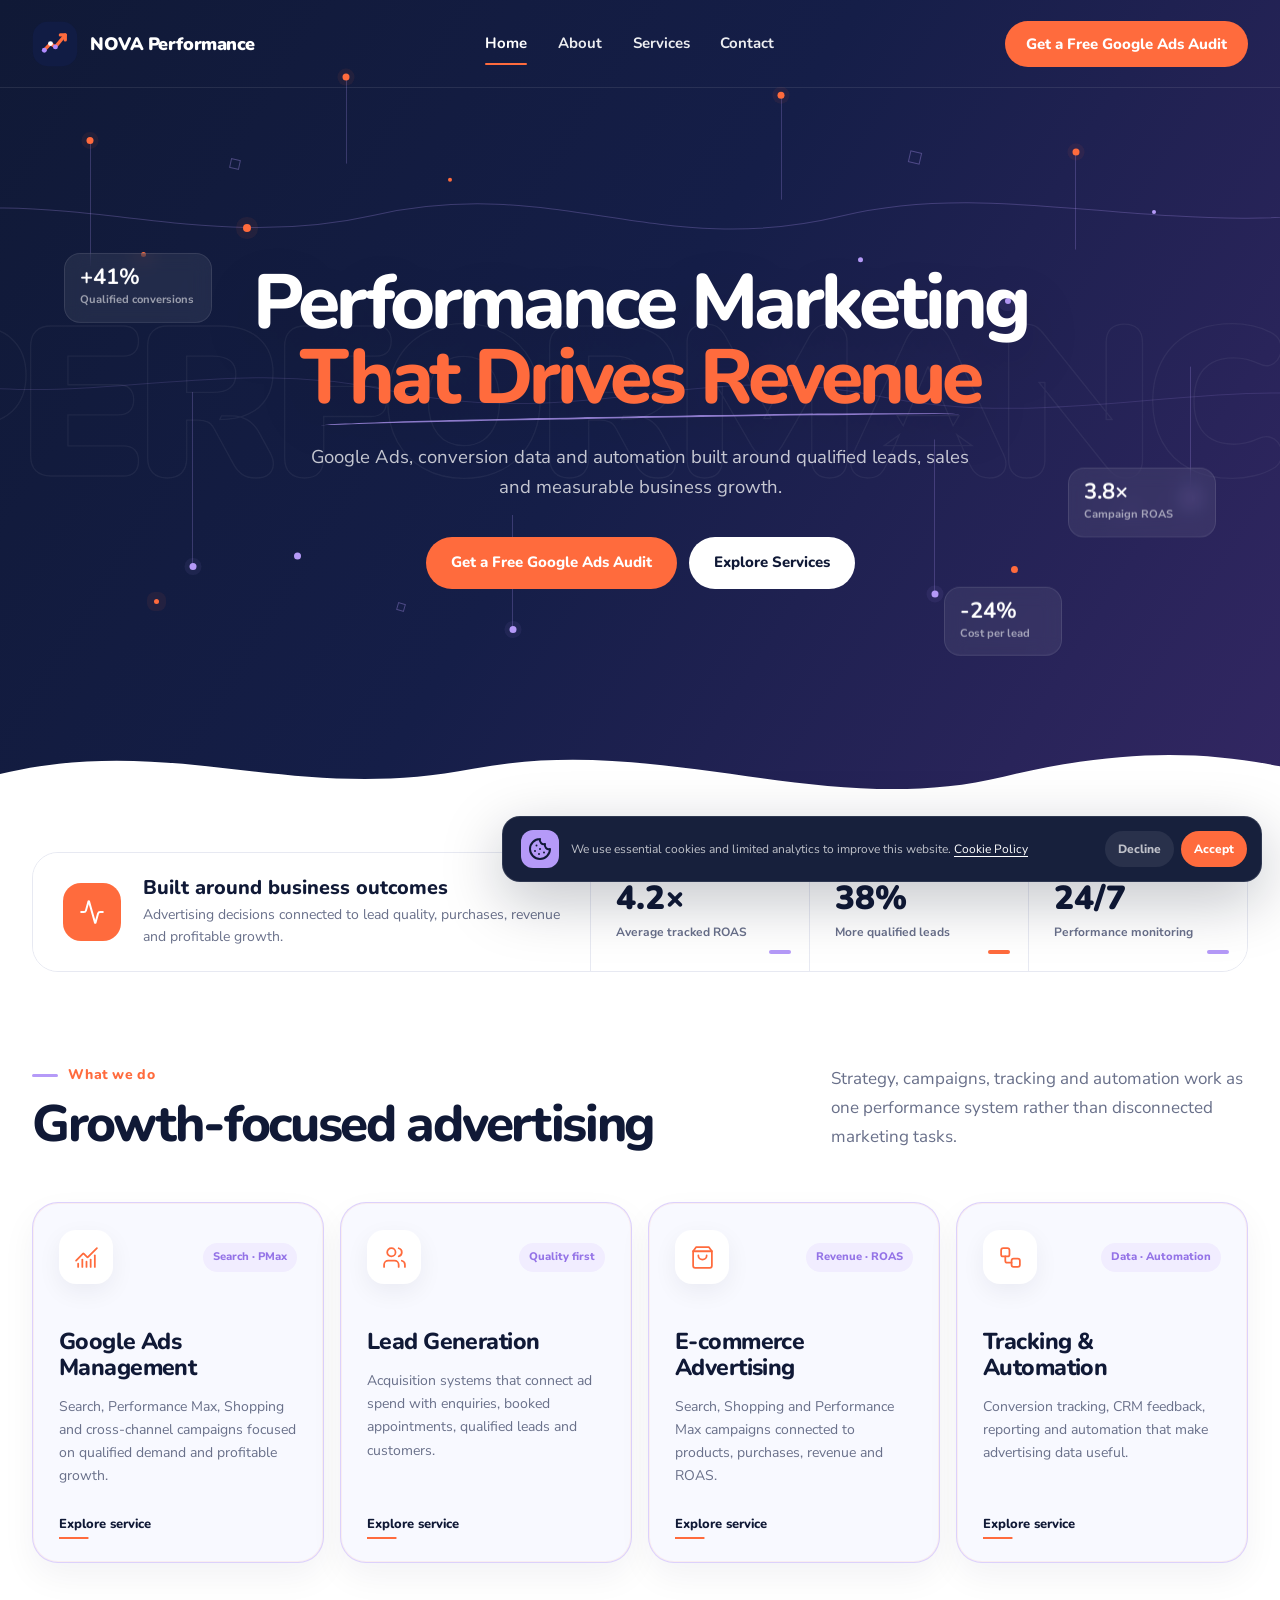
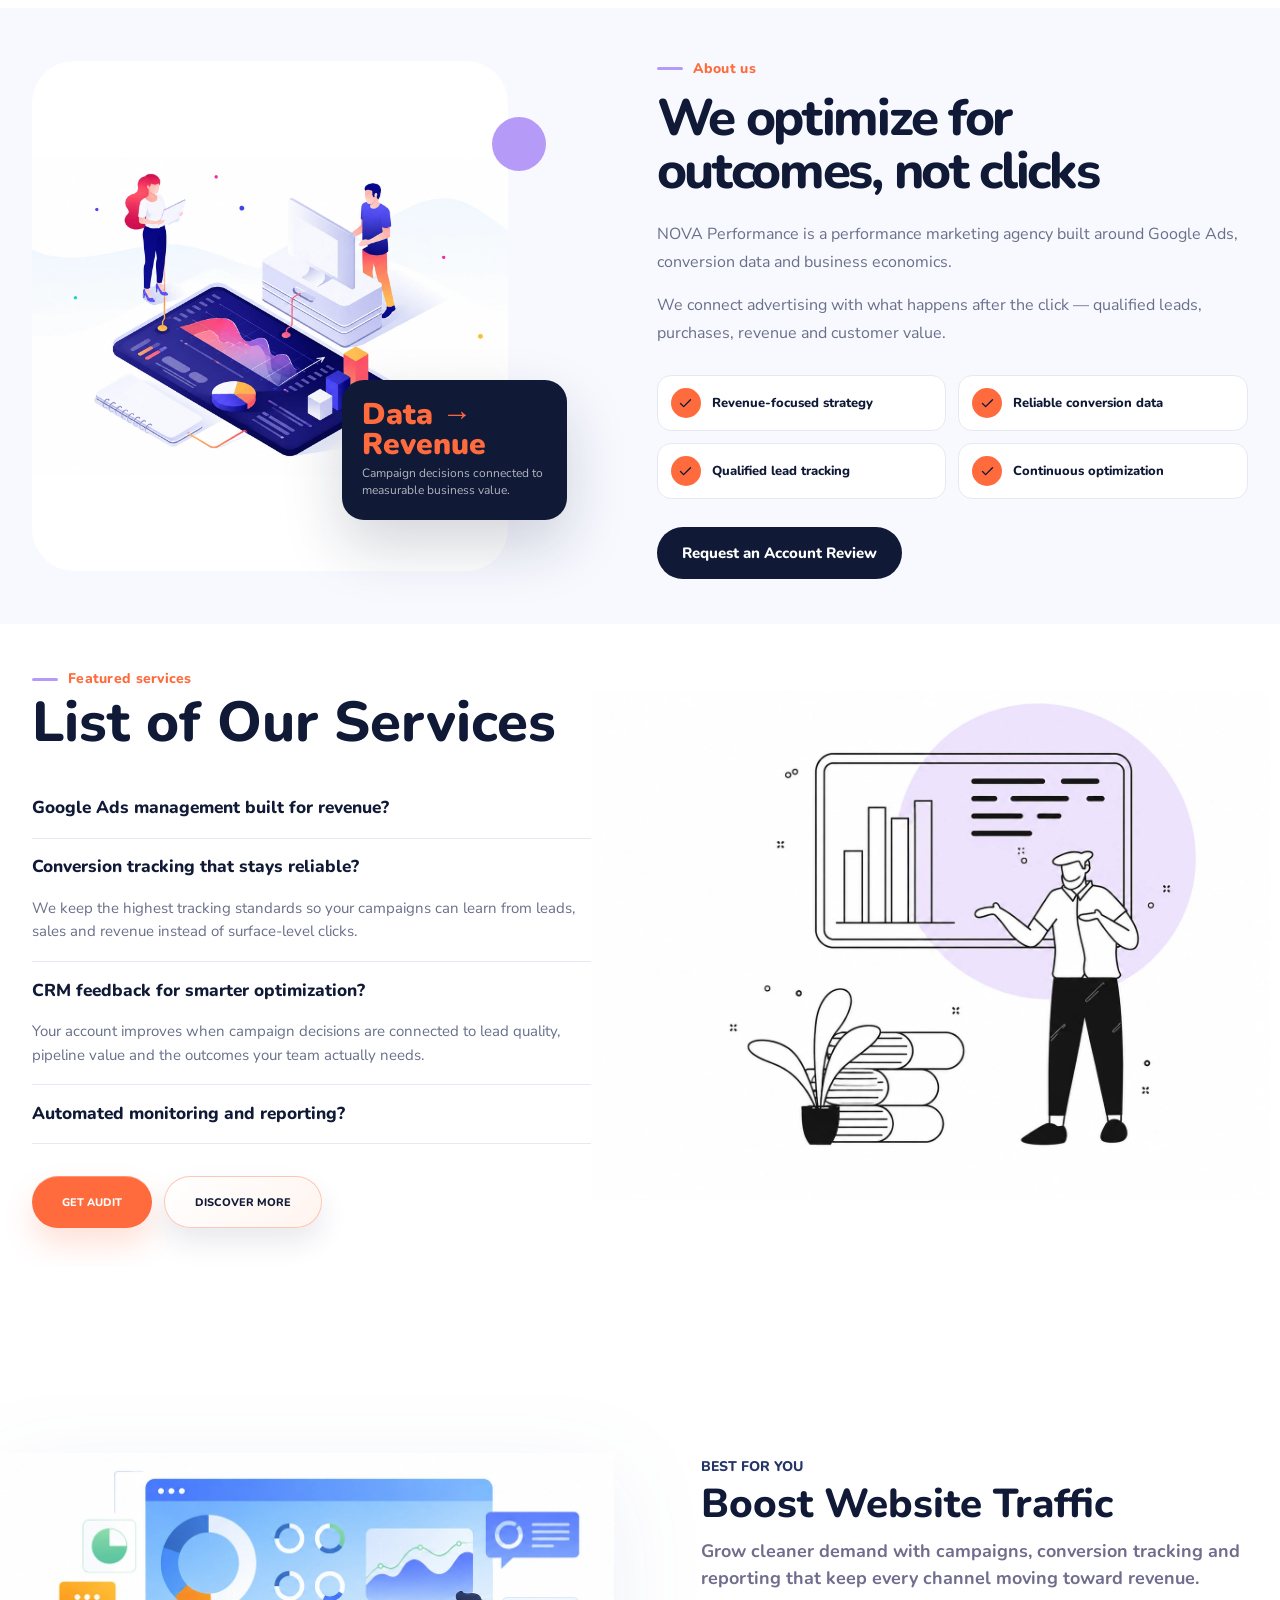
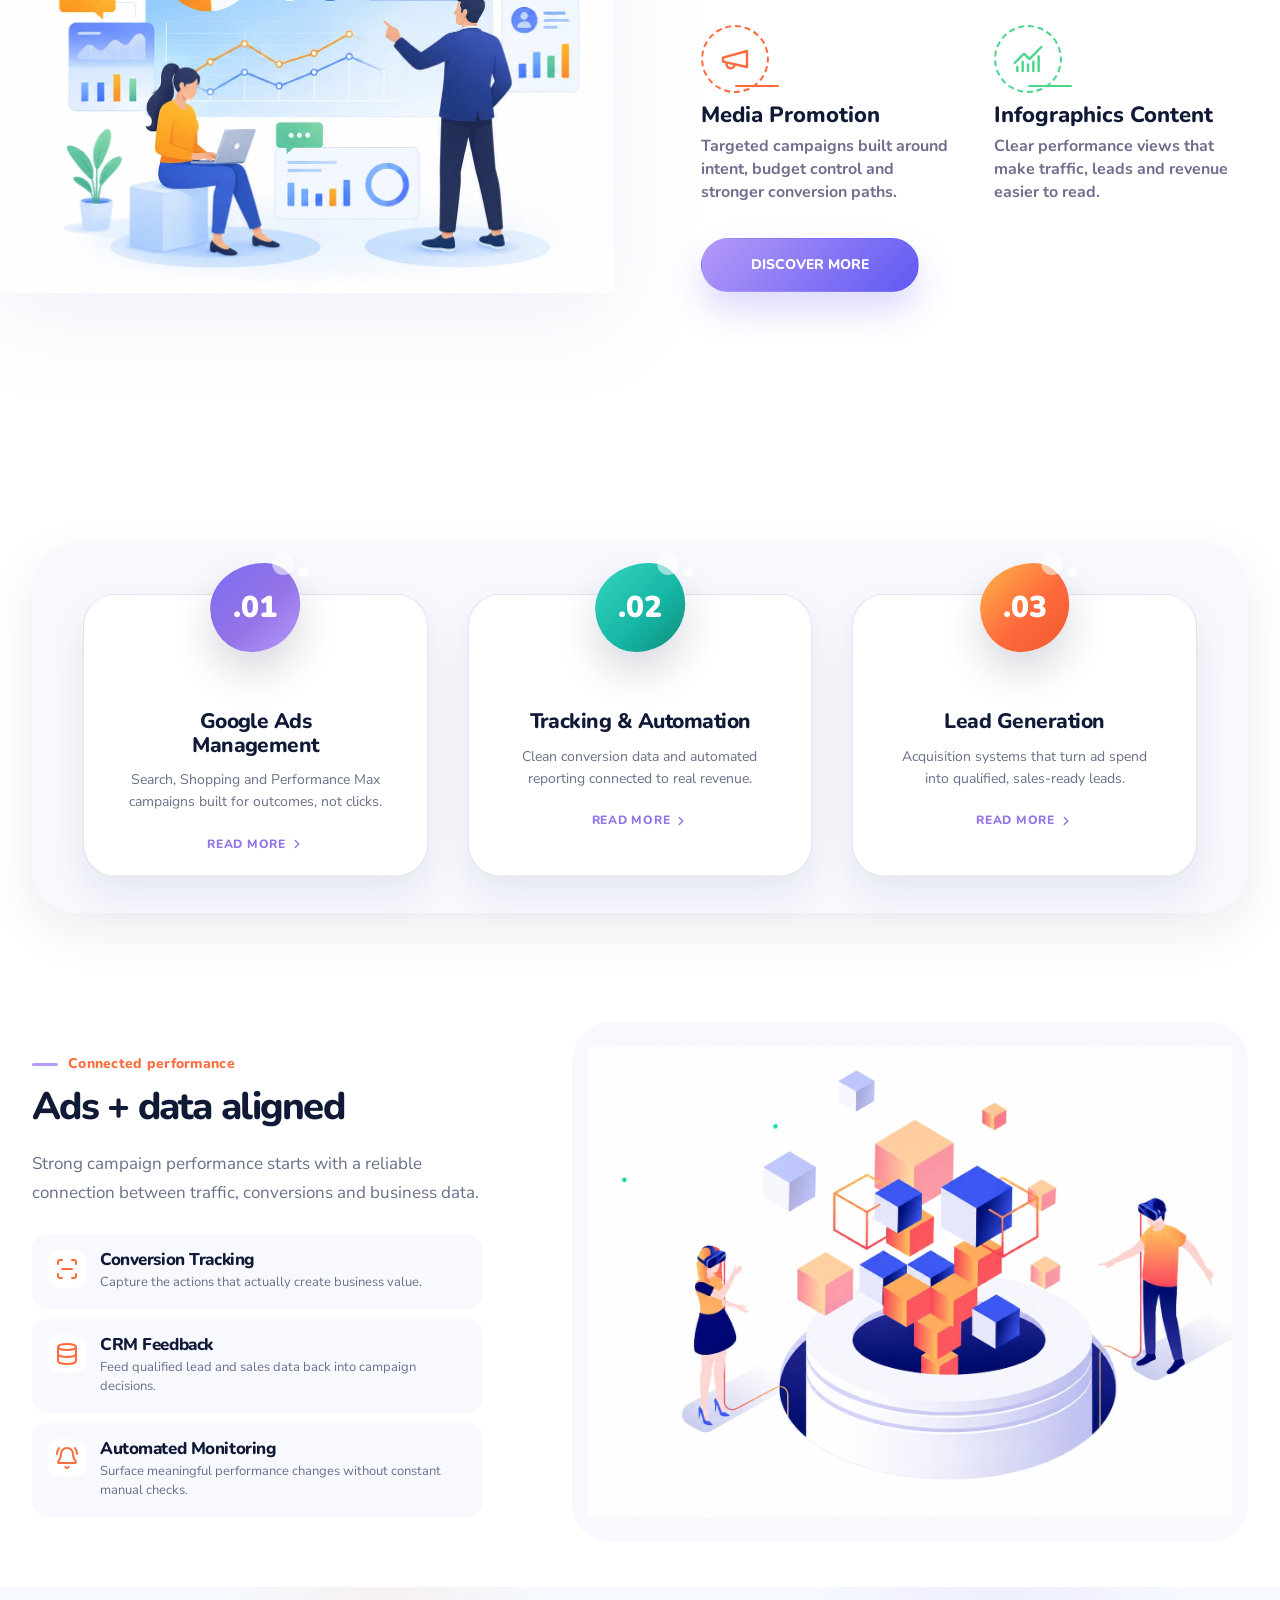
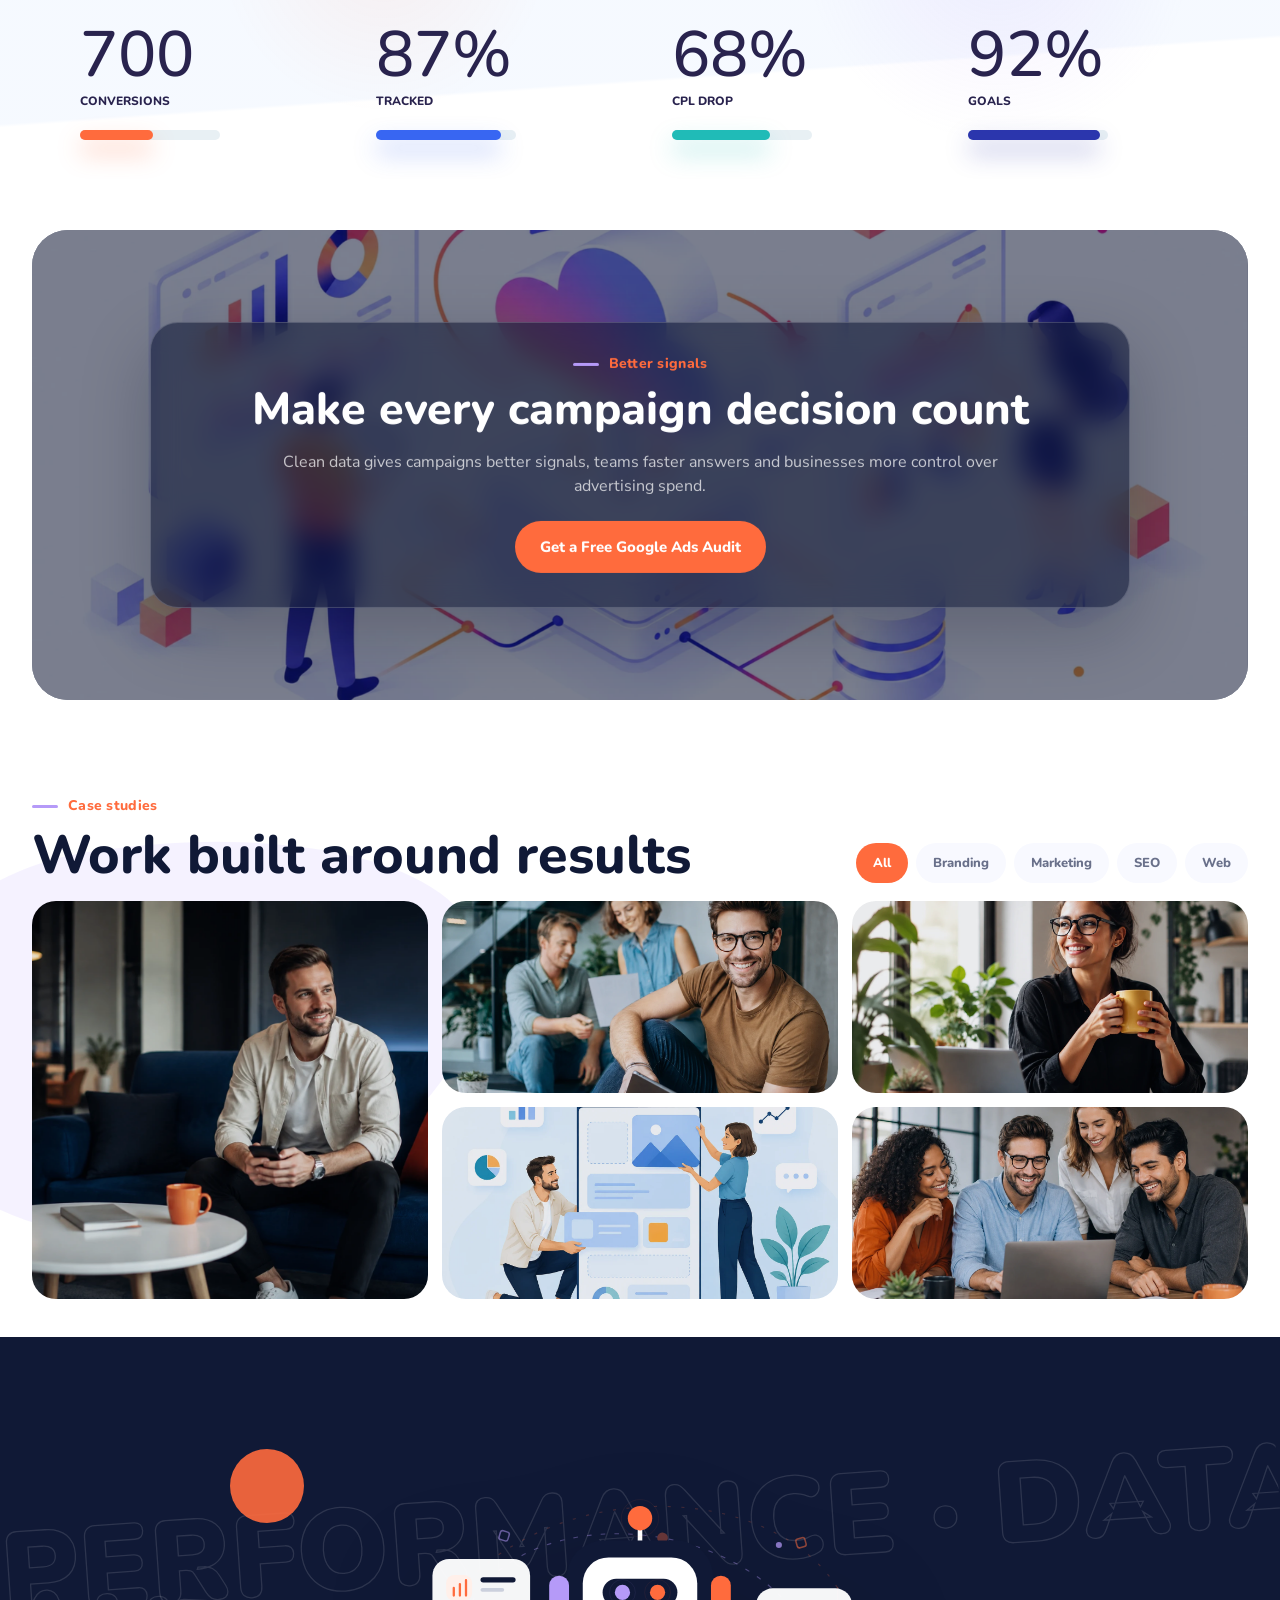
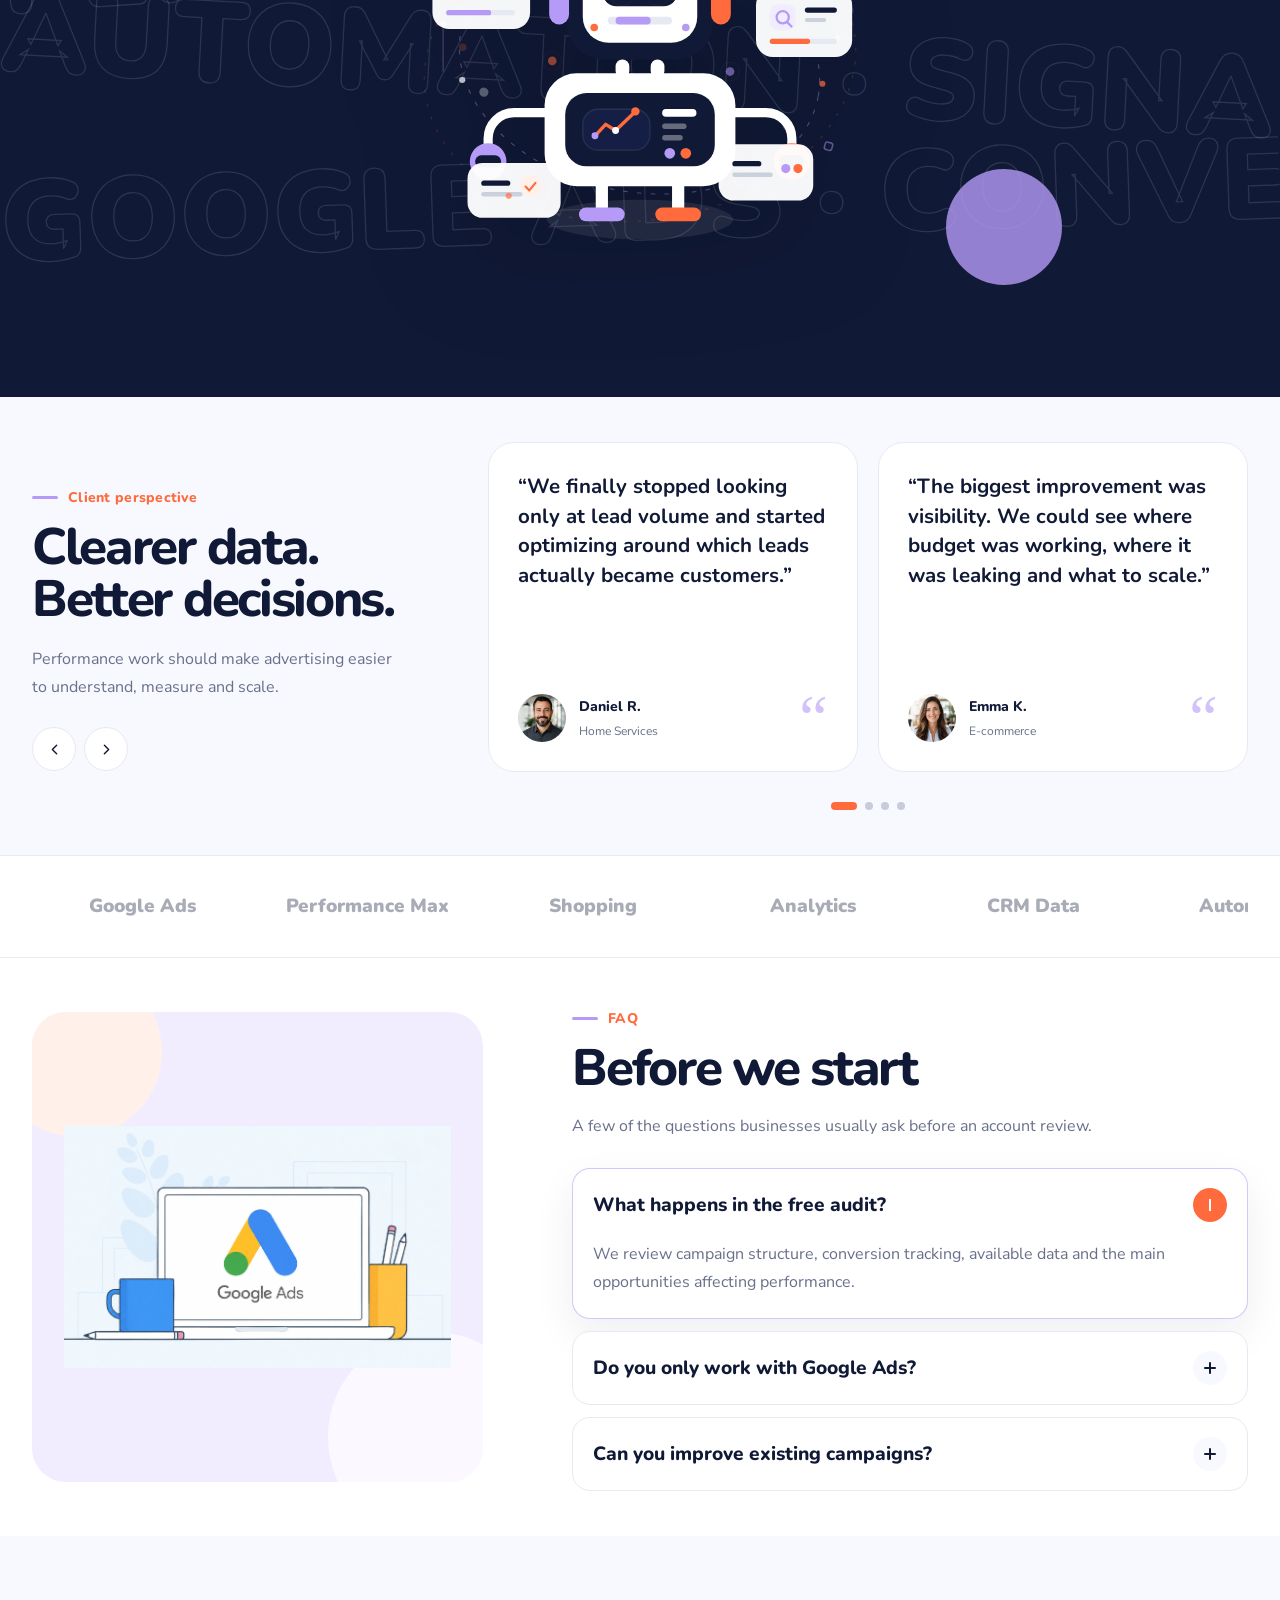
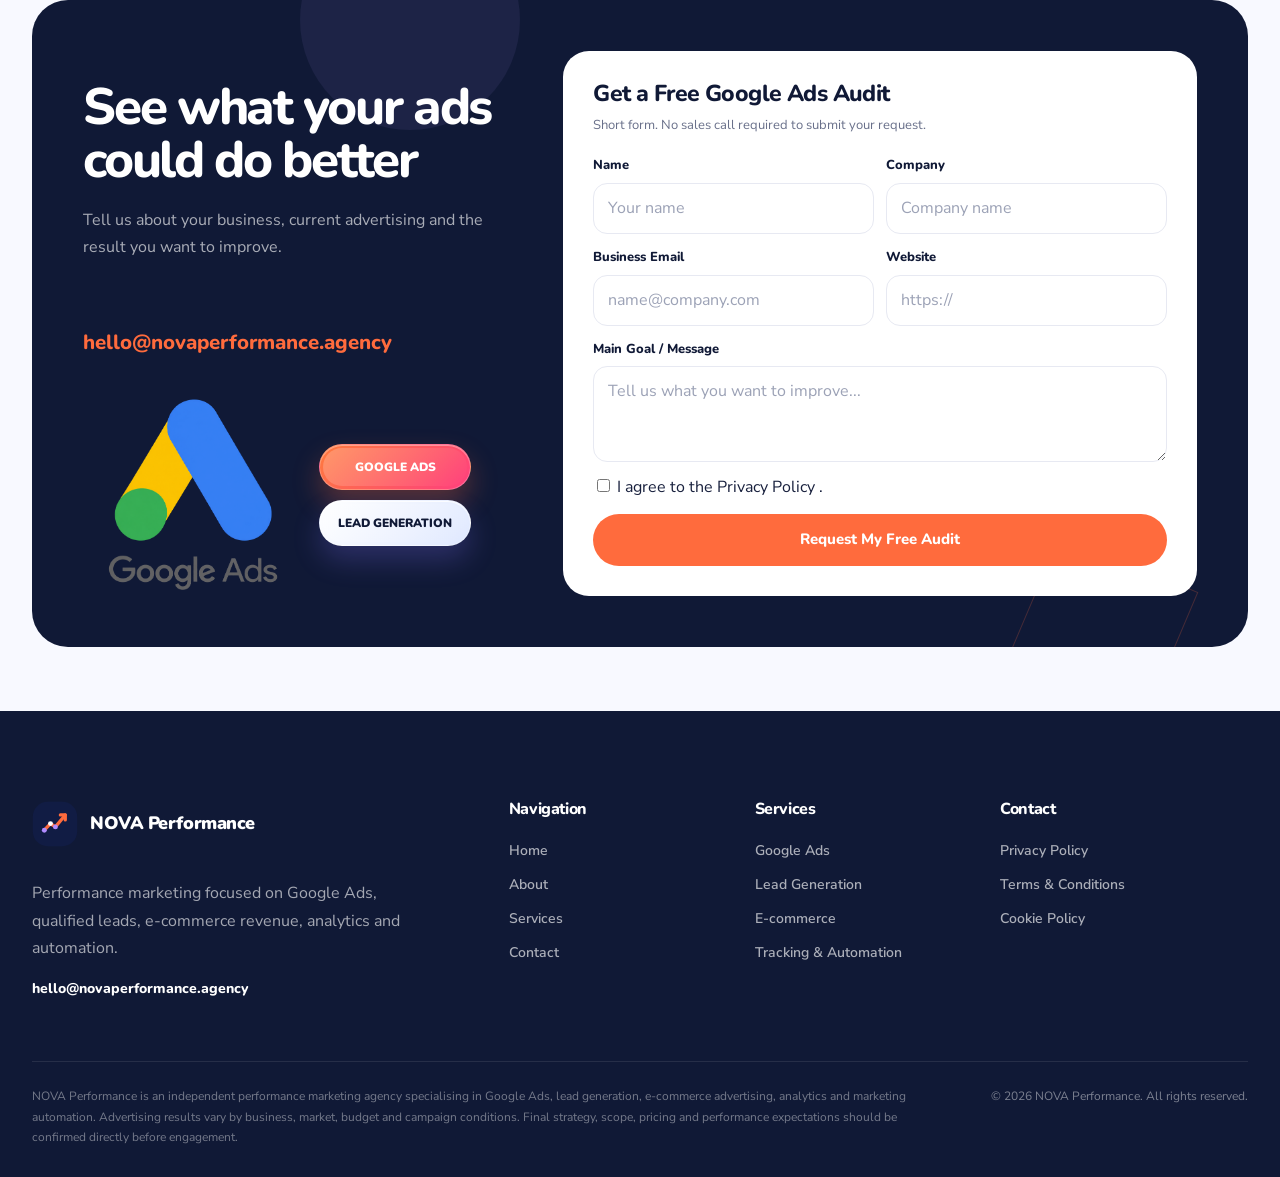
<file: index.html>
<!DOCTYPE html>
<html lang="en">
<head>
    <meta charset="UTF-8">

    <meta
        name="viewport"
        content="width=device-width, initial-scale=1.0"
    >

    <meta
        name="description"
        content="Performance marketing agency specializing in Google Ads, lead generation, e-commerce advertising, analytics and marketing automation."
    >

    <meta
        name="theme-color"
        content="#101936"
    >

    <title>{companyName} — Performance Marketing Agency</title>

    

    <link
        rel="icon"
        type="image/png"
        href="assets/icons/favicon.png"
        data-config-favicon
    >

    <link
        rel="stylesheet"
        href="assets/vendor/swiper-bundle.min.css"
    >


    

    <link
        rel="stylesheet"
        href="assets/css/global.css"
    >

    <link
        rel="stylesheet"
        href="assets/css/index.css"
    >
</head>


<body data-page="home">

    <a
        class="skip-link"
        href="#main"
    >
        Skip to content
    </a>


    

    <header
        class="site-header"
        id="site-header"
    >
        <div class="container">

            <div class="site-header__inner">

                

                <a
                    class="site-logo"
                    href="index.html"
                    aria-label="{companyName} home" data-config-aria-label="companyName" data-config-suffix=" home"
                >
                    <img
                        class="site-logo__mark"
                        src="assets/icons/logo.svg"
                        alt=""
                        width="46"
                        height="46"
                        data-config-logo
                    >

                    <span
                        class="site-logo__name"
                        data-config-text="companyName"
                    >
                        {companyName}
                    </span>
                </a>


                

                <nav
                    class="site-nav"
                    aria-label="Primary navigation"
                >
                    <ul class="site-nav__list">

                        <li class="site-nav__item">
                            <a
                                class="site-nav__link is-active"
                                href="index.html">
                                Home
                            </a>
                        </li>

                        <li class="site-nav__item">
                            <a
                                class="site-nav__link"
                                href="#about">
                                About
                            </a>
                        </li>

                        <li class="site-nav__item">

                            <a
                                class="site-nav__link"
                                href="#services"
                                aria-haspopup="true">
                                Services
                            </a>

                            <div class="site-nav__dropdown">

                                <a href="google-ads-management.html" data-config-href="services.googleAds.url" data-config-text="services.googleAds.title">
                                    Google Ads Management
                                </a>

                                <a href="lead-generation.html" data-config-href="services.leadGeneration.url" data-config-text="services.leadGeneration.title">
                                    Lead Generation
                                </a>

                                <a href="ecommerce-advertising.html" data-config-href="services.ecommerce.url" data-config-text="services.ecommerce.title">
                                    E-commerce Advertising
                                </a>

                                <a href="tracking-automation.html" data-config-href="services.trackingAutomation.url" data-config-text="services.trackingAutomation.title">
                                    Tracking &amp; Automation
                                </a>

                            </div>

                        </li>

                        <li class="site-nav__item">
                            <a
                                class="site-nav__link"
                                href="#contact">
                                Contact
                            </a>
                        </li>

                    </ul>
                </nav>


                

                <div class="site-header__actions">

                    <a
                        class="btn btn--primary site-header__cta"
                        href="#contact"
                    >
                        <span data-config-text="primaryCTA">Get a Free Audit</span>
                    </a>

                    <button
                        class="menu-toggle"
                        type="button"
                        aria-label="Open menu"
                        aria-expanded="false"
                        aria-controls="mobile-menu"
                        data-menu-toggle
                    >
                        <span
                            class="menu-toggle__lines"
                            aria-hidden="true"
                        >
                            <span></span>
                        </span>
                    </button>

                </div>

            </div>

        </div>
    </header>


    

    <div
        class="mobile-menu"
        id="mobile-menu"
        aria-hidden="true"
        data-mobile-menu
    >

        <div class="mobile-menu__inner">

            <div>

                <nav
                    class="mobile-menu__nav"
                    aria-label="Mobile navigation"
                >

                    <a
                        class="mobile-menu__link"
                        href="index.html">
                        Home
                    </a>

                    <a
                        class="mobile-menu__link"
                        href="#about">
                        About
                    </a>

                    <button
                        class="mobile-menu__link mobile-menu__link--services"
                        type="button"
                        aria-expanded="false"
                        aria-controls="mobile-services"
                        data-mobile-services-toggle
                    >
                        <span>Services</span>
                        <i data-lucide="chevron-down"></i>
                    </button>

                    <div
                        class="mobile-menu__services"
                        id="mobile-services"
                        data-mobile-services
                    >

                    <a
                        class="mobile-menu__service"
                        href="google-ads-management.html" data-config-href="services.googleAds.url"
                     data-config-text="services.googleAds.shortTitle">
                        Google Ads
                    </a>

                    <a
                        class="mobile-menu__service"
                        href="lead-generation.html" data-config-href="services.leadGeneration.url"
                     data-config-text="services.leadGeneration.title">
                        Lead Generation
                    </a>

                    <a
                        class="mobile-menu__service"
                        href="ecommerce-advertising.html" data-config-href="services.ecommerce.url"
                     data-config-text="services.ecommerce.shortTitle">
                        E-commerce
                    </a>

                    <a
                        class="mobile-menu__service"
                        href="tracking-automation.html" data-config-href="services.trackingAutomation.url"
                     data-config-text="services.trackingAutomation.title">
                        Tracking &amp; Automation
                    </a>
                    </div>

                    <a
                        class="mobile-menu__link"
                        href="#contact">
                        Contact
                    </a>
                </nav>

            </div>


            <div class="mobile-menu__meta">

                <a
                    class="mobile-menu__email"
                    href="mailto:"
                    data-config-email-link
                >
                    <span data-config-text="email">
                        Email us
                    </span>
                </a>

            </div>

        </div>

    </div>


    

    <main id="main">


        <section
            class="page-hero home-hero"
            id="home"
        >

            

            <div
                class="page-hero__word"
                aria-hidden="true"
            >
                PERFORMANCE
            </div>


            

            <div
                class="decor-lines"
                aria-hidden="true"
            >

                <span
                    class="decor-line"
                    style="
                        --line-left: 7%;
                        --line-top: 18%;
                        --line-height: 125px;
                        --line-duration: 9s;
                    "
                ></span>

                <span
                    class="decor-line"
                    style="
                        --line-left: 15%;
                        --line-top: 48%;
                        --line-height: 174px;
                        --line-duration: 11s;
                        --line-delay: -3s;
                    "
                ></span>

                <span
                    class="decor-line"
                    style="
                        --line-left: 27%;
                        --line-top: 10%;
                        --line-height: 86px;
                        --line-duration: 8s;
                        --line-delay: -2s;
                    "
                ></span>

                <span
                    class="decor-line"
                    style="
                        --line-left: 40%;
                        --line-top: 62%;
                        --line-height: 114px;
                        --line-duration: 10s;
                        --line-delay: -5s;
                    "
                ></span>

                <span
                    class="decor-line"
                    style="
                        --line-left: 61%;
                        --line-top: 12%;
                        --line-height: 104px;
                        --line-duration: 12s;
                        --line-delay: -4s;
                    "
                ></span>

                <span
                    class="decor-line"
                    style="
                        --line-left: 73%;
                        --line-top: 54%;
                        --line-height: 154px;
                        --line-duration: 9s;
                        --line-delay: -1s;
                    "
                ></span>

                <span
                    class="decor-line"
                    style="
                        --line-left: 84%;
                        --line-top: 18%;
                        --line-height: 97px;
                        --line-duration: 11s;
                        --line-delay: -6s;
                    "
                ></span>

                <span
                    class="decor-line"
                    style="
                        --line-left: 93%;
                        --line-top: 45%;
                        --line-height: 131px;
                        --line-duration: 10s;
                        --line-delay: -2s;
                    "
                ></span>


                

                <span
                    class="decor-dot"
                    style="
                        --dot-left: 11%;
                        --dot-top: 31%;
                    "
                ></span>

                <span
                    class="decor-dot decor-dot--lilac"
                    style="
                        --dot-left: 23%;
                        --dot-top: 67%;
                        --dot-size: 7px;
                        --dot-delay: -2s;
                    "
                ></span>

                <span
                    class="decor-dot"
                    style="
                        --dot-left: 35%;
                        --dot-top: 21%;
                        --dot-size: 4px;
                        --dot-delay: -4s;
                    "
                ></span>

                <span
                    class="decor-dot decor-dot--lilac"
                    style="
                        --dot-left: 67%;
                        --dot-top: 31%;
                        --dot-size: 5px;
                        --dot-delay: -3s;
                    "
                ></span>

                <span
                    class="decor-dot"
                    style="
                        --dot-left: 79%;
                        --dot-top: 69%;
                        --dot-size: 7px;
                    "
                ></span>

                <span
                    class="decor-dot decor-dot--lilac"
                    style="
                        --dot-left: 90%;
                        --dot-top: 26%;
                        --dot-size: 4px;
                    "
                ></span>


                

                <span
                    class="decor-square"
                    style="
                        --square-left: 18%;
                        --square-top: 20%;
                    "
                ></span>

                <span
                    class="decor-square"
                    style="
                        --square-left: 31%;
                        --square-top: 73%;
                        --square-size: 8px;
                        --square-delay: -4s;
                    "
                ></span>

                <span
                    class="decor-square"
                    style="
                        --square-left: 71%;
                        --square-top: 19%;
                        --square-size: 12px;
                        --square-delay: -2s;
                    "
                ></span>

                <span
                    class="decor-square"
                    style="
                        --square-left: 88%;
                        --square-top: 61%;
                        --square-size: 8px;
                        --square-delay: -5s;
                    "
                ></span>

            </div>


            

            <div
                class="hero-wave-line hero-wave-line--one"
                aria-hidden="true"
            >
                <svg
                    viewBox="0 0 1600 120"
                    preserveAspectRatio="none"
                >
                    <path
                        d="
                            M0 69
                            C190 12 330 109 523 59
                            C713 10 820 113 1010 60
                            C1195 9 1380 103 1600 40
                        "
                    />
                </svg>
            </div>


            

            <div
                class="hero-wave-line hero-wave-line--two"
                aria-hidden="true"
            >
                <svg
                    viewBox="0 0 1600 120"
                    preserveAspectRatio="none"
                >
                    <path
                        d="
                            M0 38
                            C213 98 343 14 540 62
                            C744 111 855 24 1046 68
                            C1248 115 1398 34 1600 79
                        "
                    />
                </svg>
            </div>


            

            <div
                class="home-hero__floating-card home-hero__floating-card--one"
                aria-hidden="true"
            >
                <strong>+41%</strong>
                <span>Qualified conversions</span>
            </div>

            <div
                class="home-hero__floating-card home-hero__floating-card--two"
                aria-hidden="true"
            >
                <strong>3.8×</strong>
                <span>Campaign ROAS</span>
            </div>

            <div
                class="home-hero__floating-card home-hero__floating-card--three"
                aria-hidden="true"
            >
                <strong>-24%</strong>
                <span>Cost per lead</span>
            </div>


            <span
                class="home-hero__signal home-hero__signal--one"
                aria-hidden="true"
            ></span>

            <span
                class="home-hero__signal home-hero__signal--two"
                aria-hidden="true"
            ></span>

            <span
                class="home-hero__signal home-hero__signal--three"
                aria-hidden="true"
            ></span>


            

            <div class="container">

                <div class="page-hero__inner">

                    <h1
                        class="page-hero__title"
                        data-hero-title
                    >
                        Performance Marketing
                        <span class="home-hero__accent">
                            That Drives Revenue
                        </span>
                    </h1>

                    <p
                        class="page-hero__text"
                        data-hero-text
                    >
                        Google Ads, conversion data and automation
                        built around qualified leads, sales and
                        measurable business growth.
                    </p>

                    <div
                        class="page-hero__actions"
                        data-hero-actions
                    >
                        <a
                            class="btn btn--primary"
                            href="#contact"
                        >
                            <span data-config-text="primaryCTA">Get a Free Audit</span>
                        </a>

                        <a
                            class="btn btn--light"
                            href="#services"
                        >
                            Explore Services
                        </a>
                    </div>

                </div>

            </div>


            

            <div
                class="page-hero__wave"
                aria-hidden="true"
            >
                <svg
                    viewBox="0 0 1600 180"
                    preserveAspectRatio="none"
                >
                    <path
                        d="
                            M0 102
                            C218 42 363 144 592 94
                            C828 43 1029 166 1253 105
                            C1401 65 1503 69 1600 91
                            V180
                            H0
                            Z
                        "
                    />
                </svg>
            </div>

        </section>


        <section class="home-intro">

            <div class="container">

                <div
                    class="home-intro__grid reveal"
                >

                    <div class="home-intro__lead">

                        <div
                            class="home-intro__lead-icon"
                            aria-hidden="true"
                        >
                            <i data-lucide="activity"></i>
                        </div>

                        <div class="home-intro__lead-copy">

                            <strong>
                                Built around business outcomes
                            </strong>

                            <p>
                                Advertising decisions connected to
                                lead quality, purchases, revenue and
                                profitable growth.
                            </p>

                        </div>

                    </div>


                    <div class="home-intro__metric">
                        <strong data-counter="4.2" data-counter-suffix="×">0</strong>
                        <span>Average tracked ROAS</span>
                    </div>

                    <div class="home-intro__metric">
                        <strong data-counter="38" data-counter-suffix="%">0</strong>
                        <span>More qualified leads</span>
                    </div>

                    <div class="home-intro__metric">
                        <strong data-counter="24" data-counter-suffix="/7">0</strong>
                        <span>Performance monitoring</span>
                    </div>

                </div>

            </div>

        </section>


        

        <section
            class="section home-services"
            id="services"
        >

            <div class="container">

                <div class="home-services__header">

                    <div>

                        <span
                            class="section-label reveal"
                        >
                            What we do
                        </span>

                        <h2
                            class="home-services__title reveal"
                        >
                            Growth-focused advertising
                        </h2>

                    </div>

                    <p
                        class="home-services__intro reveal"
                    >
                        Strategy, campaigns, tracking and automation
                        work as one performance system rather than
                        disconnected marketing tasks.
                    </p>

                </div>


                <div class="home-services__grid">


                    

                    <article
                        class="service-card reveal"
                    >

                        <div class="service-card__top">

                            <div class="service-card__icon">
                                <i data-lucide="chart-no-axes-combined"></i>
                            </div>

                            <span class="service-card__tag">
                                Search · PMax
                            </span>

                        </div>

                        <div class="service-card__content">

                            <h3
                                class="service-card__title"
                                data-config-text="services.googleAds.title"
                            >
                                Google Ads Management
                            </h3>

                            <p class="service-card__text">
                                Search, Performance Max, Shopping
                                and cross-channel campaigns focused
                                on qualified demand and profitable growth.
                            </p>

                            <a
                                class="service-card__link"
                                href="google-ads-management.html" data-config-href="services.googleAds.url"
                            >
                                Explore service
                            </a>

                        </div>

                        <div
                            class="service-card__marquee"
                            aria-hidden="true"
                        >
                            <div class="service-card__marquee-track">
                                <span>GOOGLE ADS · PERFORMANCE · </span>
                                <span>GOOGLE ADS · PERFORMANCE · </span>
                            </div>
                        </div>

                    </article>


                    

                    <article
                        class="service-card reveal"
                    >

                        <div class="service-card__top">

                            <div class="service-card__icon">
                                <i data-lucide="users"></i>
                            </div>

                            <span class="service-card__tag">
                                Quality first
                            </span>

                        </div>

                        <div class="service-card__content">

                            <h3
                                class="service-card__title"
                                data-config-text="services.leadGeneration.title"
                            >
                                Lead Generation
                            </h3>

                            <p class="service-card__text">
                                Acquisition systems that connect
                                ad spend with enquiries, booked
                                appointments, qualified leads and customers.
                            </p>

                            <a
                                class="service-card__link"
                                href="lead-generation.html" data-config-href="services.leadGeneration.url"
                            >
                                Explore service
                            </a>

                        </div>

                        <div
                            class="service-card__marquee"
                            aria-hidden="true"
                        >
                            <div class="service-card__marquee-track">
                                <span>LEADS · CPA · CONVERSION · </span>
                                <span>LEADS · CPA · CONVERSION · </span>
                            </div>
                        </div>

                    </article>


                    

                    <article
                        class="service-card reveal"
                    >

                        <div class="service-card__top">

                            <div class="service-card__icon">
                                <i data-lucide="shopping-bag"></i>
                            </div>

                            <span class="service-card__tag">
                                Revenue · ROAS
                            </span>

                        </div>

                        <div class="service-card__content">

                            <h3
                                class="service-card__title"
                                data-config-text="services.ecommerce.title"
                            >
                                E-commerce Advertising
                            </h3>

                            <p class="service-card__text">
                                Search, Shopping and Performance Max
                                campaigns connected to products,
                                purchases, revenue and ROAS.
                            </p>

                            <a
                                class="service-card__link"
                                href="ecommerce-advertising.html" data-config-href="services.ecommerce.url"
                            >
                                Explore service
                            </a>

                        </div>

                        <div
                            class="service-card__marquee"
                            aria-hidden="true"
                        >
                            <div class="service-card__marquee-track">
                                <span>SHOPPING · REVENUE · ROAS · </span>
                                <span>SHOPPING · REVENUE · ROAS · </span>
                            </div>
                        </div>

                    </article>


                    

                    <article
                        class="service-card reveal"
                    >

                        <div class="service-card__top">

                            <div class="service-card__icon">
                                <i data-lucide="workflow"></i>
                            </div>

                            <span class="service-card__tag">
                                Data · Automation
                            </span>

                        </div>

                        <div class="service-card__content">

                            <h3
                                class="service-card__title"
                                data-config-text="services.trackingAutomation.title"
                            >
                                Tracking &amp; Automation
                            </h3>

                            <p class="service-card__text">
                                Conversion tracking, CRM feedback,
                                reporting and automation that make
                                advertising data useful.
                            </p>

                            <a
                                class="service-card__link"
                                href="tracking-automation.html" data-config-href="services.trackingAutomation.url"
                            >
                                Explore service
                            </a>

                        </div>

                        <div
                            class="service-card__marquee"
                            aria-hidden="true"
                        >
                            <div class="service-card__marquee-track">
                                <span>DATA · TRACKING · AUTOMATION · </span>
                                <span>DATA · TRACKING · AUTOMATION · </span>
                            </div>
                        </div>

                    </article>

                </div>

            </div>

        </section>


        

        <section
            class="section home-about"
            id="about"
        >

            <div class="container">

                <div class="home-about__grid">


                    

                    <div
                        class="home-about__visual reveal"
                    >

                        <div class="home-about__visual-main">

                            <img
                                src="assets/img/about/about-traffic.webp"
                                alt="Website traffic analytics illustration"
                                width="1536"
                                height="1024"
                                loading="lazy"
                            >

                        </div>

                        <div
                            class="home-about__visual-dot"
                            aria-hidden="true"
                        ></div>

                        <div class="home-about__visual-card">

                            <strong>Data → Revenue</strong>

                            <span>
                                Campaign decisions connected
                                to measurable business value.
                            </span>

                        </div>

                    </div>


                    

                    <div class="home-about__content">

                        <span
                            class="section-label reveal"
                        >
                            About us
                        </span>

                        <h2 class="reveal"
                        >
                            We optimize for outcomes,
                            not clicks
                        </h2>


                        <div
                            class="home-about__copy reveal"
                        >

                            <p>
                                {companyName} is a performance
                                marketing agency built around Google Ads,
                                conversion data and business economics.
                            </p>

                            <p>
                                We connect advertising with what happens
                                after the click — qualified leads,
                                purchases, revenue and customer value.
                            </p>

                        </div>


                        <div
                            class="home-about__features reveal"
                        >

                            <div class="home-about__feature">

                                <span class="home-about__feature-icon">
                                    <i data-lucide="check"></i>
                                </span>

                                <span>
                                    Revenue-focused strategy
                                </span>

                            </div>

                            <div class="home-about__feature">

                                <span class="home-about__feature-icon">
                                    <i data-lucide="check"></i>
                                </span>

                                <span>
                                    Reliable conversion data
                                </span>

                            </div>

                            <div class="home-about__feature">

                                <span class="home-about__feature-icon">
                                    <i data-lucide="check"></i>
                                </span>

                                <span>
                                    Qualified lead tracking
                                </span>

                            </div>

                            <div class="home-about__feature">

                                <span class="home-about__feature-icon">
                                    <i data-lucide="check"></i>
                                </span>

                                <span>
                                    Continuous optimization
                                </span>

                            </div>

                        </div>


                        <div
                            class="home-about__actions reveal"
                        >

                            <a
                                class="btn btn--dark"
                                href="#contact"
                            >
                                Request an Account Review
                            </a>

                        </div>

                    </div>

                </div>

            </div>

        </section>


        <section
            class="section home-service-list"
            aria-labelledby="featured-services-title"
        >

            <div class="container">

                <div class="home-service-list__grid">

                    <div class="home-service-list__content">

                        <span
                            class="section-label reveal"
                        >
                            Featured services
                        </span>

                        <h2 class="reveal"
                            id="featured-services-title"
                        >
                            List of Our Services
                        </h2>

                        <div
                            class="home-service-list__accordion accordion"
                            data-accordion
                            data-accordion-multiple
                        >

                            <article class="accordion-item">

                                <button
                                    class="accordion-trigger"
                                    type="button"
                                    aria-expanded="false"
                                >

                                    <span class="accordion-trigger__title">
                                        Google Ads management built for revenue?
                                    </span>

                                    <span
                                        class="accordion-trigger__icon"
                                        aria-hidden="true"
                                    ></span>

                                </button>

                                <div class="accordion-content">

                                    <div class="accordion-content__inner">

                                        <div class="accordion-content__body">
                                            Search, Shopping and Performance Max
                                            campaigns structured around profit,
                                            qualified demand and cleaner growth.
                                        </div>

                                    </div>

                                </div>

                            </article>

                            <article class="accordion-item is-open">

                                <button
                                    class="accordion-trigger"
                                    type="button"
                                    aria-expanded="true"
                                >

                                    <span class="accordion-trigger__title">
                                        Conversion tracking that stays reliable?
                                    </span>

                                    <span
                                        class="accordion-trigger__icon"
                                        aria-hidden="true"
                                    ></span>

                                </button>

                                <div class="accordion-content">

                                    <div class="accordion-content__inner">

                                        <div class="accordion-content__body">
                                            We keep the highest tracking
                                            standards so your campaigns can
                                            learn from leads, sales and revenue
                                            instead of surface-level clicks.
                                        </div>

                                    </div>

                                </div>

                            </article>

                            <article class="accordion-item is-open">

                                <button
                                    class="accordion-trigger"
                                    type="button"
                                    aria-expanded="true"
                                >

                                    <span class="accordion-trigger__title">
                                        CRM feedback for smarter optimization?
                                    </span>

                                    <span
                                        class="accordion-trigger__icon"
                                        aria-hidden="true"
                                    ></span>

                                </button>

                                <div class="accordion-content">

                                    <div class="accordion-content__inner">

                                        <div class="accordion-content__body">
                                            Your account improves when campaign
                                            decisions are connected to lead
                                            quality, pipeline value and the
                                            outcomes your team actually needs.
                                        </div>

                                    </div>

                                </div>

                            </article>

                            <article class="accordion-item">

                                <button
                                    class="accordion-trigger"
                                    type="button"
                                    aria-expanded="false"
                                >

                                    <span class="accordion-trigger__title">
                                        Automated monitoring and reporting?
                                    </span>

                                    <span
                                        class="accordion-trigger__icon"
                                        aria-hidden="true"
                                    ></span>

                                </button>

                                <div class="accordion-content">

                                    <div class="accordion-content__inner">

                                        <div class="accordion-content__body">
                                            Dashboards and alerts keep the
                                            important changes visible without
                                            making your team chase reports.
                                        </div>

                                    </div>

                                </div>

                            </article>

                        </div>

                        <div
                            class="home-service-list__actions reveal"
                        >
                            <a
                                class="btn btn--primary home-service-list__button"
                                href="#contact"
                            >
                                Get audit
                            </a>

                            <a
                                class="btn btn--outline home-service-list__button"
                                href="#services"
                            >
                                Discover more
                            </a>
                        </div>

                    </div>

                    <div
                        class="home-service-list__visual reveal"
                    >

                        <img
                            src="assets/img/services/featured-services.webp"
                            alt="Featured marketing services illustration"
                            width="1448"
                            height="1086"
                            loading="lazy"
                        >

                    </div>

                </div>

            </div>

        </section>


        <section
            class="section traffic-boost"
            id="traffic-boost"
            aria-labelledby="traffic-boost-title"
        >

            <div class="container">

                <div class="traffic-boost__grid">

                    <div class="traffic-boost__visual">
                        <img
                            src="assets/img/services/boost-traffic-showcase.webp"
                            alt="Marketing analytics dashboard illustration"
                            width="1240"
                            height="885"
                            loading="lazy"
                        >
                    </div>


                    <div class="traffic-boost__content">
                        <span class="section-label">
                            Best for you
                        </span>

                        <h2 id="traffic-boost-title">
                            Boost Website Traffic
                        </h2>

                        <p class="traffic-boost__lead">
                            Grow cleaner demand with campaigns,
                            conversion tracking and reporting that
                            keep every channel moving toward revenue.
                        </p>

                        <div class="traffic-boost__features">
                            <article class="traffic-boost__feature">
                                <span
                                    class="traffic-boost__icon traffic-boost__icon--orange"
                                    aria-hidden="true"
                                >
                                    <i data-lucide="megaphone"></i>
                                </span>

                                <h3>
                                    Media Promotion
                                </h3>

                                <p>
                                    Targeted campaigns built around
                                    intent, budget control and stronger
                                    conversion paths.
                                </p>
                            </article>

                            <article class="traffic-boost__feature">
                                <span
                                    class="traffic-boost__icon traffic-boost__icon--green"
                                    aria-hidden="true"
                                >
                                    <i data-lucide="chart-no-axes-combined"></i>
                                </span>

                                <h3>
                                    Infographics Content
                                </h3>

                                <p>
                                    Clear performance views that make
                                    traffic, leads and revenue easier
                                    to read.
                                </p>
                            </article>
                        </div>

                        <div class="traffic-boost__actions">
                            <a
                                class="btn btn--primary traffic-boost__button"
                                href="#contact"
                            >
                                Discover more
                            </a>
                        </div>
                    </div>

                </div>

            </div>

        </section>




        <section class="section home-highlights">

            <div class="container">

                <div class="home-highlights__panel">

                    <div class="home-highlights__grid">

                        <article
                            class="home-highlights__item reveal"
                        >

                            <div class="home-highlights__blob home-highlights__blob--violet" aria-hidden="true">
                                <span class="home-highlights__blob-dot home-highlights__blob-dot--a"></span>
                                <span class="home-highlights__blob-dot home-highlights__blob-dot--b"></span>
                                <span class="home-highlights__number">.01</span>
                            </div>

                            <h3
                                class="home-highlights__title"
                                data-config-text="services.googleAds.title"
                            >
                                Google Ads Management
                            </h3>

                            <p class="home-highlights__text">
                                Search, Shopping and Performance Max
                                campaigns built for outcomes, not clicks.
                            </p>

                            <a
                                class="home-highlights__link"
                                href="google-ads-management.html" data-config-href="services.googleAds.url"
                            >
                                Read more
                                <i data-lucide="chevron-right"></i>
                            </a>

                        </article>

                        <article
                            class="home-highlights__item reveal"
                        >

                            <div class="home-highlights__blob home-highlights__blob--teal" aria-hidden="true">
                                <span class="home-highlights__blob-dot home-highlights__blob-dot--a"></span>
                                <span class="home-highlights__blob-dot home-highlights__blob-dot--b"></span>
                                <span class="home-highlights__number">.02</span>
                            </div>

                            <h3
                                class="home-highlights__title"
                                data-config-text="services.trackingAutomation.title"
                            >
                                Tracking &amp; Automation
                            </h3>

                            <p class="home-highlights__text">
                                Clean conversion data and automated
                                reporting connected to real revenue.
                            </p>

                            <a
                                class="home-highlights__link"
                                href="tracking-automation.html" data-config-href="services.trackingAutomation.url"
                            >
                                Read more
                                <i data-lucide="chevron-right"></i>
                            </a>

                        </article>

                        <article
                            class="home-highlights__item reveal"
                        >

                            <div class="home-highlights__blob home-highlights__blob--orange" aria-hidden="true">
                                <span class="home-highlights__blob-dot home-highlights__blob-dot--a"></span>
                                <span class="home-highlights__blob-dot home-highlights__blob-dot--b"></span>
                                <span class="home-highlights__number">.03</span>
                            </div>

                            <h3
                                class="home-highlights__title"
                                data-config-text="services.leadGeneration.title"
                            >
                                Lead Generation
                            </h3>

                            <p class="home-highlights__text">
                                Acquisition systems that turn ad spend
                                into qualified, sales-ready leads.
                            </p>

                            <a
                                class="home-highlights__link"
                                href="lead-generation.html" data-config-href="services.leadGeneration.url"
                            >
                                Read more
                                <i data-lucide="chevron-right"></i>
                            </a>

                        </article>

                    </div>

                </div>

            </div>

        </section>





        <section class="section home-offer">

            <div class="container">

                <div class="home-offer__grid">


                    <div class="home-offer__content">

                        <span
                            class="section-label reveal"
                        >
                            Connected performance
                        </span>

                        <h2 class="reveal"
                        >
                            Ads + data aligned
                        </h2>

                        <p class="reveal"
                        >
                            Strong campaign performance starts
                            with a reliable connection between
                            traffic, conversions and business data.
                        </p>


                        <div
                            class="home-offer__list reveal"
                        >

                            <div class="home-offer__item">

                                <span class="home-offer__item-icon">
                                    <i data-lucide="scan-line"></i>
                                </span>

                                <div>

                                    <h3>
                                        Conversion Tracking
                                    </h3>

                                    <p>
                                        Capture the actions that actually
                                        create business value.
                                    </p>

                                </div>

                            </div>


                            <div class="home-offer__item">

                                <span class="home-offer__item-icon">
                                    <i data-lucide="database"></i>
                                </span>

                                <div>

                                    <h3>
                                        CRM Feedback
                                    </h3>

                                    <p>
                                        Feed qualified lead and sales data
                                        back into campaign decisions.
                                    </p>

                                </div>

                            </div>


                            <div class="home-offer__item">

                                <span class="home-offer__item-icon">
                                    <i data-lucide="bell-ring"></i>
                                </span>

                                <div>

                                    <h3>
                                        Automated Monitoring
                                    </h3>

                                    <p>
                                        Surface meaningful performance
                                        changes without constant manual checks.
                                    </p>

                                </div>

                            </div>

                        </div>

                    </div>


                    <div
                        class="home-offer__visual reveal"
                    >

                        <img
                            src="assets/img/offer/offer-services.webp"
                            alt="Marketing services offer illustration"
                            width="1469"
                            height="1071"
                            loading="lazy"
                        >

                    </div>

                </div>

            </div>

        </section>


        



        <section
            class="section home-performance"
            aria-label="Performance metrics"
            data-performance-stats
        >

            <div class="container">

                <div class="home-performance__grid">

                    <article
                        class="home-performance__item reveal"
                    >

                        <div class="home-performance__value">
                            <span data-counter="715">0</span>
                        </div>

                        <span class="home-performance__label">
                            CONVERSIONS
                        </span>

                        <span
                            class="home-performance__bar home-performance__bar--orange"
                            data-progress="52"
                            aria-hidden="true"
                        >
                            <span></span>
                        </span>

                    </article>

                    <article
                        class="home-performance__item reveal"
                    >

                        <div class="home-performance__value">
                            <span
                                data-counter="89"
                                data-counter-suffix="%"
                            >0%</span>
                        </div>

                        <span class="home-performance__label">
                            TRACKED
                        </span>

                        <span
                            class="home-performance__bar home-performance__bar--blue"
                            data-progress="89"
                            aria-hidden="true"
                        >
                            <span></span>
                        </span>

                    </article>

                    <article
                        class="home-performance__item reveal"
                    >

                        <div class="home-performance__value">
                            <span
                                data-counter="70"
                                data-counter-suffix="%"
                            >0%</span>
                        </div>

                        <span class="home-performance__label">
                            CPL DROP
                        </span>

                        <span
                            class="home-performance__bar home-performance__bar--teal"
                            data-progress="70"
                            aria-hidden="true"
                        >
                            <span></span>
                        </span>

                    </article>

                    <article
                        class="home-performance__item reveal"
                    >

                        <div class="home-performance__value">
                            <span
                                data-counter="94"
                                data-counter-suffix="%"
                            >0%</span>
                        </div>

                        <span class="home-performance__label">
                            GOALS
                        </span>

                        <span
                            class="home-performance__bar home-performance__bar--indigo"
                            data-progress="94"
                            aria-hidden="true"
                        >
                            <span></span>
                        </span>

                    </article>

                </div>

            </div>

        </section>


        <section class="home-parallax">

            <div class="container">

                <div
                    class="home-parallax__frame"
                    data-parallax-section
                >

                    <img
                        class="home-parallax__media"
                        src="assets/img/parallax/performance-campaign.webp"
                        alt="Performance marketing campaign visual"
                        width="1672"
                        height="941"
                        loading="lazy"
                        data-parallax-image
                    >

                    <div
                        class="home-parallax__overlay"
                        aria-hidden="true"
                    ></div>


                    <div class="home-parallax__content">

                        <span
                            class="section-label reveal"
                        >
                            Better signals
                        </span>

                        <h2 class="reveal"
                        >
                            Make every campaign
                            decision count
                        </h2>

                        <p class="reveal"
                        >
                            Clean data gives campaigns better signals,
                            teams faster answers and businesses
                            more control over advertising spend.
                        </p>

                        <a
                            class="btn btn--primary reveal"
                            href="#contact"
                        >
                            <span data-config-text="primaryCTA">Get a Free Audit</span>
                        </a>

                    </div>

                </div>

            </div>

        </section>


        

        <section
            class="section home-cases"
            id="projects"
        >

            <div
                class="home-cases__wave"
                aria-hidden="true"
            ></div>


            <div class="container">

                <div class="home-cases__header">

                    <div>

                        <span
                            class="section-label reveal"
                        >
                            Case studies
                        </span>

                        <h2 class="reveal"
                        >
                            Work built around results
                        </h2>

                    </div>


                    <div
                        class="home-cases__filters"
                        role="tablist"
                        aria-label="Case study categories"
                        data-case-filters
                    >

                        <button
                            class="case-filter is-active"
                            type="button"
                            data-filter="all"
                            aria-selected="true"
                        >
                            All
                        </button>

                        <button
                            class="case-filter"
                            type="button"
                            data-filter="branding"
                            aria-selected="false"
                        >
                            Branding
                        </button>

                        <button
                            class="case-filter"
                            type="button"
                            data-filter="marketing"
                            aria-selected="false"
                        >
                            Marketing
                        </button>

                        <button
                            class="case-filter"
                            type="button"
                            data-filter="seo"
                            aria-selected="false"
                        >
                            SEO
                        </button>

                        <button
                            class="case-filter"
                            type="button"
                            data-filter="web"
                            aria-selected="false"
                        >
                            Web
                        </button>

                    </div>

                </div>


                <div
                    class="case-grid"
                    data-case-grid
                >


                    <article
                        class="case-card"
                        data-category="branding"
                    >

                        <img
                            src="assets/img/cases/case-branding.webp"
                            alt="Brand campaign case study"
                            loading="lazy"
                        >

                        <div class="case-card__meta">

                            <strong>
                                Brand Demand System
                            </strong>

                            <span>
                                Branding
                            </span>

                        </div>

                    </article>


                    <article
                        class="case-card"
                        data-category="marketing"
                    >

                        <img
                            src="assets/img/cases/case-marketing.webp"
                            alt="Performance marketing campaign case study"
                            loading="lazy"
                        >

                        <div class="case-card__meta">

                            <strong>
                                Paid Growth Campaign
                            </strong>

                            <span>
                                Marketing
                            </span>

                        </div>

                    </article>


                    <article
                        class="case-card"
                        data-category="seo"
                    >

                        <img
                            src="assets/img/cases/case-seo.webp"
                            alt="Search visibility case study"
                            loading="lazy"
                        >

                        <div class="case-card__meta">

                            <strong>
                                Search Demand Growth
                            </strong>

                            <span>
                                SEO
                            </span>

                        </div>

                    </article>


                    <article
                        class="case-card"
                        data-category="web"
                    >

                        <img
                            src="assets/img/cases/case-web.webp"
                            alt="Conversion focused website case study"
                            loading="lazy"
                        >

                        <div class="case-card__meta">

                            <strong>
                                Conversion Experience
                            </strong>

                            <span>
                                Web
                            </span>

                        </div>

                    </article>


                    <article
                        class="case-card"
                        data-category="marketing"
                    >

                        <img
                            src="assets/img/cases/case-performance.webp"
                            alt="Advertising performance case study"
                            loading="lazy"
                        >

                        <div class="case-card__meta">

                            <strong>
                                Revenue Scale System
                            </strong>

                            <span>
                                Marketing
                            </span>

                        </div>

                    </article>

                </div>

            </div>

        </section>


        

        <section class="robot-marquee">

            <div
                class="robot-marquee__orb robot-marquee__orb--one"
                aria-hidden="true"
            ></div>

            <div
                class="robot-marquee__orb robot-marquee__orb--two"
                aria-hidden="true"
            ></div>


            

            <div
                class="robot-marquee__lines"
                aria-hidden="true"
            >

                <div class="robot-marquee__line">

                    <div class="robot-marquee__track">

                        <span>
                            PERFORMANCE · DATA · REVENUE ·
                        </span>

                        <span>
                            PERFORMANCE · DATA · REVENUE ·
                        </span>

                    </div>

                </div>


                <div class="robot-marquee__line">

                    <div class="robot-marquee__track">

                        <span>
                            AUTOMATION · SIGNALS · SCALE ·
                        </span>

                        <span>
                            AUTOMATION · SIGNALS · SCALE ·
                        </span>

                    </div>

                </div>


                <div class="robot-marquee__line">

                    <div class="robot-marquee__track">

                        <span>
                            GOOGLE ADS · CONVERSION · GROWTH ·
                        </span>

                        <span>
                            GOOGLE ADS · CONVERSION · GROWTH ·
                        </span>

                    </div>

                </div>

            </div>


            <div class="container">

                <div
                    class="robot-marquee__visual"
                >

                    <img
                        src="assets/img/svg/robot-marquee.svg"
                        alt="Marketing automation robot illustration"
                        width="760"
                        height="560"
                        loading="lazy"
                    >

                </div>

            </div>

        </section>


        



        <section class="section home-testimonials">

            <div class="container">

                <div class="home-testimonials__layout">


                    <div class="home-testimonials__intro">

                        <span
                            class="section-label reveal"
                        >
                            Client perspective
                        </span>

                        <h2 class="reveal"
                        >
                            Clearer data.
                            Better decisions.
                        </h2>

                        <p class="reveal"
                        >
                            Performance work should make advertising
                            easier to understand, measure and scale.
                        </p>


                        <div
                            class="home-testimonials__controls reveal"
                        >

                            <button
                                class="testimonial-prev"
                                type="button"
                                aria-label="Previous testimonial"
                            >
                                <i data-lucide="chevron-left"></i>
                            </button>

                            <button
                                class="testimonial-next"
                                type="button"
                                aria-label="Next testimonial"
                            >
                                <i data-lucide="chevron-right"></i>
                            </button>

                        </div>

                    </div>


                    <div
                        class="swiper testimonials-swiper"
                        data-testimonials-swiper
                    >

                        <div class="swiper-wrapper">


                            <div class="swiper-slide">

                                <article class="testimonial-card">

                                    <p class="testimonial-card__quote">
                                        “We finally stopped looking only
                                        at lead volume and started optimizing
                                        around which leads actually became customers.”
                                    </p>

                                    <div class="testimonial-card__footer">

                                        <img
                                            class="testimonial-card__avatar"
                                            src="assets/img/testimonials/client-01.webp"
                                            alt=""
                                            width="48"
                                            height="48"
                                            loading="lazy"
                                        >

                                        <div class="testimonial-card__person">

                                            <strong>
                                                Daniel R.
                                            </strong>

                                            <span>
                                                Home Services
                                            </span>

                                        </div>

                                        <span
                                            class="testimonial-card__mark"
                                            aria-hidden="true"
                                        >
                                            “
                                        </span>

                                    </div>

                                </article>

                            </div>


                            <div class="swiper-slide">

                                <article class="testimonial-card">

                                    <p class="testimonial-card__quote">
                                        “The biggest improvement was visibility.
                                        We could see where budget was working,
                                        where it was leaking and what to scale.”
                                    </p>

                                    <div class="testimonial-card__footer">

                                        <img
                                            class="testimonial-card__avatar"
                                            src="assets/img/testimonials/client-02.webp"
                                            alt=""
                                            width="48"
                                            height="48"
                                            loading="lazy"
                                        >

                                        <div class="testimonial-card__person">

                                            <strong>
                                                Emma K.
                                            </strong>

                                            <span>
                                                E-commerce
                                            </span>

                                        </div>

                                        <span
                                            class="testimonial-card__mark"
                                            aria-hidden="true"
                                        >
                                            “
                                        </span>

                                    </div>

                                </article>

                            </div>


                            <div class="swiper-slide">

                                <article class="testimonial-card">

                                    <p class="testimonial-card__quote">
                                        “The campaigns became much easier
                                        to evaluate because reporting was tied
                                        to qualified opportunities instead of clicks.”
                                    </p>

                                    <div class="testimonial-card__footer">

                                        <img
                                            class="testimonial-card__avatar"
                                            src="assets/img/testimonials/client-03.webp"
                                            alt=""
                                            width="48"
                                            height="48"
                                            loading="lazy"
                                        >

                                        <div class="testimonial-card__person">

                                            <strong>
                                                Michael S.
                                            </strong>

                                            <span>
                                                B2B SaaS
                                            </span>

                                        </div>

                                        <span
                                            class="testimonial-card__mark"
                                            aria-hidden="true"
                                        >
                                            “
                                        </span>

                                    </div>

                                </article>

                            </div>


                            <div class="swiper-slide">

                                <article class="testimonial-card">

                                    <p class="testimonial-card__quote">
                                        “Better tracking changed the conversation
                                        completely. We now make budget decisions
                                        using revenue rather than assumptions.”
                                    </p>

                                    <div class="testimonial-card__footer">

                                        <img
                                            class="testimonial-card__avatar"
                                            src="assets/img/testimonials/client-04.webp"
                                            alt=""
                                            width="48"
                                            height="48"
                                            loading="lazy"
                                        >

                                        <div class="testimonial-card__person">

                                            <strong>
                                                Olivia T.
                                            </strong>

                                            <span>
                                                Professional Services
                                            </span>

                                        </div>

                                        <span
                                            class="testimonial-card__mark"
                                            aria-hidden="true"
                                        >
                                            “
                                        </span>

                                    </div>

                                </article>

                            </div>

                        </div>


                        <div class="swiper-pagination"></div>

                    </div>

                </div>

            </div>

        </section>


        

        <section
            class="client-marquee"
            aria-label="Performance marketing capabilities"
        >

            <div class="container">

                <div class="marquee">

                    <div class="client-marquee__track">

                        <div class="client-marquee__group">

                            <span class="client-marquee__item">
                                Google Ads
                            </span>

                            <span class="client-marquee__item">
                                Performance Max
                            </span>

                            <span class="client-marquee__item">
                                Shopping
                            </span>

                            <span class="client-marquee__item">
                                Analytics
                            </span>

                            <span class="client-marquee__item">
                                CRM Data
                            </span>

                            <span class="client-marquee__item">
                                Automation
                            </span>

                        </div>


                        <div
                            class="client-marquee__group"
                            aria-hidden="true"
                        >

                            <span class="client-marquee__item">
                                Google Ads
                            </span>

                            <span class="client-marquee__item">
                                Performance Max
                            </span>

                            <span class="client-marquee__item">
                                Shopping
                            </span>

                            <span class="client-marquee__item">
                                Analytics
                            </span>

                            <span class="client-marquee__item">
                                CRM Data
                            </span>

                            <span class="client-marquee__item">
                                Automation
                            </span>

                        </div>

                    </div>

                </div>

            </div>

        </section>


        

        <section class="section home-faq">

            <div class="container">

                <div class="home-faq__layout">


                    

                    <div
                        class="home-faq__visual reveal"
                    >

                        <span
                            class="home-faq__visual-shape home-faq__visual-shape--one"
                            aria-hidden="true"
                        ></span>

                        <span
                            class="home-faq__visual-shape home-faq__visual-shape--two"
                            aria-hidden="true"
                        ></span>

                        <img
                            src="assets/img/faq/faq-google-ads.webp"
                            alt="Google Ads laptop workspace illustration"
                            width="1586"
                            height="992"
                            loading="lazy"
                        >

                    </div>


                    

                    <div class="home-faq__content">

                        <span
                            class="section-label reveal"
                        >
                            FAQ
                        </span>

                        <h2 class="reveal"
                        >
                            Before we start
                        </h2>

                        <p class="reveal"
                        >
                            A few of the questions businesses
                            usually ask before an account review.
                        </p>


                        <div
                            class="accordion"
                            data-accordion
                        >


                            <article class="accordion-item is-open">

                                <button
                                    class="accordion-trigger"
                                    type="button"
                                    aria-expanded="true"
                                >

                                    <span class="accordion-trigger__title">
                                        What happens in the free audit?
                                    </span>

                                    <span
                                        class="accordion-trigger__icon"
                                        aria-hidden="true"
                                    ></span>

                                </button>


                                <div class="accordion-content">

                                    <div class="accordion-content__inner">

                                        <div class="accordion-content__body">
                                            We review campaign structure,
                                            conversion tracking, available data
                                            and the main opportunities affecting
                                            performance.
                                        </div>

                                    </div>

                                </div>

                            </article>


                            <article class="accordion-item">

                                <button
                                    class="accordion-trigger"
                                    type="button"
                                    aria-expanded="false"
                                >

                                    <span class="accordion-trigger__title">
                                        Do you only work with Google Ads?
                                    </span>

                                    <span
                                        class="accordion-trigger__icon"
                                        aria-hidden="true"
                                    ></span>

                                </button>


                                <div class="accordion-content">

                                    <div class="accordion-content__inner">

                                        <div class="accordion-content__body">
                                            Google Ads is the core advertising
                                            channel, while analytics, CRM data
                                            and automation support the broader
                                            performance system.
                                        </div>

                                    </div>

                                </div>

                            </article>


                            <article class="accordion-item">

                                <button
                                    class="accordion-trigger"
                                    type="button"
                                    aria-expanded="false"
                                >

                                    <span class="accordion-trigger__title">
                                        Can you improve existing campaigns?
                                    </span>

                                    <span
                                        class="accordion-trigger__icon"
                                        aria-hidden="true"
                                    ></span>

                                </button>


                                <div class="accordion-content">

                                    <div class="accordion-content__inner">

                                        <div class="accordion-content__body">
                                            Yes. Existing accounts can be
                                            audited and restructured without
                                            automatically rebuilding everything
                                            from scratch.
                                        </div>

                                    </div>

                                </div>

                            </article>


                        </div>

                    </div>

                </div>

            </div>

        </section>


        

        <section
            class="section home-contact"
            id="contact"
        >

            <div class="container">

                <div class="home-contact__shell">

                    <span
                        class="home-contact__decor home-contact__decor--circle"
                        aria-hidden="true"
                    ></span>

                    <span
                        class="home-contact__decor home-contact__decor--square"
                        aria-hidden="true"
                    ></span>


                    

                    <div class="home-contact__content">

                        <span
                            class="section-label reveal"
                        >
                            Free account review
                        </span>

                        <h2 class="reveal"
                        >
                            See what your ads
                            could do better
                        </h2>

                        <p class="reveal"
                        >
                            Tell us about your business,
                            current advertising and the result
                            you want to improve.
                        </p>


                        <a
                            class="home-contact__email reveal"
                            href="mailto:"
                            data-config-email-link
                        >
                            <span data-config-text="email">
                                Email us
                            </span>
                        </a>

                        <div
                            class="home-contact__brand-row reveal"
                        >
                            <div class="home-contact__brand">
                                <img
                                    src="assets/img/contact/google-ads-contact.png"
                                    alt="Google Ads"
                                    width="1310"
                                    height="1200"
                                    loading="lazy"
                                >
                            </div>

                            <div
                                class="home-contact__service-buttons"
                                aria-label="Service links"
                            >
                                <a
                                    class="home-contact__service-button home-contact__service-button--primary"
                                    href="google-ads-management.html"
                                    data-config-href="services.googleAds.url"
                                >
                                    <span data-config-text="services.googleAds.shortTitle">
                                        Google Ads
                                    </span>
                                </a>

                                <a
                                    class="home-contact__service-button home-contact__service-button--secondary"
                                    href="lead-generation.html"
                                    data-config-href="services.leadGeneration.url"
                                >
                                    <span data-config-text="services.leadGeneration.shortTitle">
                                        Leads
                                    </span>
                                </a>
                            </div>
                        </div>

                    </div>


                    

                    <div
                        class="home-contact__form reveal"
                    >

                        <div class="home-contact__form-head">

                            <h3>
                                <span data-config-text="primaryCTA">Get a Free Google Ads Audit</span>
                            </h3>

                            <p>
                                Short form. No sales call required
                                to submit your request.
                            </p>

                        </div>


                        <form
                            action="contact.php"
                            method="post"
                            id="contact-form"
                            data-contact-form
                            novalidate
                        >

                            <div class="form-grid">


                                

                                <div class="form-field">

                                    <label
                                        class="form-label"
                                        for="contact-name"
                                    >
                                        Name
                                    </label>

                                    <input
                                        class="form-control"
                                        id="contact-name"
                                        name="name"
                                        type="text"
                                        autocomplete="name"
                                        placeholder="Your name"
                                        required
                                    >

                                </div>


                                

                                <div class="form-field">

                                    <label
                                        class="form-label"
                                        for="contact-company"
                                    >
                                        Company
                                    </label>

                                    <input
                                        class="form-control"
                                        id="contact-company"
                                        name="company"
                                        type="text"
                                        autocomplete="organization"
                                        placeholder="Company name"
                                    >

                                </div>


                                

                                <div class="form-field">

                                    <label
                                        class="form-label"
                                        for="contact-email"
                                    >
                                        Business Email
                                    </label>

                                    <input
                                        class="form-control"
                                        id="contact-email"
                                        name="email"
                                        type="email"
                                        autocomplete="email"
                                        placeholder="name@company.com"
                                        required
                                    >

                                </div>


                                

                                <div class="form-field">

                                    <label
                                        class="form-label"
                                        for="contact-website"
                                    >
                                        Website
                                    </label>

                                    <input
                                        class="form-control"
                                        id="contact-website"
                                        name="website"
                                        type="url"
                                        autocomplete="url"
                                        placeholder="https://"
                                    >

                                </div>


                                <div class="form-field form-field--full">

                                    <label
                                        class="form-label"
                                        for="contact-message"
                                    >
                                        Main Goal / Message
                                    </label>

                                    <textarea
                                        class="form-control"
                                        id="contact-message"
                                        name="message"
                                        placeholder="Tell us what you want to improve..."
                                        required
                                    ></textarea>

                                </div>


                                <input
                                    type="hidden"
                                    name="website_check"
                                    value=""
                                    autocomplete="off"
                                    tabindex="-1"
                                    aria-hidden="true"
                                >


                                

                                <div class="form-field form-field--full">

                                    <label for="contact-privacy">

                                        <input
                                            id="contact-privacy"
                                            name="privacy_consent"
                                            type="checkbox"
                                            value="1"
                                            required
                                        >

                                        I agree to the
                                        <a href="privacy.html" data-config-href="legal.privacy.url" data-config-text="legal.privacy.title">
                                            Privacy Policy
                                        </a>
                                        .

                                    </label>

                                </div>


                                <div class="form-field form-field--full">

                                    <button
                                        class="btn btn--primary"
                                        type="submit"
                                    >
                                        Request My Free Audit
                                    </button>

                                </div>

                            </div>


                            <div
                                class="form-status"
                                role="status"
                                aria-live="polite"
                                data-form-status
                            ></div>

                        </form>

                    </div>

                </div>

            </div>

        </section>

    </main>


    

    <footer class="site-footer">

        <div class="container">


            

            <div class="site-footer__top">


                

                <div class="site-footer__brand">

                    <a
                        class="site-logo"
                        href="index.html"
                    >

                        <img
                            class="site-logo__mark"
                            src="assets/icons/logo.svg"
                            alt=""
                            width="46"
                            height="46"
                            loading="lazy"
                            data-config-logo
                        >

                        <span
                            class="site-logo__name"
                            data-config-text="companyName"
                        >
                            {companyName}
                        </span>

                    </a>


                    <p class="site-footer__description">
                        Performance marketing focused on
                        Google Ads, qualified leads,
                        e-commerce revenue, analytics
                        and automation.
                    </p>

                    <a
                        class="site-footer__email"
                        href="mailto:"
                        data-config-email-link
                    >
                        <span data-config-text="email">
                            Email us
                        </span>
                    </a>

                </div>


                

                <div>

                    <h3 class="site-footer__title">
                        Navigation
                    </h3>

                    <nav
                        class="site-footer__nav"
                        aria-label="Footer navigation"
                    >

                        <a href="index.html">
                            Home
                        </a>

                        <a href="#about">
                            About
                        </a>

                        <a href="#services">
                            Services
                        </a>

                        <a href="#contact">
                            Contact
                        </a>

                    </nav>

                </div>


                

                <div>

                    <h3 class="site-footer__title">
                        Services
                    </h3>

                    <nav
                        class="site-footer__nav"
                        aria-label="Footer services"
                    >

                        <a href="google-ads-management.html" data-config-href="services.googleAds.url" data-config-text="services.googleAds.shortTitle">
                            Google Ads
                        </a>

                        <a href="lead-generation.html" data-config-href="services.leadGeneration.url" data-config-text="services.leadGeneration.title">
                            Lead Generation
                        </a>

                        <a href="ecommerce-advertising.html" data-config-href="services.ecommerce.url" data-config-text="services.ecommerce.shortTitle">
                            E-commerce
                        </a>

                        <a href="tracking-automation.html" data-config-href="services.trackingAutomation.url" data-config-text="services.trackingAutomation.title">
                            Tracking &amp; Automation
                        </a>

                    </nav>

                </div>


                

                <div>

                    <h3 class="site-footer__title">
                        Contact
                    </h3>

                    <nav
                        class="site-footer__nav"
                        aria-label="Legal navigation"
                    >

                        <a href="privacy.html" data-config-href="legal.privacy.url" data-config-text="legal.privacy.title">
                            Privacy Policy
                        </a>

                        <a href="terms.html" data-config-href="legal.terms.url" data-config-text="legal.terms.title">
                            Terms &amp; Conditions
                        </a>

                        <a href="cookies.html" data-config-href="legal.cookies.url" data-config-text="legal.cookies.title">
                    Cookie Policy
                </a>

                    </nav>

                </div>

            </div>


            

            <div class="site-footer__bottom">

                <p
                    class="site-footer__disclaimer"
                    data-config-text="disclaimer"
                >
                    {companyName} is an independent
                    performance marketing agency. Google,
                    Google Ads, YouTube, Performance Max and
                    related product names are trademarks of
                    Google LLC. References to third-party
                    platforms do not imply affiliation or endorsement.
                </p>


                <p class="site-footer__copyright">

                    ©
                    <span data-current-year>2026</span>

                    <span data-config-text="companyName">
                        {companyName}
                    </span>.

                    <span>All rights reserved.</span>

                </p>

            </div>

        </div>

    </footer>


    

    <aside
        class="cookie-consent"
        role="dialog"
        aria-label="Cookie preferences"
        aria-live="polite"
        data-cookie-consent
    >

        <div class="cookie-consent__content">

            <div
                class="cookie-consent__icon"
                aria-hidden="true"
            >
                <i data-lucide="cookie"></i>
            </div>

            <p class="cookie-consent__text">

                <span>We use essential cookies and limited analytics to improve this website.</span>

                <a href="cookies.html" data-config-href="legal.cookies.url" data-config-text="legal.cookies.title">
                    Cookie Policy
                </a>

            </p>

        </div>


        <div class="cookie-consent__actions">

            <button
                class="cookie-consent__button cookie-consent__button--decline"
                type="button"
                data-cookie-decline
            >
                Decline
            </button>

            <button
                class="cookie-consent__button cookie-consent__button--accept"
                type="button"
                data-cookie-accept
            >
                Accept
            </button>

        </div>

    </aside>


    

    <script
        src="config/config.js"
        defer
    ></script>


    

    <script
        src="assets/vendor/gsap.min.js"
        defer
    ></script>

    <script
        src="assets/vendor/ScrollTrigger.min.js"
        defer
    ></script>

    <script
        src="assets/vendor/swiper-bundle.min.js"
        defer
    ></script>

    <script
        src="assets/vendor/lucide.min.js"
        defer
    ></script>


    

    <script
        src="assets/js/global.js"
        defer
    ></script>

    <script
        src="assets/js/index.js"
        defer
    ></script>

</body>
</html>
</file>
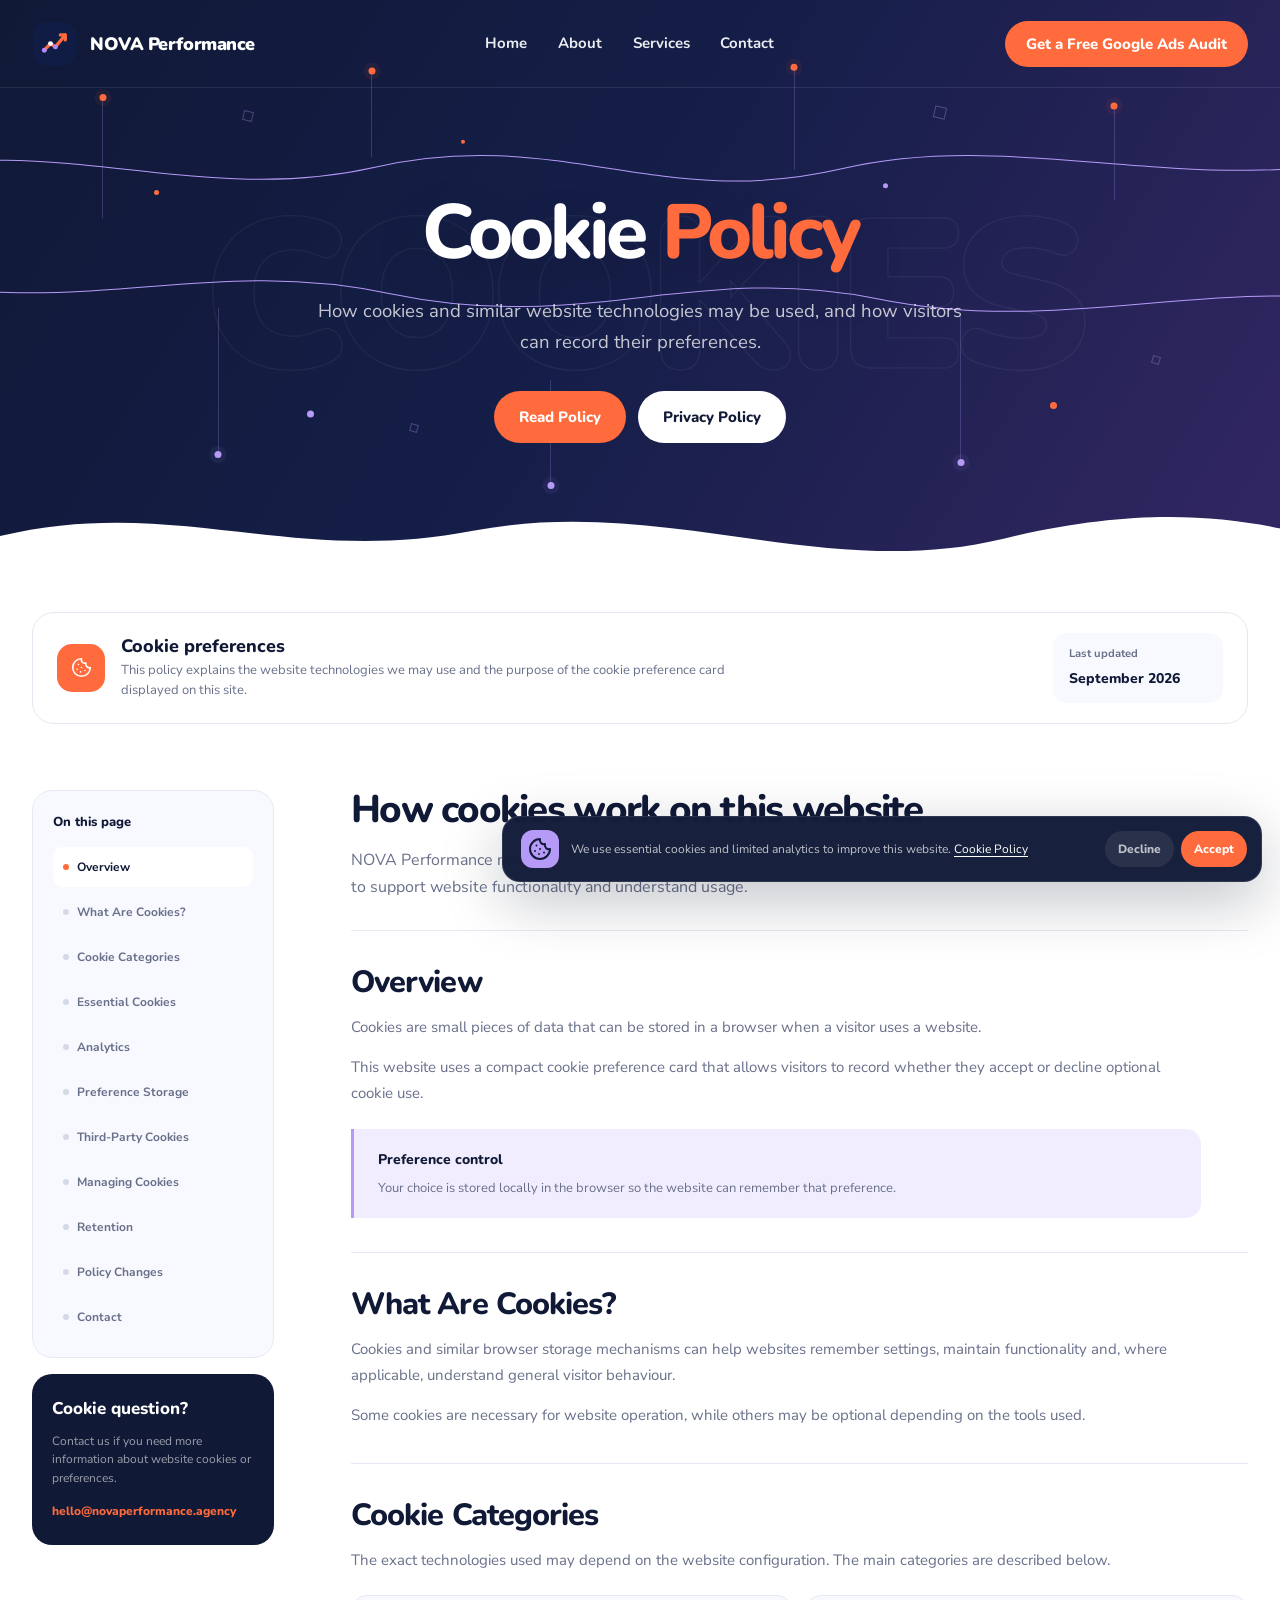
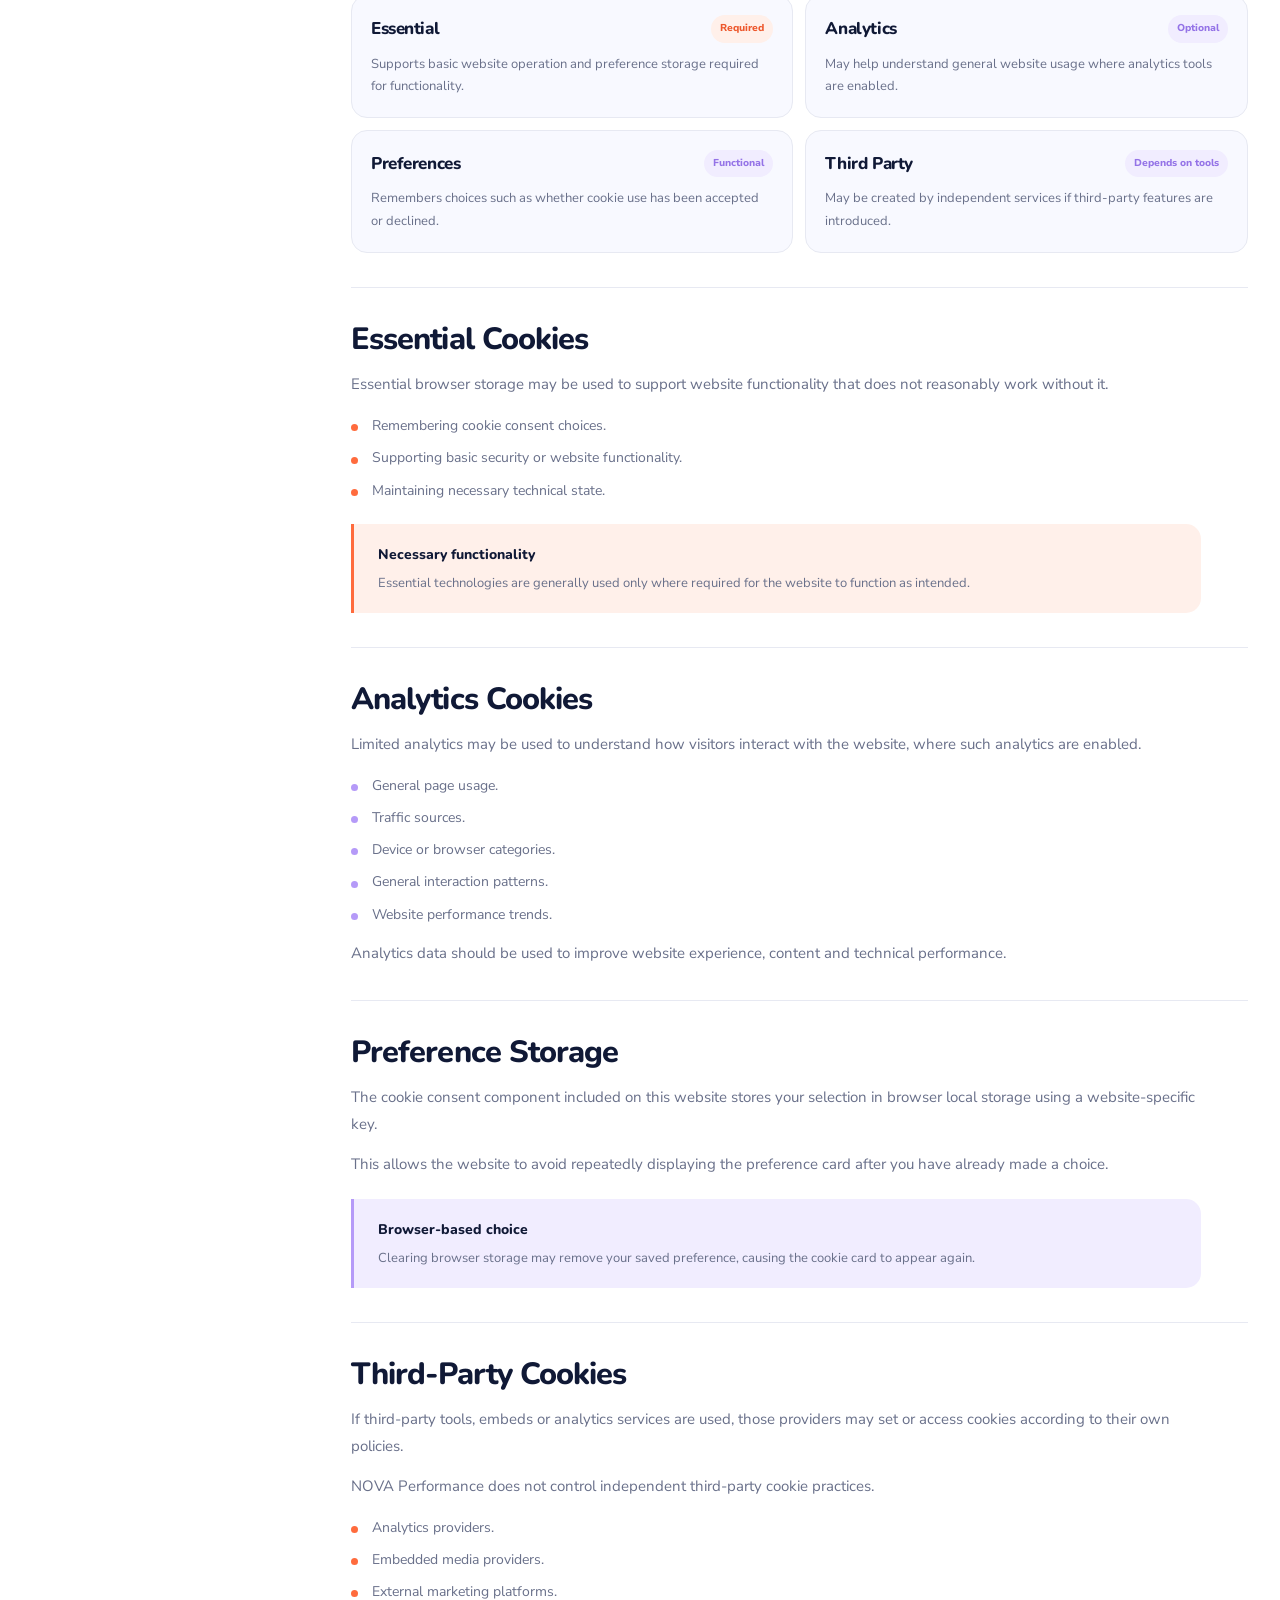
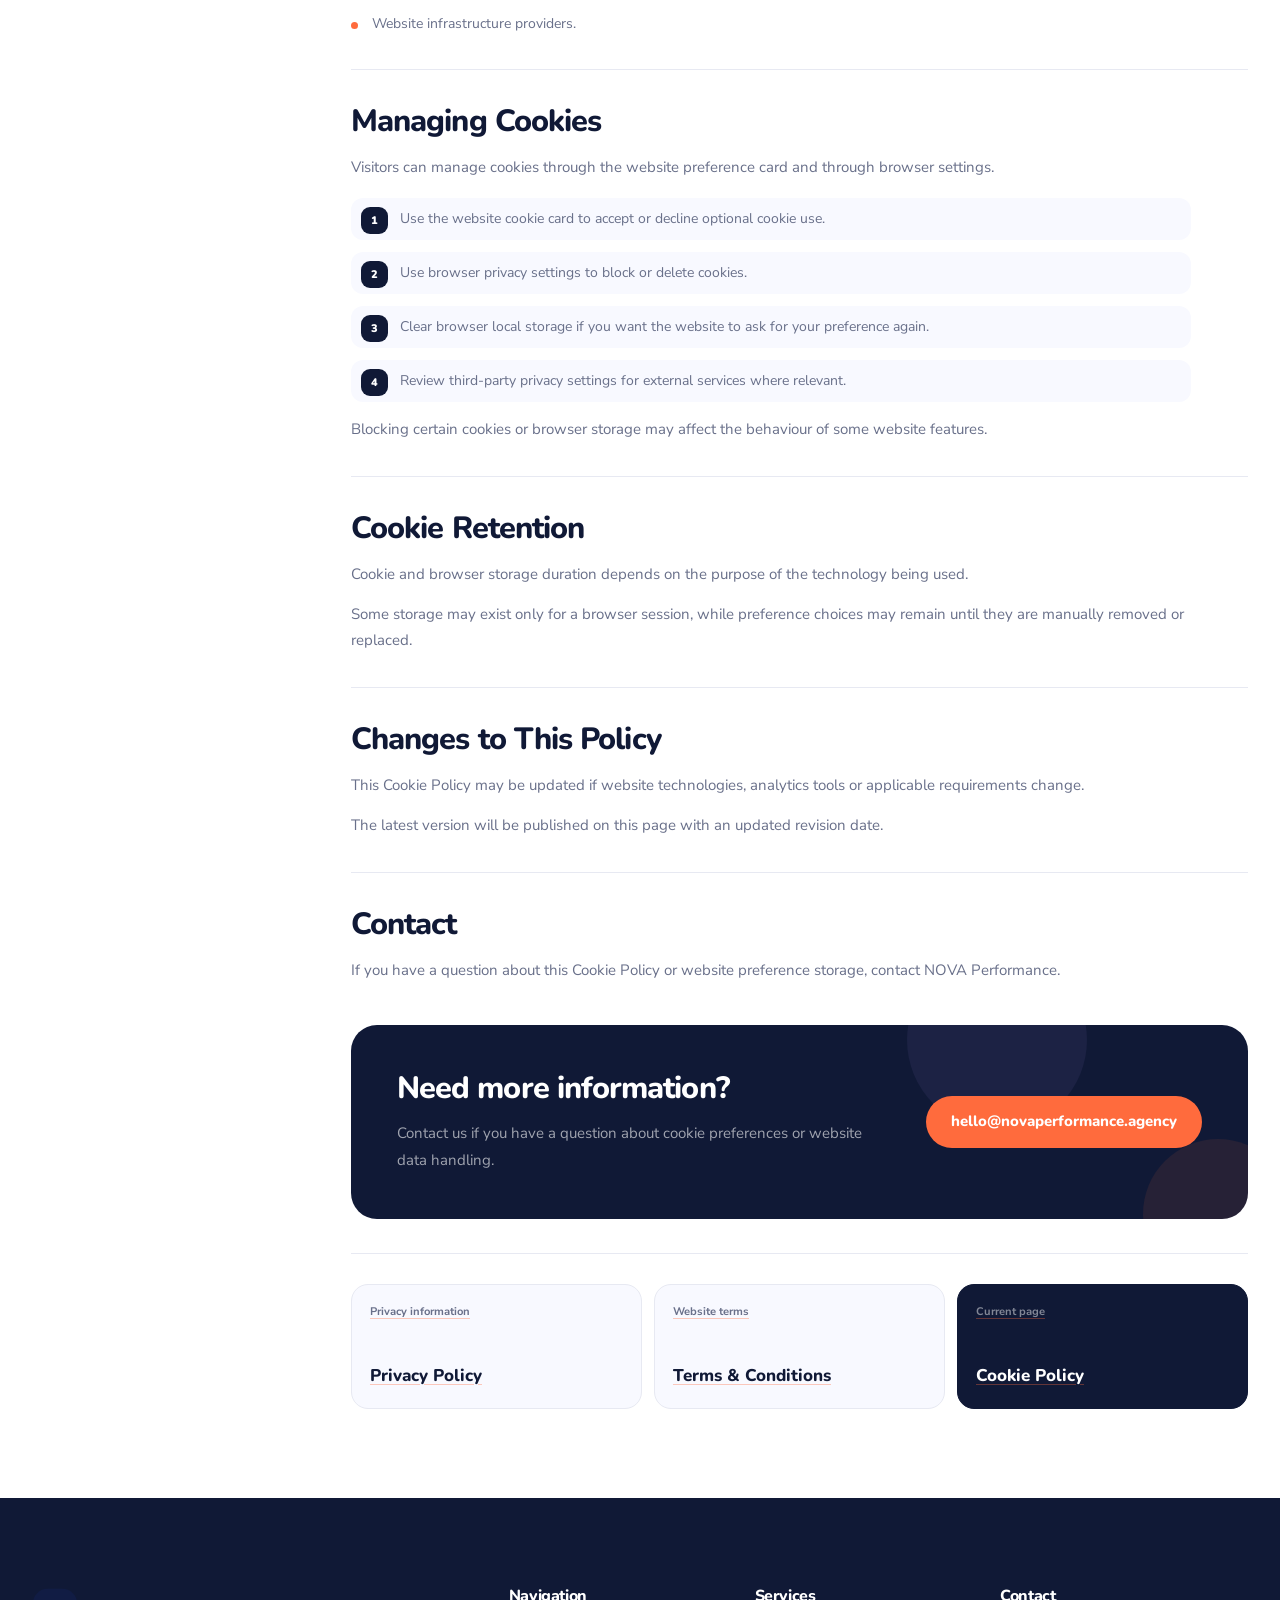
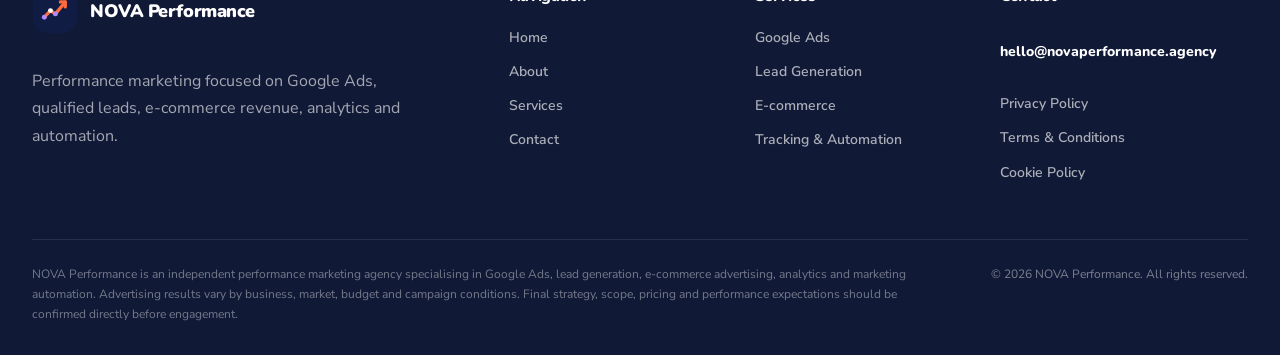
<file: cookies.html>
<!DOCTYPE html>
<html lang="en">
<head>
    <meta charset="UTF-8">

    <meta
        name="viewport"
        content="width=device-width, initial-scale=1.0"
    >

    <meta
        name="description"
        content="Cookie Policy for {companyName} explaining essential cookies, analytics, preferences and how cookie choices are handled on this website."
    >

    <meta
        name="theme-color"
        content="#101936"
    >

    <title>
        Cookie Policy — {companyName}
    </title>

    <link
        rel="icon"
        type="image/png"
        href="assets/icons/favicon.png"
        data-config-favicon
    >

    <link
        rel="stylesheet"
        href="assets/css/global.css"
    >

    <link
        rel="stylesheet"
        href="assets/css/legal.css"
    >
</head>


<body data-page="cookies">

    <a
        class="skip-link"
        href="#main"
    >
        Skip to content
    </a>


    

    <header
        class="site-header"
        id="site-header"
    >
        <div class="container">

            <div class="site-header__inner">

                <a
                    class="site-logo"
                    href="index.html"
                    aria-label="{companyName} home" data-config-aria-label="companyName" data-config-suffix=" home"
                >
                    <img
                        class="site-logo__mark"
                        src="assets/icons/logo.svg"
                        alt=""
                        width="46"
                        height="46"
                        data-config-logo
                    >

                    <span
                        class="site-logo__name"
                        data-config-text="companyName"
                    >
                        {companyName}
                    </span>
                </a>


                <nav
                    class="site-nav"
                    aria-label="Primary navigation"
                >
                    <ul class="site-nav__list">

                        <li class="site-nav__item">
                            <a
                                class="site-nav__link"
                                href="index.html">
                                Home
                            </a>
                        </li>

                        <li class="site-nav__item">
                            <a
                                class="site-nav__link"
                                href="index.html#about">
                                About
                            </a>
                        </li>

                        <li class="site-nav__item">

                            <a
                                class="site-nav__link"
                                href="index.html#services"
                                aria-haspopup="true">
                                Services
                            </a>

                            <div class="site-nav__dropdown">

                                <a href="google-ads-management.html" data-config-href="services.googleAds.url" data-config-text="services.googleAds.title">
                                    Google Ads Management
                                </a>

                                <a href="lead-generation.html" data-config-href="services.leadGeneration.url" data-config-text="services.leadGeneration.title">
                                    Lead Generation
                                </a>

                                <a href="ecommerce-advertising.html" data-config-href="services.ecommerce.url" data-config-text="services.ecommerce.title">
                                    E-commerce Advertising
                                </a>

                                <a href="tracking-automation.html" data-config-href="services.trackingAutomation.url" data-config-text="services.trackingAutomation.title">
                                    Tracking &amp; Automation
                                </a>

                            </div>

                        </li>

                        <li class="site-nav__item">
                            <a
                                class="site-nav__link"
                                href="index.html#contact">
                                Contact
                            </a>
                        </li>

                    </ul>
                </nav>


                <div class="site-header__actions">

                    <a
                        class="btn btn--primary site-header__cta"
                        href="index.html#contact"
                    >
                        <span data-config-text="primaryCTA">Get a Free Audit</span>
                    </a>

                    <button
                        class="menu-toggle"
                        type="button"
                        aria-label="Open menu"
                        aria-expanded="false"
                        aria-controls="mobile-menu"
                        data-menu-toggle
                    >
                        <span
                            class="menu-toggle__lines"
                            aria-hidden="true"
                        >
                            <span></span>
                        </span>
                    </button>

                </div>

            </div>

        </div>
    </header>


    

    <div
        class="mobile-menu"
        id="mobile-menu"
        aria-hidden="true"
        data-mobile-menu
    >

        <div class="mobile-menu__inner">

            <div>

                <nav
                    class="mobile-menu__nav"
                    aria-label="Mobile navigation"
                >

                    <a
                        class="mobile-menu__link"
                        href="index.html">
                        Home
                    </a>

                    <a
                        class="mobile-menu__link"
                        href="index.html#about">
                        About
                    </a>

                    <button
                        class="mobile-menu__link mobile-menu__link--services"
                        type="button"
                        aria-expanded="false"
                        aria-controls="mobile-services"
                        data-mobile-services-toggle
                    >
                        <span>Services</span>
                        <i data-lucide="chevron-down"></i>
                    </button>

                    <div
                        class="mobile-menu__services"
                        id="mobile-services"
                        data-mobile-services
                    >

                    <a
                        class="mobile-menu__service"
                        href="google-ads-management.html" data-config-href="services.googleAds.url"
                     data-config-text="services.googleAds.shortTitle">
                        Google Ads
                    </a>

                    <a
                        class="mobile-menu__service"
                        href="lead-generation.html" data-config-href="services.leadGeneration.url"
                     data-config-text="services.leadGeneration.title">
                        Lead Generation
                    </a>

                    <a
                        class="mobile-menu__service"
                        href="ecommerce-advertising.html" data-config-href="services.ecommerce.url"
                     data-config-text="services.ecommerce.shortTitle">
                        E-commerce
                    </a>

                    <a
                        class="mobile-menu__service"
                        href="tracking-automation.html" data-config-href="services.trackingAutomation.url"
                     data-config-text="services.trackingAutomation.title">
                        Tracking &amp; Automation
                    </a>
                    </div>

                    <a
                        class="mobile-menu__link"
                        href="index.html#contact">
                        Contact
                    </a>
                </nav>

            </div>


            <div class="mobile-menu__meta">

                <a
                    class="mobile-menu__email"
                    href="mailto:"
                    data-config-email-link
                >
                    <span data-config-text="email">
                        Email us
                    </span>
                </a>

            </div>

        </div>

    </div>


    

    <main id="main">


        

        <section class="page-hero legal-hero">

            <div
                class="page-hero__word"
                aria-hidden="true"
            >
                COOKIES
            </div>


            <div
                class="decor-lines"
                aria-hidden="true"
            >

                <span
                    class="decor-line"
                    style="
                        --line-left: 8%;
                        --line-top: 18%;
                        --line-height: 120px;
                        --line-duration: 9s;
                    "
                ></span>

                <span
                    class="decor-line"
                    style="
                        --line-left: 17%;
                        --line-top: 53%;
                        --line-height: 146px;
                        --line-duration: 11s;
                        --line-delay: -3s;
                    "
                ></span>

                <span
                    class="decor-line"
                    style="
                        --line-left: 29%;
                        --line-top: 13%;
                        --line-height: 86px;
                        --line-duration: 8s;
                        --line-delay: -2s;
                    "
                ></span>

                <span
                    class="decor-line"
                    style="
                        --line-left: 43%;
                        --line-top: 64%;
                        --line-height: 105px;
                        --line-duration: 10s;
                        --line-delay: -5s;
                    "
                ></span>

                <span
                    class="decor-line"
                    style="
                        --line-left: 62%;
                        --line-top: 12%;
                        --line-height: 102px;
                        --line-duration: 12s;
                        --line-delay: -4s;
                    "
                ></span>

                <span
                    class="decor-line"
                    style="
                        --line-left: 75%;
                        --line-top: 55%;
                        --line-height: 145px;
                        --line-duration: 9s;
                    "
                ></span>

                <span
                    class="decor-line"
                    style="
                        --line-left: 87%;
                        --line-top: 18%;
                        --line-height: 94px;
                        --line-duration: 11s;
                        --line-delay: -5s;
                    "
                ></span>


                <span
                    class="decor-dot"
                    style="
                        --dot-left: 12%;
                        --dot-top: 33%;
                    "
                ></span>

                <span
                    class="decor-dot decor-dot--lilac"
                    style="
                        --dot-left: 24%;
                        --dot-top: 70%;
                        --dot-size: 7px;
                        --dot-delay: -2s;
                    "
                ></span>

                <span
                    class="decor-dot"
                    style="
                        --dot-left: 36%;
                        --dot-top: 23%;
                        --dot-size: 4px;
                        --dot-delay: -4s;
                    "
                ></span>

                <span
                    class="decor-dot decor-dot--lilac"
                    style="
                        --dot-left: 69%;
                        --dot-top: 31%;
                        --dot-size: 5px;
                        --dot-delay: -3s;
                    "
                ></span>

                <span
                    class="decor-dot"
                    style="
                        --dot-left: 82%;
                        --dot-top: 69%;
                        --dot-size: 7px;
                    "
                ></span>


                <span
                    class="decor-square"
                    style="
                        --square-left: 19%;
                        --square-top: 20%;
                    "
                ></span>

                <span
                    class="decor-square"
                    style="
                        --square-left: 32%;
                        --square-top: 72%;
                        --square-size: 8px;
                        --square-delay: -4s;
                    "
                ></span>

                <span
                    class="decor-square"
                    style="
                        --square-left: 73%;
                        --square-top: 19%;
                        --square-size: 12px;
                        --square-delay: -2s;
                    "
                ></span>

                <span
                    class="decor-square"
                    style="
                        --square-left: 90%;
                        --square-top: 60%;
                        --square-size: 8px;
                        --square-delay: -5s;
                    "
                ></span>

            </div>


            <div
                class="hero-wave-line hero-wave-line--one"
                aria-hidden="true"
            >
                <svg
                    viewBox="0 0 1600 120"
                    preserveAspectRatio="none"
                >
                    <path
                        d="
                            M0 69
                            C190 13 336 108 524 59
                            C714 9 821 112 1010 61
                            C1198 10 1382 103 1600 40
                        "
                    />
                </svg>
            </div>


            <div
                class="hero-wave-line hero-wave-line--two"
                aria-hidden="true"
            >
                <svg
                    viewBox="0 0 1600 120"
                    preserveAspectRatio="none"
                >
                    <path
                        d="
                            M0 39
                            C214 98 343 14 540 62
                            C744 111 856 24 1047 68
                            C1248 115 1398 34 1600 79
                        "
                    />
                </svg>
            </div>


            <div class="container">

                <div class="page-hero__inner">

                    <h1 class="page-hero__title">
                        Cookie
                        <span class="legal-hero__accent">
                            Policy
                        </span>
                    </h1>

                    <p class="page-hero__text">
                        How cookies and similar website
                        technologies may be used, and how
                        visitors can record their preferences.
                    </p>

                    <div class="page-hero__actions">

                        <a
                            class="btn btn--primary"
                            href="#cookies-overview"
                        >
                            Read Policy
                        </a>

                        <a
                            class="btn btn--light"
                            href="privacy.html" data-config-href="legal.privacy.url"
                         data-config-text="legal.privacy.title">
                            Privacy Policy
                        </a>

                    </div>

                </div>

            </div>


            <div
                class="page-hero__wave"
                aria-hidden="true"
            >
                <svg
                    viewBox="0 0 1600 180"
                    preserveAspectRatio="none"
                >
                    <path
                        d="
                            M0 102
                            C218 42 363 144 592 94
                            C828 43 1029 166 1253 105
                            C1401 65 1503 69 1600 91
                            V180
                            H0
                            Z
                        "
                    />
                </svg>
            </div>

        </section>


        

        <section class="legal-intro">

            <div class="container">

                <div
                    class="legal-intro__card reveal"
                >

                    <div class="legal-intro__main">

                        <div
                            class="legal-intro__icon"
                            aria-hidden="true"
                        >
                            <i data-lucide="cookie"></i>
                        </div>

                        <div class="legal-intro__copy">

                            <strong>
                                Cookie preferences
                            </strong>

                            <p>
                                This policy explains the website
                                technologies we may use and the
                                purpose of the cookie preference
                                card displayed on this site.
                            </p>

                        </div>

                    </div>


                    <div class="legal-intro__date">

                        <span>
                            Last updated
                        </span>

                        <strong>
                            September 2026
                        </strong>

                    </div>

                </div>

            </div>

        </section>


        

        <section class="legal-main">

            <div class="container">

                <div class="legal-layout">


                    

                    <aside
                        class="legal-sidebar"
                        aria-label="Cookie Policy sections"
                    >

                        <div class="legal-sidebar__box">

                            <div class="legal-sidebar__title">
                                On this page
                            </div>


                            <nav class="legal-sidebar__nav">

                                <a
                                    class="legal-sidebar__link is-active"
                                    href="#cookies-overview"
                                >
                                    Overview
                                </a>

                                <a
                                    class="legal-sidebar__link"
                                    href="#what-are-cookies"
                                >
                                    What Are Cookies?
                                </a>

                                <a
                                    class="legal-sidebar__link"
                                    href="#cookie-categories"
                                >
                                    Cookie Categories
                                </a>

                                <a
                                    class="legal-sidebar__link"
                                    href="#essential-cookies"
                                >
                                    Essential Cookies
                                </a>

                                <a
                                    class="legal-sidebar__link"
                                    href="#analytics-cookies"
                                >
                                    Analytics
                                </a>

                                <a
                                    class="legal-sidebar__link"
                                    href="#preference-storage"
                                >
                                    Preference Storage
                                </a>

                                <a
                                    class="legal-sidebar__link"
                                    href="#third-party-cookies"
                                >
                                    Third-Party Cookies
                                </a>

                                <a
                                    class="legal-sidebar__link"
                                    href="#managing-cookies"
                                >
                                    Managing Cookies
                                </a>

                                <a
                                    class="legal-sidebar__link"
                                    href="#cookie-retention"
                                >
                                    Retention
                                </a>

                                <a
                                    class="legal-sidebar__link"
                                    href="#cookie-changes"
                                >
                                    Policy Changes
                                </a>

                                <a
                                    class="legal-sidebar__link"
                                    href="#cookie-contact"
                                >
                                    Contact
                                </a>

                            </nav>

                        </div>


                        <div class="legal-sidebar__contact">

                            <strong>
                                Cookie question?
                            </strong>

                            <p>
                                Contact us if you need more
                                information about website
                                cookies or preferences.
                            </p>

                            <a
                                href="mailto:"
                                data-config-email-link
                            >
                                <span data-config-text="email">
                                    Email us
                                </span>
                            </a>

                        </div>

                    </aside>


                    

                    <article class="legal-content">


                        <div
                            class="legal-content__intro reveal"
                        >

                            <h2>
                                How cookies work
                                on this website
                            </h2>

                            <p>
                                {companyName} may use
                                essential website storage and,
                                where enabled, limited analytics
                                technologies to support website
                                functionality and understand usage.
                            </p>

                        </div>


                        

                        <section
                            class="legal-section"
                            id="cookies-overview"
                        >

                            <h2>
                                Overview
                            </h2>

                            <p>
                                Cookies are small pieces of data
                                that can be stored in a browser
                                when a visitor uses a website.
                            </p>

                            <p>
                                This website uses a compact cookie
                                preference card that allows visitors
                                to record whether they accept or
                                decline optional cookie use.
                            </p>


                            <div class="legal-note">

                                <strong>
                                    Preference control
                                </strong>

                                <p>
                                    Your choice is stored locally
                                    in the browser so the website
                                    can remember that preference.
                                </p>

                            </div>

                        </section>


                        

                        <section
                            class="legal-section"
                            id="what-are-cookies"
                        >

                            <h2>
                                What Are Cookies?
                            </h2>

                            <p>
                                Cookies and similar browser
                                storage mechanisms can help
                                websites remember settings,
                                maintain functionality and,
                                where applicable, understand
                                general visitor behaviour.
                            </p>

                            <p>
                                Some cookies are necessary for
                                website operation, while others
                                may be optional depending on
                                the tools used.
                            </p>

                        </section>


                        

                        <section
                            class="legal-section"
                            id="cookie-categories"
                        >

                            <h2>
                                Cookie Categories
                            </h2>

                            <p>
                                The exact technologies used may
                                depend on the website configuration.
                                The main categories are described below.
                            </p>


                            <div class="cookie-category-grid">


                                <article class="cookie-category">

                                    <div class="cookie-category__top">

                                        <h3>
                                            Essential
                                        </h3>

                                        <span
                                            class="cookie-category__status cookie-category__status--required"
                                        >
                                            Required
                                        </span>

                                    </div>

                                    <p>
                                        Supports basic website
                                        operation and preference
                                        storage required for
                                        functionality.
                                    </p>

                                </article>


                                <article class="cookie-category">

                                    <div class="cookie-category__top">

                                        <h3>
                                            Analytics
                                        </h3>

                                        <span class="cookie-category__status">
                                            Optional
                                        </span>

                                    </div>

                                    <p>
                                        May help understand
                                        general website usage
                                        where analytics tools
                                        are enabled.
                                    </p>

                                </article>


                                <article class="cookie-category">

                                    <div class="cookie-category__top">

                                        <h3>
                                            Preferences
                                        </h3>

                                        <span class="cookie-category__status">
                                            Functional
                                        </span>

                                    </div>

                                    <p>
                                        Remembers choices such
                                        as whether cookie use
                                        has been accepted or declined.
                                    </p>

                                </article>


                                <article class="cookie-category">

                                    <div class="cookie-category__top">

                                        <h3>
                                            Third Party
                                        </h3>

                                        <span class="cookie-category__status">
                                            Depends on tools
                                        </span>

                                    </div>

                                    <p>
                                        May be created by
                                        independent services
                                        if third-party features
                                        are introduced.
                                    </p>

                                </article>

                            </div>

                        </section>


                        

                        <section
                            class="legal-section"
                            id="essential-cookies"
                        >

                            <h2>
                                Essential Cookies
                            </h2>

                            <p>
                                Essential browser storage may
                                be used to support website
                                functionality that does not
                                reasonably work without it.
                            </p>


                            <ul class="legal-list">

                                <li>
                                    Remembering cookie consent choices.
                                </li>

                                <li>
                                    Supporting basic security or
                                    website functionality.
                                </li>

                                <li>
                                    Maintaining necessary technical state.
                                </li>

                            </ul>


                            <div class="legal-note legal-note--important">

                                <strong>
                                    Necessary functionality
                                </strong>

                                <p>
                                    Essential technologies are
                                    generally used only where
                                    required for the website
                                    to function as intended.
                                </p>

                            </div>

                        </section>


                        

                        <section
                            class="legal-section"
                            id="analytics-cookies"
                        >

                            <h2>
                                Analytics Cookies
                            </h2>

                            <p>
                                Limited analytics may be used
                                to understand how visitors
                                interact with the website,
                                where such analytics are enabled.
                            </p>


                            <ul class="legal-list legal-list--lilac">

                                <li>
                                    General page usage.
                                </li>

                                <li>
                                    Traffic sources.
                                </li>

                                <li>
                                    Device or browser categories.
                                </li>

                                <li>
                                    General interaction patterns.
                                </li>

                                <li>
                                    Website performance trends.
                                </li>

                            </ul>

                            <p>
                                Analytics data should be used
                                to improve website experience,
                                content and technical performance.
                            </p>

                        </section>


                        

                        <section
                            class="legal-section"
                            id="preference-storage"
                        >

                            <h2>
                                Preference Storage
                            </h2>

                            <p>
                                The cookie consent component
                                included on this website stores
                                your selection in browser local
                                storage using a website-specific key.
                            </p>

                            <p>
                                This allows the website to avoid
                                repeatedly displaying the preference
                                card after you have already made
                                a choice.
                            </p>


                            <div class="legal-note">

                                <strong>
                                    Browser-based choice
                                </strong>

                                <p>
                                    Clearing browser storage may
                                    remove your saved preference,
                                    causing the cookie card to
                                    appear again.
                                </p>

                            </div>

                        </section>


                        

                        <section
                            class="legal-section"
                            id="third-party-cookies"
                        >

                            <h2>
                                Third-Party Cookies
                            </h2>

                            <p>
                                If third-party tools, embeds or
                                analytics services are used,
                                those providers may set or
                                access cookies according to
                                their own policies.
                            </p>

                            <p>
                                {companyName} does not
                                control independent third-party
                                cookie practices.
                            </p>


                            <ul class="legal-list">

                                <li>
                                    Analytics providers.
                                </li>

                                <li>
                                    Embedded media providers.
                                </li>

                                <li>
                                    External marketing platforms.
                                </li>

                                <li>
                                    Website infrastructure providers.
                                </li>

                            </ul>

                        </section>


                        

                        <section
                            class="legal-section"
                            id="managing-cookies"
                        >

                            <h2>
                                Managing Cookies
                            </h2>

                            <p>
                                Visitors can manage cookies
                                through the website preference
                                card and through browser settings.
                            </p>


                            <ol class="legal-number-list">

                                <li>
                                    Use the website cookie card
                                    to accept or decline optional
                                    cookie use.
                                </li>

                                <li>
                                    Use browser privacy settings
                                    to block or delete cookies.
                                </li>

                                <li>
                                    Clear browser local storage
                                    if you want the website to
                                    ask for your preference again.
                                </li>

                                <li>
                                    Review third-party privacy
                                    settings for external services
                                    where relevant.
                                </li>

                            </ol>


                            <p>
                                Blocking certain cookies or browser
                                storage may affect the behaviour
                                of some website features.
                            </p>

                        </section>


                        

                        <section
                            class="legal-section"
                            id="cookie-retention"
                        >

                            <h2>
                                Cookie Retention
                            </h2>

                            <p>
                                Cookie and browser storage duration
                                depends on the purpose of the
                                technology being used.
                            </p>

                            <p>
                                Some storage may exist only for
                                a browser session, while preference
                                choices may remain until they are
                                manually removed or replaced.
                            </p>

                        </section>


                        

                        <section
                            class="legal-section"
                            id="cookie-changes"
                        >

                            <h2>
                                Changes to This Policy
                            </h2>

                            <p>
                                This Cookie Policy may be updated
                                if website technologies, analytics
                                tools or applicable requirements change.
                            </p>

                            <p>
                                The latest version will be
                                published on this page with
                                an updated revision date.
                            </p>

                        </section>


                        

                        <section
                            class="legal-section"
                            id="cookie-contact"
                        >

                            <h2>
                                Contact
                            </h2>

                            <p>
                                If you have a question about
                                this Cookie Policy or website
                                preference storage, contact
                                {companyName}.
                            </p>


                            <div class="legal-contact">

                                <div class="legal-contact__content">

                                    <h2>
                                        Need more information?
                                    </h2>

                                    <p>
                                        Contact us if you have
                                        a question about cookie
                                        preferences or website
                                        data handling.
                                    </p>

                                </div>


                                <div class="legal-contact__action">

                                    <a
                                        class="btn btn--primary"
                                        href="mailto:"
                                        data-config-email-link
                                    >
                                        Email Us
                                    </a>

                                </div>

                            </div>

                        </section>


                        

                        <nav
                            class="legal-page-nav"
                            aria-label="Legal pages"
                        >

                            <a
                                class="legal-page-nav__link"
                                href="privacy.html" data-config-href="legal.privacy.url"
                            >
                                <span>
                                    Privacy information
                                </span>

                                <strong>
                                    Privacy Policy
                                </strong>
                            </a>


                            <a
                                class="legal-page-nav__link"
                                href="terms.html" data-config-href="legal.terms.url"
                            >
                                <span>
                                    Website terms
                                </span>

                                <strong>
                                    Terms &amp; Conditions
                                </strong>
                            </a>


                            <a
                                class="legal-page-nav__link"
                                href="cookies.html" data-config-href="legal.cookies.url"
                                aria-current="page"
                            >
                                <span>
                                    Current page
                                </span>

                                <strong>
                                    Cookie Policy
                                </strong>
                            </a>

                        </nav>

                    </article>

                </div>

            </div>

        </section>

    </main>


    

    <footer class="site-footer">

        <div class="container">

            <div class="site-footer__top">


                <div class="site-footer__brand">

                    <a
                        class="site-logo"
                        href="index.html"
                    >
                        <img
                            class="site-logo__mark"
                            src="assets/icons/logo.svg"
                            alt=""
                            width="46"
                            height="46"
                            loading="lazy"
                            data-config-logo
                        >

                        <span
                            class="site-logo__name"
                            data-config-text="companyName"
                        >
                            {companyName}
                        </span>
                    </a>


                    <p class="site-footer__description">
                        Performance marketing focused on
                        Google Ads, qualified leads,
                        e-commerce revenue, analytics
                        and automation.
                    </p>

                </div>


                <div>

                    <h3 class="site-footer__title">
                        Navigation
                    </h3>

                    <nav
                        class="site-footer__nav"
                        aria-label="Footer navigation"
                    >
                        <a href="index.html">
                            Home
                        </a>

                        <a href="index.html#about">
                            About
                        </a>

                        <a href="index.html#services">
                            Services
                        </a>

                        <a href="index.html#contact">
                            Contact
                        </a>
                    </nav>

                </div>


                <div>

                    <h3 class="site-footer__title">
                        Services
                    </h3>

                    <nav
                        class="site-footer__nav"
                        aria-label="Footer services"
                    >
                        <a href="google-ads-management.html" data-config-href="services.googleAds.url" data-config-text="services.googleAds.shortTitle">
                            Google Ads
                        </a>

                        <a href="lead-generation.html" data-config-href="services.leadGeneration.url" data-config-text="services.leadGeneration.title">
                            Lead Generation
                        </a>

                        <a href="ecommerce-advertising.html" data-config-href="services.ecommerce.url" data-config-text="services.ecommerce.shortTitle">
                            E-commerce
                        </a>

                        <a href="tracking-automation.html" data-config-href="services.trackingAutomation.url" data-config-text="services.trackingAutomation.title">
                            Tracking &amp; Automation
                        </a>
                    </nav>

                </div>


                <div>

                    <h3 class="site-footer__title">
                        Contact
                    </h3>

                    <a
                        class="site-footer__email"
                        href="mailto:"
                        data-config-email-link
                    >
                        <span data-config-text="email">
                            Email us
                        </span>
                    </a>


                    <nav
                        class="site-footer__nav"
                        aria-label="Legal navigation"
                        style="margin-top: 22px;"
                    >
                        <a href="privacy.html" data-config-href="legal.privacy.url" data-config-text="legal.privacy.title">
                            Privacy Policy
                        </a>

                        <a href="terms.html" data-config-href="legal.terms.url" data-config-text="legal.terms.title">
                            Terms &amp; Conditions
                        </a>

                        <a
                            href="cookies.html" data-config-href="legal.cookies.url"
                            aria-current="page"
                         data-config-text="legal.cookies.title">
                            Cookie Policy
                        </a>
                    </nav>

                </div>

            </div>


            <div class="site-footer__bottom">

                <p
                    class="site-footer__disclaimer"
                    data-config-text="disclaimer"
                >
                    {companyName} is an independent
                    performance marketing agency. Google,
                    Google Ads, YouTube, Performance Max and
                    related product names are trademarks of
                    Google LLC. References to third-party
                    platforms do not imply affiliation or endorsement.
                </p>


                <p class="site-footer__copyright">
                    ©
                    <span data-current-year>2026</span>

                    <span data-config-text="companyName">
                        {companyName}
                    </span>.

                    <span>All rights reserved.</span>
                </p>

            </div>

        </div>

    </footer>


    

    <aside
        class="cookie-consent"
        role="dialog"
        aria-label="Cookie preferences"
        aria-live="polite"
        data-cookie-consent
    >

        <div class="cookie-consent__content">

            <div
                class="cookie-consent__icon"
                aria-hidden="true"
            >
                <i data-lucide="cookie"></i>
            </div>


            <p class="cookie-consent__text">
                <span>We use essential cookies and limited analytics to improve this website.</span>

                <a href="cookies.html" data-config-href="legal.cookies.url" data-config-text="legal.cookies.title">
                    Cookie Policy
                </a>
            </p>

        </div>


        <div class="cookie-consent__actions">

            <button
                class="cookie-consent__button cookie-consent__button--decline"
                type="button"
                data-cookie-decline
            >
                Decline
            </button>

            <button
                class="cookie-consent__button cookie-consent__button--accept"
                type="button"
                data-cookie-accept
            >
                Accept
            </button>

        </div>

    </aside>


    

    <script
        src="config/config.js"
        defer
    ></script>


    

    <script
        src="assets/vendor/gsap.min.js"
        defer
    ></script>

    <script
        src="assets/vendor/ScrollTrigger.min.js"
        defer
    ></script>

    <script
        src="assets/vendor/lucide.min.js"
        defer
    ></script>


    

    <script
        src="assets/js/global.js"
        defer
    ></script>

    <script
        src="assets/js/legal.js"
        defer
    ></script>

</body>
</html>
</file>
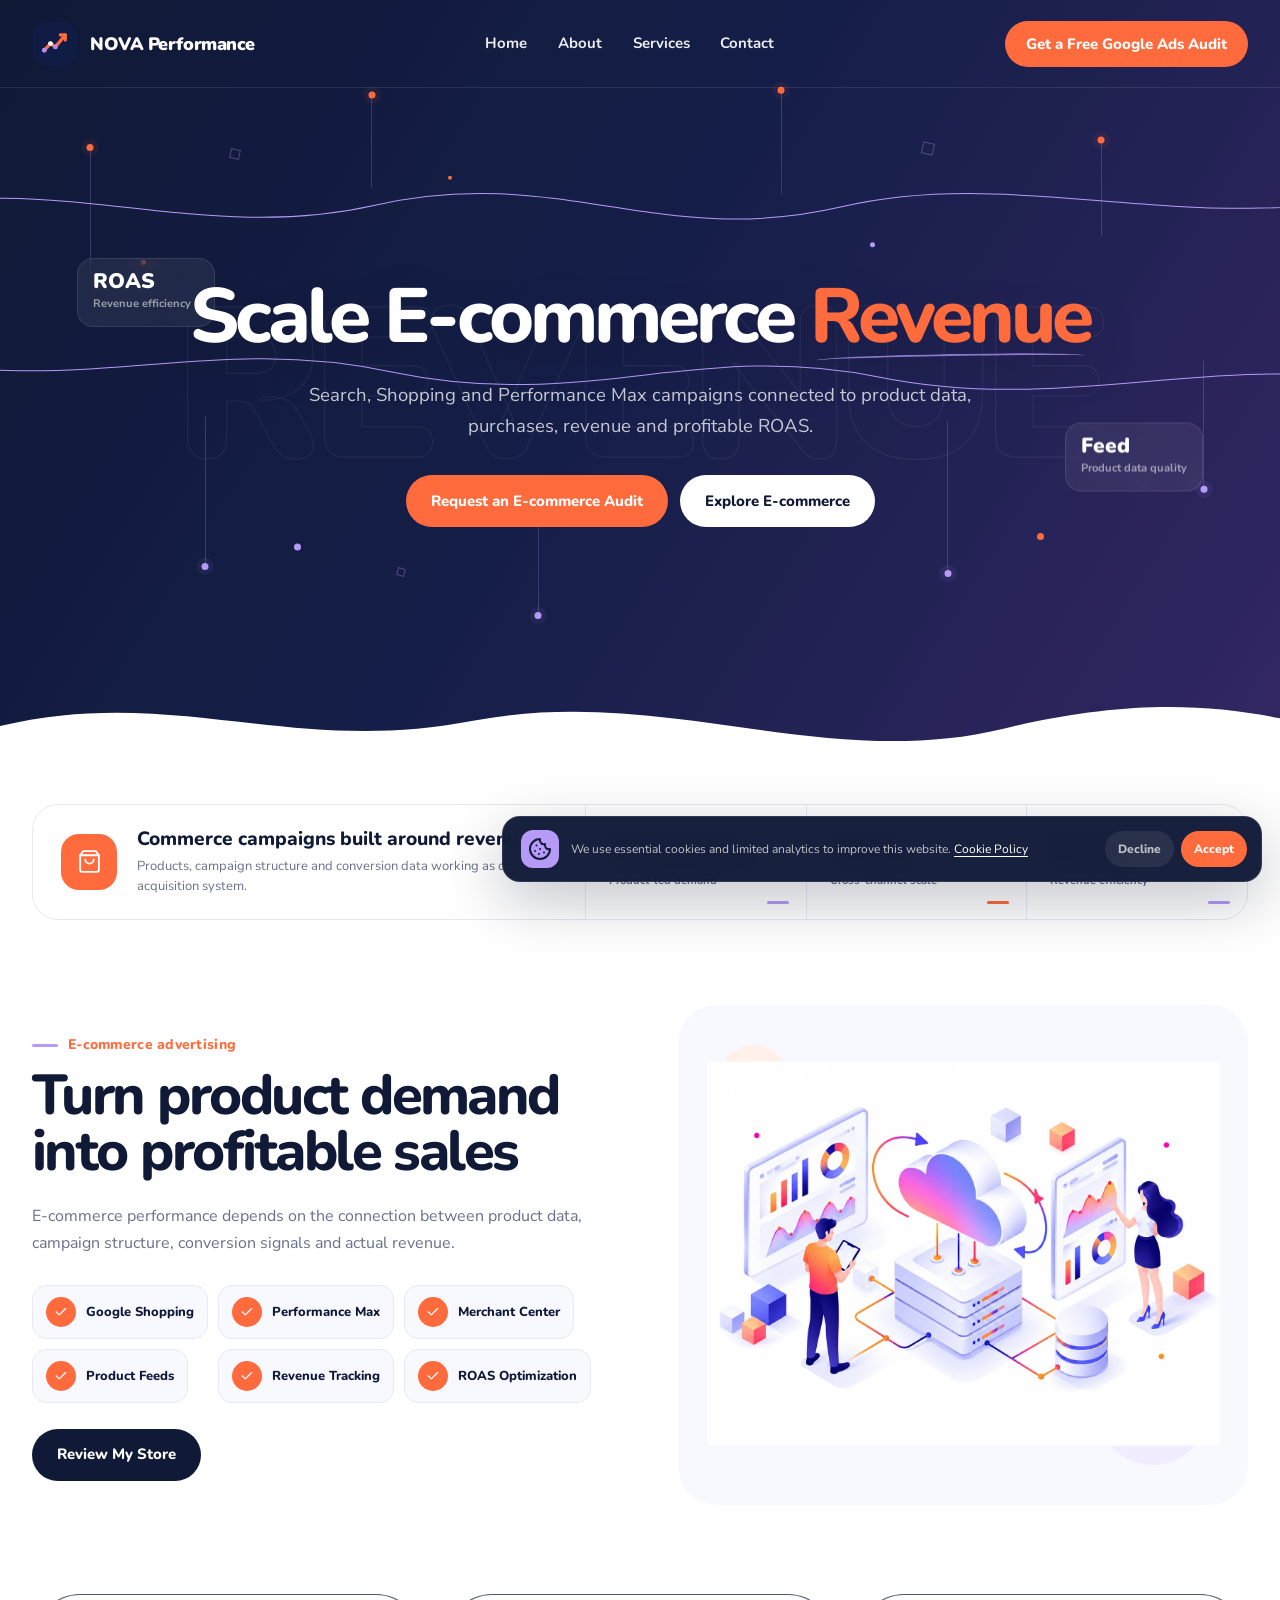
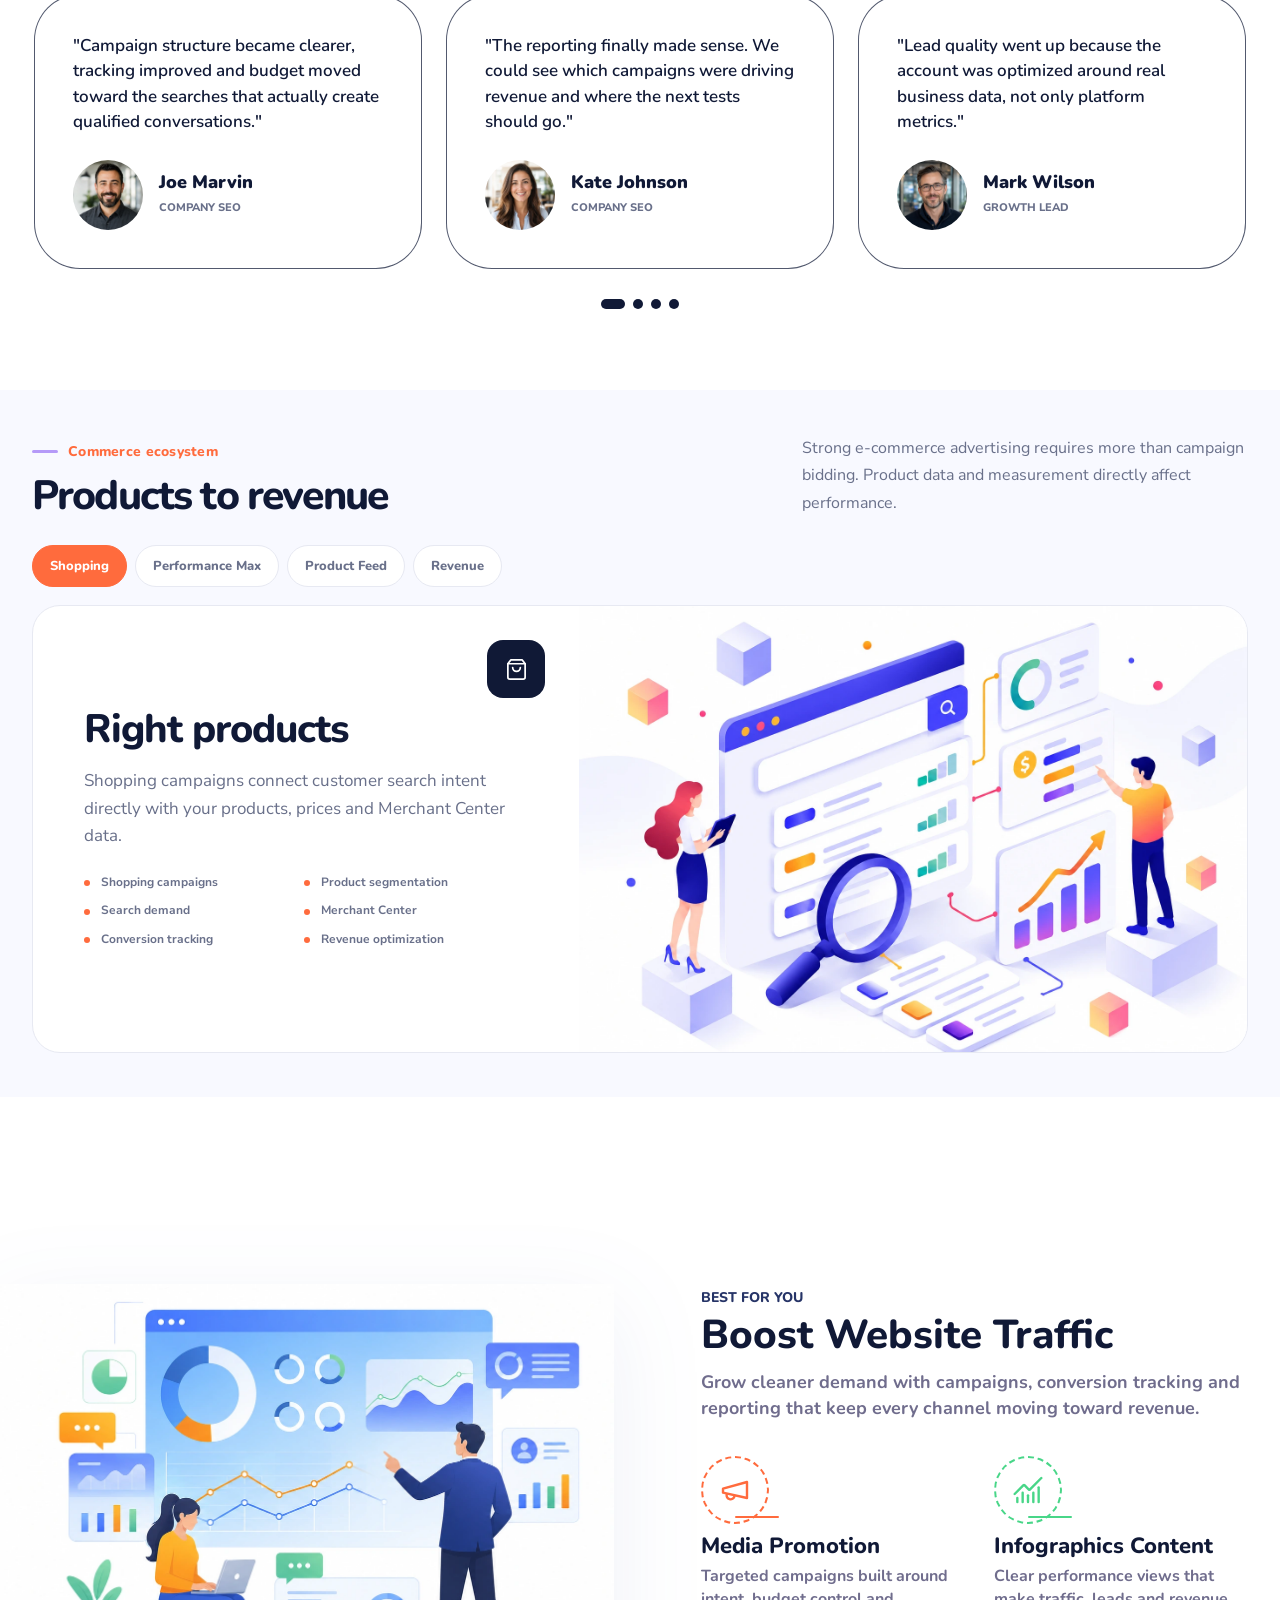
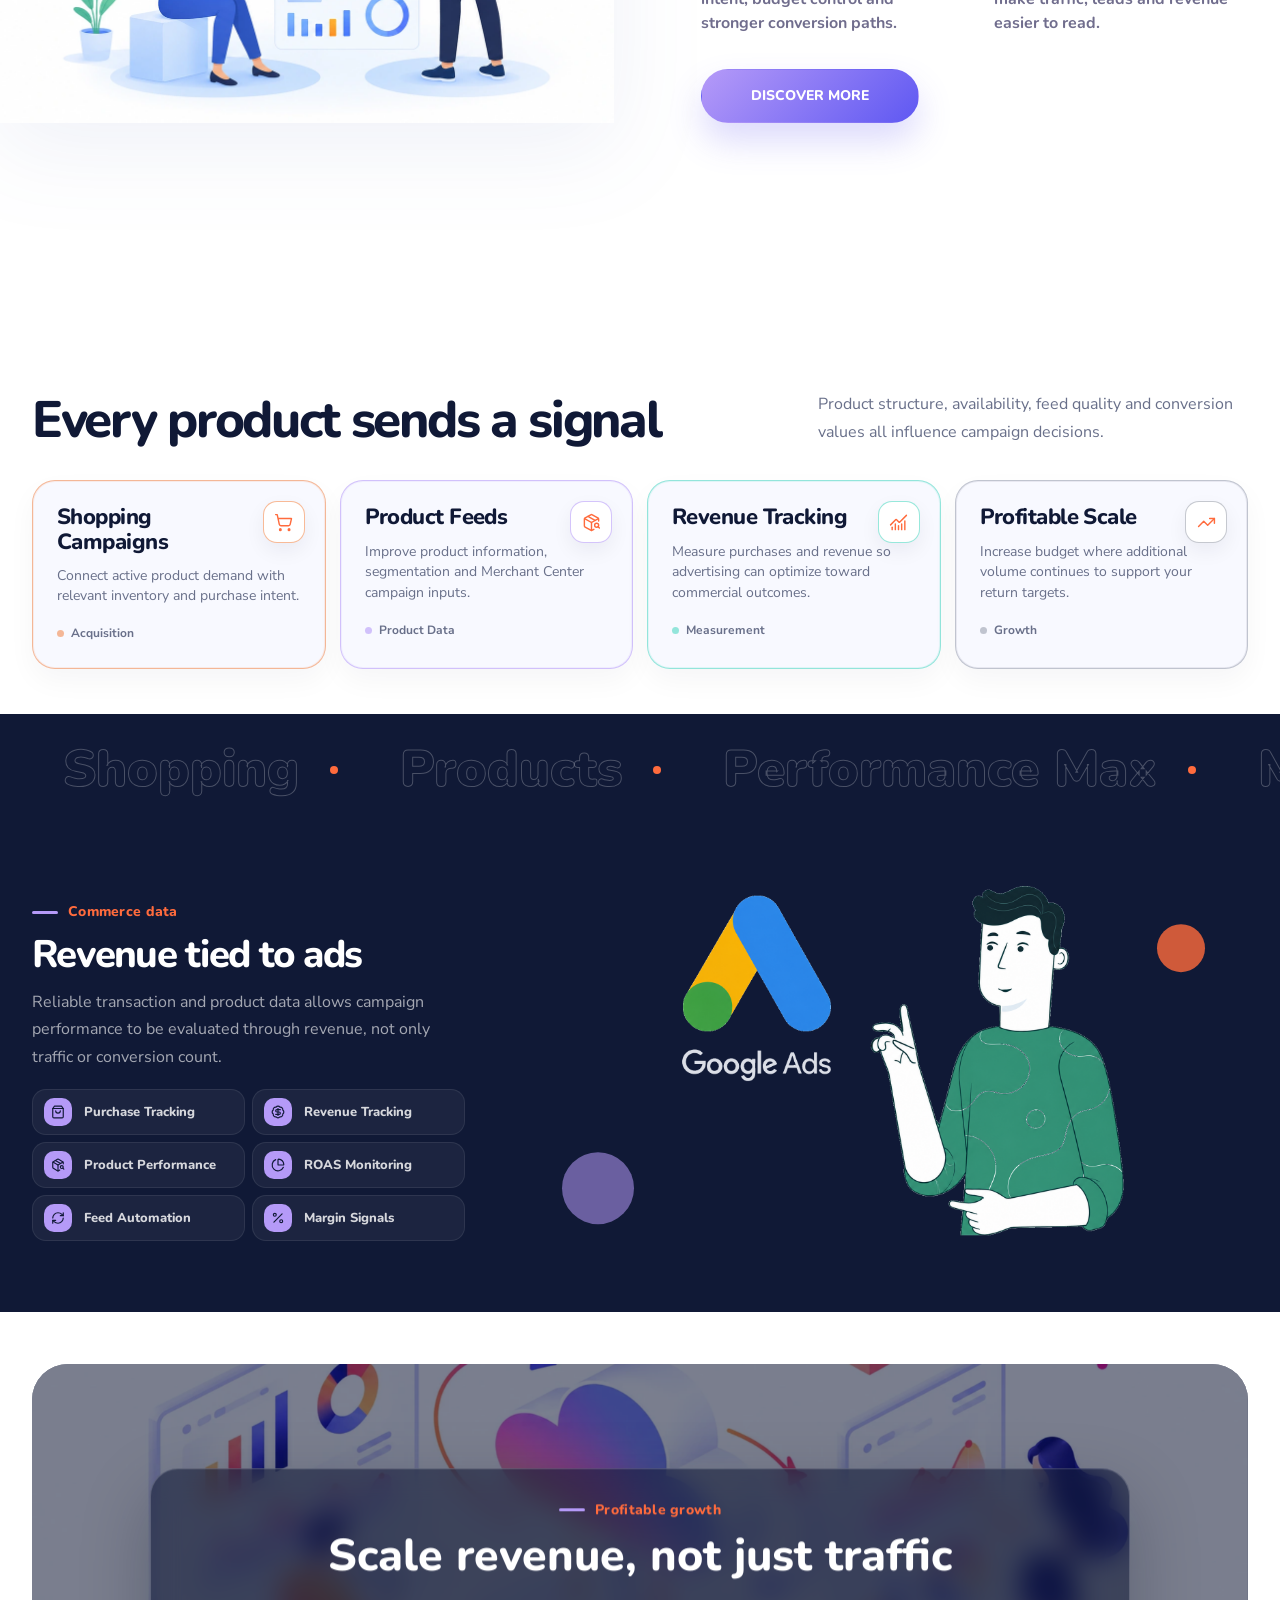
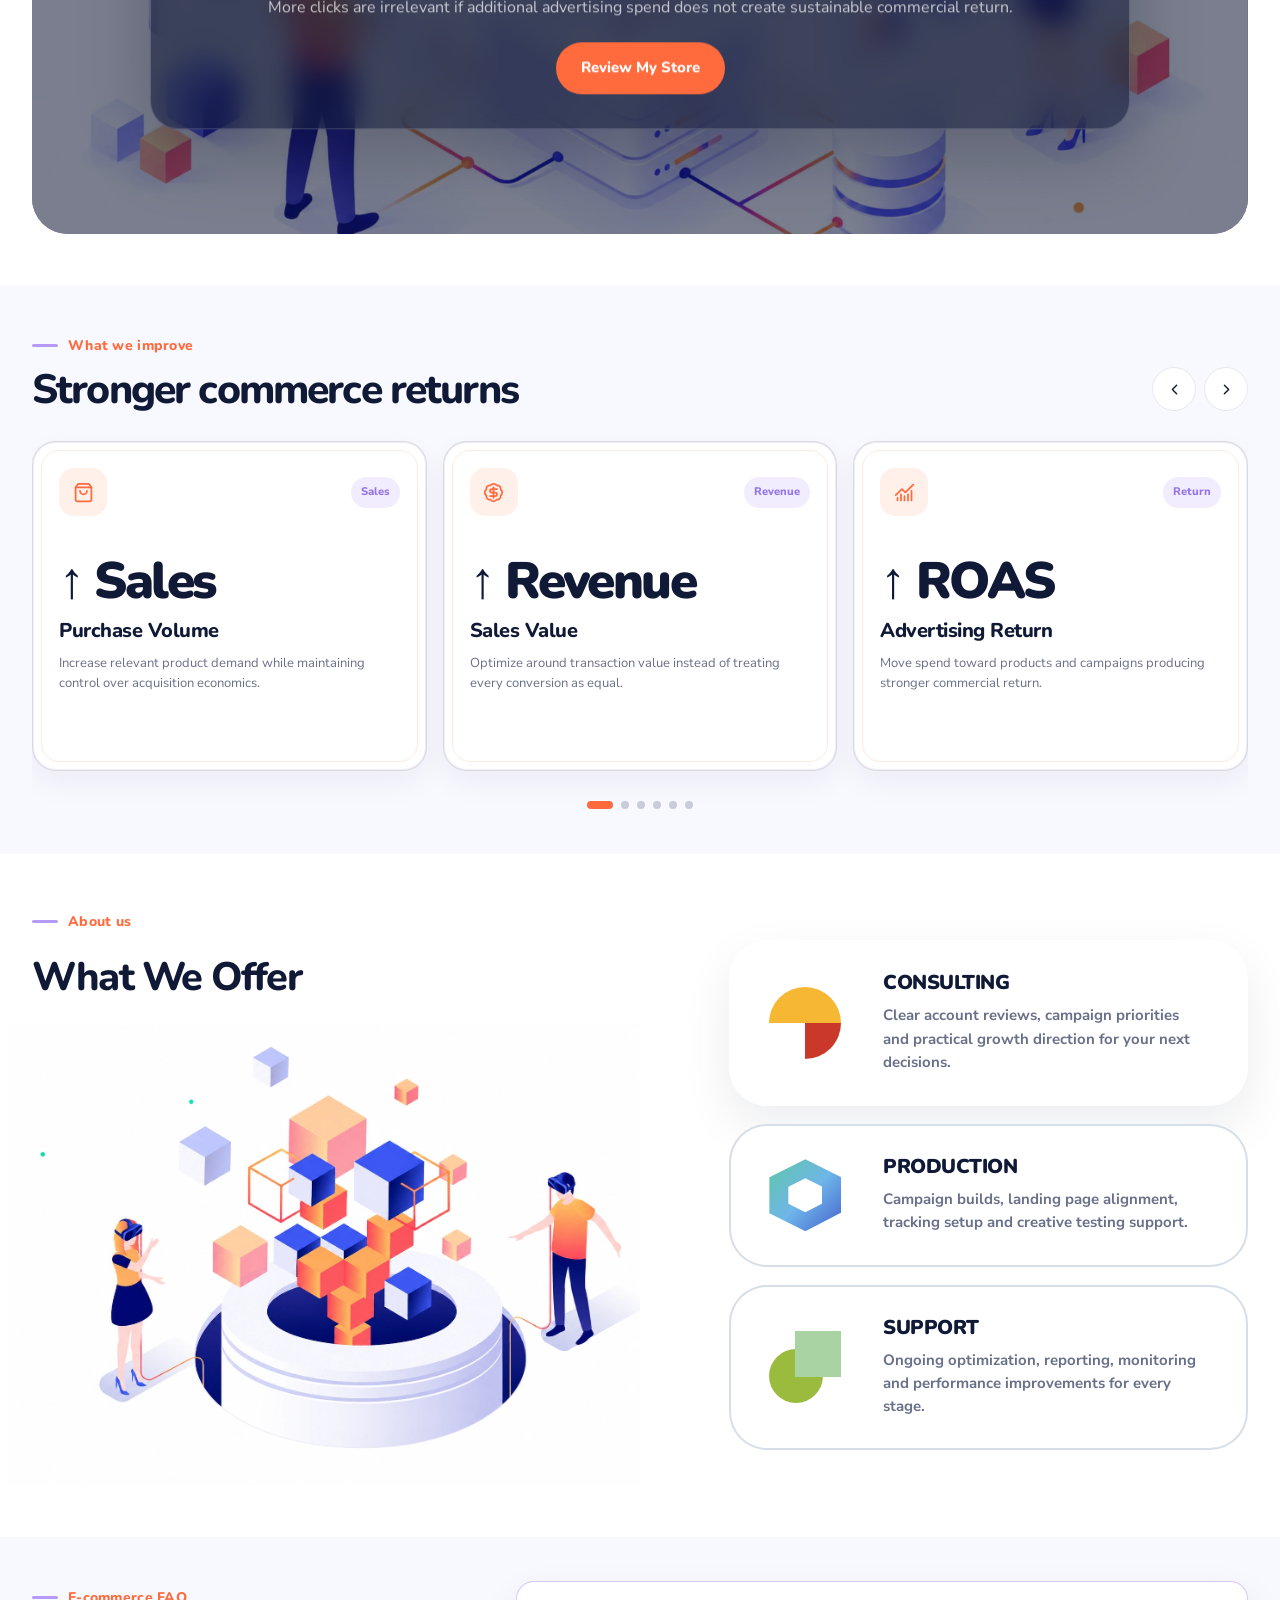
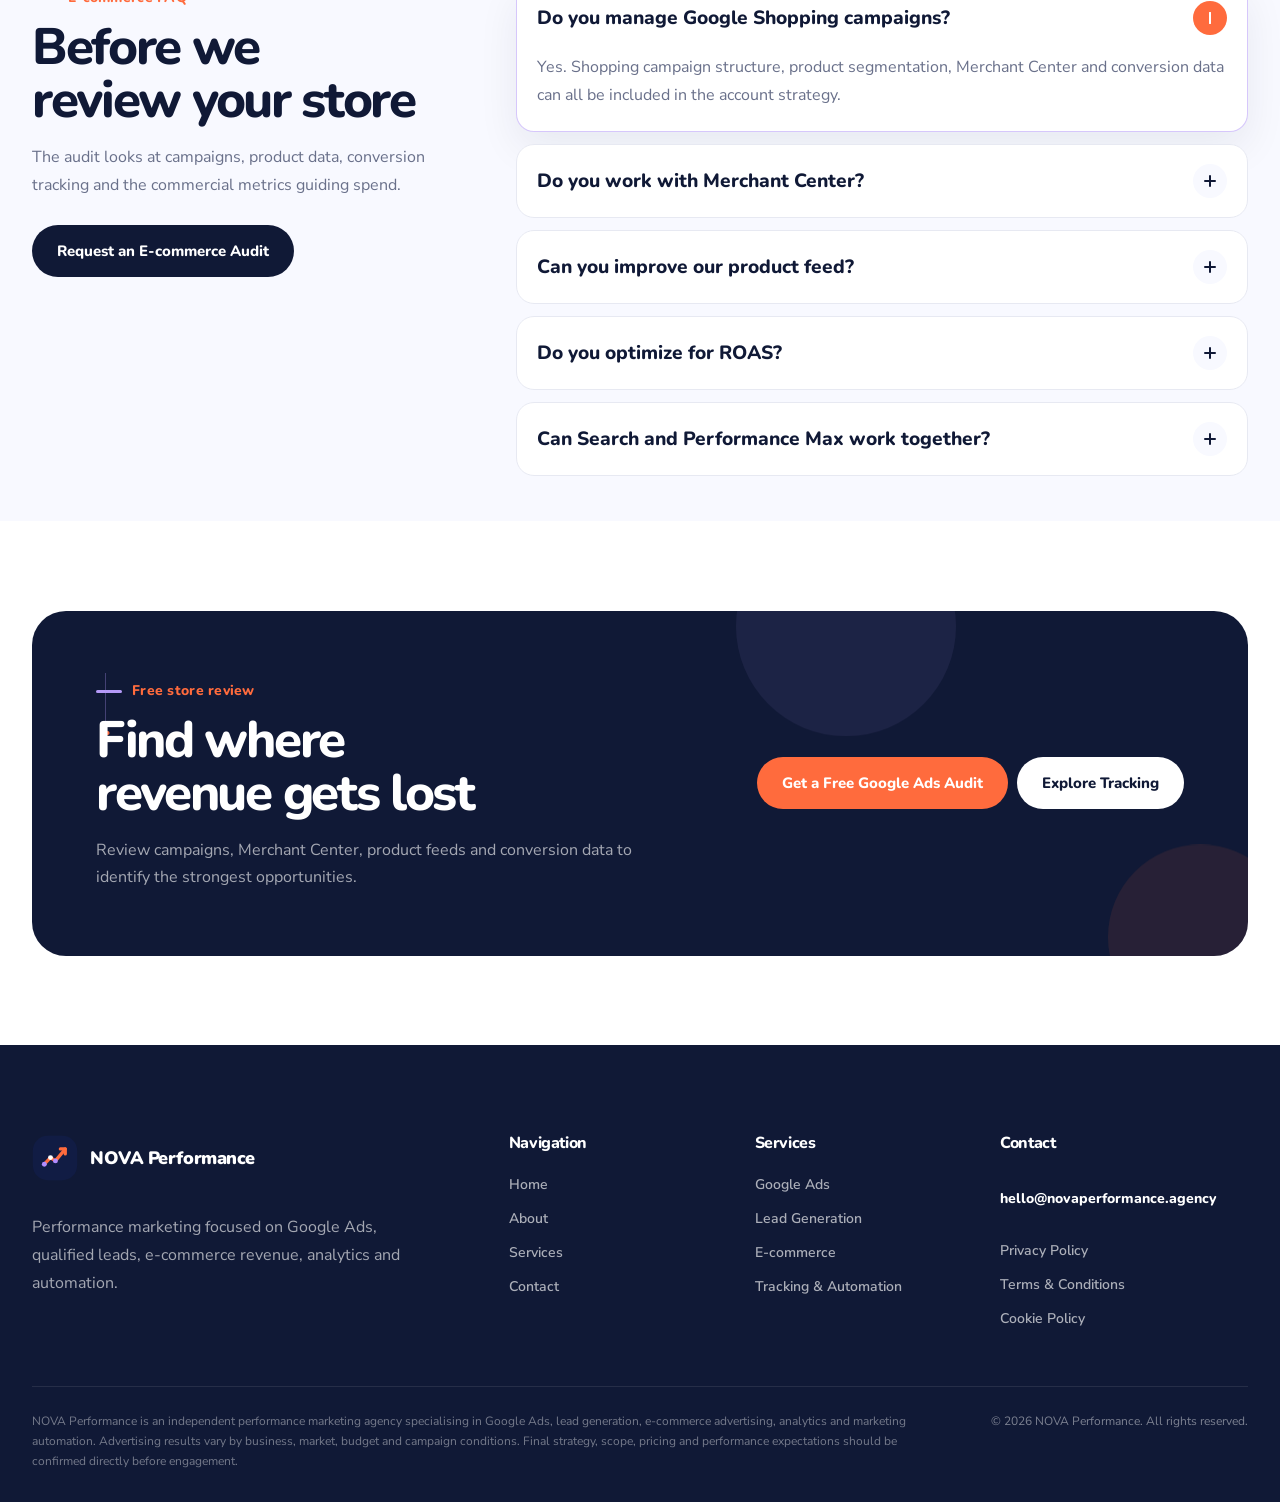
<file: ecommerce-advertising.html>
<!DOCTYPE html>
<html lang="en">
<head>
    <meta charset="UTF-8">

    <meta
        name="viewport"
        content="width=device-width, initial-scale=1.0"
    >

    <meta
        name="description"
        content="E-commerce advertising with Google Shopping, Performance Max, Search, Merchant Center, product feeds and ROAS-focused optimization."
    >

    <meta
        name="theme-color"
        content="#101936"
    >

    <title>
        E-commerce Advertising — {companyName}
    </title>


    

    <link
        rel="icon"
        type="image/png"
        href="assets/icons/favicon.png"
        data-config-favicon
    >

    <link
        rel="stylesheet"
        href="assets/vendor/swiper-bundle.min.css"
    >


    

    <link
        rel="stylesheet"
        href="assets/css/global.css"
    >

    <link
        rel="stylesheet"
        href="assets/css/service.css"
    >
</head>


<body data-page="ecommerce-advertising">

    <a
        class="skip-link"
        href="#main"
    >
        Skip to content
    </a>


    

    <header
        class="site-header"
        id="site-header"
    >

        <div class="container">

            <div class="site-header__inner">


                

                <a
                    class="site-logo"
                    href="index.html"
                    aria-label="{companyName} home" data-config-aria-label="companyName" data-config-suffix=" home"
                >

                    <img
                        class="site-logo__mark"
                        src="assets/icons/logo.svg"
                        alt=""
                        width="46"
                        height="46"
                        data-config-logo
                    >

                    <span
                        class="site-logo__name"
                        data-config-text="companyName"
                    >
                        {companyName}
                    </span>

                </a>


                

                <nav
                    class="site-nav"
                    aria-label="Primary navigation"
                >

                    <ul class="site-nav__list">

                        <li class="site-nav__item">

                            <a
                                class="site-nav__link"
                                href="index.html">
                                Home
                            </a>

                        </li>


                        <li class="site-nav__item">

                            <a
                                class="site-nav__link"
                                href="index.html#about">
                                About
                            </a>

                        </li>


                        <li class="site-nav__item">

                            <a
                                class="site-nav__link"
                                href="index.html#services"
                                aria-haspopup="true">
                                Services
                            </a>


                            <div class="site-nav__dropdown">

                                <a href="google-ads-management.html" data-config-href="services.googleAds.url" data-config-text="services.googleAds.title">
                                    Google Ads Management
                                </a>

                                <a href="lead-generation.html" data-config-href="services.leadGeneration.url" data-config-text="services.leadGeneration.title">
                                    Lead Generation
                                </a>

                                <a
                                    href="ecommerce-advertising.html" data-config-href="services.ecommerce.url"
                                    aria-current="page"
                                 data-config-text="services.ecommerce.title">
                                    E-commerce Advertising
                                </a>

                                <a href="tracking-automation.html" data-config-href="services.trackingAutomation.url" data-config-text="services.trackingAutomation.title">
                                    Tracking &amp; Automation
                                </a>

                            </div>

                        </li>


                        <li class="site-nav__item">

                            <a
                                class="site-nav__link"
                                href="index.html#contact">
                                Contact
                            </a>

                        </li>

                    </ul>

                </nav>


                

                <div class="site-header__actions">

                    <a
                        class="btn btn--primary site-header__cta"
                        href="index.html#contact"
                    >
                        <span data-config-text="primaryCTA">Get a Free Audit</span>
                    </a>


                    <button
                        class="menu-toggle"
                        type="button"
                        aria-label="Open menu"
                        aria-expanded="false"
                        aria-controls="mobile-menu"
                        data-menu-toggle
                    >

                        <span
                            class="menu-toggle__lines"
                            aria-hidden="true"
                        >
                            <span></span>
                        </span>

                    </button>

                </div>

            </div>

        </div>

    </header>


    

    <div
        class="mobile-menu"
        id="mobile-menu"
        aria-hidden="true"
        data-mobile-menu
    >

        <div class="mobile-menu__inner">

            <div>

                <nav
                    class="mobile-menu__nav"
                    aria-label="Mobile navigation"
                >

                    <a
                        class="mobile-menu__link"
                        href="index.html">
                        Home
                    </a>

                    <a
                        class="mobile-menu__link"
                        href="index.html#about">
                        About
                    </a>

                    <button
                        class="mobile-menu__link mobile-menu__link--services"
                        type="button"
                        aria-expanded="false"
                        aria-controls="mobile-services"
                        data-mobile-services-toggle
                    >
                        <span>Services</span>
                        <i data-lucide="chevron-down"></i>
                    </button>

                    <div
                        class="mobile-menu__services"
                        id="mobile-services"
                        data-mobile-services
                    >

                    <a
                        class="mobile-menu__service"
                        href="google-ads-management.html" data-config-href="services.googleAds.url"
                     data-config-text="services.googleAds.shortTitle">
                        Google Ads
                    </a>

                    <a
                        class="mobile-menu__service"
                        href="lead-generation.html" data-config-href="services.leadGeneration.url"
                     data-config-text="services.leadGeneration.title">
                        Lead Generation
                    </a>

                    <a
                        class="mobile-menu__service"
                        href="ecommerce-advertising.html" data-config-href="services.ecommerce.url"
                        aria-current="page"
                     data-config-text="services.ecommerce.shortTitle">
                        E-commerce
                    </a>

                    <a
                        class="mobile-menu__service"
                        href="tracking-automation.html" data-config-href="services.trackingAutomation.url"
                     data-config-text="services.trackingAutomation.title">
                        Tracking &amp; Automation
                    </a>
                    </div>

                    <a
                        class="mobile-menu__link"
                        href="index.html#contact">
                        Contact
                    </a>
                </nav>

            </div>


            <div class="mobile-menu__meta">

                <a
                    class="mobile-menu__email"
                    href="mailto:"
                    data-config-email-link
                >
                    <span data-config-text="email">
                        Email us
                    </span>
                </a>

            </div>

        </div>

    </div>


    

    <main id="main">


        

        <section class="page-hero service-hero">


            

            <div
                class="page-hero__word"
                aria-hidden="true"
            >
                REVENUE
            </div>


            

            <div
                class="decor-lines"
                aria-hidden="true"
            >

                <span
                    class="decor-line"
                    style="
                        --line-left: 7%;
                        --line-top: 20%;
                        --line-height: 126px;
                        --line-duration: 9s;
                    "
                ></span>

                <span
                    class="decor-line"
                    style="
                        --line-left: 16%;
                        --line-top: 54%;
                        --line-height: 150px;
                        --line-duration: 11s;
                        --line-delay: -3s;
                    "
                ></span>

                <span
                    class="decor-line"
                    style="
                        --line-left: 29%;
                        --line-top: 13%;
                        --line-height: 92px;
                        --line-duration: 8s;
                        --line-delay: -2s;
                    "
                ></span>

                <span
                    class="decor-line"
                    style="
                        --line-left: 42%;
                        --line-top: 65%;
                        --line-height: 106px;
                        --line-duration: 10s;
                        --line-delay: -5s;
                    "
                ></span>

                <span
                    class="decor-line"
                    style="
                        --line-left: 61%;
                        --line-top: 12%;
                        --line-height: 104px;
                        --line-duration: 12s;
                        --line-delay: -4s;
                    "
                ></span>

                <span
                    class="decor-line"
                    style="
                        --line-left: 74%;
                        --line-top: 55%;
                        --line-height: 152px;
                        --line-duration: 9s;
                    "
                ></span>

                <span
                    class="decor-line"
                    style="
                        --line-left: 86%;
                        --line-top: 18%;
                        --line-height: 96px;
                        --line-duration: 11s;
                        --line-delay: -5s;
                    "
                ></span>

                <span
                    class="decor-line"
                    style="
                        --line-left: 94%;
                        --line-top: 47%;
                        --line-height: 128px;
                        --line-duration: 10s;
                        --line-delay: -2s;
                    "
                ></span>


                

                <span
                    class="decor-dot"
                    style="
                        --dot-left: 11%;
                        --dot-top: 34%;
                    "
                ></span>

                <span
                    class="decor-dot decor-dot--lilac"
                    style="
                        --dot-left: 23%;
                        --dot-top: 70%;
                        --dot-size: 7px;
                        --dot-delay: -2s;
                    "
                ></span>

                <span
                    class="decor-dot"
                    style="
                        --dot-left: 35%;
                        --dot-top: 22%;
                        --dot-size: 4px;
                        --dot-delay: -4s;
                    "
                ></span>

                <span
                    class="decor-dot decor-dot--lilac"
                    style="
                        --dot-left: 68%;
                        --dot-top: 31%;
                        --dot-size: 5px;
                        --dot-delay: -3s;
                    "
                ></span>

                <span
                    class="decor-dot"
                    style="
                        --dot-left: 81%;
                        --dot-top: 69%;
                        --dot-size: 7px;
                    "
                ></span>


                

                <span
                    class="decor-square"
                    style="
                        --square-left: 18%;
                        --square-top: 20%;
                    "
                ></span>

                <span
                    class="decor-square"
                    style="
                        --square-left: 31%;
                        --square-top: 73%;
                        --square-size: 8px;
                        --square-delay: -4s;
                    "
                ></span>

                <span
                    class="decor-square"
                    style="
                        --square-left: 72%;
                        --square-top: 19%;
                        --square-size: 12px;
                        --square-delay: -2s;
                    "
                ></span>

                <span
                    class="decor-square"
                    style="
                        --square-left: 89%;
                        --square-top: 61%;
                        --square-size: 8px;
                        --square-delay: -5s;
                    "
                ></span>

            </div>


            

            <div
                class="hero-wave-line hero-wave-line--one"
                aria-hidden="true"
            >

                <svg
                    viewBox="0 0 1600 120"
                    preserveAspectRatio="none"
                >

                    <path
                        d="
                            M0 69
                            C190 13 336 108 524 59
                            C714 9 821 112 1010 61
                            C1198 10 1382 103 1600 40
                        "
                    />

                </svg>

            </div>


            <div
                class="hero-wave-line hero-wave-line--two"
                aria-hidden="true"
            >

                <svg
                    viewBox="0 0 1600 120"
                    preserveAspectRatio="none"
                >

                    <path
                        d="
                            M0 39
                            C214 98 343 14 540 62
                            C744 111 856 24 1047 68
                            C1248 115 1398 34 1600 79
                        "
                    />

                </svg>

            </div>


            

            <div
                class="service-hero__metric service-hero__metric--left"
                aria-hidden="true"
            >
                <strong>ROAS</strong>
                <span>Revenue efficiency</span>
            </div>


            <div
                class="service-hero__metric service-hero__metric--right"
                aria-hidden="true"
            >
                <strong>Feed</strong>
                <span>Product data quality</span>
            </div>


            

            <div class="container">

                <div class="page-hero__inner">

                    <h1 class="page-hero__title">

                        Scale E-commerce
                        <span class="service-hero__accent">
                            Revenue
                        </span>

                    </h1>


                    <p class="page-hero__text">
                        Search, Shopping and Performance Max
                        campaigns connected to product data,
                        purchases, revenue and profitable ROAS.
                    </p>


                    <div class="page-hero__actions">

                        <a
                            class="btn btn--primary"
                            href="index.html#contact"
                        >
                            Request an E-commerce Audit
                        </a>

                        <a
                            class="btn btn--light"
                            href="#service-overview"
                        >
                            Explore E-commerce
                        </a>

                    </div>

                </div>

            </div>


            

            <div
                class="page-hero__wave"
                aria-hidden="true"
            >

                <svg
                    viewBox="0 0 1600 180"
                    preserveAspectRatio="none"
                >

                    <path
                        d="
                            M0 102
                            C218 42 363 144 592 94
                            C828 43 1029 166 1253 105
                            C1401 65 1503 69 1600 91
                            V180
                            H0
                            Z
                        "
                    />

                </svg>

            </div>

        </section>


        

        <section class="service-intro">

            <div class="container">

                <div
                    class="service-intro__grid reveal"
                >

                    <div class="service-intro__lead">

                        <div
                            class="service-intro__icon"
                            aria-hidden="true"
                        >
                            <i data-lucide="shopping-bag"></i>
                        </div>


                        <div class="service-intro__lead-copy">

                            <strong>
                                Commerce campaigns built around revenue
                            </strong>

                            <p>
                                Products, campaign structure and
                                conversion data working as one
                                acquisition system.
                            </p>

                        </div>

                    </div>


                    <div class="service-intro__metric">

                        <strong>
                            Shopping
                        </strong>

                        <span>
                            Product-led demand
                        </span>

                    </div>


                    <div class="service-intro__metric">

                        <strong>
                            PMax
                        </strong>

                        <span>
                            Cross-channel scale
                        </span>

                    </div>


                    <div class="service-intro__metric">

                        <strong>
                            ROAS
                        </strong>

                        <span>
                            Revenue efficiency
                        </span>

                    </div>

                </div>

            </div>

        </section>


        

        <section
            class="section service-overview"
            id="service-overview"
        >

            <div class="container">

                <div class="service-overview__grid">


                    

                    <div class="service-overview__content">

                        <span
                            class="section-label reveal"
                        >
                            E-commerce advertising
                        </span>


                        <h2 class="reveal"
                        >
                            Turn product demand
                            into profitable sales
                        </h2>


                        <p class="reveal"
                        >
                            E-commerce performance depends on the
                            connection between product data,
                            campaign structure, conversion signals
                            and actual revenue.
                        </p>


                        <div
                            class="service-overview__points reveal"
                        >

                            <div class="service-overview__point">

                                <span class="service-overview__point-icon">
                                    <i data-lucide="check"></i>
                                </span>

                                <span>
                                    Google Shopping
                                </span>

                            </div>


                            <div class="service-overview__point">

                                <span class="service-overview__point-icon">
                                    <i data-lucide="check"></i>
                                </span>

                                <span>
                                    Performance Max
                                </span>

                            </div>


                            <div class="service-overview__point">

                                <span class="service-overview__point-icon">
                                    <i data-lucide="check"></i>
                                </span>

                                <span>
                                    Merchant Center
                                </span>

                            </div>


                            <div class="service-overview__point">

                                <span class="service-overview__point-icon">
                                    <i data-lucide="check"></i>
                                </span>

                                <span>
                                    Product Feeds
                                </span>

                            </div>


                            <div class="service-overview__point">

                                <span class="service-overview__point-icon">
                                    <i data-lucide="check"></i>
                                </span>

                                <span>
                                    Revenue Tracking
                                </span>

                            </div>


                            <div class="service-overview__point">

                                <span class="service-overview__point-icon">
                                    <i data-lucide="check"></i>
                                </span>

                                <span>
                                    ROAS Optimization
                                </span>

                            </div>

                        </div>


                        <div
                            class="service-overview__actions reveal"
                        >

                            <a
                                class="btn btn--dark"
                                href="index.html#contact"
                            >
                                Review My Store
                            </a>

                        </div>

                    </div>


                    

                    <div
                        class="service-overview__visual reveal"
                    >

                        <span
                            class="service-overview__shape service-overview__shape--one"
                            aria-hidden="true"
                        ></span>

                        <span
                            class="service-overview__shape service-overview__shape--two"
                            aria-hidden="true"
                        ></span>


                        <img
                            src="assets/img/services/service-overview-cloud.webp"
                            alt="Cloud analytics and campaign performance illustration"
                            width="1448"
                            height="1086"
                            loading="lazy"
                        >

                    </div>

                </div>

            </div>

        </section>


        <section class="section service-proof">

            <div class="container">

                <div
                    class="swiper service-proof-swiper"
                >

                    <div class="swiper-wrapper">

                        <div class="swiper-slide">
                            <article class="service-proof-card">
                                <p>
                                    "Campaign structure became clearer, tracking improved and budget moved toward the searches that actually create qualified conversations."
                                </p>

                                <div class="service-proof-card__person">
                                    <img src="assets/img/testimonials/client-01.webp" alt="" width="320" height="320" loading="lazy">
                                    <div>
                                        <strong>Joe Marvin</strong>
                                        <span>Company SEO</span>
                                    </div>
                                </div>
                            </article>
                        </div>

                        <div class="swiper-slide">
                            <article class="service-proof-card">
                                <p>
                                    "The reporting finally made sense. We could see which campaigns were driving revenue and where the next tests should go."
                                </p>

                                <div class="service-proof-card__person">
                                    <img src="assets/img/testimonials/client-02.webp" alt="" width="320" height="320" loading="lazy">
                                    <div>
                                        <strong>Kate Johnson</strong>
                                        <span>Company SEO</span>
                                    </div>
                                </div>
                            </article>
                        </div>

                        <div class="swiper-slide">
                            <article class="service-proof-card">
                                <p>
                                    "Lead quality went up because the account was optimized around real business data, not only platform metrics."
                                </p>

                                <div class="service-proof-card__person">
                                    <img src="assets/img/testimonials/client-03.webp" alt="" width="320" height="320" loading="lazy">
                                    <div>
                                        <strong>Mark Wilson</strong>
                                        <span>Growth Lead</span>
                                    </div>
                                </div>
                            </article>
                        </div>

                        <div class="swiper-slide">
                            <article class="service-proof-card">
                                <p>
                                    "The team connected campaigns, landing pages and tracking into one clean system, which made scaling much easier."
                                </p>

                                <div class="service-proof-card__person">
                                    <img src="assets/img/testimonials/client-04.webp" alt="" width="320" height="320" loading="lazy">
                                    <div>
                                        <strong>Nina Roberts</strong>
                                        <span>Marketing Director</span>
                                    </div>
                                </div>
                            </article>
                        </div>

                    </div>

                    <div class="swiper-pagination"></div>

                </div>

            </div>

        </section>


        

        <section class="section service-tabs">

            <div class="container">

                <div class="service-tabs__header">

                    <div>

                        <span
                            class="section-label reveal"
                        >
                            Commerce ecosystem
                        </span>

                        <h2 class="reveal"
                        >
                            Products to revenue
                        </h2>

                    </div>


                    <p class="reveal"
                    >
                        Strong e-commerce advertising requires
                        more than campaign bidding. Product data
                        and measurement directly affect performance.
                    </p>

                </div>


                

                <div
                    class="service-tabs__nav"
                    role="tablist"
                    aria-label="E-commerce advertising areas"
                >

                    <button
                        class="service-tab is-active"
                        type="button"
                    >
                        Shopping
                    </button>

                    <button
                        class="service-tab"
                        type="button"
                    >
                        Performance Max
                    </button>

                    <button
                        class="service-tab"
                        type="button"
                    >
                        Product Feed
                    </button>

                    <button
                        class="service-tab"
                        type="button"
                    >
                        Revenue
                    </button>

                </div>


                

                <div class="service-tabs__stage">


                    

                    <article class="service-tab-panel is-active">

                        <div class="service-tab-panel__content">

                            <span class="service-tab-panel__icon">
                                <i data-lucide="shopping-bag"></i>
                            </span>

                            <h3>
                                Right products
                            </h3>

                            <p>
                                Shopping campaigns connect customer
                                search intent directly with your
                                products, prices and Merchant Center data.
                            </p>


                            <ul class="service-tab-panel__list">

                                <li>
                                    Shopping campaigns
                                </li>

                                <li>
                                    Product segmentation
                                </li>

                                <li>
                                    Search demand
                                </li>

                                <li>
                                    Merchant Center
                                </li>

                                <li>
                                    Conversion tracking
                                </li>

                                <li>
                                    Revenue optimization
                                </li>

                            </ul>

                        </div>


                        <div class="service-tab-panel__visual">

                            <img
                                src="assets/img/services/service-tab-search.webp"
                                alt="Search marketing analytics illustration"
                                width="1536"
                                height="1024"
                                loading="lazy"
                            >

                        </div>

                    </article>


                    

                    <article class="service-tab-panel">

                        <div class="service-tab-panel__content">

                            <span class="service-tab-panel__icon">
                                <i data-lucide="orbit"></i>
                            </span>

                            <h3>
                                Product demand
                            </h3>

                            <p>
                                Performance Max combines product
                                inventory, creative assets,
                                audience signals and conversion
                                data across Google channels.
                            </p>


                            <ul class="service-tab-panel__list">

                                <li>
                                    Asset groups
                                </li>

                                <li>
                                    Listing groups
                                </li>

                                <li>
                                    Audience signals
                                </li>

                                <li>
                                    Product segmentation
                                </li>

                                <li>
                                    Search themes
                                </li>

                                <li>
                                    ROAS targets
                                </li>

                            </ul>

                        </div>


                        <div class="service-tab-panel__visual">

                            <img
                                src="assets/img/services/service-tab-audience.webp"
                                alt="Audience analytics dashboard illustration"
                                width="1449"
                                height="1086"
                                loading="lazy"
                            >

                        </div>

                    </article>


                    

                    <article class="service-tab-panel">

                        <div class="service-tab-panel__content">

                            <span class="service-tab-panel__icon">
                                <i data-lucide="database"></i>
                            </span>

                            <h3>
                                Better feed data
                            </h3>

                            <p>
                                Titles, categories, attributes and
                                product structure influence how
                                products are understood and served.
                            </p>


                            <ul class="service-tab-panel__list">

                                <li>
                                    Product titles
                                </li>

                                <li>
                                    Feed attributes
                                </li>

                                <li>
                                    Custom labels
                                </li>

                                <li>
                                    Merchant diagnostics
                                </li>

                                <li>
                                    Product grouping
                                </li>

                                <li>
                                    Feed automation
                                </li>

                            </ul>

                        </div>


                        <div class="service-tab-panel__visual">

                            <img
                                src="assets/img/services/service-tab-automation.webp"
                                alt="Campaign automation dashboard illustration"
                                width="1451"
                                height="1084"
                                loading="lazy"
                            >

                        </div>

                    </article>


                    

                    <article class="service-tab-panel">

                        <div class="service-tab-panel__content">

                            <span class="service-tab-panel__icon">
                                <i data-lucide="badge-dollar-sign"></i>
                            </span>

                            <h3>
                                Profitable revenue
                            </h3>

                            <p>
                                Purchases are not equally valuable.
                                Revenue data makes it possible to
                                compare campaign return with business value.
                            </p>


                            <ul class="service-tab-panel__list">

                                <li>
                                    Purchase tracking
                                </li>

                                <li>
                                    Revenue values
                                </li>

                                <li>
                                    ROAS
                                </li>

                                <li>
                                    CPA
                                </li>

                                <li>
                                    Conversion rate
                                </li>

                                <li>
                                    Product profitability
                                </li>

                            </ul>

                        </div>


                        <div class="service-tab-panel__visual">

                            <img
                                src="assets/img/services/service-tab-ab-testing.webp"
                                alt="A/B testing performance illustration"
                                width="1536"
                                height="1024"
                                loading="lazy"
                            >

                        </div>

                    </article>

                </div>

            </div>

        </section>


        <section
            class="section traffic-boost"
            id="traffic-boost"
            aria-labelledby="traffic-boost-title"
        >

            <div class="container">

                <div class="traffic-boost__grid">

                    <div class="traffic-boost__visual">
                        <img
                            src="assets/img/services/boost-traffic-showcase.webp"
                            alt="Marketing analytics dashboard illustration"
                            width="1240"
                            height="885"
                            loading="lazy"
                        >
                    </div>


                    <div class="traffic-boost__content">
                        <span class="section-label">
                            Best for you
                        </span>

                        <h2 id="traffic-boost-title">
                            Boost Website Traffic
                        </h2>

                        <p class="traffic-boost__lead">
                            Grow cleaner demand with campaigns,
                            conversion tracking and reporting that
                            keep every channel moving toward revenue.
                        </p>

                        <div class="traffic-boost__features">
                            <article class="traffic-boost__feature">
                                <span
                                    class="traffic-boost__icon traffic-boost__icon--orange"
                                    aria-hidden="true"
                                >
                                    <i data-lucide="megaphone"></i>
                                </span>

                                <h3>
                                    Media Promotion
                                </h3>

                                <p>
                                    Targeted campaigns built around
                                    intent, budget control and stronger
                                    conversion paths.
                                </p>
                            </article>

                            <article class="traffic-boost__feature">
                                <span
                                    class="traffic-boost__icon traffic-boost__icon--green"
                                    aria-hidden="true"
                                >
                                    <i data-lucide="chart-no-axes-combined"></i>
                                </span>

                                <h3>
                                    Infographics Content
                                </h3>

                                <p>
                                    Clear performance views that make
                                    traffic, leads and revenue easier
                                    to read.
                                </p>
                            </article>
                        </div>

                        <div class="traffic-boost__actions">
                            <a
                                class="btn btn--primary traffic-boost__button"
                                href="index.html#contact"
                            >
                                Discover more
                            </a>
                        </div>
                    </div>

                </div>

            </div>

        </section>


        

        <section class="section service-capabilities">

            <div class="container">

                <div class="service-capabilities__header">

                    <div>

                        <span
                            class="section-label reveal"
                        >
                            Commerce performance
                        </span>

                        <h2 class="reveal"
                        >
                            Every product
                            sends a signal
                        </h2>

                    </div>


                    <p class="reveal"
                    >
                        Product structure, availability,
                        feed quality and conversion values
                        all influence campaign decisions.
                    </p>

                </div>


                <div class="service-capabilities__grid">


                    <article
                        class="capability-card reveal"
                    >

                        <span class="capability-card__icon">
                            <i data-lucide="shopping-cart"></i>
                        </span>

                        <h3>
                            Shopping Campaigns
                        </h3>

                        <p>
                            Connect active product demand with
                            relevant inventory and purchase intent.
                        </p>

                        <div class="capability-card__meta">
                            <span></span>

                            <small>
                                Acquisition
                            </small>
                        </div>

                    </article>


                    <article
                        class="capability-card reveal"
                    >

                        <span class="capability-card__icon">
                            <i data-lucide="package-search"></i>
                        </span>

                        <h3>
                            Product Feeds
                        </h3>

                        <p>
                            Improve product information,
                            segmentation and Merchant Center
                            campaign inputs.
                        </p>

                        <div class="capability-card__meta">
                            <span></span>

                            <small>
                                Product Data
                            </small>
                        </div>

                    </article>


                    <article
                        class="capability-card reveal"
                    >

                        <span class="capability-card__icon">
                            <i data-lucide="chart-no-axes-combined"></i>
                        </span>

                        <h3>
                            Revenue Tracking
                        </h3>

                        <p>
                            Measure purchases and revenue
                            so advertising can optimize toward
                            commercial outcomes.
                        </p>

                        <div class="capability-card__meta">
                            <span></span>

                            <small>
                                Measurement
                            </small>
                        </div>

                    </article>


                    <article
                        class="capability-card reveal"
                    >

                        <span class="capability-card__icon">
                            <i data-lucide="trending-up"></i>
                        </span>

                        <h3>
                            Profitable Scale
                        </h3>

                        <p>
                            Increase budget where additional
                            volume continues to support
                            your return targets.
                        </p>

                        <div class="capability-card__meta">
                            <span></span>

                            <small>
                                Growth
                            </small>
                        </div>

                    </article>

                </div>

            </div>

        </section>


        

        <section
            class="service-marquee"
            aria-label="E-commerce advertising capabilities"
        >

            <div class="container">

                <div class="service-marquee__track">

                    <div class="service-marquee__group">

                        <span class="service-marquee__item">
                            Shopping
                        </span>

                        <span class="service-marquee__item">
                            Products
                        </span>

                        <span class="service-marquee__item">
                            Performance Max
                        </span>

                        <span class="service-marquee__item">
                            Merchant Center
                        </span>

                        <span class="service-marquee__item">
                            Revenue
                        </span>

                        <span class="service-marquee__item">
                            ROAS
                        </span>

                    </div>


                    <div
                        class="service-marquee__group"
                        aria-hidden="true"
                    >

                        <span class="service-marquee__item">
                            Shopping
                        </span>

                        <span class="service-marquee__item">
                            Products
                        </span>

                        <span class="service-marquee__item">
                            Performance Max
                        </span>

                        <span class="service-marquee__item">
                            Merchant Center
                        </span>

                        <span class="service-marquee__item">
                            Revenue
                        </span>

                        <span class="service-marquee__item">
                            ROAS
                        </span>

                    </div>

                </div>

            </div>

        </section>


        

        <section class="section service-data">

            <div class="container">

                <div class="service-data__grid">


                    

                    <div class="service-data__content">

                        <span
                            class="section-label reveal"
                        >
                            Commerce data
                        </span>

                        <h2 class="reveal"
                        >
                            Revenue tied to ads
                        </h2>

                        <p class="reveal"
                        >
                            Reliable transaction and product
                            data allows campaign performance
                            to be evaluated through revenue,
                            not only traffic or conversion count.
                        </p>


                        <div
                            class="service-data__list reveal"
                        >

                            <div class="service-data__item">

                                <span class="service-data__item-icon">
                                    <i data-lucide="shopping-bag"></i>
                                </span>

                                <span>
                                    Purchase Tracking
                                </span>

                            </div>


                            <div class="service-data__item">

                                <span class="service-data__item-icon">
                                    <i data-lucide="badge-dollar-sign"></i>
                                </span>

                                <span>
                                    Revenue Tracking
                                </span>

                            </div>


                            <div class="service-data__item">

                                <span class="service-data__item-icon">
                                    <i data-lucide="package-search"></i>
                                </span>

                                <span>
                                    Product Performance
                                </span>

                            </div>


                            <div class="service-data__item">

                                <span class="service-data__item-icon">
                                    <i data-lucide="chart-pie"></i>
                                </span>

                                <span>
                                    ROAS Monitoring
                                </span>

                            </div>


                            <div class="service-data__item">

                                <span class="service-data__item-icon">
                                    <i data-lucide="refresh-cw"></i>
                                </span>

                                <span>
                                    Feed Automation
                                </span>

                            </div>


                            <div class="service-data__item">

                                <span class="service-data__item-icon">
                                    <i data-lucide="percent"></i>
                                </span>

                                <span>
                                    Margin Signals
                                </span>

                            </div>

                        </div>

                    </div>


                    

                    <div
                        class="service-data__visual"
                    >

                        <span
                            class="service-data__orb service-data__orb--one"
                            aria-hidden="true"
                        ></span>

                        <span
                            class="service-data__orb service-data__orb--two"
                            aria-hidden="true"
                        ></span>


                        <img
                            src="assets/img/services/google-ads-service-data-transparent.png"
                            alt="E-commerce revenue tracking and advertising analytics illustration"
                            width="1412"
                            height="1114"
                            loading="lazy"
                        >

                    </div>

                </div>

            </div>

        </section>


        



        <section class="service-parallax">

            <div class="container">

                <div class="service-parallax__frame">

                    <img
                        class="service-parallax__image"
                        src="assets/img/parallax/performance-campaign.webp"
                        alt="E-commerce advertising and product campaign visual"
                        loading="lazy"
                    >

                    <div
                        class="service-parallax__overlay"
                        aria-hidden="true"
                    ></div>


                    <div class="service-parallax__content">

                        <span
                            class="section-label reveal"
                        >
                            Profitable growth
                        </span>


                        <h2 class="reveal"
                        >
                            Scale revenue,
                            not just traffic
                        </h2>


                        <p class="reveal"
                        >
                            More clicks are irrelevant if additional
                            advertising spend does not create
                            sustainable commercial return.
                        </p>


                        <a
                            class="btn btn--primary reveal"
                            href="index.html#contact"
                        >
                            Review My Store
                        </a>

                    </div>

                </div>

            </div>

        </section>


        



        <section class="section service-results">

            <div class="container">

                <div class="service-results__header">

                    <div>

                        <span
                            class="section-label reveal"
                        >
                            What we improve
                        </span>

                        <h2 class="reveal"
                        >
                            Stronger commerce returns
                        </h2>

                    </div>


                    <div
                        class="service-results__controls reveal"
                    >

                        <button
                            class="service-results-prev"
                            type="button"
                            aria-label="Previous result"
                        >
                            <i data-lucide="chevron-left"></i>
                        </button>

                        <button
                            class="service-results-next"
                            type="button"
                            aria-label="Next result"
                        >
                            <i data-lucide="chevron-right"></i>
                        </button>

                    </div>

                </div>


                <div
                    class="swiper service-results-swiper"
                >

                    <div class="swiper-wrapper">


                        

                        <div class="swiper-slide">

                            <article class="service-result-card">

                                <div class="service-result-card__top">

                                    <span class="service-result-card__icon">
                                        <i data-lucide="shopping-bag"></i>
                                    </span>

                                    <span class="service-result-card__tag">
                                        Sales
                                    </span>

                                </div>


                                <strong class="service-result-card__value">
                                    ↑ Sales
                                </strong>

                                <h3>
                                    Purchase Volume
                                </h3>

                                <p>
                                    Increase relevant product demand
                                    while maintaining control
                                    over acquisition economics.
                                </p>

                            </article>

                        </div>


                        

                        <div class="swiper-slide">

                            <article class="service-result-card">

                                <div class="service-result-card__top">

                                    <span class="service-result-card__icon">
                                        <i data-lucide="badge-dollar-sign"></i>
                                    </span>

                                    <span class="service-result-card__tag">
                                        Revenue
                                    </span>

                                </div>


                                <strong class="service-result-card__value">
                                    ↑ Revenue
                                </strong>

                                <h3>
                                    Sales Value
                                </h3>

                                <p>
                                    Optimize around transaction value
                                    instead of treating every
                                    conversion as equal.
                                </p>

                            </article>

                        </div>


                        

                        <div class="swiper-slide">

                            <article class="service-result-card">

                                <div class="service-result-card__top">

                                    <span class="service-result-card__icon">
                                        <i data-lucide="chart-no-axes-combined"></i>
                                    </span>

                                    <span class="service-result-card__tag">
                                        Return
                                    </span>

                                </div>


                                <strong class="service-result-card__value">
                                    ↑ ROAS
                                </strong>

                                <h3>
                                    Advertising Return
                                </h3>

                                <p>
                                    Move spend toward products
                                    and campaigns producing
                                    stronger commercial return.
                                </p>

                            </article>

                        </div>


                        

                        <div class="swiper-slide">

                            <article class="service-result-card">

                                <div class="service-result-card__top">

                                    <span class="service-result-card__icon">
                                        <i data-lucide="target"></i>
                                    </span>

                                    <span class="service-result-card__tag">
                                        Efficiency
                                    </span>

                                </div>


                                <strong class="service-result-card__value">
                                    ↓ CPA
                                </strong>

                                <h3>
                                    Purchase Cost
                                </h3>

                                <p>
                                    Improve efficiency across
                                    Search, Shopping and
                                    Performance Max campaigns.
                                </p>

                            </article>

                        </div>


                        

                        <div class="swiper-slide">

                            <article class="service-result-card">

                                <div class="service-result-card__top">

                                    <span class="service-result-card__icon">
                                        <i data-lucide="package-search"></i>
                                    </span>

                                    <span class="service-result-card__tag">
                                        Products
                                    </span>

                                </div>


                                <strong class="service-result-card__value">
                                    ↑ Feed
                                </strong>

                                <h3>
                                    Product Visibility
                                </h3>

                                <p>
                                    Improve product feed structure
                                    so campaigns receive stronger
                                    catalogue signals.
                                </p>

                            </article>

                        </div>


                        

                        <div class="swiper-slide">

                            <article class="service-result-card">

                                <div class="service-result-card__top">

                                    <span class="service-result-card__icon">
                                        <i data-lucide="trending-up"></i>
                                    </span>

                                    <span class="service-result-card__tag">
                                        Scale
                                    </span>

                                </div>


                                <strong class="service-result-card__value">
                                    ↑ Scale
                                </strong>

                                <h3>
                                    Profitable Growth
                                </h3>

                                <p>
                                    Expand campaign volume
                                    where additional spend
                                    remains commercially sustainable.
                                </p>

                            </article>

                        </div>

                    </div>


                    <div class="swiper-pagination"></div>

                </div>

            </div>

        </section>


        <section class="section service-offer-showcase">

            <div class="container">

                <div class="service-offer-showcase__grid">

                    <div class="service-offer-showcase__media reveal">
                        <div class="service-offer-showcase__head">
                            <span class="section-label">
                                About us
                            </span>

                            <h2>
                                What We Offer
                            </h2>
                        </div>

                        <img
                            src="assets/img/offer/offer-services.webp"
                            alt="Digital marketing service illustration"
                            width="1469"
                            height="1071"
                            loading="lazy"
                        >
                    </div>

                    <div class="service-offer-showcase__cards reveal">
                        <article class="service-offer-showcase__card service-offer-showcase__card--solid">
                            <span class="service-offer-showcase__icon service-offer-showcase__icon--consulting" aria-hidden="true"></span>
                            <div>
                                <h3>Consulting</h3>
                                <p>Clear account reviews, campaign priorities and practical growth direction for your next decisions.</p>
                            </div>
                        </article>

                        <article class="service-offer-showcase__card">
                            <span class="service-offer-showcase__icon service-offer-showcase__icon--production" aria-hidden="true"></span>
                            <div>
                                <h3>Production</h3>
                                <p>Campaign builds, landing page alignment, tracking setup and creative testing support.</p>
                            </div>
                        </article>

                        <article class="service-offer-showcase__card">
                            <span class="service-offer-showcase__icon service-offer-showcase__icon--support" aria-hidden="true"></span>
                            <div>
                                <h3>Support</h3>
                                <p>Ongoing optimization, reporting, monitoring and performance improvements for every stage.</p>
                            </div>
                        </article>
                    </div>

                </div>

            </div>

        </section>


        

        <section class="section service-faq">

            <div class="container">

                <div class="service-faq__grid">


                    

                    <div class="service-faq__intro">

                        <span
                            class="section-label reveal"
                        >
                            E-commerce FAQ
                        </span>


                        <h2 class="reveal"
                        >
                            Before we review
                            your store
                        </h2>


                        <p class="reveal"
                        >
                            The audit looks at campaigns,
                            product data, conversion tracking
                            and the commercial metrics guiding spend.
                        </p>


                        <a
                            class="btn btn--dark reveal"
                            href="index.html#contact"
                        >
                            Request an E-commerce Audit
                        </a>

                    </div>


                    

                    <div
                        class="accordion"
                        data-accordion
                    >


                        <article class="accordion-item is-open">

                            <button
                                class="accordion-trigger"
                                type="button"
                                aria-expanded="true"
                            >

                                <span class="accordion-trigger__title">
                                    Do you manage Google Shopping campaigns?
                                </span>

                                <span
                                    class="accordion-trigger__icon"
                                    aria-hidden="true"
                                ></span>

                            </button>


                            <div class="accordion-content">

                                <div class="accordion-content__inner">

                                    <div class="accordion-content__body">
                                        Yes. Shopping campaign structure,
                                        product segmentation, Merchant Center
                                        and conversion data can all be
                                        included in the account strategy.
                                    </div>

                                </div>

                            </div>

                        </article>


                        <article class="accordion-item">

                            <button
                                class="accordion-trigger"
                                type="button"
                                aria-expanded="false"
                            >

                                <span class="accordion-trigger__title">
                                    Do you work with Merchant Center?
                                </span>

                                <span
                                    class="accordion-trigger__icon"
                                    aria-hidden="true"
                                ></span>

                            </button>


                            <div class="accordion-content">

                                <div class="accordion-content__inner">

                                    <div class="accordion-content__body">
                                        Yes. Merchant Center diagnostics,
                                        product approvals, feed structure
                                        and product data quality are important
                                        parts of e-commerce advertising.
                                    </div>

                                </div>

                            </div>

                        </article>


                        <article class="accordion-item">

                            <button
                                class="accordion-trigger"
                                type="button"
                                aria-expanded="false"
                            >

                                <span class="accordion-trigger__title">
                                    Can you improve our product feed?
                                </span>

                                <span
                                    class="accordion-trigger__icon"
                                    aria-hidden="true"
                                ></span>

                            </button>


                            <div class="accordion-content">

                                <div class="accordion-content__inner">

                                    <div class="accordion-content__body">
                                        Product titles, attributes,
                                        categories, custom labels and
                                        segmentation can be reviewed where
                                        they affect campaign performance.
                                    </div>

                                </div>

                            </div>

                        </article>


                        <article class="accordion-item">

                            <button
                                class="accordion-trigger"
                                type="button"
                                aria-expanded="false"
                            >

                                <span class="accordion-trigger__title">
                                    Do you optimize for ROAS?
                                </span>

                                <span
                                    class="accordion-trigger__icon"
                                    aria-hidden="true"
                                ></span>

                            </button>


                            <div class="accordion-content">

                                <div class="accordion-content__inner">

                                    <div class="accordion-content__body">
                                        ROAS can be an important optimization
                                        metric when purchase and revenue
                                        tracking are reliable, although targets
                                        should still reflect the economics
                                        of the business.
                                    </div>

                                </div>

                            </div>

                        </article>


                        <article class="accordion-item">

                            <button
                                class="accordion-trigger"
                                type="button"
                                aria-expanded="false"
                            >

                                <span class="accordion-trigger__title">
                                    Can Search and Performance Max work together?
                                </span>

                                <span
                                    class="accordion-trigger__icon"
                                    aria-hidden="true"
                                ></span>

                            </button>


                            <div class="accordion-content">

                                <div class="accordion-content__inner">

                                    <div class="accordion-content__body">
                                        Yes. Search, Shopping and Performance Max
                                        can serve different roles inside the
                                        same acquisition strategy depending on
                                        product demand, data and account structure.
                                    </div>

                                </div>

                            </div>

                        </article>

                    </div>

                </div>

            </div>

        </section>


        

        <section class="section service-cta">

            <div class="container">

                <div class="service-cta__card">


                    <span
                        class="service-cta__circle service-cta__circle--one"
                        aria-hidden="true"
                    ></span>

                    <span
                        class="service-cta__circle service-cta__circle--two"
                        aria-hidden="true"
                    ></span>

                    <span
                        class="service-cta__line"
                        aria-hidden="true"
                    ></span>


                    <div class="service-cta__content">

                        <span
                            class="section-label reveal"
                        >
                            Free store review
                        </span>


                        <h2 class="reveal"
                        >
                            Find where
                            revenue gets lost
                        </h2>


                        <p class="reveal"
                        >
                            Review campaigns, Merchant Center,
                            product feeds and conversion data
                            to identify the strongest opportunities.
                        </p>

                    </div>


                    <div
                        class="service-cta__actions reveal"
                    >

                        <a
                            class="btn btn--primary"
                            href="index.html#contact"
                        >
                            <span data-config-text="primaryCTA">Get a Free Audit</span>
                        </a>

                        <a
                            class="btn btn--light"
                            href="tracking-automation.html" data-config-href="services.trackingAutomation.url"
                        >
                            Explore Tracking
                        </a>

                    </div>

                </div>

            </div>

        </section>

    </main>


    

    <footer class="site-footer">

        <div class="container">

            <div class="site-footer__top">


                

                <div class="site-footer__brand">

                    <a
                        class="site-logo"
                        href="index.html"
                    >

                        <img
                            class="site-logo__mark"
                            src="assets/icons/logo.svg"
                            alt=""
                            width="46"
                            height="46"
                            loading="lazy"
                            data-config-logo
                        >

                        <span
                            class="site-logo__name"
                            data-config-text="companyName"
                        >
                            {companyName}
                        </span>

                    </a>


                    <p class="site-footer__description">
                        Performance marketing focused on
                        Google Ads, qualified leads,
                        e-commerce revenue, analytics
                        and automation.
                    </p>

                </div>


                

                <div>

                    <h3 class="site-footer__title">
                        Navigation
                    </h3>

                    <nav
                        class="site-footer__nav"
                        aria-label="Footer navigation"
                    >

                        <a href="index.html">
                            Home
                        </a>

                        <a href="index.html#about">
                            About
                        </a>

                        <a href="index.html#services">
                            Services
                        </a>

                        <a href="index.html#contact">
                            Contact
                        </a>

                    </nav>

                </div>


                

                <div>

                    <h3 class="site-footer__title">
                        Services
                    </h3>

                    <nav
                        class="site-footer__nav"
                        aria-label="Footer services"
                    >

                        <a href="google-ads-management.html" data-config-href="services.googleAds.url" data-config-text="services.googleAds.shortTitle">
                            Google Ads
                        </a>

                        <a href="lead-generation.html" data-config-href="services.leadGeneration.url" data-config-text="services.leadGeneration.title">
                            Lead Generation
                        </a>

                        <a
                            href="ecommerce-advertising.html" data-config-href="services.ecommerce.url"
                            aria-current="page"
                         data-config-text="services.ecommerce.shortTitle">
                            E-commerce
                        </a>

                        <a href="tracking-automation.html" data-config-href="services.trackingAutomation.url" data-config-text="services.trackingAutomation.title">
                            Tracking &amp; Automation
                        </a>

                    </nav>

                </div>


                

                <div>

                    <h3 class="site-footer__title">
                        Contact
                    </h3>

                    <a
                        class="site-footer__email"
                        href="mailto:"
                        data-config-email-link
                    >

                        <span data-config-text="email">
                            Email us
                        </span>

                    </a>


                    <nav
                        class="site-footer__nav"
                        aria-label="Legal navigation"
                        style="margin-top: 22px;"
                    >

                        <a href="privacy.html" data-config-href="legal.privacy.url" data-config-text="legal.privacy.title">
                            Privacy Policy
                        </a>

                        <a href="terms.html" data-config-href="legal.terms.url" data-config-text="legal.terms.title">
                            Terms &amp; Conditions
                        </a>

                        <a href="cookies.html" data-config-href="legal.cookies.url" data-config-text="legal.cookies.title">
                    Cookie Policy
                </a>

                    </nav>

                </div>

            </div>


            

            <div class="site-footer__bottom">

                <p
                    class="site-footer__disclaimer"
                    data-config-text="disclaimer"
                >
                    {companyName} is an independent
                    performance marketing agency. Google,
                    Google Ads, YouTube, Performance Max and
                    related product names are trademarks of
                    Google LLC. References to third-party
                    platforms do not imply affiliation or endorsement.
                </p>


                <p class="site-footer__copyright">

                    ©
                    <span data-current-year>2026</span>

                    <span data-config-text="companyName">
                        {companyName}
                    </span>.

                    <span>All rights reserved.</span>

                </p>

            </div>

        </div>

    </footer>


    

    <aside
        class="cookie-consent"
        role="dialog"
        aria-label="Cookie preferences"
        aria-live="polite"
        data-cookie-consent
    >

        <div class="cookie-consent__content">

            <div
                class="cookie-consent__icon"
                aria-hidden="true"
            >
                <i data-lucide="cookie"></i>
            </div>


            <p class="cookie-consent__text">

                <span>We use essential cookies and limited analytics to improve this website.</span>

                <a href="cookies.html" data-config-href="legal.cookies.url" data-config-text="legal.cookies.title">
                    Cookie Policy
                </a>

            </p>

        </div>


        <div class="cookie-consent__actions">

            <button
                class="cookie-consent__button cookie-consent__button--decline"
                type="button"
                data-cookie-decline
            >
                Decline
            </button>

            <button
                class="cookie-consent__button cookie-consent__button--accept"
                type="button"
                data-cookie-accept
            >
                Accept
            </button>

        </div>

    </aside>


    

    <script
        src="config/config.js"
        defer
    ></script>


    

    <script
        src="assets/vendor/gsap.min.js"
        defer
    ></script>

    <script
        src="assets/vendor/ScrollTrigger.min.js"
        defer
    ></script>

    <script
        src="assets/vendor/swiper-bundle.min.js"
        defer
    ></script>

    <script
        src="assets/vendor/lucide.min.js"
        defer
    ></script>


    

    <script
        src="assets/js/global.js"
        defer
    ></script>

    <script
        src="assets/js/service.js"
        defer
    ></script>

</body>
</html>
</file>
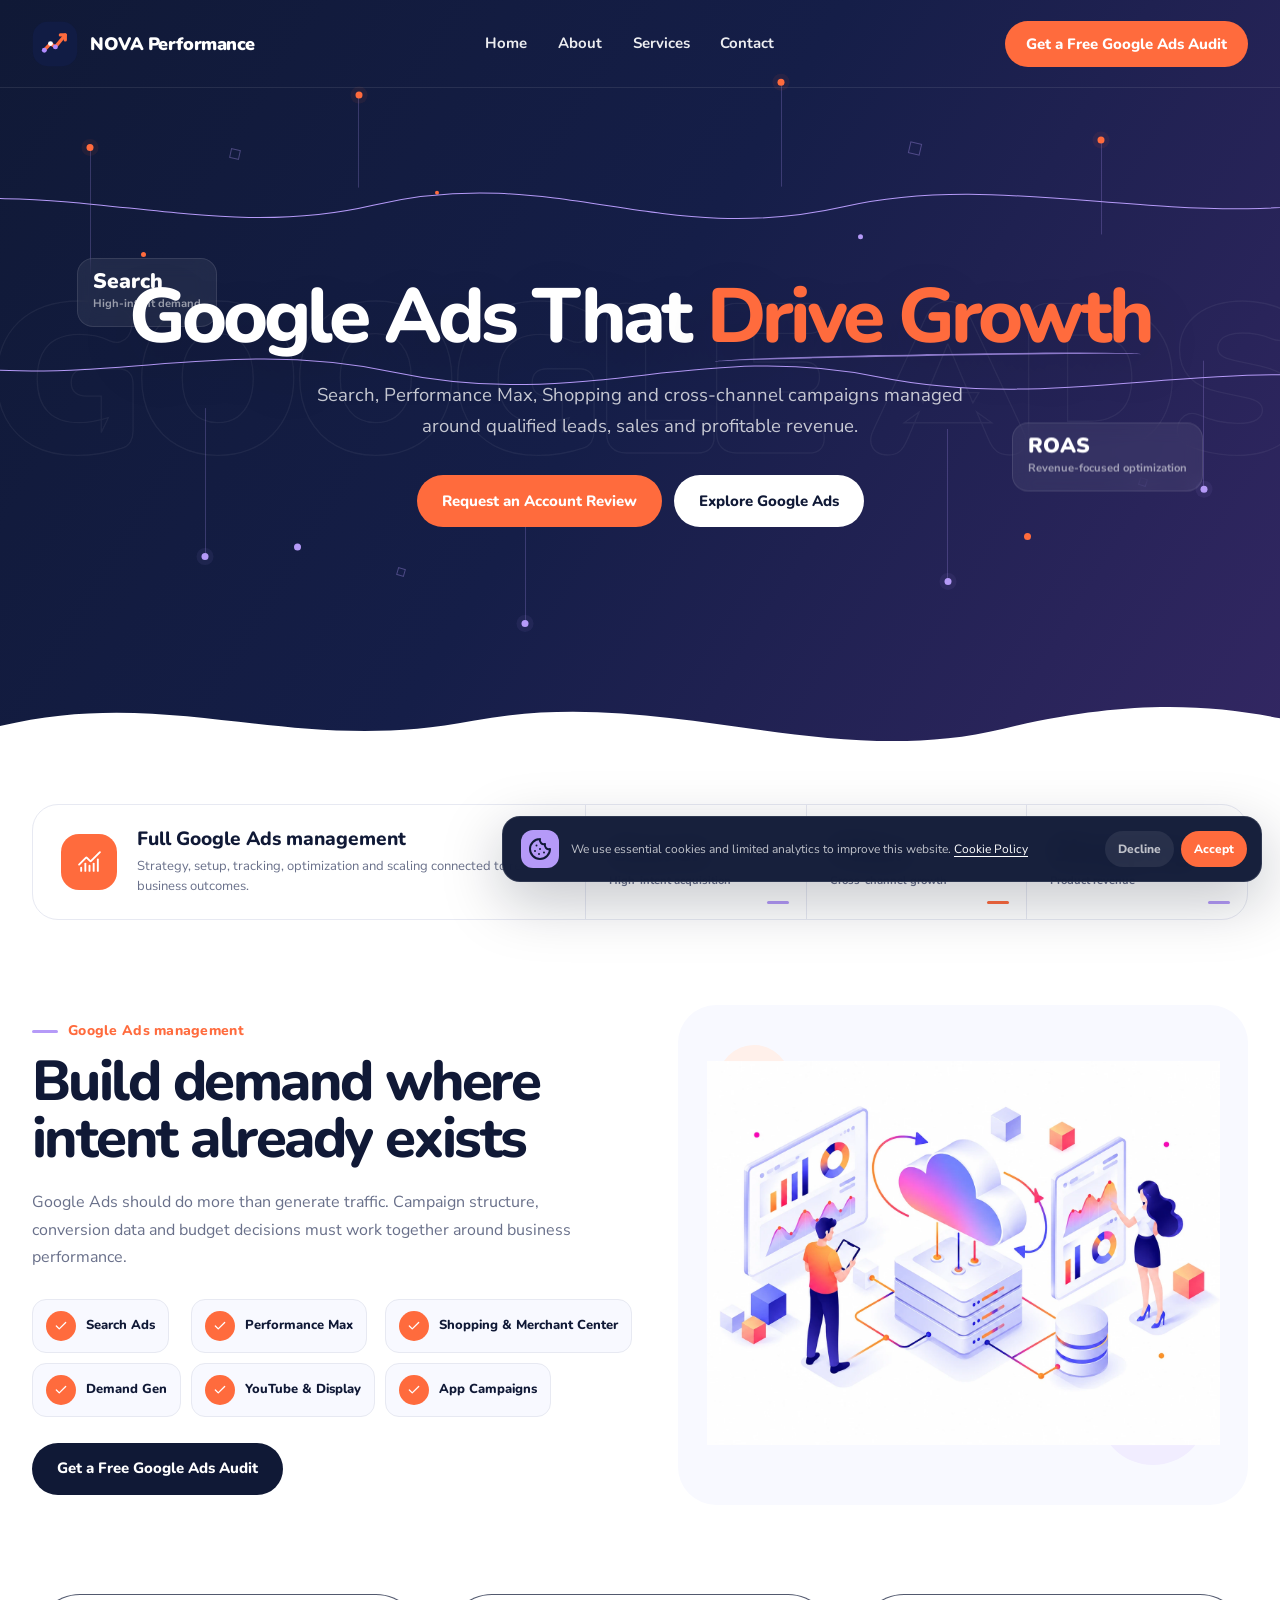
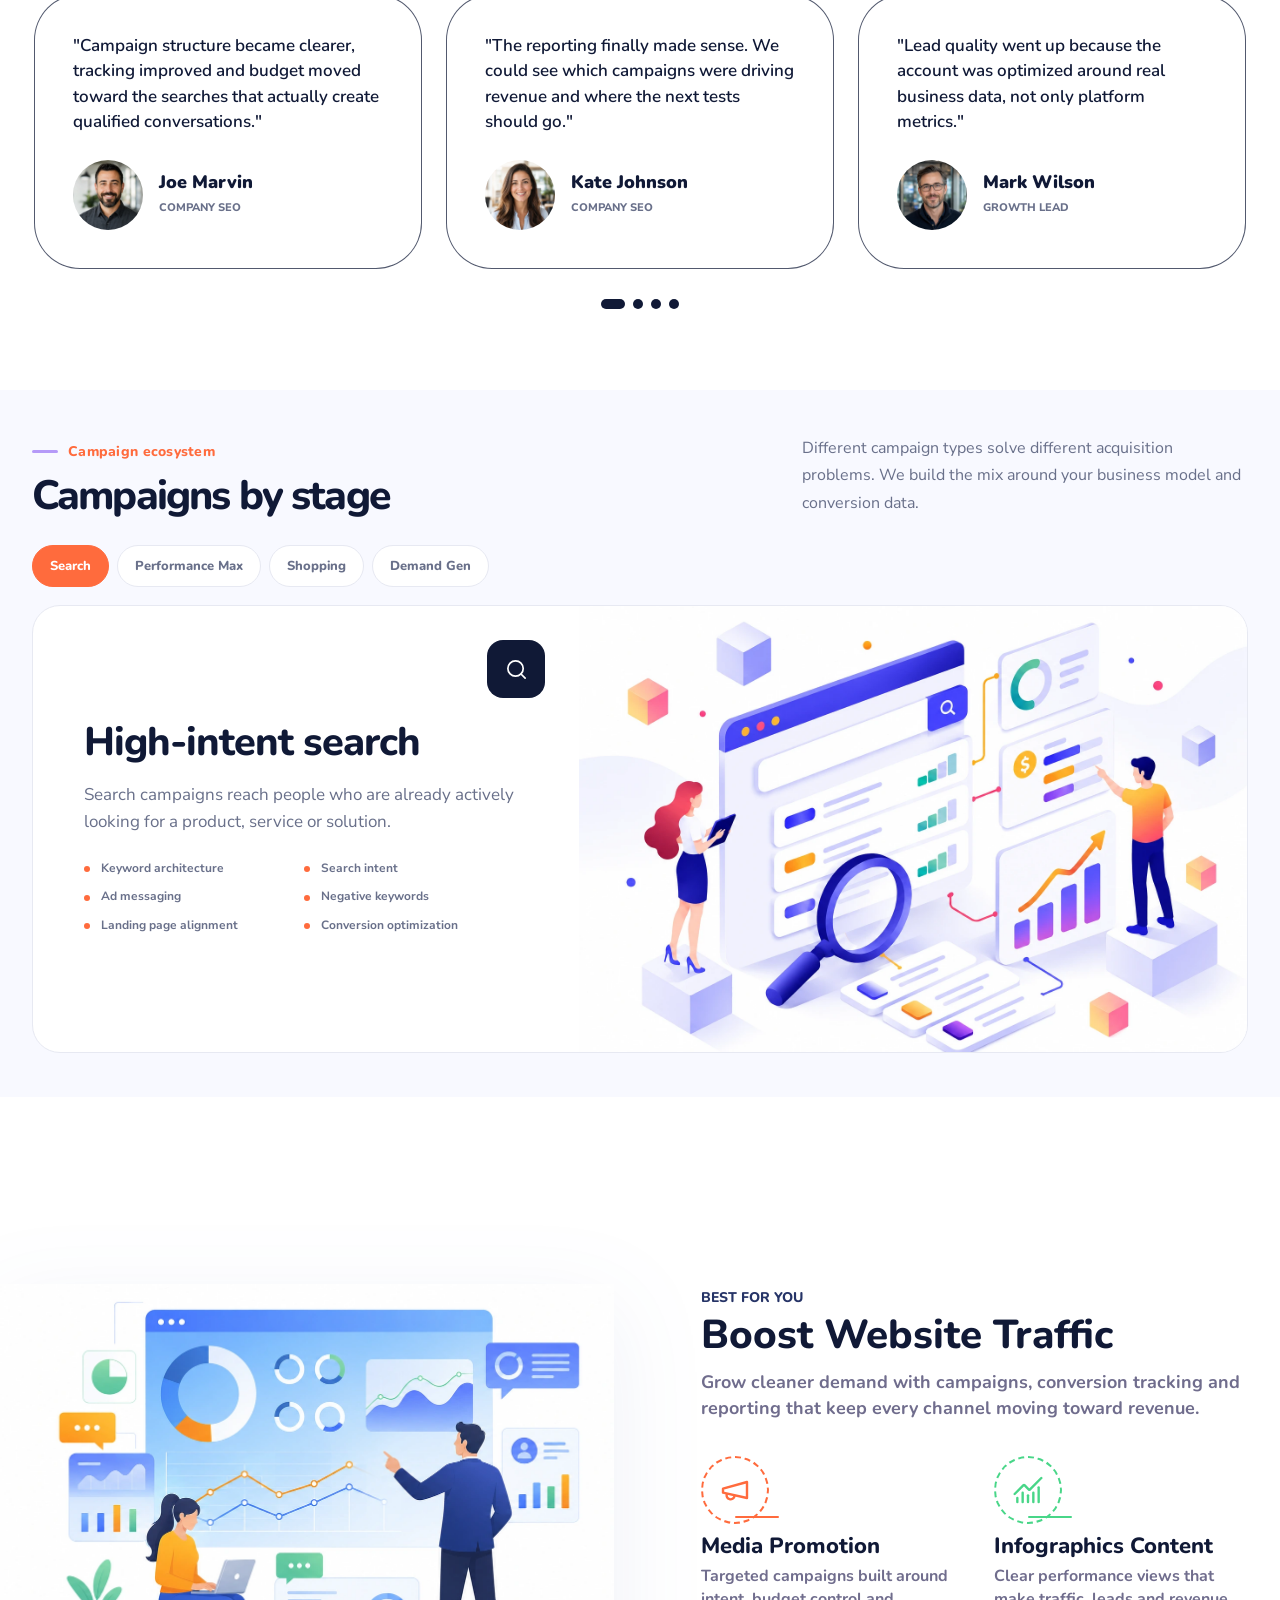
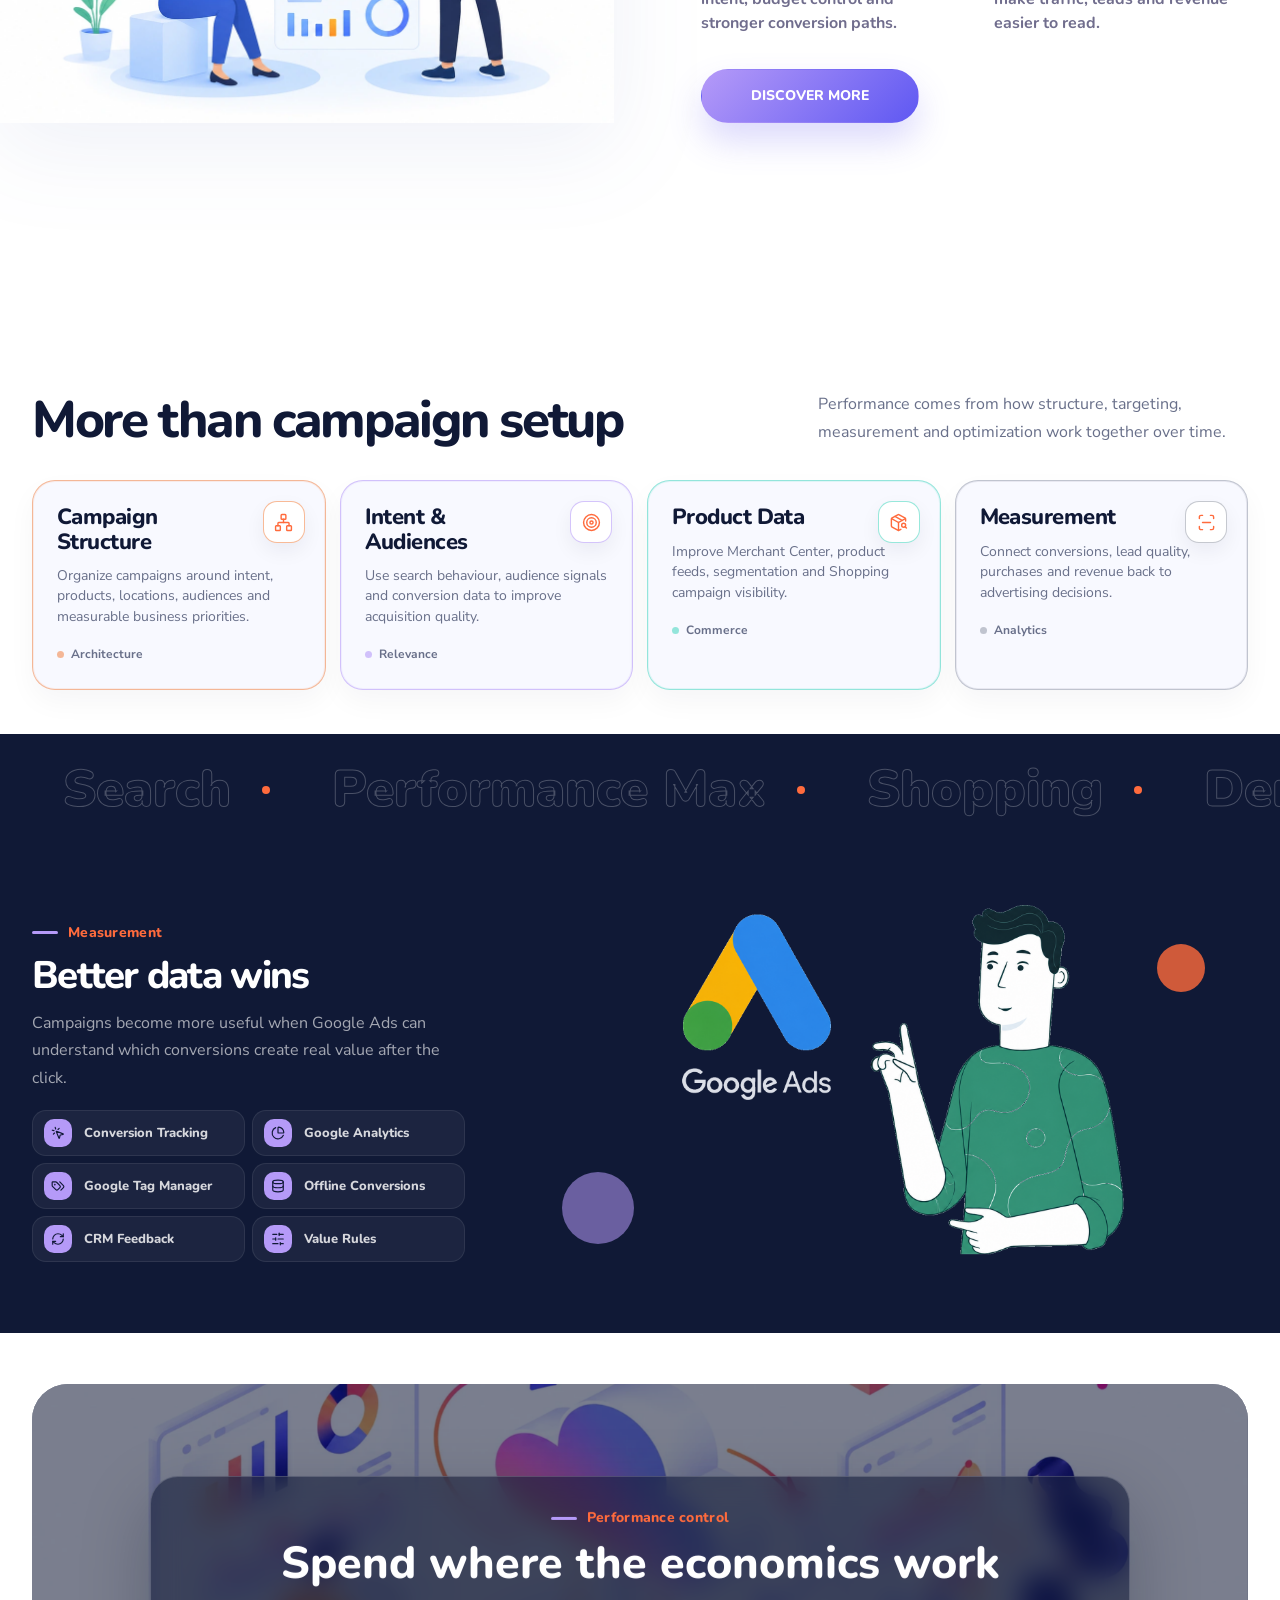
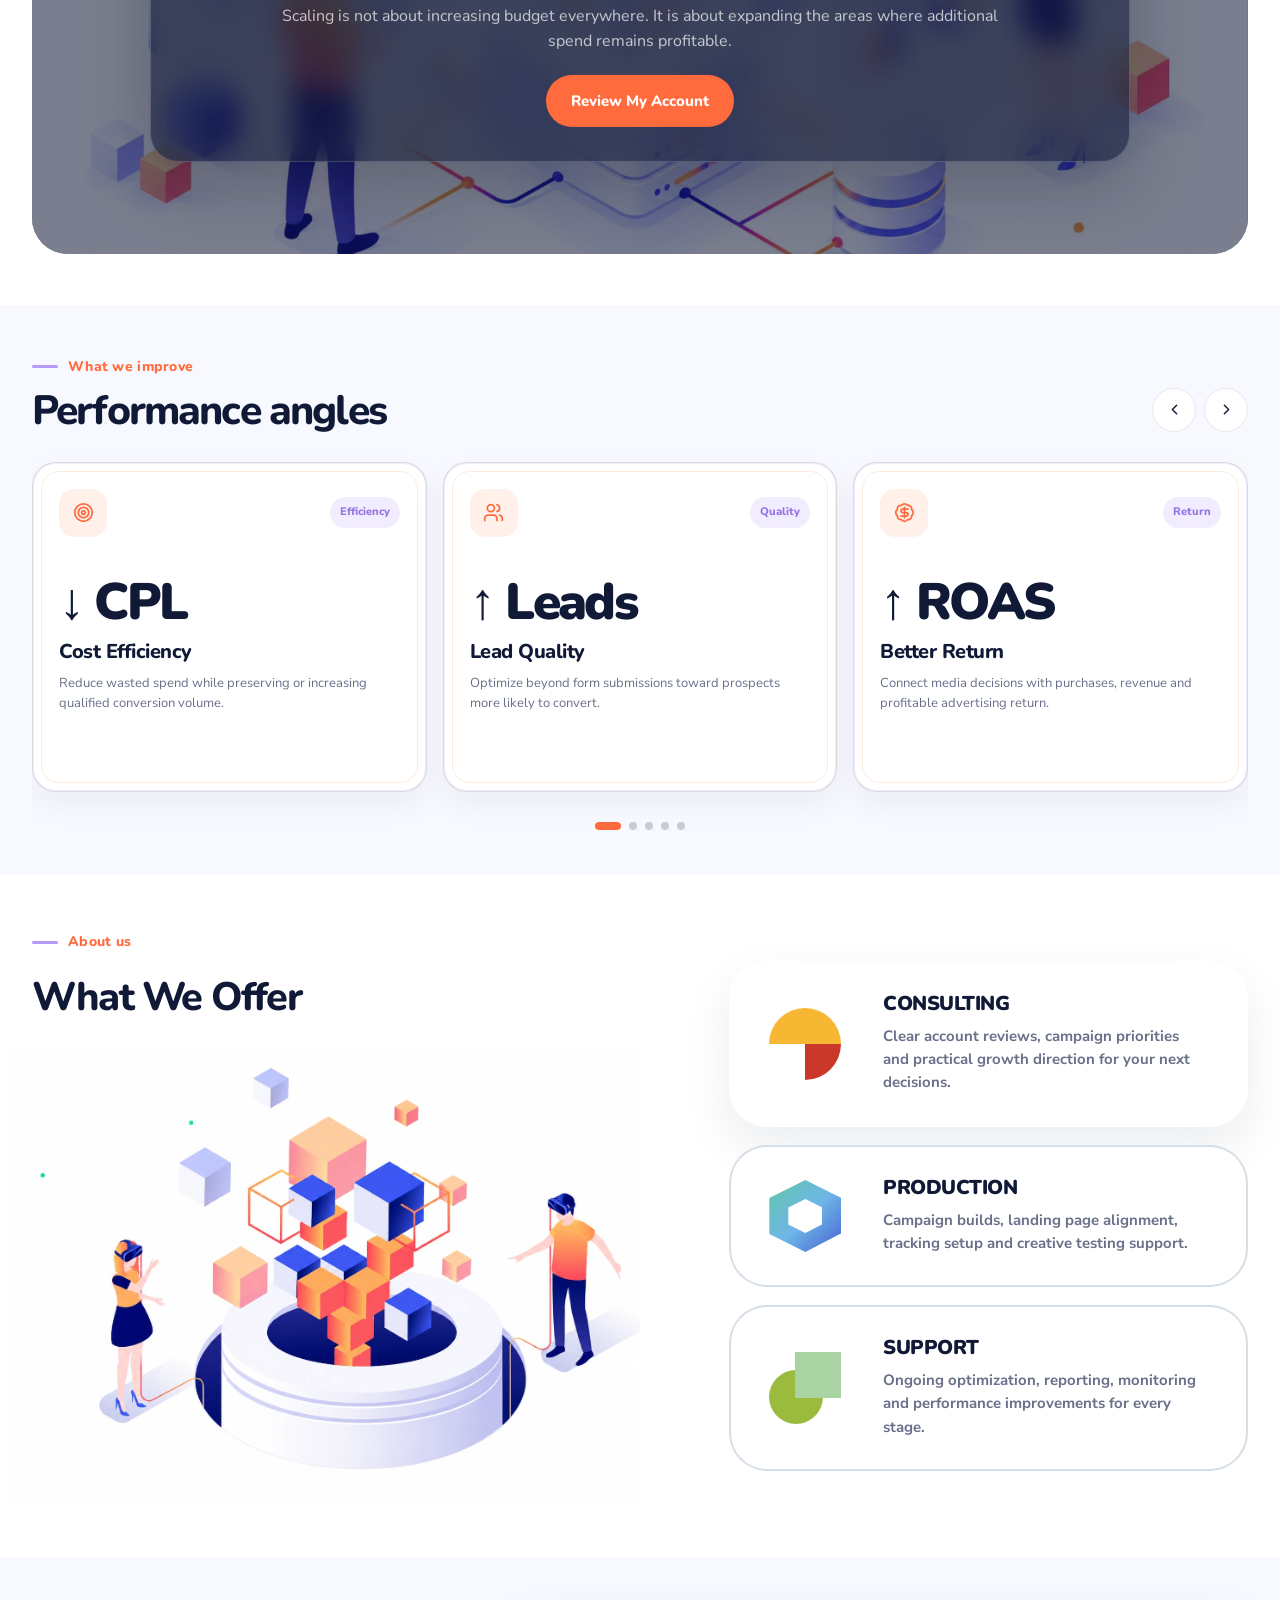
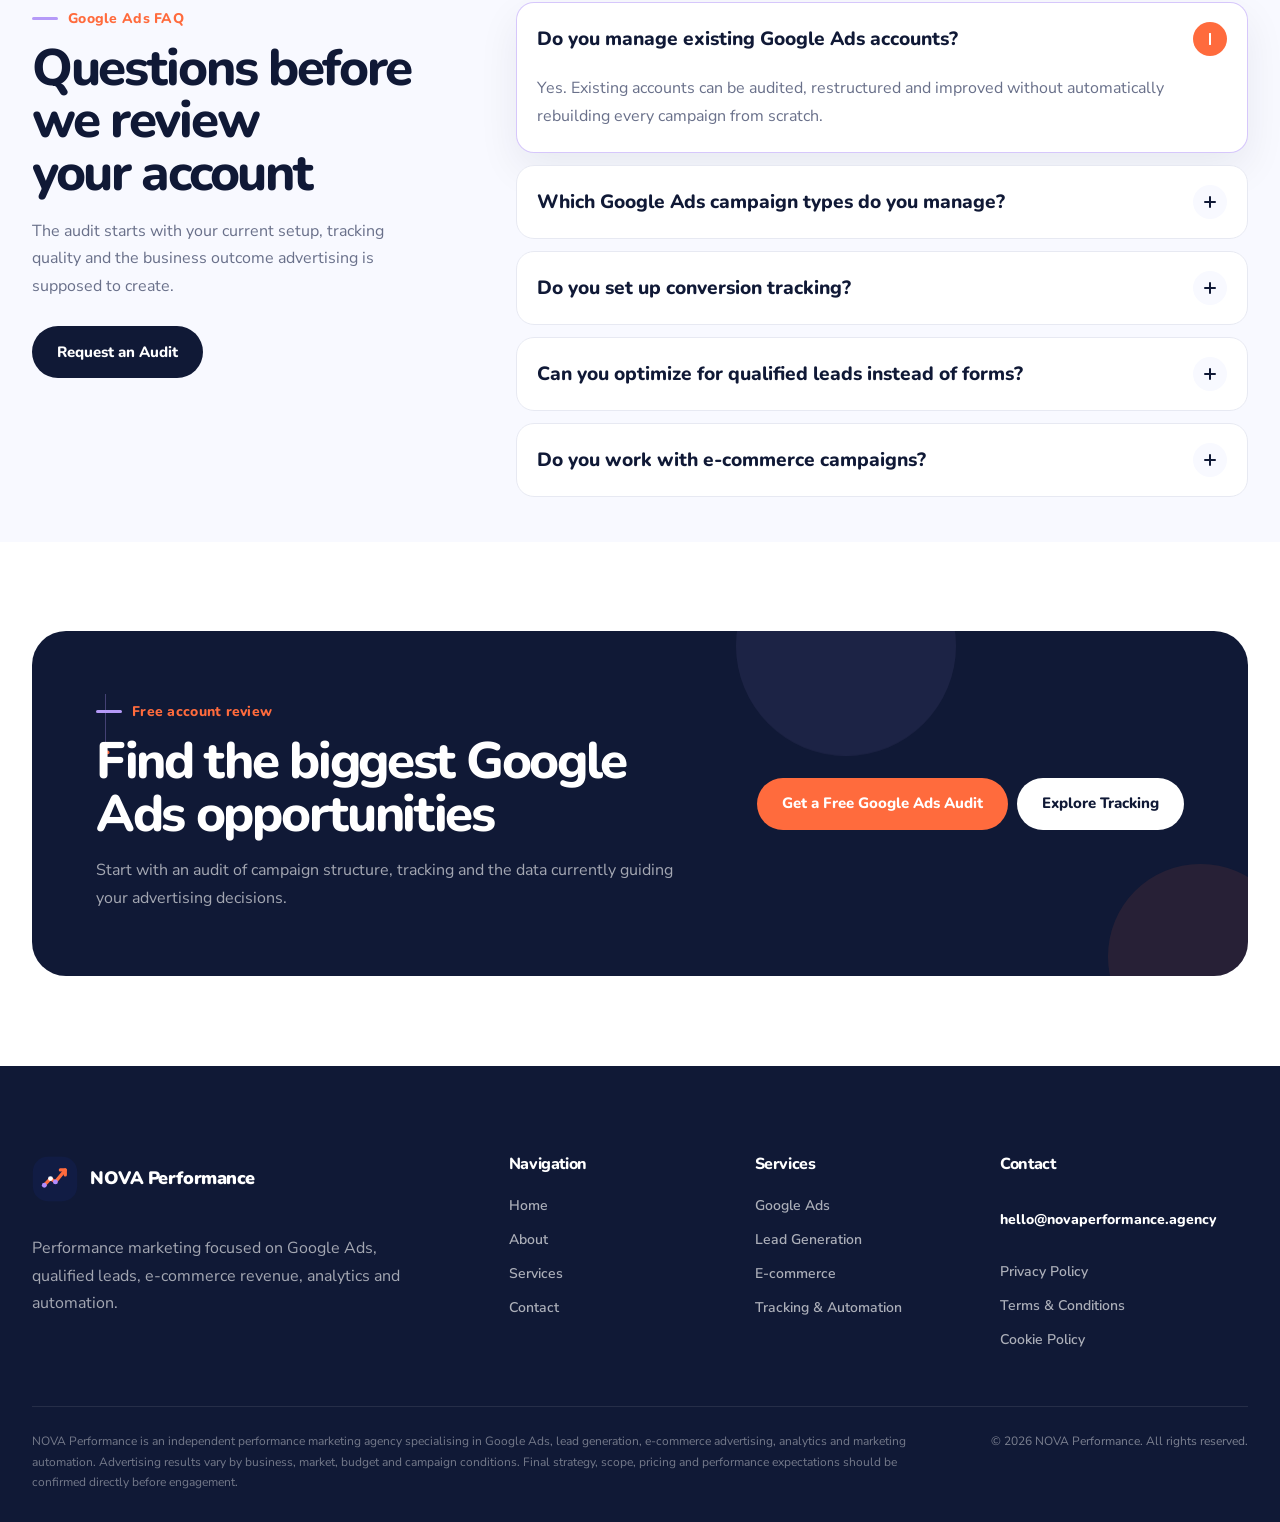
<file: google-ads-management.html>
<!DOCTYPE html>
<html lang="en">
<head>
    <meta charset="UTF-8">

    <meta
        name="viewport"
        content="width=device-width, initial-scale=1.0"
    >

    <meta
        name="description"
        content="Google Ads management for Search, Performance Max, Shopping and cross-channel campaigns focused on qualified leads, revenue and measurable growth."
    >

    <meta
        name="theme-color"
        content="#101936"
    >

    <title>
        Google Ads Management — {companyName}
    </title>


    

    <link
        rel="icon"
        type="image/png"
        href="assets/icons/favicon.png"
        data-config-favicon
    >

    <link
        rel="stylesheet"
        href="assets/vendor/swiper-bundle.min.css"
    >


    

    <link
        rel="stylesheet"
        href="assets/css/global.css"
    >

    <link
        rel="stylesheet"
        href="assets/css/service.css"
    >
</head>


<body data-page="google-ads-management">

    <a
        class="skip-link"
        href="#main"
    >
        Skip to content
    </a>


    

    <header
        class="site-header"
        id="site-header"
    >
        <div class="container">

            <div class="site-header__inner">


                

                <a
                    class="site-logo"
                    href="index.html"
                    aria-label="{companyName} home" data-config-aria-label="companyName" data-config-suffix=" home"
                >

                    <img
                        class="site-logo__mark"
                        src="assets/icons/logo.svg"
                        alt=""
                        width="46"
                        height="46"
                        data-config-logo
                    >

                    <span
                        class="site-logo__name"
                        data-config-text="companyName"
                    >
                        {companyName}
                    </span>

                </a>


                

                <nav
                    class="site-nav"
                    aria-label="Primary navigation"
                >
                    <ul class="site-nav__list">

                        <li class="site-nav__item">

                            <a
                                class="site-nav__link"
                                href="index.html">
                                Home
                            </a>

                        </li>


                        <li class="site-nav__item">

                            <a
                                class="site-nav__link"
                                href="index.html#about">
                                About
                            </a>

                        </li>


                        <li class="site-nav__item">

                            <a
                                class="site-nav__link"
                                href="index.html#services"
                                aria-haspopup="true">
                                Services
                            </a>


                            <div class="site-nav__dropdown">

                                <a
                                    href="google-ads-management.html" data-config-href="services.googleAds.url"
                                    aria-current="page"
                                 data-config-text="services.googleAds.title">
                                    Google Ads Management
                                </a>

                                <a href="lead-generation.html" data-config-href="services.leadGeneration.url" data-config-text="services.leadGeneration.title">
                                    Lead Generation
                                </a>

                                <a href="ecommerce-advertising.html" data-config-href="services.ecommerce.url" data-config-text="services.ecommerce.title">
                                    E-commerce Advertising
                                </a>

                                <a href="tracking-automation.html" data-config-href="services.trackingAutomation.url" data-config-text="services.trackingAutomation.title">
                                    Tracking &amp; Automation
                                </a>

                            </div>

                        </li>


                        <li class="site-nav__item">

                            <a
                                class="site-nav__link"
                                href="index.html#contact">
                                Contact
                            </a>

                        </li>

                    </ul>
                </nav>


                

                <div class="site-header__actions">

                    <a
                        class="btn btn--primary site-header__cta"
                        href="index.html#contact"
                    >
                        <span data-config-text="primaryCTA">Get a Free Audit</span>
                    </a>


                    <button
                        class="menu-toggle"
                        type="button"
                        aria-label="Open menu"
                        aria-expanded="false"
                        aria-controls="mobile-menu"
                        data-menu-toggle
                    >
                        <span
                            class="menu-toggle__lines"
                            aria-hidden="true"
                        >
                            <span></span>
                        </span>
                    </button>

                </div>

            </div>

        </div>
    </header>


    

    <div
        class="mobile-menu"
        id="mobile-menu"
        aria-hidden="true"
        data-mobile-menu
    >

        <div class="mobile-menu__inner">

            <div>

                <nav
                    class="mobile-menu__nav"
                    aria-label="Mobile navigation"
                >

                    <a
                        class="mobile-menu__link"
                        href="index.html">
                        Home
                    </a>

                    <a
                        class="mobile-menu__link"
                        href="index.html#about">
                        About
                    </a>

                    <button
                        class="mobile-menu__link mobile-menu__link--services"
                        type="button"
                        aria-expanded="false"
                        aria-controls="mobile-services"
                        data-mobile-services-toggle
                    >
                        <span>Services</span>
                        <i data-lucide="chevron-down"></i>
                    </button>

                    <div
                        class="mobile-menu__services"
                        id="mobile-services"
                        data-mobile-services
                    >

                    <a
                        class="mobile-menu__service"
                        href="google-ads-management.html" data-config-href="services.googleAds.url"
                        aria-current="page"
                     data-config-text="services.googleAds.shortTitle">
                        Google Ads
                    </a>

                    <a
                        class="mobile-menu__service"
                        href="lead-generation.html" data-config-href="services.leadGeneration.url"
                     data-config-text="services.leadGeneration.title">
                        Lead Generation
                    </a>

                    <a
                        class="mobile-menu__service"
                        href="ecommerce-advertising.html" data-config-href="services.ecommerce.url"
                     data-config-text="services.ecommerce.shortTitle">
                        E-commerce
                    </a>

                    <a
                        class="mobile-menu__service"
                        href="tracking-automation.html" data-config-href="services.trackingAutomation.url"
                     data-config-text="services.trackingAutomation.title">
                        Tracking &amp; Automation
                    </a>
                    </div>

                    <a
                        class="mobile-menu__link"
                        href="index.html#contact">
                        Contact
                    </a>
                </nav>

            </div>


            <div class="mobile-menu__meta">

                <a
                    class="mobile-menu__email"
                    href="mailto:"
                    data-config-email-link
                >
                    <span data-config-text="email">
                        Email us
                    </span>
                </a>

            </div>

        </div>

    </div>


    

    <main id="main">


        

        <section class="page-hero service-hero">


            

            <div
                class="page-hero__word"
                aria-hidden="true"
            >
                GOOGLE ADS
            </div>


            

            <div
                class="decor-lines"
                aria-hidden="true"
            >

                <span
                    class="decor-line"
                    style="
                        --line-left: 7%;
                        --line-top: 20%;
                        --line-height: 126px;
                        --line-duration: 9s;
                    "
                ></span>

                <span
                    class="decor-line"
                    style="
                        --line-left: 16%;
                        --line-top: 53%;
                        --line-height: 148px;
                        --line-duration: 11s;
                        --line-delay: -3s;
                    "
                ></span>

                <span
                    class="decor-line"
                    style="
                        --line-left: 28%;
                        --line-top: 13%;
                        --line-height: 92px;
                        --line-duration: 8s;
                        --line-delay: -2s;
                    "
                ></span>

                <span
                    class="decor-line"
                    style="
                        --line-left: 41%;
                        --line-top: 66%;
                        --line-height: 106px;
                        --line-duration: 10s;
                        --line-delay: -5s;
                    "
                ></span>

                <span
                    class="decor-line"
                    style="
                        --line-left: 61%;
                        --line-top: 11%;
                        --line-height: 104px;
                        --line-duration: 12s;
                        --line-delay: -4s;
                    "
                ></span>

                <span
                    class="decor-line"
                    style="
                        --line-left: 74%;
                        --line-top: 56%;
                        --line-height: 152px;
                        --line-duration: 9s;
                    "
                ></span>

                <span
                    class="decor-line"
                    style="
                        --line-left: 86%;
                        --line-top: 18%;
                        --line-height: 94px;
                        --line-duration: 11s;
                        --line-delay: -5s;
                    "
                ></span>

                <span
                    class="decor-line"
                    style="
                        --line-left: 94%;
                        --line-top: 47%;
                        --line-height: 128px;
                        --line-duration: 10s;
                        --line-delay: -2s;
                    "
                ></span>


                

                <span
                    class="decor-dot"
                    style="
                        --dot-left: 11%;
                        --dot-top: 33%;
                    "
                ></span>

                <span
                    class="decor-dot decor-dot--lilac"
                    style="
                        --dot-left: 23%;
                        --dot-top: 70%;
                        --dot-size: 7px;
                        --dot-delay: -2s;
                    "
                ></span>

                <span
                    class="decor-dot"
                    style="
                        --dot-left: 34%;
                        --dot-top: 24%;
                        --dot-size: 4px;
                        --dot-delay: -4s;
                    "
                ></span>

                <span
                    class="decor-dot decor-dot--lilac"
                    style="
                        --dot-left: 67%;
                        --dot-top: 30%;
                        --dot-size: 5px;
                        --dot-delay: -3s;
                    "
                ></span>

                <span
                    class="decor-dot"
                    style="
                        --dot-left: 80%;
                        --dot-top: 69%;
                        --dot-size: 7px;
                    "
                ></span>


                

                <span
                    class="decor-square"
                    style="
                        --square-left: 18%;
                        --square-top: 20%;
                    "
                ></span>

                <span
                    class="decor-square"
                    style="
                        --square-left: 31%;
                        --square-top: 73%;
                        --square-size: 8px;
                        --square-delay: -4s;
                    "
                ></span>

                <span
                    class="decor-square"
                    style="
                        --square-left: 71%;
                        --square-top: 19%;
                        --square-size: 12px;
                        --square-delay: -2s;
                    "
                ></span>

                <span
                    class="decor-square"
                    style="
                        --square-left: 89%;
                        --square-top: 61%;
                        --square-size: 8px;
                        --square-delay: -5s;
                    "
                ></span>

            </div>


            

            <div
                class="hero-wave-line hero-wave-line--one"
                aria-hidden="true"
            >
                <svg
                    viewBox="0 0 1600 120"
                    preserveAspectRatio="none"
                >
                    <path
                        d="
                            M0 68
                            C190 15 340 108 522 59
                            C713 8 820 111 1012 61
                            C1196 12 1384 104 1600 39
                        "
                    />
                </svg>
            </div>


            <div
                class="hero-wave-line hero-wave-line--two"
                aria-hidden="true"
            >
                <svg
                    viewBox="0 0 1600 120"
                    preserveAspectRatio="none"
                >
                    <path
                        d="
                            M0 39
                            C214 98 342 15 541 62
                            C742 111 858 24 1047 68
                            C1247 114 1400 35 1600 80
                        "
                    />
                </svg>
            </div>


            

            <div
                class="service-hero__metric service-hero__metric--left"
                aria-hidden="true"
            >
                <strong>Search</strong>
                <span>High-intent demand</span>
            </div>


            <div
                class="service-hero__metric service-hero__metric--right"
                aria-hidden="true"
            >
                <strong>ROAS</strong>
                <span>Revenue-focused optimization</span>
            </div>


            

            <div class="container">

                <div class="page-hero__inner">

                    <h1 class="page-hero__title">
                        Google Ads That
                        <span class="service-hero__accent">
                            Drive Growth
                        </span>
                    </h1>

                    <p class="page-hero__text">
                        Search, Performance Max, Shopping and
                        cross-channel campaigns managed around
                        qualified leads, sales and profitable revenue.
                    </p>

                    <div class="page-hero__actions">

                        <a
                            class="btn btn--primary"
                            href="index.html#contact"
                        >
                            Request an Account Review
                        </a>

                        <a
                            class="btn btn--light"
                            href="#service-overview"
                        >
                            Explore Google Ads
                        </a>

                    </div>

                </div>

            </div>


            

            <div
                class="page-hero__wave"
                aria-hidden="true"
            >
                <svg
                    viewBox="0 0 1600 180"
                    preserveAspectRatio="none"
                >
                    <path
                        d="
                            M0 102
                            C218 42 363 144 592 94
                            C828 43 1029 166 1253 105
                            C1401 65 1503 69 1600 91
                            V180
                            H0
                            Z
                        "
                    />
                </svg>
            </div>

        </section>


        

        <section class="service-intro">

            <div class="container">

                <div
                    class="service-intro__grid reveal"
                >

                    <div class="service-intro__lead">

                        <div
                            class="service-intro__icon"
                            aria-hidden="true"
                        >
                            <i data-lucide="chart-no-axes-combined"></i>
                        </div>

                        <div class="service-intro__lead-copy">

                            <strong>
                                Full Google Ads management
                            </strong>

                            <p>
                                Strategy, setup, tracking,
                                optimization and scaling connected
                                to real business outcomes.
                            </p>

                        </div>

                    </div>


                    <div class="service-intro__metric">
                        <strong>Search</strong>
                        <span>High-intent acquisition</span>
                    </div>


                    <div class="service-intro__metric">
                        <strong>PMax</strong>
                        <span>Cross-channel growth</span>
                    </div>


                    <div class="service-intro__metric">
                        <strong>Shopping</strong>
                        <span>Product revenue</span>
                    </div>

                </div>

            </div>

        </section>


        

        <section
            class="section service-overview"
            id="service-overview"
        >

            <div class="container">

                <div class="service-overview__grid">


                    

                    <div class="service-overview__content">

                        <span
                            class="section-label reveal"
                        >
                            Google Ads management
                        </span>

                        <h2 class="reveal"
                        >
                            Build demand where
                            intent already exists
                        </h2>

                        <p class="reveal"
                        >
                            Google Ads should do more than generate
                            traffic. Campaign structure, conversion data
                            and budget decisions must work together
                            around business performance.
                        </p>


                        <div
                            class="service-overview__points reveal"
                        >

                            <div class="service-overview__point">

                                <span class="service-overview__point-icon">
                                    <i data-lucide="check"></i>
                                </span>

                                <span>
                                    Search Ads
                                </span>

                            </div>


                            <div class="service-overview__point">

                                <span class="service-overview__point-icon">
                                    <i data-lucide="check"></i>
                                </span>

                                <span>
                                    Performance Max
                                </span>

                            </div>


                            <div class="service-overview__point">

                                <span class="service-overview__point-icon">
                                    <i data-lucide="check"></i>
                                </span>

                                <span>
                                    Shopping &amp; Merchant Center
                                </span>

                            </div>


                            <div class="service-overview__point">

                                <span class="service-overview__point-icon">
                                    <i data-lucide="check"></i>
                                </span>

                                <span>
                                    Demand Gen
                                </span>

                            </div>


                            <div class="service-overview__point">

                                <span class="service-overview__point-icon">
                                    <i data-lucide="check"></i>
                                </span>

                                <span>
                                    YouTube &amp; Display
                                </span>

                            </div>


                            <div class="service-overview__point">

                                <span class="service-overview__point-icon">
                                    <i data-lucide="check"></i>
                                </span>

                                <span>
                                    App Campaigns
                                </span>

                            </div>

                        </div>


                        <div
                            class="service-overview__actions reveal"
                        >

                            <a
                                class="btn btn--dark"
                                href="index.html#contact"
                            >
                                <span data-config-text="primaryCTA">Get a Free Audit</span>
                            </a>

                        </div>

                    </div>


                    

                    <div
                        class="service-overview__visual reveal"
                    >

                        <span
                            class="service-overview__shape service-overview__shape--one"
                            aria-hidden="true"
                        ></span>

                        <span
                            class="service-overview__shape service-overview__shape--two"
                            aria-hidden="true"
                        ></span>

                        <img
                            src="assets/img/services/service-overview-cloud.webp"
                            alt="Cloud analytics and campaign performance illustration"
                            width="1448"
                            height="1086"
                            loading="lazy"
                        >

                    </div>

                </div>

            </div>

        </section>


        <section class="section service-proof">

            <div class="container">

                <div
                    class="swiper service-proof-swiper"
                >

                    <div class="swiper-wrapper">

                        <div class="swiper-slide">
                            <article class="service-proof-card">
                                <p>
                                    "Campaign structure became clearer, tracking improved and budget moved toward the searches that actually create qualified conversations."
                                </p>

                                <div class="service-proof-card__person">
                                    <img src="assets/img/testimonials/client-01.webp" alt="" width="320" height="320" loading="lazy">
                                    <div>
                                        <strong>Joe Marvin</strong>
                                        <span>Company SEO</span>
                                    </div>
                                </div>
                            </article>
                        </div>

                        <div class="swiper-slide">
                            <article class="service-proof-card">
                                <p>
                                    "The reporting finally made sense. We could see which campaigns were driving revenue and where the next tests should go."
                                </p>

                                <div class="service-proof-card__person">
                                    <img src="assets/img/testimonials/client-02.webp" alt="" width="320" height="320" loading="lazy">
                                    <div>
                                        <strong>Kate Johnson</strong>
                                        <span>Company SEO</span>
                                    </div>
                                </div>
                            </article>
                        </div>

                        <div class="swiper-slide">
                            <article class="service-proof-card">
                                <p>
                                    "Lead quality went up because the account was optimized around real business data, not only platform metrics."
                                </p>

                                <div class="service-proof-card__person">
                                    <img src="assets/img/testimonials/client-03.webp" alt="" width="320" height="320" loading="lazy">
                                    <div>
                                        <strong>Mark Wilson</strong>
                                        <span>Growth Lead</span>
                                    </div>
                                </div>
                            </article>
                        </div>

                        <div class="swiper-slide">
                            <article class="service-proof-card">
                                <p>
                                    "The team connected campaigns, landing pages and tracking into one clean system, which made scaling much easier."
                                </p>

                                <div class="service-proof-card__person">
                                    <img src="assets/img/testimonials/client-04.webp" alt="" width="320" height="320" loading="lazy">
                                    <div>
                                        <strong>Nina Roberts</strong>
                                        <span>Marketing Director</span>
                                    </div>
                                </div>
                            </article>
                        </div>

                    </div>

                    <div class="swiper-pagination"></div>

                </div>

            </div>

        </section>


        

        <section class="section service-tabs">

            <div class="container">

                <div class="service-tabs__header">

                    <div>

                        <span
                            class="section-label reveal"
                        >
                            Campaign ecosystem
                        </span>

                        <h2 class="reveal"
                        >
                            Campaigns by stage
                        </h2>

                    </div>


                    <p class="reveal"
                    >
                        Different campaign types solve different
                        acquisition problems. We build the mix
                        around your business model and conversion data.
                    </p>

                </div>


                

                <div
                    class="service-tabs__nav"
                    role="tablist"
                    aria-label="Google Ads campaign types"
                >

                    <button
                        class="service-tab is-active"
                        type="button"
                    >
                        Search
                    </button>

                    <button
                        class="service-tab"
                        type="button"
                    >
                        Performance Max
                    </button>

                    <button
                        class="service-tab"
                        type="button"
                    >
                        Shopping
                    </button>

                    <button
                        class="service-tab"
                        type="button"
                    >
                        Demand Gen
                    </button>

                </div>


                

                <div class="service-tabs__stage">


                    

                    <article class="service-tab-panel is-active">

                        <div class="service-tab-panel__content">

                            <span class="service-tab-panel__icon">
                                <i data-lucide="search"></i>
                            </span>

                            <h3>
                                High-intent search
                            </h3>

                            <p>
                                Search campaigns reach people who are
                                already actively looking for a product,
                                service or solution.
                            </p>


                            <ul class="service-tab-panel__list">

                                <li>
                                    Keyword architecture
                                </li>

                                <li>
                                    Search intent
                                </li>

                                <li>
                                    Ad messaging
                                </li>

                                <li>
                                    Negative keywords
                                </li>

                                <li>
                                    Landing page alignment
                                </li>

                                <li>
                                    Conversion optimization
                                </li>

                            </ul>

                        </div>


                        <div class="service-tab-panel__visual">

                            <img
                                src="assets/img/services/service-tab-search.webp"
                                alt="Search marketing analytics illustration"
                                width="1536"
                                height="1024"
                                loading="lazy"
                            >

                        </div>

                    </article>


                    

                    <article class="service-tab-panel">

                        <div class="service-tab-panel__content">

                            <span class="service-tab-panel__icon">
                                <i data-lucide="orbit"></i>
                            </span>

                            <h3>
                                Google campaign mix
                            </h3>

                            <p>
                                Performance Max combines inventory,
                                creative assets, audience signals and
                                conversion data inside one cross-channel system.
                            </p>


                            <ul class="service-tab-panel__list">

                                <li>
                                    Campaign structure
                                </li>

                                <li>
                                    Asset groups
                                </li>

                                <li>
                                    Audience signals
                                </li>

                                <li>
                                    Search themes
                                </li>

                                <li>
                                    Conversion data
                                </li>

                                <li>
                                    Scaling control
                                </li>

                            </ul>

                        </div>


                        <div class="service-tab-panel__visual">

                            <img
                                src="assets/img/services/service-tab-audience.webp"
                                alt="Audience analytics dashboard illustration"
                                width="1449"
                                height="1086"
                                loading="lazy"
                            >

                        </div>

                    </article>


                    

                    <article class="service-tab-panel">

                        <div class="service-tab-panel__content">

                            <span class="service-tab-panel__icon">
                                <i data-lucide="shopping-bag"></i>
                            </span>

                            <h3>
                                Product revenue
                            </h3>

                            <p>
                                Shopping performance depends on more
                                than bidding. Feed quality, Merchant Center
                                and product segmentation matter.
                            </p>


                            <ul class="service-tab-panel__list">

                                <li>
                                    Merchant Center
                                </li>

                                <li>
                                    Product feeds
                                </li>

                                <li>
                                    Product segmentation
                                </li>

                                <li>
                                    Shopping campaigns
                                </li>

                                <li>
                                    Revenue tracking
                                </li>

                                <li>
                                    ROAS optimization
                                </li>

                            </ul>

                        </div>


                        <div class="service-tab-panel__visual">

                            <img
                                src="assets/img/services/service-tab-automation.webp"
                                alt="Campaign automation dashboard illustration"
                                width="1451"
                                height="1084"
                                loading="lazy"
                            >

                        </div>

                    </article>


                    

                    <article class="service-tab-panel">

                        <div class="service-tab-panel__content">

                            <span class="service-tab-panel__icon">
                                <i data-lucide="play-square"></i>
                            </span>

                            <h3>
                                Demand growth
                            </h3>

                            <p>
                                Visual campaign formats expand reach,
                                support remarketing and create additional
                                demand inside the Google ecosystem.
                            </p>


                            <ul class="service-tab-panel__list">

                                <li>
                                    Demand Gen
                                </li>

                                <li>
                                    YouTube
                                </li>

                                <li>
                                    Display
                                </li>

                                <li>
                                    Remarketing
                                </li>

                                <li>
                                    Audience strategy
                                </li>

                                <li>
                                    Creative testing
                                </li>

                            </ul>

                        </div>


                        <div class="service-tab-panel__visual">

                            <img
                                src="assets/img/services/service-tab-ab-testing.webp"
                                alt="A/B testing performance illustration"
                                width="1536"
                                height="1024"
                                loading="lazy"
                            >

                        </div>

                    </article>

                </div>

            </div>

        </section>


        <section
            class="section traffic-boost"
            id="traffic-boost"
            aria-labelledby="traffic-boost-title"
        >

            <div class="container">

                <div class="traffic-boost__grid">

                    <div class="traffic-boost__visual">
                        <img
                            src="assets/img/services/boost-traffic-showcase.webp"
                            alt="Marketing analytics dashboard illustration"
                            width="1240"
                            height="885"
                            loading="lazy"
                        >
                    </div>


                    <div class="traffic-boost__content">
                        <span class="section-label">
                            Best for you
                        </span>

                        <h2 id="traffic-boost-title">
                            Boost Website Traffic
                        </h2>

                        <p class="traffic-boost__lead">
                            Grow cleaner demand with campaigns,
                            conversion tracking and reporting that
                            keep every channel moving toward revenue.
                        </p>

                        <div class="traffic-boost__features">
                            <article class="traffic-boost__feature">
                                <span
                                    class="traffic-boost__icon traffic-boost__icon--orange"
                                    aria-hidden="true"
                                >
                                    <i data-lucide="megaphone"></i>
                                </span>

                                <h3>
                                    Media Promotion
                                </h3>

                                <p>
                                    Targeted campaigns built around
                                    intent, budget control and stronger
                                    conversion paths.
                                </p>
                            </article>

                            <article class="traffic-boost__feature">
                                <span
                                    class="traffic-boost__icon traffic-boost__icon--green"
                                    aria-hidden="true"
                                >
                                    <i data-lucide="chart-no-axes-combined"></i>
                                </span>

                                <h3>
                                    Infographics Content
                                </h3>

                                <p>
                                    Clear performance views that make
                                    traffic, leads and revenue easier
                                    to read.
                                </p>
                            </article>
                        </div>

                        <div class="traffic-boost__actions">
                            <a
                                class="btn btn--primary traffic-boost__button"
                                href="index.html#contact"
                            >
                                Discover more
                            </a>
                        </div>
                    </div>

                </div>

            </div>

        </section>


        

        <section class="section service-capabilities">

            <div class="container">

                <div class="service-capabilities__header">

                    <div>

                        <span
                            class="section-label reveal"
                        >
                            Campaign management
                        </span>

                        <h2 class="reveal"
                        >
                            More than campaign setup
                        </h2>

                    </div>


                    <p class="reveal"
                    >
                        Performance comes from how structure,
                        targeting, measurement and optimization
                        work together over time.
                    </p>

                </div>


                <div class="service-capabilities__grid">


                    <article
                        class="capability-card reveal"
                    >

                        <span class="capability-card__icon">
                            <i data-lucide="network"></i>
                        </span>

                        <h3>
                            Campaign Structure
                        </h3>

                        <p>
                            Organize campaigns around intent,
                            products, locations, audiences and
                            measurable business priorities.
                        </p>

                        <div class="capability-card__meta">
                            <span></span>
                            <small>
                                Architecture
                            </small>
                        </div>

                    </article>


                    <article
                        class="capability-card reveal"
                    >

                        <span class="capability-card__icon">
                            <i data-lucide="target"></i>
                        </span>

                        <h3>
                            Intent &amp; Audiences
                        </h3>

                        <p>
                            Use search behaviour, audience signals
                            and conversion data to improve
                            acquisition quality.
                        </p>

                        <div class="capability-card__meta">
                            <span></span>
                            <small>
                                Relevance
                            </small>
                        </div>

                    </article>


                    <article
                        class="capability-card reveal"
                    >

                        <span class="capability-card__icon">
                            <i data-lucide="package-search"></i>
                        </span>

                        <h3>
                            Product Data
                        </h3>

                        <p>
                            Improve Merchant Center, product feeds,
                            segmentation and Shopping campaign
                            visibility.
                        </p>

                        <div class="capability-card__meta">
                            <span></span>
                            <small>
                                Commerce
                            </small>
                        </div>

                    </article>


                    <article
                        class="capability-card reveal"
                    >

                        <span class="capability-card__icon">
                            <i data-lucide="scan-line"></i>
                        </span>

                        <h3>
                            Measurement
                        </h3>

                        <p>
                            Connect conversions, lead quality,
                            purchases and revenue back to
                            advertising decisions.
                        </p>

                        <div class="capability-card__meta">
                            <span></span>
                            <small>
                                Analytics
                            </small>
                        </div>

                    </article>

                </div>

            </div>

        </section>


        

        <section
            class="service-marquee"
            aria-label="Google Ads capabilities"
        >

            <div class="container">

                <div class="service-marquee__track">

                    <div class="service-marquee__group">

                        <span class="service-marquee__item">
                            Search
                        </span>

                        <span class="service-marquee__item">
                            Performance Max
                        </span>

                        <span class="service-marquee__item">
                            Shopping
                        </span>

                        <span class="service-marquee__item">
                            Demand Gen
                        </span>

                        <span class="service-marquee__item">
                            YouTube
                        </span>

                        <span class="service-marquee__item">
                            Revenue
                        </span>

                    </div>


                    <div
                        class="service-marquee__group"
                        aria-hidden="true"
                    >

                        <span class="service-marquee__item">
                            Search
                        </span>

                        <span class="service-marquee__item">
                            Performance Max
                        </span>

                        <span class="service-marquee__item">
                            Shopping
                        </span>

                        <span class="service-marquee__item">
                            Demand Gen
                        </span>

                        <span class="service-marquee__item">
                            YouTube
                        </span>

                        <span class="service-marquee__item">
                            Revenue
                        </span>

                    </div>

                </div>

            </div>

        </section>


        

        <section class="section service-data">

            <div class="container">

                <div class="service-data__grid">


                    

                    <div class="service-data__content">

                        <span
                            class="section-label reveal"
                        >
                            Measurement
                        </span>

                        <h2 class="reveal"
                        >
                            Better data wins
                        </h2>

                        <p class="reveal"
                        >
                            Campaigns become more useful when Google Ads
                            can understand which conversions create
                            real value after the click.
                        </p>


                        <div
                            class="service-data__list reveal"
                        >

                            <div class="service-data__item">

                                <span class="service-data__item-icon">
                                    <i data-lucide="mouse-pointer-click"></i>
                                </span>

                                <span>
                                    Conversion Tracking
                                </span>

                            </div>


                            <div class="service-data__item">

                                <span class="service-data__item-icon">
                                    <i data-lucide="chart-pie"></i>
                                </span>

                                <span>
                                    Google Analytics
                                </span>

                            </div>


                            <div class="service-data__item">

                                <span class="service-data__item-icon">
                                    <i data-lucide="tags"></i>
                                </span>

                                <span>
                                    Google Tag Manager
                                </span>

                            </div>


                            <div class="service-data__item">

                                <span class="service-data__item-icon">
                                    <i data-lucide="database"></i>
                                </span>

                                <span>
                                    Offline Conversions
                                </span>

                            </div>


                            <div class="service-data__item">

                                <span class="service-data__item-icon">
                                    <i data-lucide="refresh-cw"></i>
                                </span>

                                <span>
                                    CRM Feedback
                                </span>

                            </div>


                            <div class="service-data__item">

                                <span class="service-data__item-icon">
                                    <i data-lucide="sliders-horizontal"></i>
                                </span>

                                <span>
                                    Value Rules
                                </span>

                            </div>

                        </div>

                    </div>


                    

                    <div
                        class="service-data__visual"
                    >

                        <span
                            class="service-data__orb service-data__orb--one"
                            aria-hidden="true"
                        ></span>

                        <span
                            class="service-data__orb service-data__orb--two"
                            aria-hidden="true"
                        ></span>

                        <img
                            src="assets/img/services/google-ads-service-data-transparent.png"
                            alt="Google Ads analytics and conversion data illustration"
                            width="1412"
                            height="1114"
                            loading="lazy"
                        >

                    </div>

                </div>

            </div>

        </section>


        



        <section class="service-parallax">

            <div class="container">

                <div class="service-parallax__frame">

                    <img
                        class="service-parallax__image"
                        src="assets/img/parallax/performance-campaign.webp"
                        alt="Google Ads performance campaign visual"
                        loading="lazy"
                    >

                    <div
                        class="service-parallax__overlay"
                        aria-hidden="true"
                    ></div>


                    <div class="service-parallax__content">

                        <span
                            class="section-label reveal"
                        >
                            Performance control
                        </span>

                        <h2 class="reveal"
                        >
                            Spend where the economics work
                        </h2>

                        <p class="reveal"
                        >
                            Scaling is not about increasing budget
                            everywhere. It is about expanding the
                            areas where additional spend remains profitable.
                        </p>

                        <a
                            class="btn btn--primary reveal"
                            href="index.html#contact"
                        >
                            Review My Account
                        </a>

                    </div>

                </div>

            </div>

        </section>


        



        <section class="section service-results">

            <div class="container">

                <div class="service-results__header">

                    <div>

                        <span
                            class="section-label reveal"
                        >
                            What we improve
                        </span>

                        <h2 class="reveal"
                        >
                            Performance angles
                        </h2>

                    </div>


                    <div
                        class="service-results__controls reveal"
                    >

                        <button
                            class="service-results-prev"
                            type="button"
                            aria-label="Previous result"
                        >
                            <i data-lucide="chevron-left"></i>
                        </button>

                        <button
                            class="service-results-next"
                            type="button"
                            aria-label="Next result"
                        >
                            <i data-lucide="chevron-right"></i>
                        </button>

                    </div>

                </div>


                <div
                    class="swiper service-results-swiper"
                >

                    <div class="swiper-wrapper">


                        

                        <div class="swiper-slide">

                            <article class="service-result-card">

                                <div class="service-result-card__top">

                                    <span class="service-result-card__icon">
                                        <i data-lucide="target"></i>
                                    </span>

                                    <span class="service-result-card__tag">
                                        Efficiency
                                    </span>

                                </div>

                                <strong class="service-result-card__value">
                                    ↓ CPL
                                </strong>

                                <h3>
                                    Cost Efficiency
                                </h3>

                                <p>
                                    Reduce wasted spend while preserving
                                    or increasing qualified conversion volume.
                                </p>

                            </article>

                        </div>


                        

                        <div class="swiper-slide">

                            <article class="service-result-card">

                                <div class="service-result-card__top">

                                    <span class="service-result-card__icon">
                                        <i data-lucide="users"></i>
                                    </span>

                                    <span class="service-result-card__tag">
                                        Quality
                                    </span>

                                </div>

                                <strong class="service-result-card__value">
                                    ↑ Leads
                                </strong>

                                <h3>
                                    Lead Quality
                                </h3>

                                <p>
                                    Optimize beyond form submissions
                                    toward prospects more likely to convert.
                                </p>

                            </article>

                        </div>


                        

                        <div class="swiper-slide">

                            <article class="service-result-card">

                                <div class="service-result-card__top">

                                    <span class="service-result-card__icon">
                                        <i data-lucide="badge-dollar-sign"></i>
                                    </span>

                                    <span class="service-result-card__tag">
                                        Return
                                    </span>

                                </div>

                                <strong class="service-result-card__value">
                                    ↑ ROAS
                                </strong>

                                <h3>
                                    Better Return
                                </h3>

                                <p>
                                    Connect media decisions with purchases,
                                    revenue and profitable advertising return.
                                </p>

                            </article>

                        </div>


                        

                        <div class="swiper-slide">

                            <article class="service-result-card">

                                <div class="service-result-card__top">

                                    <span class="service-result-card__icon">
                                        <i data-lucide="activity"></i>
                                    </span>

                                    <span class="service-result-card__tag">
                                        Conversion
                                    </span>

                                </div>

                                <strong class="service-result-card__value">
                                    ↑ CVR
                                </strong>

                                <h3>
                                    Conversion Rate
                                </h3>

                                <p>
                                    Improve the connection between
                                    search intent, ads and landing experiences.
                                </p>

                            </article>

                        </div>


                        

                        <div class="swiper-slide">

                            <article class="service-result-card">

                                <div class="service-result-card__top">

                                    <span class="service-result-card__icon">
                                        <i data-lucide="trending-up"></i>
                                    </span>

                                    <span class="service-result-card__tag">
                                        Scale
                                    </span>

                                </div>

                                <strong class="service-result-card__value">
                                    ↑ Scale
                                </strong>

                                <h3>
                                    Profitable Volume
                                </h3>

                                <p>
                                    Grow campaign volume where the
                                    economics support additional advertising spend.
                                </p>

                            </article>

                        </div>

                    </div>


                    <div class="swiper-pagination"></div>

                </div>

            </div>

        </section>


        <section class="section service-offer-showcase">

            <div class="container">

                <div class="service-offer-showcase__grid">

                    <div class="service-offer-showcase__media reveal">
                        <div class="service-offer-showcase__head">
                            <span class="section-label">
                                About us
                            </span>

                            <h2>
                                What We Offer
                            </h2>
                        </div>

                        <img
                            src="assets/img/offer/offer-services.webp"
                            alt="Digital marketing service illustration"
                            width="1469"
                            height="1071"
                            loading="lazy"
                        >
                    </div>

                    <div class="service-offer-showcase__cards reveal">
                        <article class="service-offer-showcase__card service-offer-showcase__card--solid">
                            <span class="service-offer-showcase__icon service-offer-showcase__icon--consulting" aria-hidden="true"></span>
                            <div>
                                <h3>Consulting</h3>
                                <p>Clear account reviews, campaign priorities and practical growth direction for your next decisions.</p>
                            </div>
                        </article>

                        <article class="service-offer-showcase__card">
                            <span class="service-offer-showcase__icon service-offer-showcase__icon--production" aria-hidden="true"></span>
                            <div>
                                <h3>Production</h3>
                                <p>Campaign builds, landing page alignment, tracking setup and creative testing support.</p>
                            </div>
                        </article>

                        <article class="service-offer-showcase__card">
                            <span class="service-offer-showcase__icon service-offer-showcase__icon--support" aria-hidden="true"></span>
                            <div>
                                <h3>Support</h3>
                                <p>Ongoing optimization, reporting, monitoring and performance improvements for every stage.</p>
                            </div>
                        </article>
                    </div>

                </div>

            </div>

        </section>


        

        <section class="section service-faq">

            <div class="container">

                <div class="service-faq__grid">


                    

                    <div class="service-faq__intro">

                        <span
                            class="section-label reveal"
                        >
                            Google Ads FAQ
                        </span>

                        <h2 class="reveal"
                        >
                            Questions before
                            we review your account
                        </h2>

                        <p class="reveal"
                        >
                            The audit starts with your current setup,
                            tracking quality and the business outcome
                            advertising is supposed to create.
                        </p>

                        <a
                            class="btn btn--dark reveal"
                            href="index.html#contact"
                        >
                            Request an Audit
                        </a>

                    </div>


                    

                    <div
                        class="accordion"
                        data-accordion
                    >


                        <article class="accordion-item is-open">

                            <button
                                class="accordion-trigger"
                                type="button"
                                aria-expanded="true"
                            >

                                <span class="accordion-trigger__title">
                                    Do you manage existing Google Ads accounts?
                                </span>

                                <span
                                    class="accordion-trigger__icon"
                                    aria-hidden="true"
                                ></span>

                            </button>


                            <div class="accordion-content">

                                <div class="accordion-content__inner">

                                    <div class="accordion-content__body">
                                        Yes. Existing accounts can be audited,
                                        restructured and improved without
                                        automatically rebuilding every campaign
                                        from scratch.
                                    </div>

                                </div>

                            </div>

                        </article>


                        <article class="accordion-item">

                            <button
                                class="accordion-trigger"
                                type="button"
                                aria-expanded="false"
                            >

                                <span class="accordion-trigger__title">
                                    Which Google Ads campaign types do you manage?
                                </span>

                                <span
                                    class="accordion-trigger__icon"
                                    aria-hidden="true"
                                ></span>

                            </button>


                            <div class="accordion-content">

                                <div class="accordion-content__inner">

                                    <div class="accordion-content__body">
                                        Search, Performance Max, Shopping,
                                        Demand Gen, YouTube, Display and
                                        App Campaigns can all form part of
                                        the account strategy.
                                    </div>

                                </div>

                            </div>

                        </article>


                        <article class="accordion-item">

                            <button
                                class="accordion-trigger"
                                type="button"
                                aria-expanded="false"
                            >

                                <span class="accordion-trigger__title">
                                    Do you set up conversion tracking?
                                </span>

                                <span
                                    class="accordion-trigger__icon"
                                    aria-hidden="true"
                                ></span>

                            </button>


                            <div class="accordion-content">

                                <div class="accordion-content__inner">

                                    <div class="accordion-content__body">
                                        Yes. Conversion tracking, analytics
                                        and reliable business data are treated
                                        as core parts of Google Ads performance.
                                    </div>

                                </div>

                            </div>

                        </article>


                        <article class="accordion-item">

                            <button
                                class="accordion-trigger"
                                type="button"
                                aria-expanded="false"
                            >

                                <span class="accordion-trigger__title">
                                    Can you optimize for qualified leads instead of forms?
                                </span>

                                <span
                                    class="accordion-trigger__icon"
                                    aria-hidden="true"
                                ></span>

                            </button>


                            <div class="accordion-content">

                                <div class="accordion-content__inner">

                                    <div class="accordion-content__body">
                                        Where suitable CRM or offline conversion
                                        data is available, campaign decisions
                                        can be connected to lead quality rather
                                        than only initial form submissions.
                                    </div>

                                </div>

                            </div>

                        </article>


                        <article class="accordion-item">

                            <button
                                class="accordion-trigger"
                                type="button"
                                aria-expanded="false"
                            >

                                <span class="accordion-trigger__title">
                                    Do you work with e-commerce campaigns?
                                </span>

                                <span
                                    class="accordion-trigger__icon"
                                    aria-hidden="true"
                                ></span>

                            </button>


                            <div class="accordion-content">

                                <div class="accordion-content__inner">

                                    <div class="accordion-content__body">
                                        Yes. Shopping, Merchant Center,
                                        product feeds, Performance Max and
                                        revenue tracking are important parts
                                        of e-commerce advertising.
                                    </div>

                                </div>

                            </div>

                        </article>

                    </div>

                </div>

            </div>

        </section>


        

        <section class="section service-cta">

            <div class="container">

                <div class="service-cta__card">

                    <span
                        class="service-cta__circle service-cta__circle--one"
                        aria-hidden="true"
                    ></span>

                    <span
                        class="service-cta__circle service-cta__circle--two"
                        aria-hidden="true"
                    ></span>

                    <span
                        class="service-cta__line"
                        aria-hidden="true"
                    ></span>


                    <div class="service-cta__content">

                        <span
                            class="section-label reveal"
                        >
                            Free account review
                        </span>

                        <h2 class="reveal"
                        >
                            Find the biggest
                            Google Ads opportunities
                        </h2>

                        <p class="reveal"
                        >
                            Start with an audit of campaign structure,
                            tracking and the data currently guiding
                            your advertising decisions.
                        </p>

                    </div>


                    <div
                        class="service-cta__actions reveal"
                    >

                        <a
                            class="btn btn--primary"
                            href="index.html#contact"
                        >
                            <span data-config-text="primaryCTA">Get a Free Audit</span>
                        </a>

                        <a
                            class="btn btn--light"
                            href="tracking-automation.html" data-config-href="services.trackingAutomation.url"
                        >
                            Explore Tracking
                        </a>

                    </div>

                </div>

            </div>

        </section>

    </main>


    

    <footer class="site-footer">

        <div class="container">


            <div class="site-footer__top">


                

                <div class="site-footer__brand">

                    <a
                        class="site-logo"
                        href="index.html"
                    >

                        <img
                            class="site-logo__mark"
                            src="assets/icons/logo.svg"
                            alt=""
                            width="46"
                            height="46"
                            loading="lazy"
                            data-config-logo
                        >

                        <span
                            class="site-logo__name"
                            data-config-text="companyName"
                        >
                            {companyName}
                        </span>

                    </a>


                    <p class="site-footer__description">
                        Performance marketing focused on
                        Google Ads, qualified leads,
                        e-commerce revenue, analytics
                        and automation.
                    </p>

                </div>


                

                <div>

                    <h3 class="site-footer__title">
                        Navigation
                    </h3>

                    <nav
                        class="site-footer__nav"
                        aria-label="Footer navigation"
                    >

                        <a href="index.html">
                            Home
                        </a>

                        <a href="index.html#about">
                            About
                        </a>

                        <a href="index.html#services">
                            Services
                        </a>

                        <a href="index.html#contact">
                            Contact
                        </a>

                    </nav>

                </div>


                

                <div>

                    <h3 class="site-footer__title">
                        Services
                    </h3>

                    <nav
                        class="site-footer__nav"
                        aria-label="Footer services"
                    >

                        <a
                            href="google-ads-management.html" data-config-href="services.googleAds.url"
                            aria-current="page"
                         data-config-text="services.googleAds.shortTitle">
                            Google Ads
                        </a>

                        <a href="lead-generation.html" data-config-href="services.leadGeneration.url" data-config-text="services.leadGeneration.title">
                            Lead Generation
                        </a>

                        <a href="ecommerce-advertising.html" data-config-href="services.ecommerce.url" data-config-text="services.ecommerce.shortTitle">
                            E-commerce
                        </a>

                        <a href="tracking-automation.html" data-config-href="services.trackingAutomation.url" data-config-text="services.trackingAutomation.title">
                            Tracking &amp; Automation
                        </a>

                    </nav>

                </div>


                

                <div>

                    <h3 class="site-footer__title">
                        Contact
                    </h3>

                    <a
                        class="site-footer__email"
                        href="mailto:"
                        data-config-email-link
                    >
                        <span data-config-text="email">
                            Email us
                        </span>
                    </a>


                    <nav
                        class="site-footer__nav"
                        aria-label="Legal navigation"
                        style="margin-top: 22px;"
                    >

                        <a href="privacy.html" data-config-href="legal.privacy.url" data-config-text="legal.privacy.title">
                            Privacy Policy
                        </a>

                        <a href="terms.html" data-config-href="legal.terms.url" data-config-text="legal.terms.title">
                            Terms &amp; Conditions
                        </a>

                        <a href="cookies.html" data-config-href="legal.cookies.url" data-config-text="legal.cookies.title">
                    Cookie Policy
                </a>

                    </nav>

                </div>

            </div>


            <div class="site-footer__bottom">

                <p
                    class="site-footer__disclaimer"
                    data-config-text="disclaimer"
                >
                    {companyName} is an independent
                    performance marketing agency. Google,
                    Google Ads, YouTube, Performance Max and
                    related product names are trademarks of
                    Google LLC. References to third-party
                    platforms do not imply affiliation or endorsement.
                </p>


                <p class="site-footer__copyright">

                    ©
                    <span data-current-year>2026</span>

                    <span data-config-text="companyName">
                        {companyName}
                    </span>.

                    <span>All rights reserved.</span>

                </p>

            </div>

        </div>

    </footer>


    

    <aside
        class="cookie-consent"
        role="dialog"
        aria-label="Cookie preferences"
        aria-live="polite"
        data-cookie-consent
    >

        <div class="cookie-consent__content">

            <div
                class="cookie-consent__icon"
                aria-hidden="true"
            >
                <i data-lucide="cookie"></i>
            </div>

            <p class="cookie-consent__text">

                <span>We use essential cookies and limited analytics to improve this website.</span>

                <a href="cookies.html" data-config-href="legal.cookies.url" data-config-text="legal.cookies.title">
                    Cookie Policy
                </a>

            </p>

        </div>


        <div class="cookie-consent__actions">

            <button
                class="cookie-consent__button cookie-consent__button--decline"
                type="button"
                data-cookie-decline
            >
                Decline
            </button>

            <button
                class="cookie-consent__button cookie-consent__button--accept"
                type="button"
                data-cookie-accept
            >
                Accept
            </button>

        </div>

    </aside>


    

    <script
        src="config/config.js"
        defer
    ></script>


    

    <script
        src="assets/vendor/gsap.min.js"
        defer
    ></script>

    <script
        src="assets/vendor/ScrollTrigger.min.js"
        defer
    ></script>

    <script
        src="assets/vendor/swiper-bundle.min.js"
        defer
    ></script>

    <script
        src="assets/vendor/lucide.min.js"
        defer
    ></script>


    

    <script
        src="assets/js/global.js"
        defer
    ></script>

    <script
        src="assets/js/service.js"
        defer
    ></script>

</body>
</html>
</file>
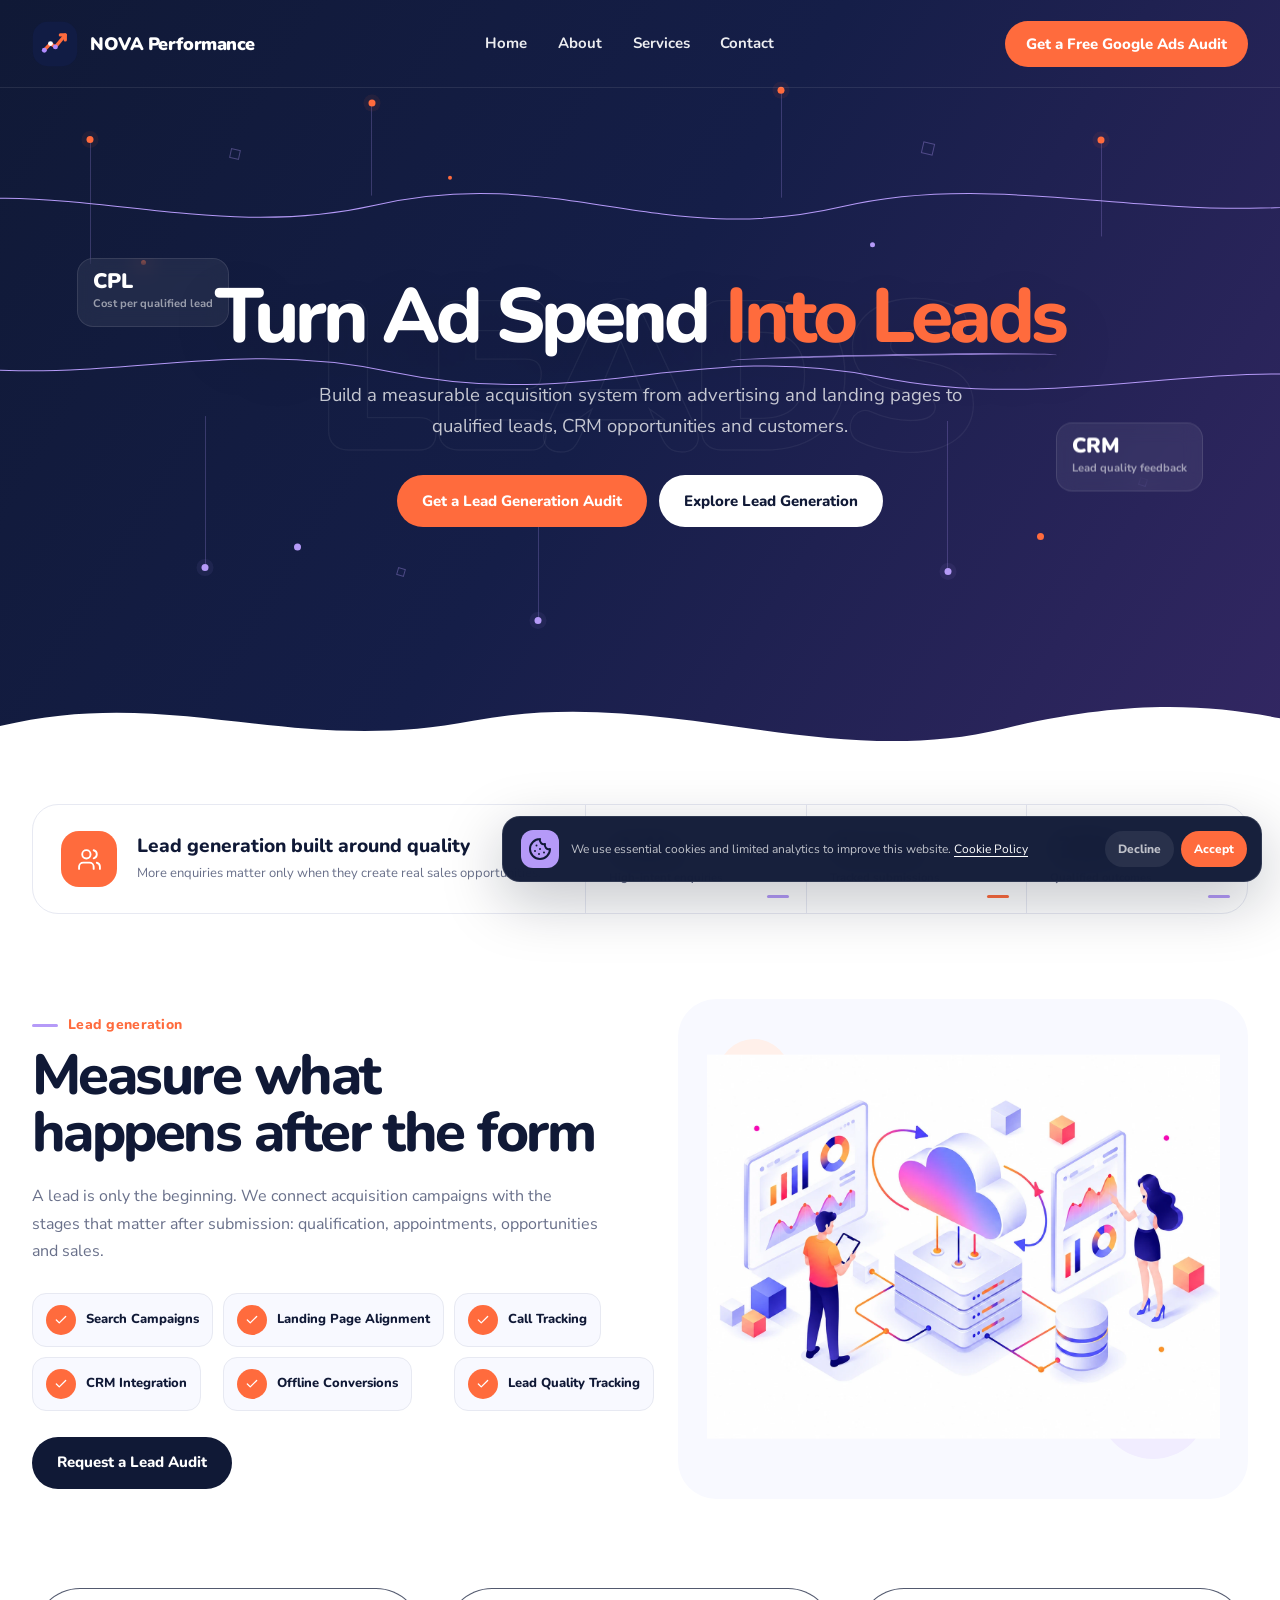
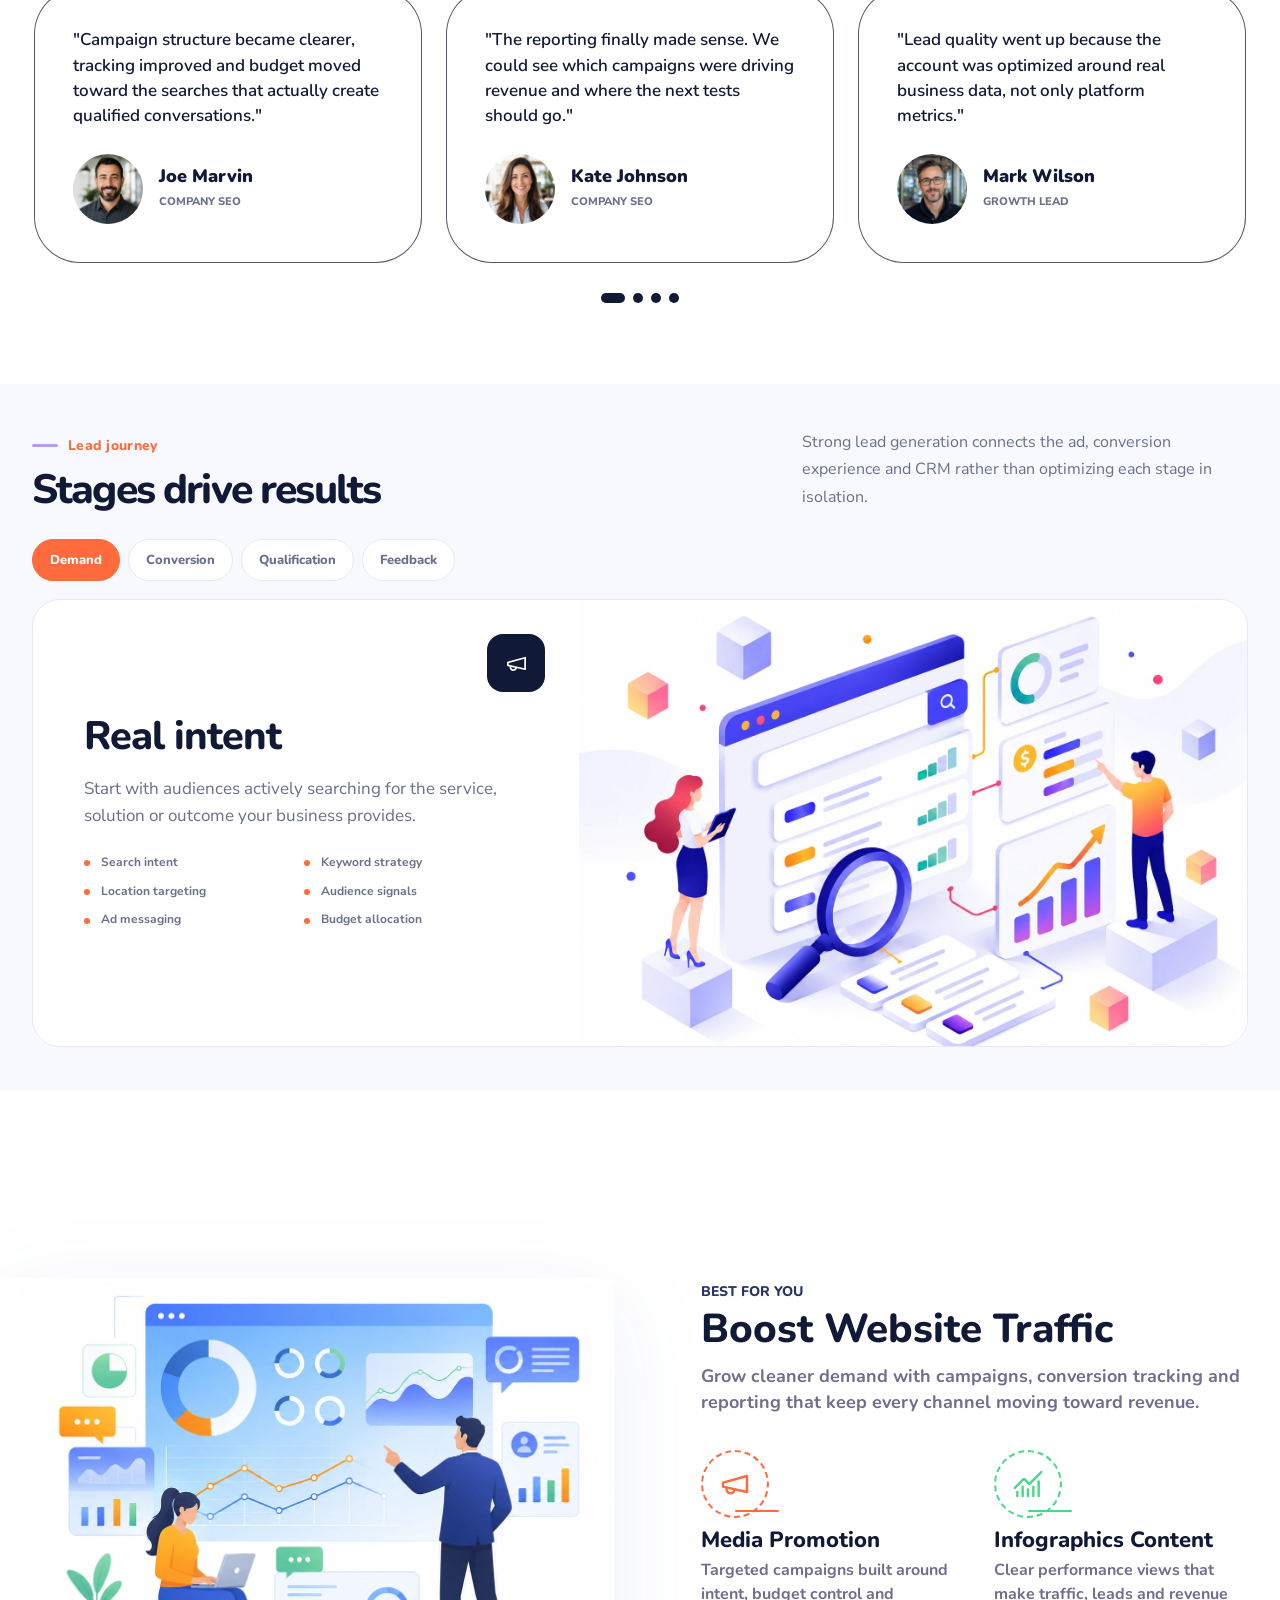
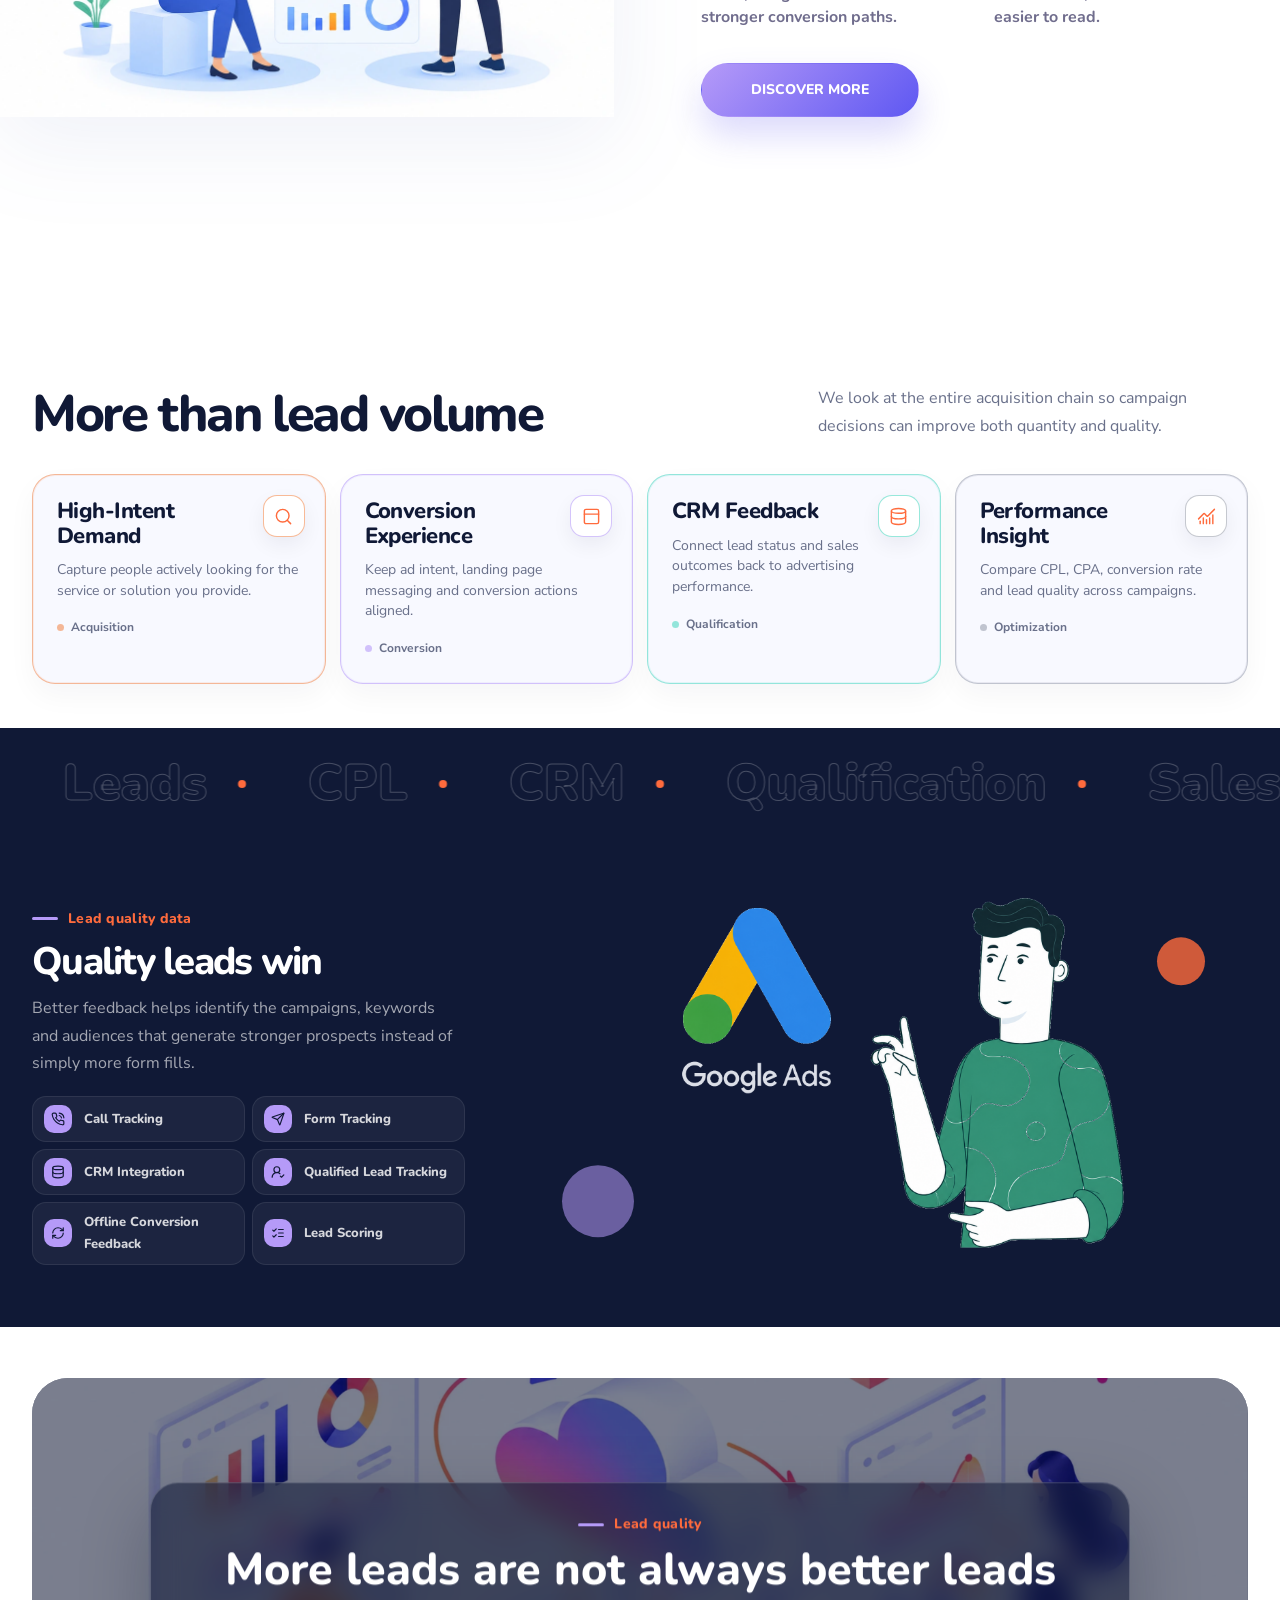
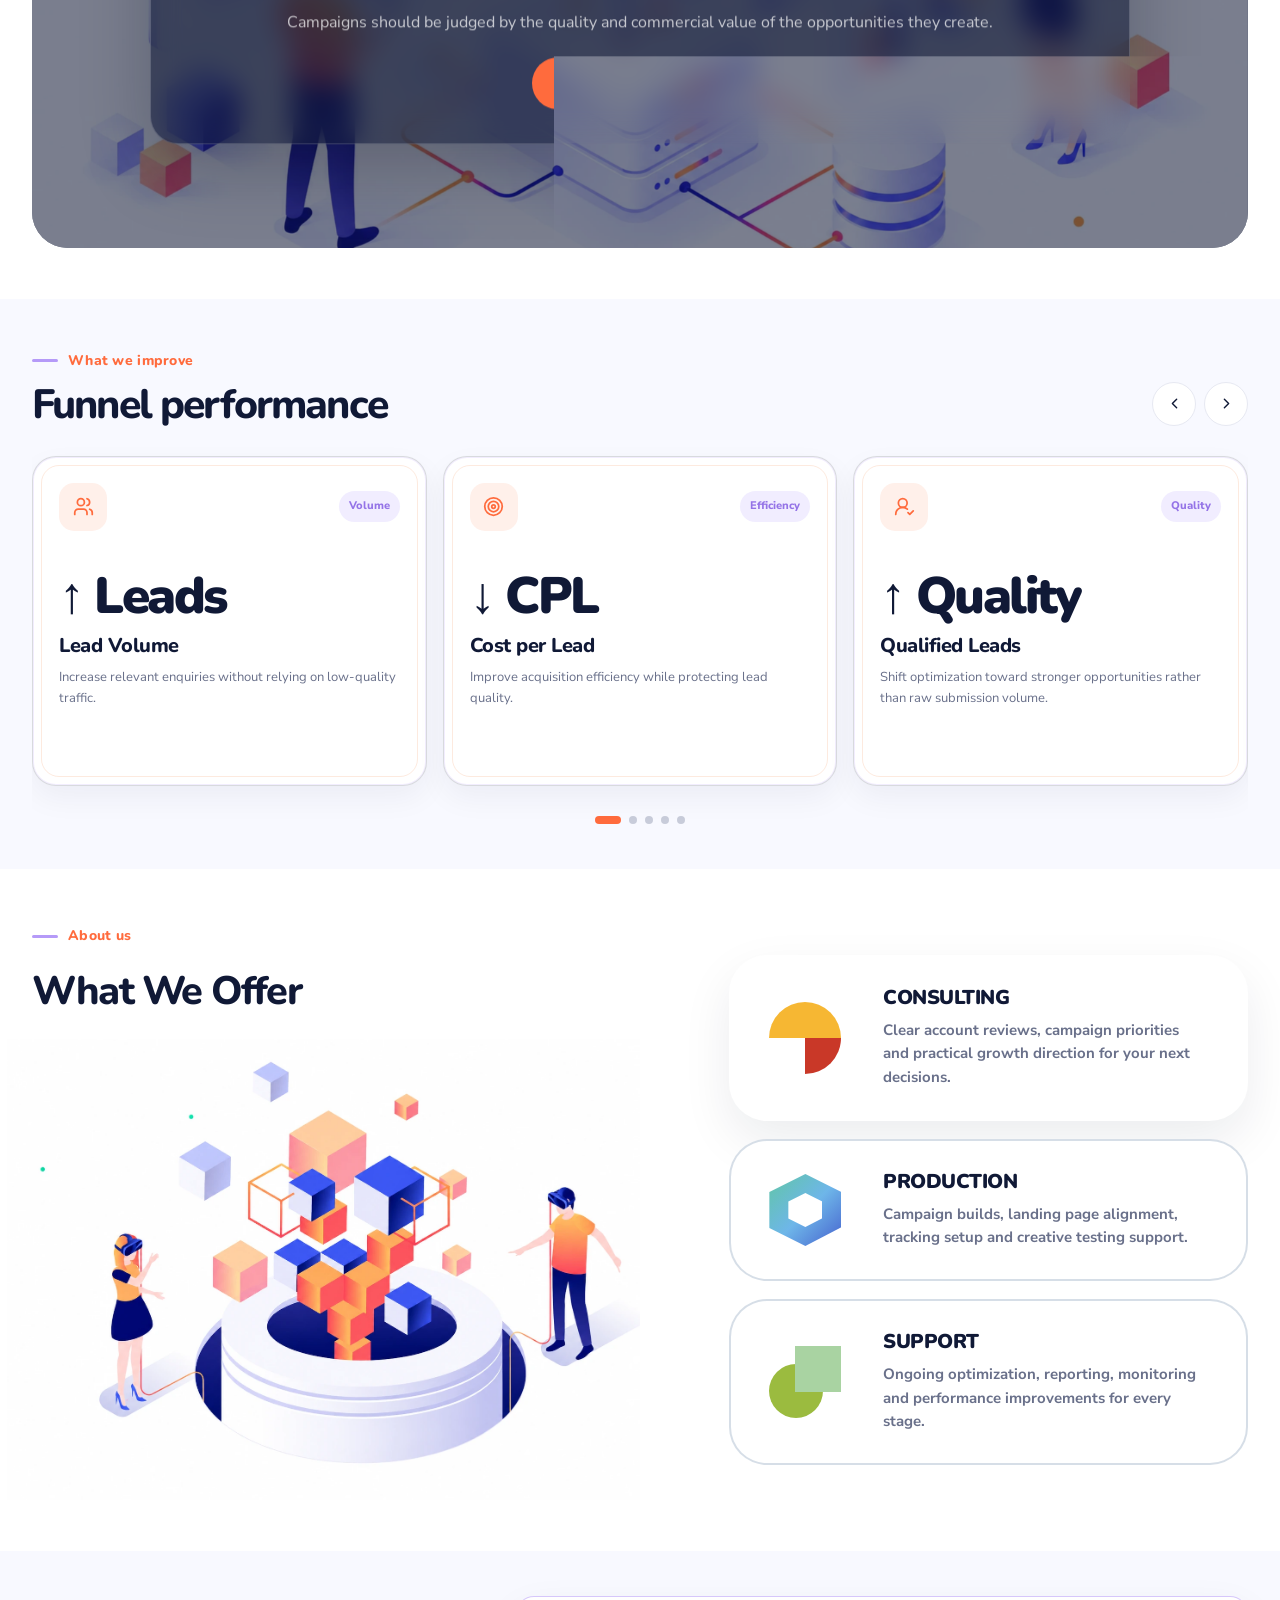
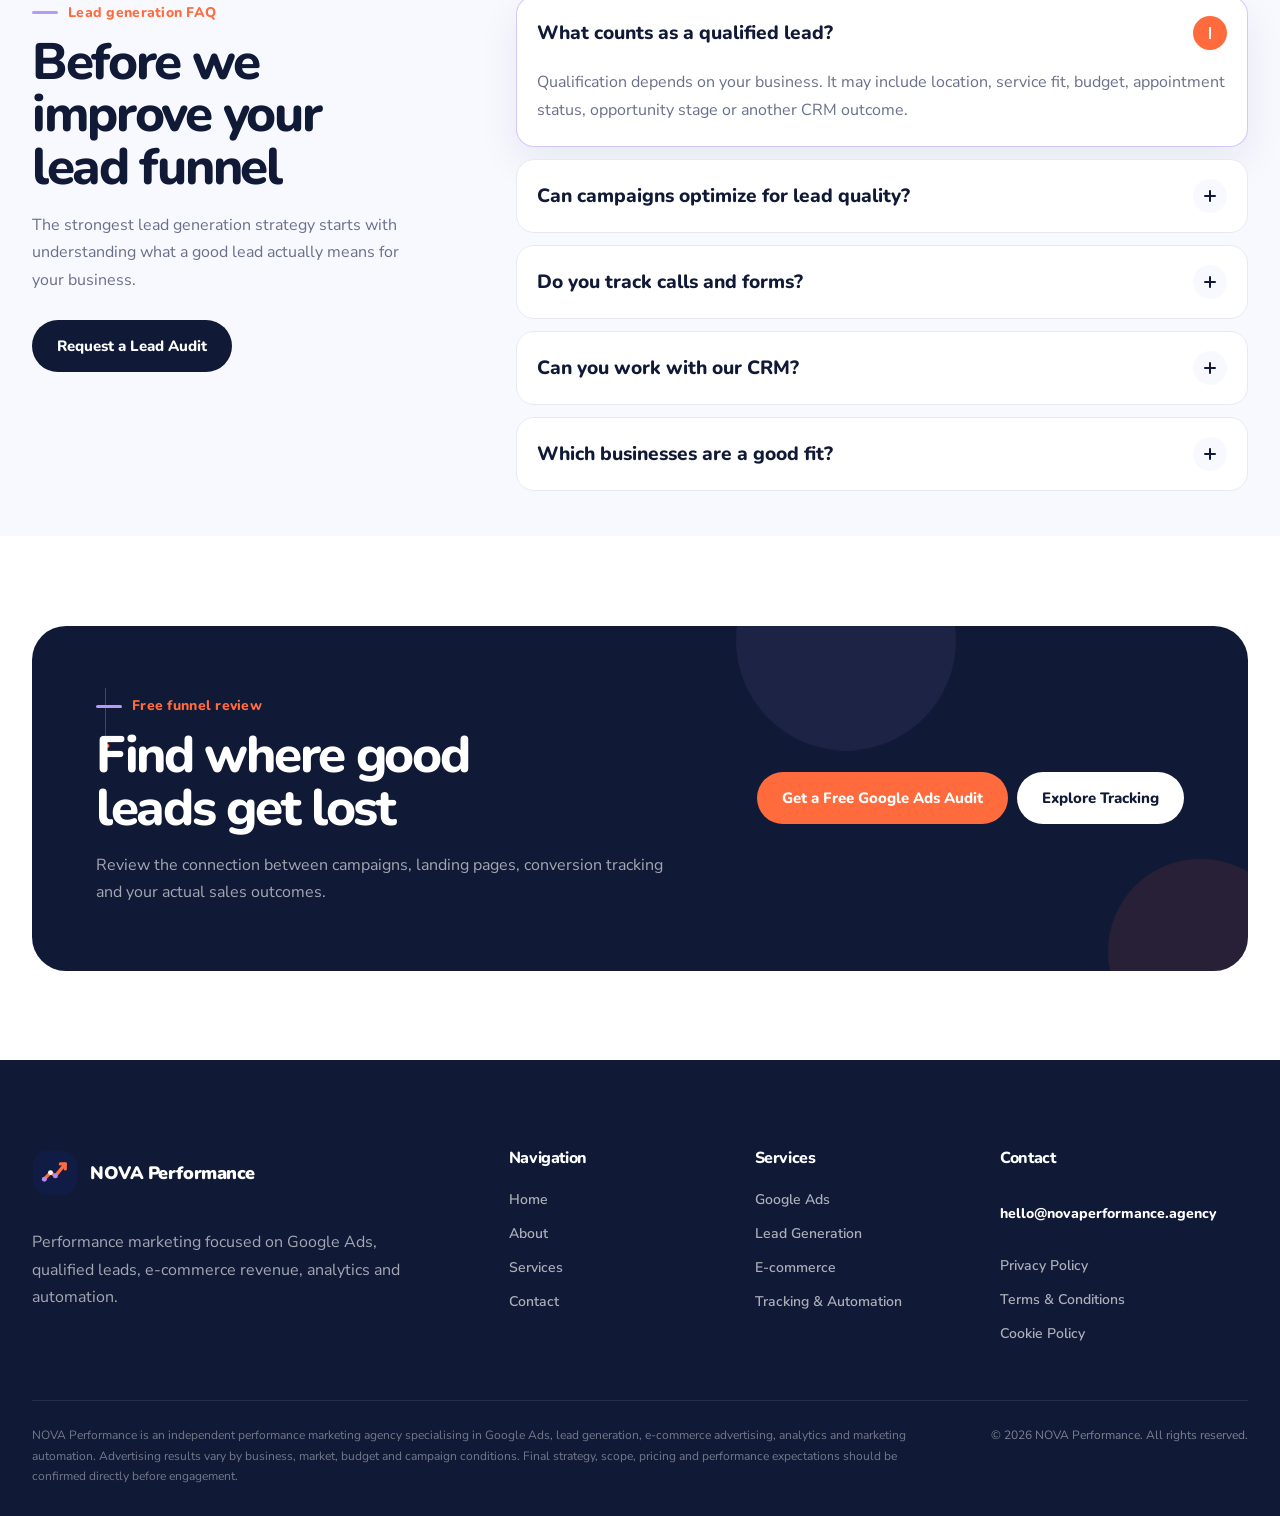
<file: lead-generation.html>
<!DOCTYPE html>
<html lang="en">
<head>
    <meta charset="UTF-8">

    <meta
        name="viewport"
        content="width=device-width, initial-scale=1.0"
    >

    <meta
        name="description"
        content="Lead generation campaigns focused on qualified enquiries, booked appointments, CRM feedback and measurable customer acquisition."
    >

    <meta
        name="theme-color"
        content="#101936"
    >

    <title>
        Lead Generation — {companyName}
    </title>


    

    <link
        rel="icon"
        type="image/png"
        href="assets/icons/favicon.png"
        data-config-favicon
    >

    <link
        rel="stylesheet"
        href="assets/vendor/swiper-bundle.min.css"
    >


    

    <link
        rel="stylesheet"
        href="assets/css/global.css"
    >

    <link
        rel="stylesheet"
        href="assets/css/service.css"
    >
</head>


<body data-page="lead-generation">

    <a
        class="skip-link"
        href="#main"
    >
        Skip to content
    </a>


    

    <header
        class="site-header"
        id="site-header"
    >
        <div class="container">

            <div class="site-header__inner">

                <a
                    class="site-logo"
                    href="index.html"
                    aria-label="{companyName} home" data-config-aria-label="companyName" data-config-suffix=" home"
                >
                    <img
                        class="site-logo__mark"
                        src="assets/icons/logo.svg"
                        alt=""
                        width="46"
                        height="46"
                        data-config-logo
                    >

                    <span
                        class="site-logo__name"
                        data-config-text="companyName"
                    >
                        {companyName}
                    </span>
                </a>


                <nav
                    class="site-nav"
                    aria-label="Primary navigation"
                >
                    <ul class="site-nav__list">

                        <li class="site-nav__item">
                            <a
                                class="site-nav__link"
                                href="index.html">
                                Home
                            </a>
                        </li>

                        <li class="site-nav__item">
                            <a
                                class="site-nav__link"
                                href="index.html#about">
                                About
                            </a>
                        </li>

                        <li class="site-nav__item">

                            <a
                                class="site-nav__link"
                                href="index.html#services"
                                aria-haspopup="true">
                                Services
                            </a>

                            <div class="site-nav__dropdown">

                                <a href="google-ads-management.html" data-config-href="services.googleAds.url" data-config-text="services.googleAds.title">
                                    Google Ads Management
                                </a>

                                <a
                                    href="lead-generation.html" data-config-href="services.leadGeneration.url"
                                    aria-current="page"
                                 data-config-text="services.leadGeneration.title">
                                    Lead Generation
                                </a>

                                <a href="ecommerce-advertising.html" data-config-href="services.ecommerce.url" data-config-text="services.ecommerce.title">
                                    E-commerce Advertising
                                </a>

                                <a href="tracking-automation.html" data-config-href="services.trackingAutomation.url" data-config-text="services.trackingAutomation.title">
                                    Tracking &amp; Automation
                                </a>

                            </div>

                        </li>

                        <li class="site-nav__item">
                            <a
                                class="site-nav__link"
                                href="index.html#contact">
                                Contact
                            </a>
                        </li>

                    </ul>
                </nav>


                <div class="site-header__actions">

                    <a
                        class="btn btn--primary site-header__cta"
                        href="index.html#contact"
                    >
                        <span data-config-text="primaryCTA">Get a Free Audit</span>
                    </a>

                    <button
                        class="menu-toggle"
                        type="button"
                        aria-label="Open menu"
                        aria-expanded="false"
                        aria-controls="mobile-menu"
                        data-menu-toggle
                    >
                        <span
                            class="menu-toggle__lines"
                            aria-hidden="true"
                        >
                            <span></span>
                        </span>
                    </button>

                </div>

            </div>

        </div>
    </header>


    

    <div
        class="mobile-menu"
        id="mobile-menu"
        aria-hidden="true"
        data-mobile-menu
    >

        <div class="mobile-menu__inner">

            <div>

                <nav
                    class="mobile-menu__nav"
                    aria-label="Mobile navigation"
                >
                    <a
                        class="mobile-menu__link"
                        href="index.html">
                        Home
                    </a>

                    <a
                        class="mobile-menu__link"
                        href="index.html#about">
                        About
                    </a>

                    <button
                        class="mobile-menu__link mobile-menu__link--services"
                        type="button"
                        aria-expanded="false"
                        aria-controls="mobile-services"
                        data-mobile-services-toggle
                    >
                        <span>Services</span>
                        <i data-lucide="chevron-down"></i>
                    </button>

                    <div
                        class="mobile-menu__services"
                        id="mobile-services"
                        data-mobile-services
                    >

                    <a
                        class="mobile-menu__service"
                        href="google-ads-management.html" data-config-href="services.googleAds.url"
                     data-config-text="services.googleAds.shortTitle">
                        Google Ads
                    </a>

                    <a
                        class="mobile-menu__service"
                        href="lead-generation.html" data-config-href="services.leadGeneration.url"
                        aria-current="page"
                     data-config-text="services.leadGeneration.title">
                        Lead Generation
                    </a>

                    <a
                        class="mobile-menu__service"
                        href="ecommerce-advertising.html" data-config-href="services.ecommerce.url"
                     data-config-text="services.ecommerce.shortTitle">
                        E-commerce
                    </a>

                    <a
                        class="mobile-menu__service"
                        href="tracking-automation.html" data-config-href="services.trackingAutomation.url"
                     data-config-text="services.trackingAutomation.title">
                        Tracking &amp; Automation
                    </a>
                    </div>

                    <a
                        class="mobile-menu__link"
                        href="index.html#contact">
                        Contact
                    </a>
                </nav>

            </div>


            <div class="mobile-menu__meta">

                <a
                    class="mobile-menu__email"
                    href="mailto:"
                    data-config-email-link
                >
                    <span data-config-text="email">
                        Email us
                    </span>
                </a>

            </div>

        </div>

    </div>


    

    <main id="main">


        

        <section class="page-hero service-hero">

            <div
                class="page-hero__word"
                aria-hidden="true"
            >
                LEADS
            </div>


            <div
                class="decor-lines"
                aria-hidden="true"
            >

                <span
                    class="decor-line"
                    style="
                        --line-left: 7%;
                        --line-top: 19%;
                        --line-height: 124px;
                        --line-duration: 9s;
                    "
                ></span>

                <span
                    class="decor-line"
                    style="
                        --line-left: 16%;
                        --line-top: 54%;
                        --line-height: 151px;
                        --line-duration: 11s;
                        --line-delay: -3s;
                    "
                ></span>

                <span
                    class="decor-line"
                    style="
                        --line-left: 29%;
                        --line-top: 14%;
                        --line-height: 92px;
                        --line-duration: 8s;
                        --line-delay: -2s;
                    "
                ></span>

                <span
                    class="decor-line"
                    style="
                        --line-left: 42%;
                        --line-top: 66%;
                        --line-height: 103px;
                        --line-duration: 10s;
                        --line-delay: -5s;
                    "
                ></span>

                <span
                    class="decor-line"
                    style="
                        --line-left: 61%;
                        --line-top: 12%;
                        --line-height: 107px;
                        --line-duration: 12s;
                        --line-delay: -4s;
                    "
                ></span>

                <span
                    class="decor-line"
                    style="
                        --line-left: 74%;
                        --line-top: 55%;
                        --line-height: 150px;
                        --line-duration: 9s;
                    "
                ></span>

                <span
                    class="decor-line"
                    style="
                        --line-left: 86%;
                        --line-top: 18%;
                        --line-height: 96px;
                        --line-duration: 11s;
                        --line-delay: -5s;
                    "
                ></span>


                <span
                    class="decor-dot"
                    style="
                        --dot-left: 11%;
                        --dot-top: 34%;
                    "
                ></span>

                <span
                    class="decor-dot decor-dot--lilac"
                    style="
                        --dot-left: 23%;
                        --dot-top: 70%;
                        --dot-size: 7px;
                        --dot-delay: -2s;
                    "
                ></span>

                <span
                    class="decor-dot"
                    style="
                        --dot-left: 35%;
                        --dot-top: 22%;
                        --dot-size: 4px;
                        --dot-delay: -4s;
                    "
                ></span>

                <span
                    class="decor-dot decor-dot--lilac"
                    style="
                        --dot-left: 68%;
                        --dot-top: 31%;
                        --dot-size: 5px;
                        --dot-delay: -3s;
                    "
                ></span>

                <span
                    class="decor-dot"
                    style="
                        --dot-left: 81%;
                        --dot-top: 69%;
                        --dot-size: 7px;
                    "
                ></span>


                <span
                    class="decor-square"
                    style="
                        --square-left: 18%;
                        --square-top: 20%;
                    "
                ></span>

                <span
                    class="decor-square"
                    style="
                        --square-left: 31%;
                        --square-top: 73%;
                        --square-size: 8px;
                        --square-delay: -4s;
                    "
                ></span>

                <span
                    class="decor-square"
                    style="
                        --square-left: 72%;
                        --square-top: 19%;
                        --square-size: 12px;
                        --square-delay: -2s;
                    "
                ></span>

                <span
                    class="decor-square"
                    style="
                        --square-left: 89%;
                        --square-top: 61%;
                        --square-size: 8px;
                        --square-delay: -5s;
                    "
                ></span>

            </div>


            <div
                class="hero-wave-line hero-wave-line--one"
                aria-hidden="true"
            >
                <svg
                    viewBox="0 0 1600 120"
                    preserveAspectRatio="none"
                >
                    <path
                        d="
                            M0 69
                            C190 13 336 108 524 59
                            C714 9 821 112 1010 61
                            C1198 10 1382 103 1600 40
                        "
                    />
                </svg>
            </div>


            <div
                class="hero-wave-line hero-wave-line--two"
                aria-hidden="true"
            >
                <svg
                    viewBox="0 0 1600 120"
                    preserveAspectRatio="none"
                >
                    <path
                        d="
                            M0 39
                            C214 98 343 14 540 62
                            C744 111 856 24 1047 68
                            C1248 115 1398 34 1600 79
                        "
                    />
                </svg>
            </div>


            <div
                class="service-hero__metric service-hero__metric--left"
                aria-hidden="true"
            >
                <strong>CPL</strong>
                <span>Cost per qualified lead</span>
            </div>


            <div
                class="service-hero__metric service-hero__metric--right"
                aria-hidden="true"
            >
                <strong>CRM</strong>
                <span>Lead quality feedback</span>
            </div>


            <div class="container">

                <div class="page-hero__inner">

                    <h1 class="page-hero__title">
                        Turn Ad Spend
                        <span class="service-hero__accent">
                            Into Leads
                        </span>
                    </h1>

                    <p class="page-hero__text">
                        Build a measurable acquisition system
                        from advertising and landing pages to
                        qualified leads, CRM opportunities and customers.
                    </p>

                    <div class="page-hero__actions">

                        <a
                            class="btn btn--primary"
                            href="index.html#contact"
                        >
                            Get a Lead Generation Audit
                        </a>

                        <a
                            class="btn btn--light"
                            href="#service-overview"
                        >
                            Explore Lead Generation
                        </a>

                    </div>

                </div>

            </div>


            <div
                class="page-hero__wave"
                aria-hidden="true"
            >
                <svg
                    viewBox="0 0 1600 180"
                    preserveAspectRatio="none"
                >
                    <path
                        d="
                            M0 102
                            C218 42 363 144 592 94
                            C828 43 1029 166 1253 105
                            C1401 65 1503 69 1600 91
                            V180
                            H0
                            Z
                        "
                    />
                </svg>
            </div>

        </section>


        

        <section class="service-intro">

            <div class="container">

                <div
                    class="service-intro__grid reveal"
                >

                    <div class="service-intro__lead">

                        <div
                            class="service-intro__icon"
                            aria-hidden="true"
                        >
                            <i data-lucide="users"></i>
                        </div>

                        <div class="service-intro__lead-copy">

                            <strong>
                                Lead generation built around quality
                            </strong>

                            <p>
                                More enquiries matter only when they
                                create real sales opportunities.
                            </p>

                        </div>

                    </div>


                    <div class="service-intro__metric">
                        <strong>Calls</strong>
                        <span>High-intent enquiries</span>
                    </div>


                    <div class="service-intro__metric">
                        <strong>Forms</strong>
                        <span>Tracked submissions</span>
                    </div>


                    <div class="service-intro__metric">
                        <strong>CRM</strong>
                        <span>Qualified outcomes</span>
                    </div>

                </div>

            </div>

        </section>


        

        <section
            class="section service-overview"
            id="service-overview"
        >

            <div class="container">

                <div class="service-overview__grid">


                    <div class="service-overview__content">

                        <span
                            class="section-label reveal"
                        >
                            Lead generation
                        </span>

                        <h2 class="reveal"
                        >
                            Measure what happens
                            after the form
                        </h2>

                        <p class="reveal"
                        >
                            A lead is only the beginning. We connect
                            acquisition campaigns with the stages that
                            matter after submission: qualification,
                            appointments, opportunities and sales.
                        </p>


                        <div
                            class="service-overview__points reveal"
                        >

                            <div class="service-overview__point">
                                <span class="service-overview__point-icon">
                                    <i data-lucide="check"></i>
                                </span>

                                <span>
                                    Search Campaigns
                                </span>
                            </div>


                            <div class="service-overview__point">
                                <span class="service-overview__point-icon">
                                    <i data-lucide="check"></i>
                                </span>

                                <span>
                                    Landing Page Alignment
                                </span>
                            </div>


                            <div class="service-overview__point">
                                <span class="service-overview__point-icon">
                                    <i data-lucide="check"></i>
                                </span>

                                <span>
                                    Call Tracking
                                </span>
                            </div>


                            <div class="service-overview__point">
                                <span class="service-overview__point-icon">
                                    <i data-lucide="check"></i>
                                </span>

                                <span>
                                    CRM Integration
                                </span>
                            </div>


                            <div class="service-overview__point">
                                <span class="service-overview__point-icon">
                                    <i data-lucide="check"></i>
                                </span>

                                <span>
                                    Offline Conversions
                                </span>
                            </div>


                            <div class="service-overview__point">
                                <span class="service-overview__point-icon">
                                    <i data-lucide="check"></i>
                                </span>

                                <span>
                                    Lead Quality Tracking
                                </span>
                            </div>

                        </div>


                        <div
                            class="service-overview__actions reveal"
                        >
                            <a
                                class="btn btn--dark"
                                href="index.html#contact"
                            >
                                Request a Lead Audit
                            </a>
                        </div>

                    </div>


                    <div
                        class="service-overview__visual reveal"
                    >

                        <span
                            class="service-overview__shape service-overview__shape--one"
                            aria-hidden="true"
                        ></span>

                        <span
                            class="service-overview__shape service-overview__shape--two"
                            aria-hidden="true"
                        ></span>

                        <img
                            src="assets/img/services/service-overview-cloud.webp"
                            alt="Cloud analytics and campaign performance illustration"
                            width="1448"
                            height="1086"
                            loading="lazy"
                        >

                    </div>

                </div>

            </div>

        </section>


        <section class="section service-proof">

            <div class="container">

                <div
                    class="swiper service-proof-swiper"
                >

                    <div class="swiper-wrapper">

                        <div class="swiper-slide">
                            <article class="service-proof-card">
                                <p>
                                    "Campaign structure became clearer, tracking improved and budget moved toward the searches that actually create qualified conversations."
                                </p>

                                <div class="service-proof-card__person">
                                    <img src="assets/img/testimonials/client-01.webp" alt="" width="320" height="320" loading="lazy">
                                    <div>
                                        <strong>Joe Marvin</strong>
                                        <span>Company SEO</span>
                                    </div>
                                </div>
                            </article>
                        </div>

                        <div class="swiper-slide">
                            <article class="service-proof-card">
                                <p>
                                    "The reporting finally made sense. We could see which campaigns were driving revenue and where the next tests should go."
                                </p>

                                <div class="service-proof-card__person">
                                    <img src="assets/img/testimonials/client-02.webp" alt="" width="320" height="320" loading="lazy">
                                    <div>
                                        <strong>Kate Johnson</strong>
                                        <span>Company SEO</span>
                                    </div>
                                </div>
                            </article>
                        </div>

                        <div class="swiper-slide">
                            <article class="service-proof-card">
                                <p>
                                    "Lead quality went up because the account was optimized around real business data, not only platform metrics."
                                </p>

                                <div class="service-proof-card__person">
                                    <img src="assets/img/testimonials/client-03.webp" alt="" width="320" height="320" loading="lazy">
                                    <div>
                                        <strong>Mark Wilson</strong>
                                        <span>Growth Lead</span>
                                    </div>
                                </div>
                            </article>
                        </div>

                        <div class="swiper-slide">
                            <article class="service-proof-card">
                                <p>
                                    "The team connected campaigns, landing pages and tracking into one clean system, which made scaling much easier."
                                </p>

                                <div class="service-proof-card__person">
                                    <img src="assets/img/testimonials/client-04.webp" alt="" width="320" height="320" loading="lazy">
                                    <div>
                                        <strong>Nina Roberts</strong>
                                        <span>Marketing Director</span>
                                    </div>
                                </div>
                            </article>
                        </div>

                    </div>

                    <div class="swiper-pagination"></div>

                </div>

            </div>

        </section>


        

        <section class="section service-tabs">

            <div class="container">

                <div class="service-tabs__header">

                    <div>

                        <span
                            class="section-label reveal"
                        >
                            Lead journey
                        </span>

                        <h2 class="reveal"
                        >
                            Stages drive results
                        </h2>

                    </div>


                    <p class="reveal"
                    >
                        Strong lead generation connects the ad,
                        conversion experience and CRM rather
                        than optimizing each stage in isolation.
                    </p>

                </div>


                <div
                    class="service-tabs__nav"
                    role="tablist"
                    aria-label="Lead generation stages"
                >

                    <button
                        class="service-tab is-active"
                        type="button"
                    >
                        Demand
                    </button>

                    <button
                        class="service-tab"
                        type="button"
                    >
                        Conversion
                    </button>

                    <button
                        class="service-tab"
                        type="button"
                    >
                        Qualification
                    </button>

                    <button
                        class="service-tab"
                        type="button"
                    >
                        Feedback
                    </button>

                </div>


                <div class="service-tabs__stage">


                    

                    <article class="service-tab-panel is-active">

                        <div class="service-tab-panel__content">

                            <span class="service-tab-panel__icon">
                                <i data-lucide="megaphone"></i>
                            </span>

                            <h3>
                                Real intent
                            </h3>

                            <p>
                                Start with audiences actively searching
                                for the service, solution or outcome
                                your business provides.
                            </p>

                            <ul class="service-tab-panel__list">
                                <li>Search intent</li>
                                <li>Keyword strategy</li>
                                <li>Location targeting</li>
                                <li>Audience signals</li>
                                <li>Ad messaging</li>
                                <li>Budget allocation</li>
                            </ul>

                        </div>


                        <div class="service-tab-panel__visual">

                            <img
                                src="assets/img/services/service-tab-search.webp"
                                alt="Search marketing analytics illustration"
                                width="1536"
                                height="1024"
                                loading="lazy"
                            >

                        </div>

                    </article>


                    

                    <article class="service-tab-panel">

                        <div class="service-tab-panel__content">

                            <span class="service-tab-panel__icon">
                                <i data-lucide="mouse-pointer-click"></i>
                            </span>

                            <h3>
                                More enquiries
                            </h3>

                            <p>
                                Ads and landing pages should carry
                                the same intent, offer and conversion
                                expectation from click to action.
                            </p>

                            <ul class="service-tab-panel__list">
                                <li>Landing page fit</li>
                                <li>Form quality</li>
                                <li>Call actions</li>
                                <li>Conversion tracking</li>
                                <li>Message consistency</li>
                                <li>Conversion rate</li>
                            </ul>

                        </div>


                        <div class="service-tab-panel__visual">

                            <img
                                src="assets/img/services/service-tab-audience.webp"
                                alt="Audience analytics dashboard illustration"
                                width="1449"
                                height="1086"
                                loading="lazy"
                            >

                        </div>

                    </article>


                    

                    <article class="service-tab-panel">

                        <div class="service-tab-panel__content">

                            <span class="service-tab-panel__icon">
                                <i data-lucide="user-round-check"></i>
                            </span>

                            <h3>
                                Qualified leads
                            </h3>

                            <p>
                                Submission volume alone can hide
                                poor quality. Qualification data shows
                                which campaigns generate stronger prospects.
                            </p>

                            <ul class="service-tab-panel__list">
                                <li>Qualified leads</li>
                                <li>Booked appointments</li>
                                <li>Lead status</li>
                                <li>Sales opportunities</li>
                                <li>Customer outcomes</li>
                                <li>Lead scoring</li>
                            </ul>

                        </div>


                        <div class="service-tab-panel__visual">

                            <img
                                src="assets/img/services/service-tab-automation.webp"
                                alt="Campaign automation dashboard illustration"
                                width="1451"
                                height="1084"
                                loading="lazy"
                            >

                        </div>

                    </article>


                    

                    <article class="service-tab-panel">

                        <div class="service-tab-panel__content">

                            <span class="service-tab-panel__icon">
                                <i data-lucide="refresh-cw"></i>
                            </span>

                            <h3>
                                Sales feedback
                            </h3>

                            <p>
                                CRM and offline conversion data can
                                help advertising understand which leads
                                actually create business value.
                            </p>

                            <ul class="service-tab-panel__list">
                                <li>CRM integration</li>
                                <li>Offline conversions</li>
                                <li>Lead status sync</li>
                                <li>Sales feedback</li>
                                <li>Revenue data</li>
                                <li>Campaign optimization</li>
                            </ul>

                        </div>


                        <div class="service-tab-panel__visual">

                            <img
                                src="assets/img/services/service-tab-ab-testing.webp"
                                alt="A/B testing performance illustration"
                                width="1536"
                                height="1024"
                                loading="lazy"
                            >

                        </div>

                    </article>

                </div>

            </div>

        </section>


        <section
            class="section traffic-boost"
            id="traffic-boost"
            aria-labelledby="traffic-boost-title"
        >

            <div class="container">

                <div class="traffic-boost__grid">

                    <div class="traffic-boost__visual">
                        <img
                            src="assets/img/services/boost-traffic-showcase.webp"
                            alt="Marketing analytics dashboard illustration"
                            width="1240"
                            height="885"
                            loading="lazy"
                        >
                    </div>


                    <div class="traffic-boost__content">
                        <span class="section-label">
                            Best for you
                        </span>

                        <h2 id="traffic-boost-title">
                            Boost Website Traffic
                        </h2>

                        <p class="traffic-boost__lead">
                            Grow cleaner demand with campaigns,
                            conversion tracking and reporting that
                            keep every channel moving toward revenue.
                        </p>

                        <div class="traffic-boost__features">
                            <article class="traffic-boost__feature">
                                <span
                                    class="traffic-boost__icon traffic-boost__icon--orange"
                                    aria-hidden="true"
                                >
                                    <i data-lucide="megaphone"></i>
                                </span>

                                <h3>
                                    Media Promotion
                                </h3>

                                <p>
                                    Targeted campaigns built around
                                    intent, budget control and stronger
                                    conversion paths.
                                </p>
                            </article>

                            <article class="traffic-boost__feature">
                                <span
                                    class="traffic-boost__icon traffic-boost__icon--green"
                                    aria-hidden="true"
                                >
                                    <i data-lucide="chart-no-axes-combined"></i>
                                </span>

                                <h3>
                                    Infographics Content
                                </h3>

                                <p>
                                    Clear performance views that make
                                    traffic, leads and revenue easier
                                    to read.
                                </p>
                            </article>
                        </div>

                        <div class="traffic-boost__actions">
                            <a
                                class="btn btn--primary traffic-boost__button"
                                href="index.html#contact"
                            >
                                Discover more
                            </a>
                        </div>
                    </div>

                </div>

            </div>

        </section>


        

        <section class="section service-capabilities">

            <div class="container">

                <div class="service-capabilities__header">

                    <div>

                        <span
                            class="section-label reveal"
                        >
                            Acquisition system
                        </span>

                        <h2 class="reveal"
                        >
                            More than
                            lead volume
                        </h2>

                    </div>


                    <p class="reveal"
                    >
                        We look at the entire acquisition chain
                        so campaign decisions can improve both
                        quantity and quality.
                    </p>

                </div>


                <div class="service-capabilities__grid">


                    <article
                        class="capability-card reveal"
                    >

                        <span class="capability-card__icon">
                            <i data-lucide="search"></i>
                        </span>

                        <h3>
                            High-Intent Demand
                        </h3>

                        <p>
                            Capture people actively looking
                            for the service or solution you provide.
                        </p>

                        <div class="capability-card__meta">
                            <span></span>
                            <small>
                                Acquisition
                            </small>
                        </div>

                    </article>


                    <article
                        class="capability-card reveal"
                    >

                        <span class="capability-card__icon">
                            <i data-lucide="panel-top"></i>
                        </span>

                        <h3>
                            Conversion Experience
                        </h3>

                        <p>
                            Keep ad intent, landing page messaging
                            and conversion actions aligned.
                        </p>

                        <div class="capability-card__meta">
                            <span></span>
                            <small>
                                Conversion
                            </small>
                        </div>

                    </article>


                    <article
                        class="capability-card reveal"
                    >

                        <span class="capability-card__icon">
                            <i data-lucide="database"></i>
                        </span>

                        <h3>
                            CRM Feedback
                        </h3>

                        <p>
                            Connect lead status and sales outcomes
                            back to advertising performance.
                        </p>

                        <div class="capability-card__meta">
                            <span></span>
                            <small>
                                Qualification
                            </small>
                        </div>

                    </article>


                    <article
                        class="capability-card reveal"
                    >

                        <span class="capability-card__icon">
                            <i data-lucide="chart-no-axes-combined"></i>
                        </span>

                        <h3>
                            Performance Insight
                        </h3>

                        <p>
                            Compare CPL, CPA, conversion rate
                            and lead quality across campaigns.
                        </p>

                        <div class="capability-card__meta">
                            <span></span>
                            <small>
                                Optimization
                            </small>
                        </div>

                    </article>

                </div>

            </div>

        </section>


        

        <section
            class="service-marquee"
            aria-label="Lead generation performance"
        >

            <div class="container">

                <div class="service-marquee__track">

                    <div class="service-marquee__group">

                        <span class="service-marquee__item">
                            Leads
                        </span>

                        <span class="service-marquee__item">
                            CPL
                        </span>

                        <span class="service-marquee__item">
                            CRM
                        </span>

                        <span class="service-marquee__item">
                            Qualification
                        </span>

                        <span class="service-marquee__item">
                            Sales
                        </span>

                        <span class="service-marquee__item">
                            Customers
                        </span>

                    </div>


                    <div
                        class="service-marquee__group"
                        aria-hidden="true"
                    >

                        <span class="service-marquee__item">
                            Leads
                        </span>

                        <span class="service-marquee__item">
                            CPL
                        </span>

                        <span class="service-marquee__item">
                            CRM
                        </span>

                        <span class="service-marquee__item">
                            Qualification
                        </span>

                        <span class="service-marquee__item">
                            Sales
                        </span>

                        <span class="service-marquee__item">
                            Customers
                        </span>

                    </div>

                </div>

            </div>

        </section>


        

        <section class="section service-data">

            <div class="container">

                <div class="service-data__grid">


                    <div class="service-data__content">

                        <span
                            class="section-label reveal"
                        >
                            Lead quality data
                        </span>

                        <h2 class="reveal"
                        >
                            Quality leads win
                        </h2>

                        <p class="reveal"
                        >
                            Better feedback helps identify the
                            campaigns, keywords and audiences that
                            generate stronger prospects instead of
                            simply more form fills.
                        </p>


                        <div
                            class="service-data__list reveal"
                        >

                            <div class="service-data__item">
                                <span class="service-data__item-icon">
                                    <i data-lucide="phone-call"></i>
                                </span>

                                <span>
                                    Call Tracking
                                </span>
                            </div>


                            <div class="service-data__item">
                                <span class="service-data__item-icon">
                                    <i data-lucide="send"></i>
                                </span>

                                <span>
                                    Form Tracking
                                </span>
                            </div>


                            <div class="service-data__item">
                                <span class="service-data__item-icon">
                                    <i data-lucide="database"></i>
                                </span>

                                <span>
                                    CRM Integration
                                </span>
                            </div>


                            <div class="service-data__item">
                                <span class="service-data__item-icon">
                                    <i data-lucide="user-round-check"></i>
                                </span>

                                <span>
                                    Qualified Lead Tracking
                                </span>
                            </div>


                            <div class="service-data__item">
                                <span class="service-data__item-icon">
                                    <i data-lucide="refresh-cw"></i>
                                </span>

                                <span>
                                    Offline Conversion Feedback
                                </span>
                            </div>


                            <div class="service-data__item">
                                <span class="service-data__item-icon">
                                    <i data-lucide="list-checks"></i>
                                </span>

                                <span>
                                    Lead Scoring
                                </span>
                            </div>

                        </div>

                    </div>


                    <div
                        class="service-data__visual"
                    >

                        <span
                            class="service-data__orb service-data__orb--one"
                            aria-hidden="true"
                        ></span>

                        <span
                            class="service-data__orb service-data__orb--two"
                            aria-hidden="true"
                        ></span>

                        <img
                            src="assets/img/services/google-ads-service-data-transparent.png"
                            alt="CRM lead tracking and marketing automation illustration"
                            width="1412"
                            height="1114"
                            loading="lazy"
                        >

                    </div>

                </div>

            </div>

        </section>


        



        <section class="service-parallax">

            <div class="container">

                <div class="service-parallax__frame">

                    <img
                        class="service-parallax__image"
                        src="assets/img/parallax/performance-campaign.webp"
                        alt="Lead generation performance campaign visual"
                        loading="lazy"
                    >

                    <div
                        class="service-parallax__overlay"
                        aria-hidden="true"
                    ></div>


                    <div class="service-parallax__content">

                        <span
                            class="section-label reveal"
                        >
                            Lead quality
                        </span>

                        <h2 class="reveal"
                        >
                            More leads are not
                            always better leads
                        </h2>

                        <p class="reveal"
                        >
                            Campaigns should be judged by the
                            quality and commercial value of the
                            opportunities they create.
                        </p>

                        <a
                            class="btn btn--primary reveal"
                            href="index.html#contact"
                        >
                            Review My Lead Funnel
                        </a>

                    </div>

                </div>

            </div>

        </section>


        



        <section class="section service-results">

            <div class="container">

                <div class="service-results__header">

                    <div>

                        <span
                            class="section-label reveal"
                        >
                            What we improve
                        </span>

                        <h2 class="reveal"
                        >
                            Funnel performance
                        </h2>

                    </div>


                    <div
                        class="service-results__controls reveal"
                    >

                        <button
                            class="service-results-prev"
                            type="button"
                            aria-label="Previous result"
                        >
                            <i data-lucide="chevron-left"></i>
                        </button>

                        <button
                            class="service-results-next"
                            type="button"
                            aria-label="Next result"
                        >
                            <i data-lucide="chevron-right"></i>
                        </button>

                    </div>

                </div>


                <div
                    class="swiper service-results-swiper"
                >

                    <div class="swiper-wrapper">


                        <div class="swiper-slide">

                            <article class="service-result-card">

                                <div class="service-result-card__top">

                                    <span class="service-result-card__icon">
                                        <i data-lucide="users"></i>
                                    </span>

                                    <span class="service-result-card__tag">
                                        Volume
                                    </span>

                                </div>

                                <strong class="service-result-card__value">
                                    ↑ Leads
                                </strong>

                                <h3>
                                    Lead Volume
                                </h3>

                                <p>
                                    Increase relevant enquiries
                                    without relying on low-quality traffic.
                                </p>

                            </article>

                        </div>


                        <div class="swiper-slide">

                            <article class="service-result-card">

                                <div class="service-result-card__top">

                                    <span class="service-result-card__icon">
                                        <i data-lucide="target"></i>
                                    </span>

                                    <span class="service-result-card__tag">
                                        Efficiency
                                    </span>

                                </div>

                                <strong class="service-result-card__value">
                                    ↓ CPL
                                </strong>

                                <h3>
                                    Cost per Lead
                                </h3>

                                <p>
                                    Improve acquisition efficiency
                                    while protecting lead quality.
                                </p>

                            </article>

                        </div>


                        <div class="swiper-slide">

                            <article class="service-result-card">

                                <div class="service-result-card__top">

                                    <span class="service-result-card__icon">
                                        <i data-lucide="user-round-check"></i>
                                    </span>

                                    <span class="service-result-card__tag">
                                        Quality
                                    </span>

                                </div>

                                <strong class="service-result-card__value">
                                    ↑ Quality
                                </strong>

                                <h3>
                                    Qualified Leads
                                </h3>

                                <p>
                                    Shift optimization toward
                                    stronger opportunities rather than
                                    raw submission volume.
                                </p>

                            </article>

                        </div>


                        <div class="swiper-slide">

                            <article class="service-result-card">

                                <div class="service-result-card__top">

                                    <span class="service-result-card__icon">
                                        <i data-lucide="activity"></i>
                                    </span>

                                    <span class="service-result-card__tag">
                                        Conversion
                                    </span>

                                </div>

                                <strong class="service-result-card__value">
                                    ↑ CVR
                                </strong>

                                <h3>
                                    Conversion Rate
                                </h3>

                                <p>
                                    Improve the connection between
                                    search intent, advertising and
                                    the landing experience.
                                </p>

                            </article>

                        </div>


                        <div class="swiper-slide">

                            <article class="service-result-card">

                                <div class="service-result-card__top">

                                    <span class="service-result-card__icon">
                                        <i data-lucide="badge-dollar-sign"></i>
                                    </span>

                                    <span class="service-result-card__tag">
                                        Customers
                                    </span>

                                </div>

                                <strong class="service-result-card__value">
                                    ↓ CPA
                                </strong>

                                <h3>
                                    Acquisition Cost
                                </h3>

                                <p>
                                    Connect advertising spend
                                    with actual customer outcomes.
                                </p>

                            </article>

                        </div>

                    </div>


                    <div class="swiper-pagination"></div>

                </div>

            </div>

        </section>


        <section class="section service-offer-showcase">

            <div class="container">

                <div class="service-offer-showcase__grid">

                    <div class="service-offer-showcase__media reveal">
                        <div class="service-offer-showcase__head">
                            <span class="section-label">
                                About us
                            </span>

                            <h2>
                                What We Offer
                            </h2>
                        </div>

                        <img
                            src="assets/img/offer/offer-services.webp"
                            alt="Digital marketing service illustration"
                            width="1469"
                            height="1071"
                            loading="lazy"
                        >
                    </div>

                    <div class="service-offer-showcase__cards reveal">
                        <article class="service-offer-showcase__card service-offer-showcase__card--solid">
                            <span class="service-offer-showcase__icon service-offer-showcase__icon--consulting" aria-hidden="true"></span>
                            <div>
                                <h3>Consulting</h3>
                                <p>Clear account reviews, campaign priorities and practical growth direction for your next decisions.</p>
                            </div>
                        </article>

                        <article class="service-offer-showcase__card">
                            <span class="service-offer-showcase__icon service-offer-showcase__icon--production" aria-hidden="true"></span>
                            <div>
                                <h3>Production</h3>
                                <p>Campaign builds, landing page alignment, tracking setup and creative testing support.</p>
                            </div>
                        </article>

                        <article class="service-offer-showcase__card">
                            <span class="service-offer-showcase__icon service-offer-showcase__icon--support" aria-hidden="true"></span>
                            <div>
                                <h3>Support</h3>
                                <p>Ongoing optimization, reporting, monitoring and performance improvements for every stage.</p>
                            </div>
                        </article>
                    </div>

                </div>

            </div>

        </section>


        

        <section class="section service-faq">

            <div class="container">

                <div class="service-faq__grid">


                    <div class="service-faq__intro">

                        <span
                            class="section-label reveal"
                        >
                            Lead generation FAQ
                        </span>

                        <h2 class="reveal"
                        >
                            Before we improve
                            your lead funnel
                        </h2>

                        <p class="reveal"
                        >
                            The strongest lead generation strategy
                            starts with understanding what a good
                            lead actually means for your business.
                        </p>

                        <a
                            class="btn btn--dark reveal"
                            href="index.html#contact"
                        >
                            Request a Lead Audit
                        </a>

                    </div>


                    <div
                        class="accordion"
                        data-accordion
                    >


                        <article class="accordion-item is-open">

                            <button
                                class="accordion-trigger"
                                type="button"
                                aria-expanded="true"
                            >
                                <span class="accordion-trigger__title">
                                    What counts as a qualified lead?
                                </span>

                                <span
                                    class="accordion-trigger__icon"
                                    aria-hidden="true"
                                ></span>
                            </button>

                            <div class="accordion-content">
                                <div class="accordion-content__inner">
                                    <div class="accordion-content__body">
                                        Qualification depends on your business.
                                        It may include location, service fit,
                                        budget, appointment status, opportunity
                                        stage or another CRM outcome.
                                    </div>
                                </div>
                            </div>

                        </article>


                        <article class="accordion-item">

                            <button
                                class="accordion-trigger"
                                type="button"
                                aria-expanded="false"
                            >
                                <span class="accordion-trigger__title">
                                    Can campaigns optimize for lead quality?
                                </span>

                                <span
                                    class="accordion-trigger__icon"
                                    aria-hidden="true"
                                ></span>
                            </button>

                            <div class="accordion-content">
                                <div class="accordion-content__inner">
                                    <div class="accordion-content__body">
                                        Where CRM or offline conversion data
                                        is available, campaign decisions can
                                        be informed by qualified outcomes
                                        rather than only initial submissions.
                                    </div>
                                </div>
                            </div>

                        </article>


                        <article class="accordion-item">

                            <button
                                class="accordion-trigger"
                                type="button"
                                aria-expanded="false"
                            >
                                <span class="accordion-trigger__title">
                                    Do you track calls and forms?
                                </span>

                                <span
                                    class="accordion-trigger__icon"
                                    aria-hidden="true"
                                ></span>
                            </button>

                            <div class="accordion-content">
                                <div class="accordion-content__inner">
                                    <div class="accordion-content__body">
                                        Yes. Calls, forms, booked appointments
                                        and other important conversion actions
                                        can be included in the measurement setup.
                                    </div>
                                </div>
                            </div>

                        </article>


                        <article class="accordion-item">

                            <button
                                class="accordion-trigger"
                                type="button"
                                aria-expanded="false"
                            >
                                <span class="accordion-trigger__title">
                                    Can you work with our CRM?
                                </span>

                                <span
                                    class="accordion-trigger__icon"
                                    aria-hidden="true"
                                ></span>
                            </button>

                            <div class="accordion-content">
                                <div class="accordion-content__inner">
                                    <div class="accordion-content__body">
                                        CRM data can be used where technically
                                        suitable to connect advertising leads
                                        with qualification and sales outcomes.
                                    </div>
                                </div>
                            </div>

                        </article>


                        <article class="accordion-item">

                            <button
                                class="accordion-trigger"
                                type="button"
                                aria-expanded="false"
                            >
                                <span class="accordion-trigger__title">
                                    Which businesses are a good fit?
                                </span>

                                <span
                                    class="accordion-trigger__icon"
                                    aria-hidden="true"
                                ></span>
                            </button>

                            <div class="accordion-content">
                                <div class="accordion-content__inner">
                                    <div class="accordion-content__body">
                                        Lead generation is suitable for local
                                        businesses, home services, clinics,
                                        legal, finance, education, professional
                                        services, B2B and similar businesses.
                                    </div>
                                </div>
                            </div>

                        </article>

                    </div>

                </div>

            </div>

        </section>


        

        <section class="section service-cta">

            <div class="container">

                <div class="service-cta__card">

                    <span
                        class="service-cta__circle service-cta__circle--one"
                        aria-hidden="true"
                    ></span>

                    <span
                        class="service-cta__circle service-cta__circle--two"
                        aria-hidden="true"
                    ></span>

                    <span
                        class="service-cta__line"
                        aria-hidden="true"
                    ></span>


                    <div class="service-cta__content">

                        <span
                            class="section-label reveal"
                        >
                            Free funnel review
                        </span>

                        <h2 class="reveal"
                        >
                            Find where
                            good leads get lost
                        </h2>

                        <p class="reveal"
                        >
                            Review the connection between campaigns,
                            landing pages, conversion tracking
                            and your actual sales outcomes.
                        </p>

                    </div>


                    <div
                        class="service-cta__actions reveal"
                    >

                        <a
                            class="btn btn--primary"
                            href="index.html#contact"
                        >
                            <span data-config-text="primaryCTA">Get a Free Audit</span>
                        </a>

                        <a
                            class="btn btn--light"
                            href="tracking-automation.html" data-config-href="services.trackingAutomation.url"
                        >
                            Explore Tracking
                        </a>

                    </div>

                </div>

            </div>

        </section>

    </main>


    

    <footer class="site-footer">

        <div class="container">

            <div class="site-footer__top">


                <div class="site-footer__brand">

                    <a
                        class="site-logo"
                        href="index.html"
                    >
                        <img
                            class="site-logo__mark"
                            src="assets/icons/logo.svg"
                            alt=""
                            width="46"
                            height="46"
                            loading="lazy"
                            data-config-logo
                        >

                        <span
                            class="site-logo__name"
                            data-config-text="companyName"
                        >
                            {companyName}
                        </span>
                    </a>


                    <p class="site-footer__description">
                        Performance marketing focused on
                        Google Ads, qualified leads,
                        e-commerce revenue, analytics
                        and automation.
                    </p>

                </div>


                <div>

                    <h3 class="site-footer__title">
                        Navigation
                    </h3>

                    <nav
                        class="site-footer__nav"
                        aria-label="Footer navigation"
                    >
                        <a href="index.html">
                            Home
                        </a>

                        <a href="index.html#about">
                            About
                        </a>

                        <a href="index.html#services">
                            Services
                        </a>

                        <a href="index.html#contact">
                            Contact
                        </a>
                    </nav>

                </div>


                <div>

                    <h3 class="site-footer__title">
                        Services
                    </h3>

                    <nav
                        class="site-footer__nav"
                        aria-label="Footer services"
                    >
                        <a href="google-ads-management.html" data-config-href="services.googleAds.url" data-config-text="services.googleAds.shortTitle">
                            Google Ads
                        </a>

                        <a
                            href="lead-generation.html" data-config-href="services.leadGeneration.url"
                            aria-current="page"
                         data-config-text="services.leadGeneration.title">
                            Lead Generation
                        </a>

                        <a href="ecommerce-advertising.html" data-config-href="services.ecommerce.url" data-config-text="services.ecommerce.shortTitle">
                            E-commerce
                        </a>

                        <a href="tracking-automation.html" data-config-href="services.trackingAutomation.url" data-config-text="services.trackingAutomation.title">
                            Tracking &amp; Automation
                        </a>
                    </nav>

                </div>


                <div>

                    <h3 class="site-footer__title">
                        Contact
                    </h3>

                    <a
                        class="site-footer__email"
                        href="mailto:"
                        data-config-email-link
                    >
                        <span data-config-text="email">
                            Email us
                        </span>
                    </a>


                    <nav
                        class="site-footer__nav"
                        aria-label="Legal navigation"
                        style="margin-top: 22px;"
                    >
                        <a href="privacy.html" data-config-href="legal.privacy.url" data-config-text="legal.privacy.title">
                            Privacy Policy
                        </a>

                        <a href="terms.html" data-config-href="legal.terms.url" data-config-text="legal.terms.title">
                            Terms &amp; Conditions
                        </a>

                        <a href="cookies.html" data-config-href="legal.cookies.url" data-config-text="legal.cookies.title">
                    Cookie Policy
                </a>
                    </nav>

                </div>

            </div>


            <div class="site-footer__bottom">

                <p
                    class="site-footer__disclaimer"
                    data-config-text="disclaimer"
                >
                    {companyName} is an independent
                    performance marketing agency. Google,
                    Google Ads, YouTube, Performance Max and
                    related product names are trademarks of
                    Google LLC. References to third-party
                    platforms do not imply affiliation or endorsement.
                </p>


                <p class="site-footer__copyright">
                    ©
                    <span data-current-year>2026</span>

                    <span data-config-text="companyName">
                        {companyName}
                    </span>.

                    <span>All rights reserved.</span>
                </p>

            </div>

        </div>

    </footer>


    

    <aside
        class="cookie-consent"
        role="dialog"
        aria-label="Cookie preferences"
        aria-live="polite"
        data-cookie-consent
    >

        <div class="cookie-consent__content">

            <div
                class="cookie-consent__icon"
                aria-hidden="true"
            >
                <i data-lucide="cookie"></i>
            </div>

            <p class="cookie-consent__text">
                <span>We use essential cookies and limited analytics to improve this website.</span>

                <a href="cookies.html" data-config-href="legal.cookies.url" data-config-text="legal.cookies.title">
                    Cookie Policy
                </a>
            </p>

        </div>


        <div class="cookie-consent__actions">

            <button
                class="cookie-consent__button cookie-consent__button--decline"
                type="button"
                data-cookie-decline
            >
                Decline
            </button>

            <button
                class="cookie-consent__button cookie-consent__button--accept"
                type="button"
                data-cookie-accept
            >
                Accept
            </button>

        </div>

    </aside>


    

    <script
        src="config/config.js"
        defer
    ></script>


    

    <script
        src="assets/vendor/gsap.min.js"
        defer
    ></script>

    <script
        src="assets/vendor/ScrollTrigger.min.js"
        defer
    ></script>

    <script
        src="assets/vendor/swiper-bundle.min.js"
        defer
    ></script>

    <script
        src="assets/vendor/lucide.min.js"
        defer
    ></script>


    

    <script
        src="assets/js/global.js"
        defer
    ></script>

    <script
        src="assets/js/service.js"
        defer
    ></script>

</body>
</html>
</file>
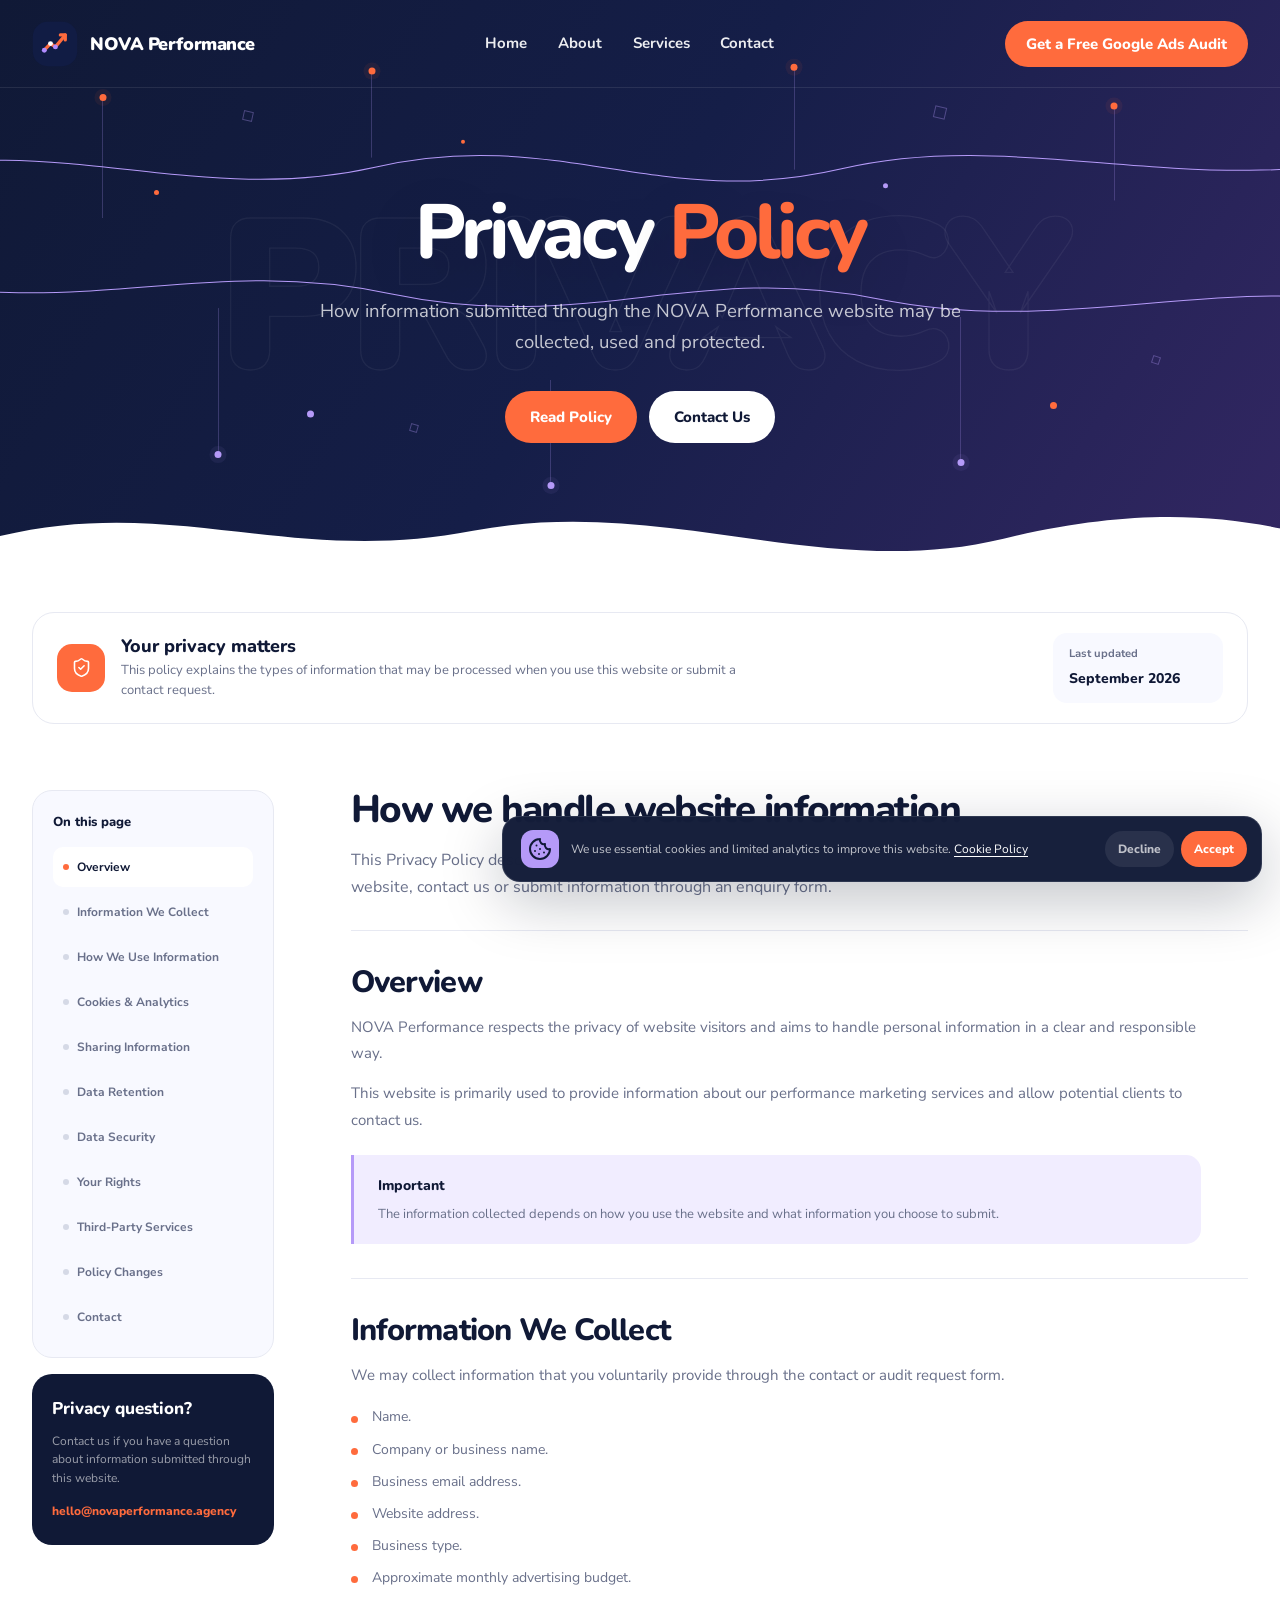
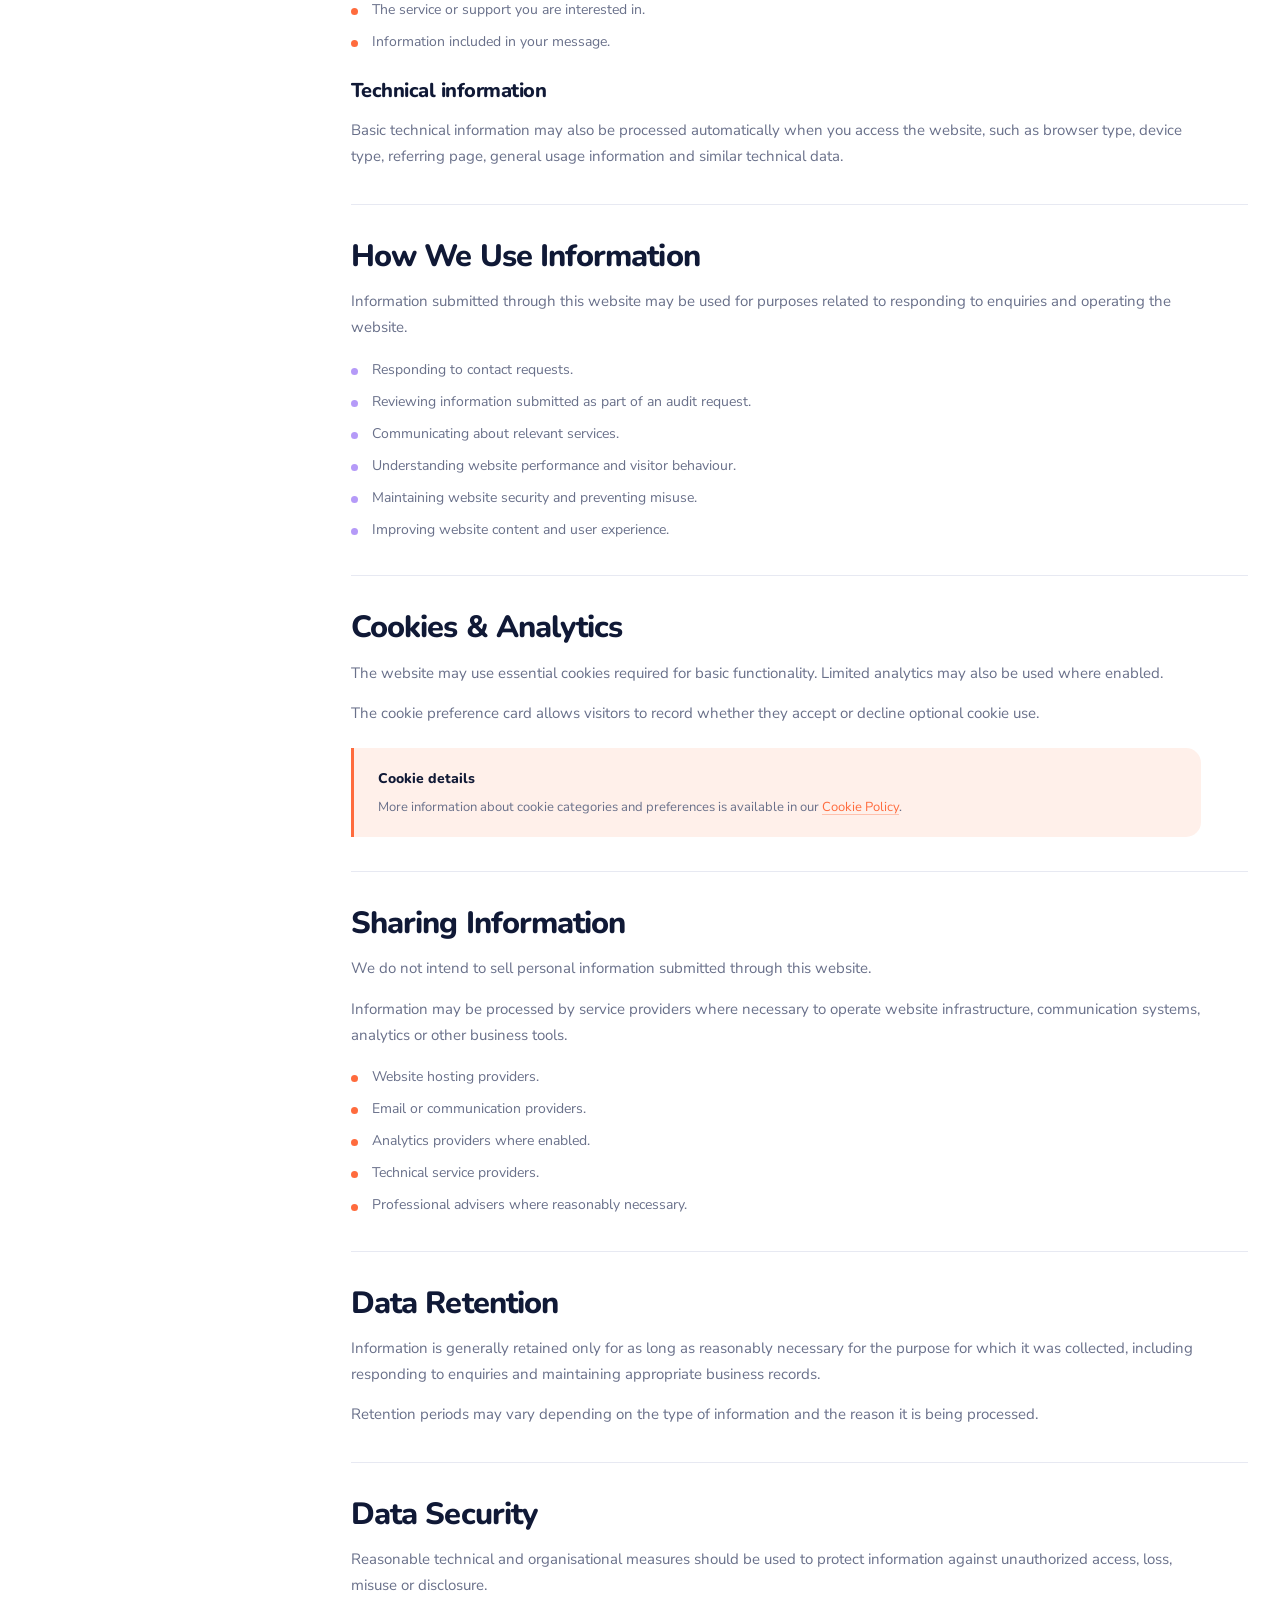
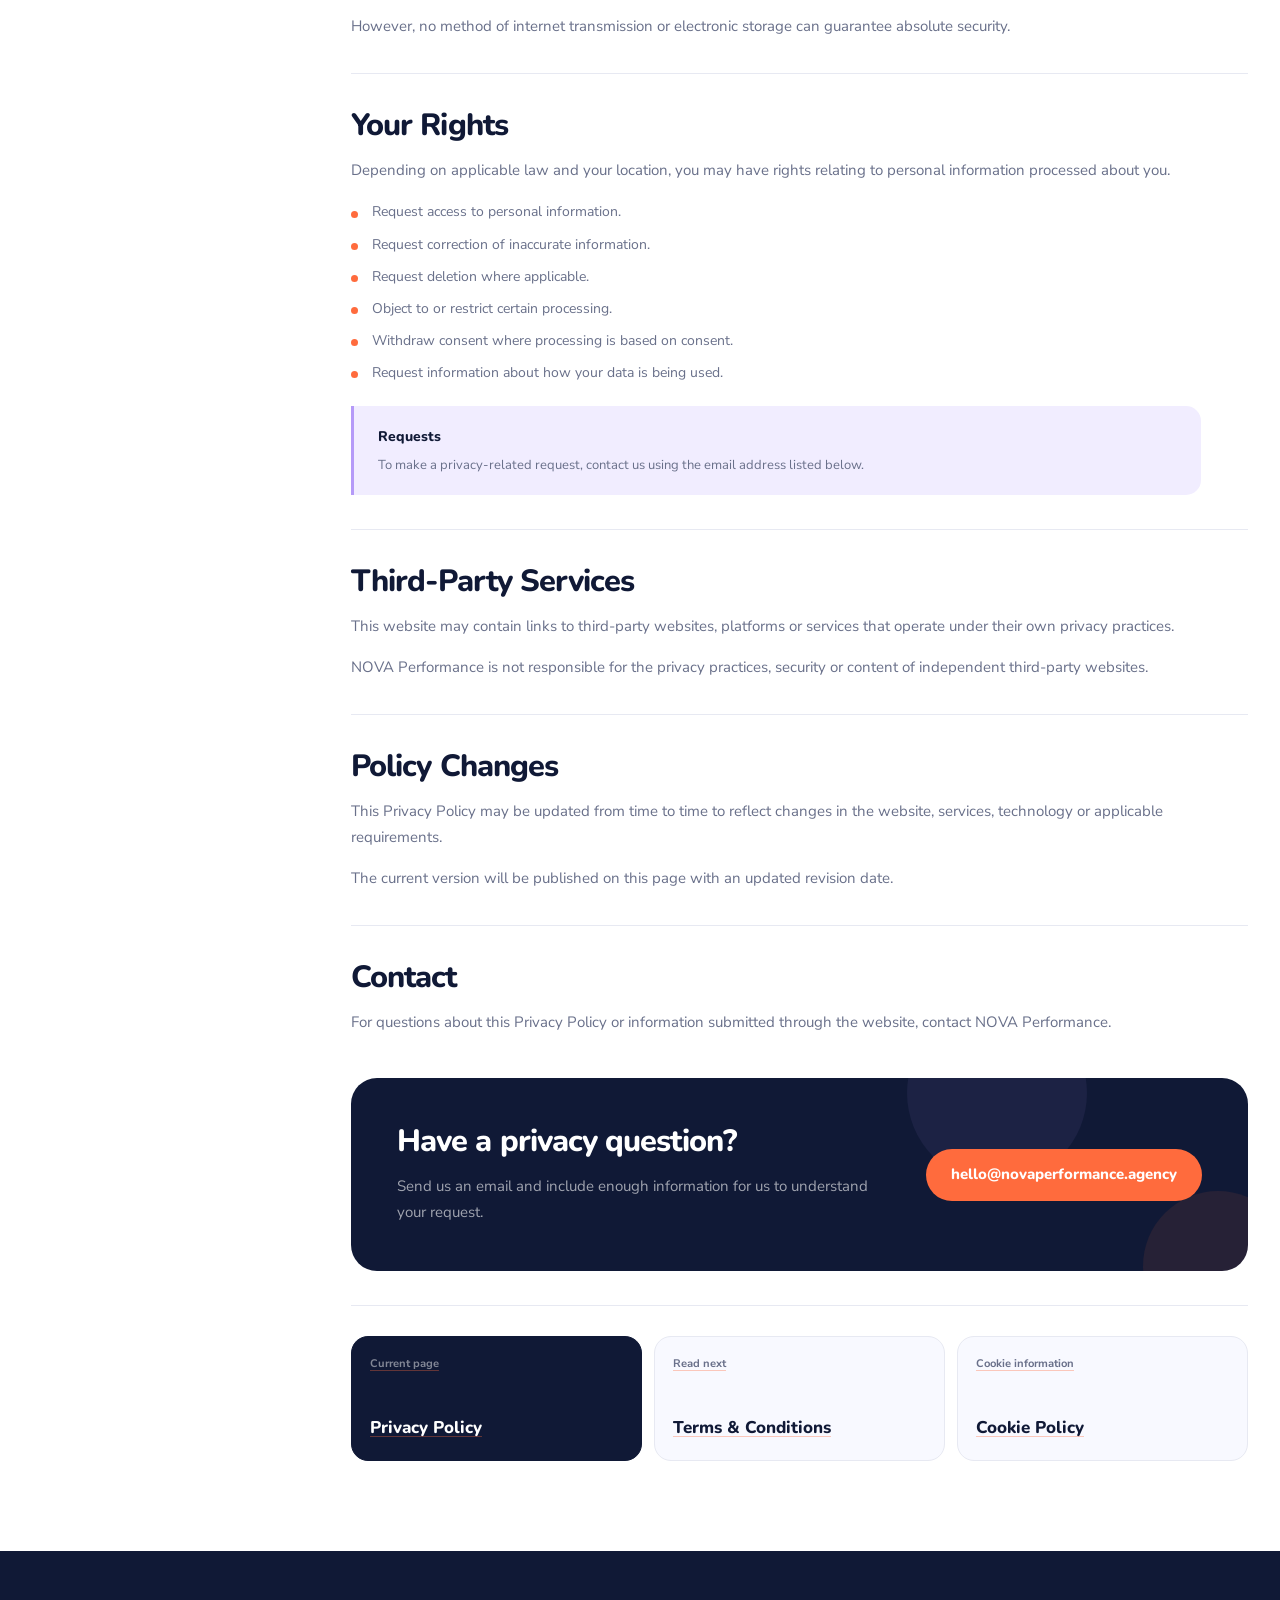
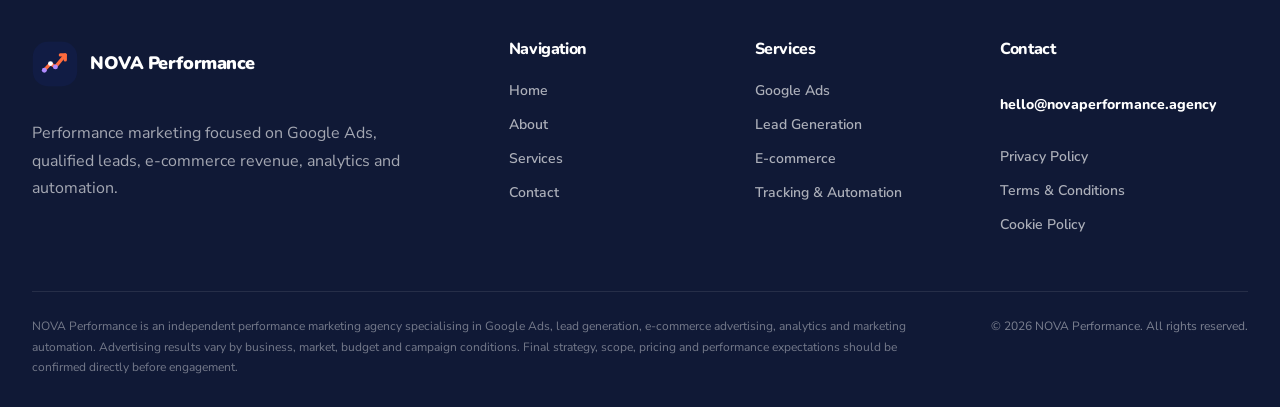
<file: privacy.html>
<!DOCTYPE html>
<html lang="en">
<head>
    <meta charset="UTF-8">

    <meta
        name="viewport"
        content="width=device-width, initial-scale=1.0"
    >

    <meta
        name="description"
        content="Privacy Policy for {companyName}. Learn how information submitted through this website may be collected, used and protected."
    >

    <meta
        name="theme-color"
        content="#101936"
    >

    <title>
        Privacy Policy — {companyName}
    </title>


    

    <link
        rel="icon"
        type="image/png"
        href="assets/icons/favicon.png"
        data-config-favicon
    >


    

    <link
        rel="stylesheet"
        href="assets/css/global.css"
    >

    <link
        rel="stylesheet"
        href="assets/css/legal.css"
    >
</head>


<body data-page="privacy">

    <a
        class="skip-link"
        href="#main"
    >
        Skip to content
    </a>


    

    <header
        class="site-header"
        id="site-header"
    >
        <div class="container">

            <div class="site-header__inner">


                

                <a
                    class="site-logo"
                    href="index.html"
                    aria-label="{companyName} home" data-config-aria-label="companyName" data-config-suffix=" home"
                >

                    <img
                        class="site-logo__mark"
                        src="assets/icons/logo.svg"
                        alt=""
                        width="46"
                        height="46"
                        data-config-logo
                    >

                    <span
                        class="site-logo__name"
                        data-config-text="companyName"
                    >
                        {companyName}
                    </span>

                </a>


                

                <nav
                    class="site-nav"
                    aria-label="Primary navigation"
                >
                    <ul class="site-nav__list">

                        <li class="site-nav__item">

                            <a
                                class="site-nav__link"
                                href="index.html">
                                Home
                            </a>

                        </li>


                        <li class="site-nav__item">

                            <a
                                class="site-nav__link"
                                href="index.html#about">
                                About
                            </a>

                        </li>


                        <li class="site-nav__item">

                            <a
                                class="site-nav__link"
                                href="index.html#services"
                                aria-haspopup="true">
                                Services
                            </a>


                            <div class="site-nav__dropdown">

                                <a href="google-ads-management.html" data-config-href="services.googleAds.url" data-config-text="services.googleAds.title">
                                    Google Ads Management
                                </a>

                                <a href="lead-generation.html" data-config-href="services.leadGeneration.url" data-config-text="services.leadGeneration.title">
                                    Lead Generation
                                </a>

                                <a href="ecommerce-advertising.html" data-config-href="services.ecommerce.url" data-config-text="services.ecommerce.title">
                                    E-commerce Advertising
                                </a>

                                <a href="tracking-automation.html" data-config-href="services.trackingAutomation.url" data-config-text="services.trackingAutomation.title">
                                    Tracking &amp; Automation
                                </a>

                            </div>

                        </li>


                        <li class="site-nav__item">

                            <a
                                class="site-nav__link"
                                href="index.html#contact">
                                Contact
                            </a>

                        </li>

                    </ul>
                </nav>


                

                <div class="site-header__actions">

                    <a
                        class="btn btn--primary site-header__cta"
                        href="index.html#contact"
                    >
                        <span data-config-text="primaryCTA">Get a Free Audit</span>
                    </a>


                    <button
                        class="menu-toggle"
                        type="button"
                        aria-label="Open menu"
                        aria-expanded="false"
                        aria-controls="mobile-menu"
                        data-menu-toggle
                    >
                        <span
                            class="menu-toggle__lines"
                            aria-hidden="true"
                        >
                            <span></span>
                        </span>
                    </button>

                </div>

            </div>

        </div>
    </header>


    

    <div
        class="mobile-menu"
        id="mobile-menu"
        aria-hidden="true"
        data-mobile-menu
    >

        <div class="mobile-menu__inner">

            <div>

                <nav
                    class="mobile-menu__nav"
                    aria-label="Mobile navigation"
                >

                    <a
                        class="mobile-menu__link"
                        href="index.html">
                        Home
                    </a>

                    <a
                        class="mobile-menu__link"
                        href="index.html#about">
                        About
                    </a>

                    <button
                        class="mobile-menu__link mobile-menu__link--services"
                        type="button"
                        aria-expanded="false"
                        aria-controls="mobile-services"
                        data-mobile-services-toggle
                    >
                        <span>Services</span>
                        <i data-lucide="chevron-down"></i>
                    </button>

                    <div
                        class="mobile-menu__services"
                        id="mobile-services"
                        data-mobile-services
                    >

                    <a
                        class="mobile-menu__service"
                        href="google-ads-management.html" data-config-href="services.googleAds.url"
                     data-config-text="services.googleAds.shortTitle">
                        Google Ads
                    </a>

                    <a
                        class="mobile-menu__service"
                        href="lead-generation.html" data-config-href="services.leadGeneration.url"
                     data-config-text="services.leadGeneration.title">
                        Lead Generation
                    </a>

                    <a
                        class="mobile-menu__service"
                        href="ecommerce-advertising.html" data-config-href="services.ecommerce.url"
                     data-config-text="services.ecommerce.shortTitle">
                        E-commerce
                    </a>

                    <a
                        class="mobile-menu__service"
                        href="tracking-automation.html" data-config-href="services.trackingAutomation.url"
                     data-config-text="services.trackingAutomation.title">
                        Tracking &amp; Automation
                    </a>
                    </div>

                    <a
                        class="mobile-menu__link"
                        href="index.html#contact">
                        Contact
                    </a>
                </nav>

            </div>


            <div class="mobile-menu__meta">

                <a
                    class="mobile-menu__email"
                    href="mailto:"
                    data-config-email-link
                >
                    <span data-config-text="email">
                        Email us
                    </span>
                </a>

            </div>

        </div>

    </div>


    

    <main id="main">


        

        <section class="page-hero legal-hero">


            

            <div
                class="page-hero__word"
                aria-hidden="true"
            >
                PRIVACY
            </div>


            

            <div
                class="decor-lines"
                aria-hidden="true"
            >

                <span
                    class="decor-line"
                    style="
                        --line-left: 8%;
                        --line-top: 18%;
                        --line-height: 120px;
                        --line-duration: 9s;
                    "
                ></span>

                <span
                    class="decor-line"
                    style="
                        --line-left: 17%;
                        --line-top: 53%;
                        --line-height: 146px;
                        --line-duration: 11s;
                        --line-delay: -3s;
                    "
                ></span>

                <span
                    class="decor-line"
                    style="
                        --line-left: 29%;
                        --line-top: 13%;
                        --line-height: 86px;
                        --line-duration: 8s;
                        --line-delay: -2s;
                    "
                ></span>

                <span
                    class="decor-line"
                    style="
                        --line-left: 43%;
                        --line-top: 64%;
                        --line-height: 105px;
                        --line-duration: 10s;
                        --line-delay: -5s;
                    "
                ></span>

                <span
                    class="decor-line"
                    style="
                        --line-left: 62%;
                        --line-top: 12%;
                        --line-height: 102px;
                        --line-duration: 12s;
                        --line-delay: -4s;
                    "
                ></span>

                <span
                    class="decor-line"
                    style="
                        --line-left: 75%;
                        --line-top: 55%;
                        --line-height: 145px;
                        --line-duration: 9s;
                    "
                ></span>

                <span
                    class="decor-line"
                    style="
                        --line-left: 87%;
                        --line-top: 18%;
                        --line-height: 94px;
                        --line-duration: 11s;
                        --line-delay: -5s;
                    "
                ></span>


                

                <span
                    class="decor-dot"
                    style="
                        --dot-left: 12%;
                        --dot-top: 33%;
                    "
                ></span>

                <span
                    class="decor-dot decor-dot--lilac"
                    style="
                        --dot-left: 24%;
                        --dot-top: 70%;
                        --dot-size: 7px;
                        --dot-delay: -2s;
                    "
                ></span>

                <span
                    class="decor-dot"
                    style="
                        --dot-left: 36%;
                        --dot-top: 23%;
                        --dot-size: 4px;
                        --dot-delay: -4s;
                    "
                ></span>

                <span
                    class="decor-dot decor-dot--lilac"
                    style="
                        --dot-left: 69%;
                        --dot-top: 31%;
                        --dot-size: 5px;
                        --dot-delay: -3s;
                    "
                ></span>

                <span
                    class="decor-dot"
                    style="
                        --dot-left: 82%;
                        --dot-top: 69%;
                        --dot-size: 7px;
                    "
                ></span>


                

                <span
                    class="decor-square"
                    style="
                        --square-left: 19%;
                        --square-top: 20%;
                    "
                ></span>

                <span
                    class="decor-square"
                    style="
                        --square-left: 32%;
                        --square-top: 72%;
                        --square-size: 8px;
                        --square-delay: -4s;
                    "
                ></span>

                <span
                    class="decor-square"
                    style="
                        --square-left: 73%;
                        --square-top: 19%;
                        --square-size: 12px;
                        --square-delay: -2s;
                    "
                ></span>

                <span
                    class="decor-square"
                    style="
                        --square-left: 90%;
                        --square-top: 60%;
                        --square-size: 8px;
                        --square-delay: -5s;
                    "
                ></span>

            </div>


            

            <div
                class="hero-wave-line hero-wave-line--one"
                aria-hidden="true"
            >
                <svg
                    viewBox="0 0 1600 120"
                    preserveAspectRatio="none"
                >
                    <path
                        d="
                            M0 69
                            C190 13 336 108 524 59
                            C714 9 821 112 1010 61
                            C1198 10 1382 103 1600 40
                        "
                    />
                </svg>
            </div>


            <div
                class="hero-wave-line hero-wave-line--two"
                aria-hidden="true"
            >
                <svg
                    viewBox="0 0 1600 120"
                    preserveAspectRatio="none"
                >
                    <path
                        d="
                            M0 39
                            C214 98 343 14 540 62
                            C744 111 856 24 1047 68
                            C1248 115 1398 34 1600 79
                        "
                    />
                </svg>
            </div>


            

            <div class="container">

                <div class="page-hero__inner">

                    <h1 class="page-hero__title">
                        Privacy
                        <span class="legal-hero__accent">
                            Policy
                        </span>
                    </h1>


                    <p class="page-hero__text">
                        How information submitted through
                        the {companyName} website
                        may be collected, used and protected.
                    </p>


                    <div class="page-hero__actions">

                        <a
                            class="btn btn--primary"
                            href="#privacy-overview"
                        >
                            Read Policy
                        </a>

                        <a
                            class="btn btn--light"
                            href="index.html#contact"
                        >
                            Contact Us
                        </a>

                    </div>

                </div>

            </div>


            

            <div
                class="page-hero__wave"
                aria-hidden="true"
            >
                <svg
                    viewBox="0 0 1600 180"
                    preserveAspectRatio="none"
                >
                    <path
                        d="
                            M0 102
                            C218 42 363 144 592 94
                            C828 43 1029 166 1253 105
                            C1401 65 1503 69 1600 91
                            V180
                            H0
                            Z
                        "
                    />
                </svg>
            </div>

        </section>


        

        <section class="legal-intro">

            <div class="container">

                <div
                    class="legal-intro__card reveal"
                >

                    <div class="legal-intro__main">

                        <div
                            class="legal-intro__icon"
                            aria-hidden="true"
                        >
                            <i data-lucide="shield-check"></i>
                        </div>


                        <div class="legal-intro__copy">

                            <strong>
                                Your privacy matters
                            </strong>

                            <p>
                                This policy explains the types of
                                information that may be processed
                                when you use this website or submit
                                a contact request.
                            </p>

                        </div>

                    </div>


                    <div class="legal-intro__date">

                        <span>
                            Last updated
                        </span>

                        <strong>
                            September 2026
                        </strong>

                    </div>

                </div>

            </div>

        </section>


        

        <section class="legal-main">

            <div class="container">

                <div class="legal-layout">


                    

                    <aside
                        class="legal-sidebar"
                        aria-label="Privacy Policy sections"
                    >

                        <div class="legal-sidebar__box">

                            <div class="legal-sidebar__title">
                                On this page
                            </div>


                            <nav class="legal-sidebar__nav">

                                <a
                                    class="legal-sidebar__link is-active"
                                    href="#privacy-overview"
                                >
                                    Overview
                                </a>

                                <a
                                    class="legal-sidebar__link"
                                    href="#information-we-collect"
                                >
                                    Information We Collect
                                </a>

                                <a
                                    class="legal-sidebar__link"
                                    href="#how-we-use-information"
                                >
                                    How We Use Information
                                </a>

                                <a
                                    class="legal-sidebar__link"
                                    href="#cookies-analytics"
                                >
                                    Cookies &amp; Analytics
                                </a>

                                <a
                                    class="legal-sidebar__link"
                                    href="#sharing-information"
                                >
                                    Sharing Information
                                </a>

                                <a
                                    class="legal-sidebar__link"
                                    href="#data-retention"
                                >
                                    Data Retention
                                </a>

                                <a
                                    class="legal-sidebar__link"
                                    href="#data-security"
                                >
                                    Data Security
                                </a>

                                <a
                                    class="legal-sidebar__link"
                                    href="#your-rights"
                                >
                                    Your Rights
                                </a>

                                <a
                                    class="legal-sidebar__link"
                                    href="#third-party-services"
                                >
                                    Third-Party Services
                                </a>

                                <a
                                    class="legal-sidebar__link"
                                    href="#policy-changes"
                                >
                                    Policy Changes
                                </a>

                                <a
                                    class="legal-sidebar__link"
                                    href="#privacy-contact"
                                >
                                    Contact
                                </a>

                            </nav>

                        </div>


                        <div class="legal-sidebar__contact">

                            <strong>
                                Privacy question?
                            </strong>

                            <p>
                                Contact us if you have a question
                                about information submitted
                                through this website.
                            </p>

                            <a
                                href="mailto:"
                                data-config-email-link
                            >
                                <span data-config-text="email">
                                    Email us
                                </span>
                            </a>

                        </div>

                    </aside>


                    

                    <article class="legal-content">


                        

                        <div
                            class="legal-content__intro reveal"
                        >

                            <h2>
                                How we handle
                                website information
                            </h2>

                            <p>
                                This Privacy Policy describes how
                                {companyName} may process
                                information when visitors browse
                                this website, contact us or submit
                                information through an enquiry form.
                            </p>

                        </div>


                        

                        <section
                            class="legal-section"
                            id="privacy-overview"
                        >

                            <h2>
                                Overview
                            </h2>

                            <p>
                                {companyName} respects the
                                privacy of website visitors and aims
                                to handle personal information in a
                                clear and responsible way.
                            </p>

                            <p>
                                This website is primarily used to
                                provide information about our
                                performance marketing services and
                                allow potential clients to contact us.
                            </p>


                            <div class="legal-note">

                                <strong>
                                    Important
                                </strong>

                                <p>
                                    The information collected depends
                                    on how you use the website and
                                    what information you choose to submit.
                                </p>

                            </div>

                        </section>


                        

                        <section
                            class="legal-section"
                            id="information-we-collect"
                        >

                            <h2>
                                Information We Collect
                            </h2>

                            <p>
                                We may collect information that you
                                voluntarily provide through the
                                contact or audit request form.
                            </p>


                            <ul class="legal-list">

                                <li>
                                    Name.
                                </li>

                                <li>
                                    Company or business name.
                                </li>

                                <li>
                                    Business email address.
                                </li>

                                <li>
                                    Website address.
                                </li>

                                <li>
                                    Business type.
                                </li>

                                <li>
                                    Approximate monthly advertising budget.
                                </li>

                                <li>
                                    The service or support you are interested in.
                                </li>

                                <li>
                                    Information included in your message.
                                </li>

                            </ul>


                            <h3>
                                Technical information
                            </h3>

                            <p>
                                Basic technical information may also
                                be processed automatically when you
                                access the website, such as browser
                                type, device type, referring page,
                                general usage information and similar
                                technical data.
                            </p>

                        </section>


                        

                        <section
                            class="legal-section"
                            id="how-we-use-information"
                        >

                            <h2>
                                How We Use Information
                            </h2>

                            <p>
                                Information submitted through this
                                website may be used for purposes
                                related to responding to enquiries
                                and operating the website.
                            </p>


                            <ul class="legal-list legal-list--lilac">

                                <li>
                                    Responding to contact requests.
                                </li>

                                <li>
                                    Reviewing information submitted
                                    as part of an audit request.
                                </li>

                                <li>
                                    Communicating about relevant services.
                                </li>

                                <li>
                                    Understanding website performance
                                    and visitor behaviour.
                                </li>

                                <li>
                                    Maintaining website security
                                    and preventing misuse.
                                </li>

                                <li>
                                    Improving website content
                                    and user experience.
                                </li>

                            </ul>

                        </section>


                        

                        <section
                            class="legal-section"
                            id="cookies-analytics"
                        >

                            <h2>
                                Cookies &amp; Analytics
                            </h2>

                            <p>
                                The website may use essential cookies
                                required for basic functionality.
                                Limited analytics may also be used
                                where enabled.
                            </p>

                            <p>
                                The cookie preference card allows
                                visitors to record whether they accept
                                or decline optional cookie use.
                            </p>


                            <div class="legal-note legal-note--important">

                                <strong>
                                    Cookie details
                                </strong>

                                <p>
                                    More information about cookie
                                    categories and preferences is
                                    available in our
                                    <a href="cookies.html" data-config-href="legal.cookies.url" data-config-text="legal.cookies.title">
                    Cookie Policy
                </a>.
                                </p>

                            </div>

                        </section>


                        

                        <section
                            class="legal-section"
                            id="sharing-information"
                        >

                            <h2>
                                Sharing Information
                            </h2>

                            <p>
                                We do not intend to sell personal
                                information submitted through this
                                website.
                            </p>

                            <p>
                                Information may be processed by
                                service providers where necessary
                                to operate website infrastructure,
                                communication systems, analytics
                                or other business tools.
                            </p>


                            <ul class="legal-list">

                                <li>
                                    Website hosting providers.
                                </li>

                                <li>
                                    Email or communication providers.
                                </li>

                                <li>
                                    Analytics providers where enabled.
                                </li>

                                <li>
                                    Technical service providers.
                                </li>

                                <li>
                                    Professional advisers where reasonably necessary.
                                </li>

                            </ul>

                        </section>


                        

                        <section
                            class="legal-section"
                            id="data-retention"
                        >

                            <h2>
                                Data Retention
                            </h2>

                            <p>
                                Information is generally retained
                                only for as long as reasonably
                                necessary for the purpose for which
                                it was collected, including responding
                                to enquiries and maintaining appropriate
                                business records.
                            </p>

                            <p>
                                Retention periods may vary depending
                                on the type of information and the
                                reason it is being processed.
                            </p>

                        </section>


                        

                        <section
                            class="legal-section"
                            id="data-security"
                        >

                            <h2>
                                Data Security
                            </h2>

                            <p>
                                Reasonable technical and organisational
                                measures should be used to protect
                                information against unauthorized access,
                                loss, misuse or disclosure.
                            </p>

                            <p>
                                However, no method of internet
                                transmission or electronic storage
                                can guarantee absolute security.
                            </p>

                        </section>


                        

                        <section
                            class="legal-section"
                            id="your-rights"
                        >

                            <h2>
                                Your Rights
                            </h2>

                            <p>
                                Depending on applicable law and
                                your location, you may have rights
                                relating to personal information
                                processed about you.
                            </p>


                            <ul class="legal-list">

                                <li>
                                    Request access to personal information.
                                </li>

                                <li>
                                    Request correction of inaccurate information.
                                </li>

                                <li>
                                    Request deletion where applicable.
                                </li>

                                <li>
                                    Object to or restrict certain processing.
                                </li>

                                <li>
                                    Withdraw consent where processing
                                    is based on consent.
                                </li>

                                <li>
                                    Request information about how
                                    your data is being used.
                                </li>

                            </ul>


                            <div class="legal-note">

                                <strong>
                                    Requests
                                </strong>

                                <p>
                                    To make a privacy-related request,
                                    contact us using the email address
                                    listed below.
                                </p>

                            </div>

                        </section>


                        

                        <section
                            class="legal-section"
                            id="third-party-services"
                        >

                            <h2>
                                Third-Party Services
                            </h2>

                            <p>
                                This website may contain links to
                                third-party websites, platforms or
                                services that operate under their
                                own privacy practices.
                            </p>

                            <p>
                                {companyName} is not responsible
                                for the privacy practices, security
                                or content of independent third-party
                                websites.
                            </p>

                        </section>


                        

                        <section
                            class="legal-section"
                            id="policy-changes"
                        >

                            <h2>
                                Policy Changes
                            </h2>

                            <p>
                                This Privacy Policy may be updated
                                from time to time to reflect changes
                                in the website, services, technology
                                or applicable requirements.
                            </p>

                            <p>
                                The current version will be published
                                on this page with an updated revision date.
                            </p>

                        </section>


                        

                        <section
                            class="legal-section"
                            id="privacy-contact"
                        >

                            <h2>
                                Contact
                            </h2>

                            <p>
                                For questions about this Privacy Policy
                                or information submitted through the
                                website, contact {companyName}.
                            </p>


                            <div class="legal-contact">

                                <div class="legal-contact__content">

                                    <h2>
                                        Have a privacy question?
                                    </h2>

                                    <p>
                                        Send us an email and include
                                        enough information for us to
                                        understand your request.
                                    </p>

                                </div>


                                <div class="legal-contact__action">

                                    <a
                                        class="btn btn--primary"
                                        href="mailto:"
                                        data-config-email-link
                                    >
                                        Email Us
                                    </a>

                                </div>

                            </div>

                        </section>


                        

                        <nav
                            class="legal-page-nav"
                            aria-label="Legal pages"
                        >

                            <a
                                class="legal-page-nav__link"
                                href="privacy.html" data-config-href="legal.privacy.url"
                                aria-current="page"
                            >
                                <span>
                                    Current page
                                </span>

                                <strong>
                                    Privacy Policy
                                </strong>
                            </a>


                            <a
                                class="legal-page-nav__link"
                                href="terms.html" data-config-href="legal.terms.url"
                            >
                                <span>
                                    Read next
                                </span>

                                <strong>
                                    Terms &amp; Conditions
                                </strong>
                            </a>


                            <a
                                class="legal-page-nav__link"
                                href="cookies.html" data-config-href="legal.cookies.url"
                            >
                                <span>
                                    Cookie information
                                </span>

                                <strong>
                                    Cookie Policy
                                </strong>
                            </a>

                        </nav>

                    </article>

                </div>

            </div>

        </section>

    </main>


    

    <footer class="site-footer">

        <div class="container">

            <div class="site-footer__top">


                

                <div class="site-footer__brand">

                    <a
                        class="site-logo"
                        href="index.html"
                    >

                        <img
                            class="site-logo__mark"
                            src="assets/icons/logo.svg"
                            alt=""
                            width="46"
                            height="46"
                            loading="lazy"
                            data-config-logo
                        >

                        <span
                            class="site-logo__name"
                            data-config-text="companyName"
                        >
                            {companyName}
                        </span>

                    </a>


                    <p class="site-footer__description">
                        Performance marketing focused on
                        Google Ads, qualified leads,
                        e-commerce revenue, analytics
                        and automation.
                    </p>

                </div>


                

                <div>

                    <h3 class="site-footer__title">
                        Navigation
                    </h3>

                    <nav
                        class="site-footer__nav"
                        aria-label="Footer navigation"
                    >
                        <a href="index.html">
                            Home
                        </a>

                        <a href="index.html#about">
                            About
                        </a>

                        <a href="index.html#services">
                            Services
                        </a>

                        <a href="index.html#contact">
                            Contact
                        </a>
                    </nav>

                </div>


                

                <div>

                    <h3 class="site-footer__title">
                        Services
                    </h3>

                    <nav
                        class="site-footer__nav"
                        aria-label="Footer services"
                    >
                        <a href="google-ads-management.html" data-config-href="services.googleAds.url" data-config-text="services.googleAds.shortTitle">
                            Google Ads
                        </a>

                        <a href="lead-generation.html" data-config-href="services.leadGeneration.url" data-config-text="services.leadGeneration.title">
                            Lead Generation
                        </a>

                        <a href="ecommerce-advertising.html" data-config-href="services.ecommerce.url" data-config-text="services.ecommerce.shortTitle">
                            E-commerce
                        </a>

                        <a href="tracking-automation.html" data-config-href="services.trackingAutomation.url" data-config-text="services.trackingAutomation.title">
                            Tracking &amp; Automation
                        </a>
                    </nav>

                </div>


                

                <div>

                    <h3 class="site-footer__title">
                        Contact
                    </h3>

                    <a
                        class="site-footer__email"
                        href="mailto:"
                        data-config-email-link
                    >
                        <span data-config-text="email">
                            Email us
                        </span>
                    </a>


                    <nav
                        class="site-footer__nav"
                        aria-label="Legal navigation"
                        style="margin-top: 22px;"
                    >
                        <a
                            href="privacy.html" data-config-href="legal.privacy.url"
                            aria-current="page"
                         data-config-text="legal.privacy.title">
                            Privacy Policy
                        </a>

                        <a href="terms.html" data-config-href="legal.terms.url" data-config-text="legal.terms.title">
                            Terms &amp; Conditions
                        </a>

                        <a href="cookies.html" data-config-href="legal.cookies.url" data-config-text="legal.cookies.title">
                    Cookie Policy
                </a>
                    </nav>

                </div>

            </div>


            <div class="site-footer__bottom">

                <p
                    class="site-footer__disclaimer"
                    data-config-text="disclaimer"
                >
                    {companyName} is an independent
                    performance marketing agency. Google,
                    Google Ads, YouTube, Performance Max and
                    related product names are trademarks of
                    Google LLC. References to third-party
                    platforms do not imply affiliation or endorsement.
                </p>


                <p class="site-footer__copyright">
                    ©
                    <span data-current-year>2026</span>

                    <span data-config-text="companyName">
                        {companyName}
                    </span>.

                    <span>All rights reserved.</span>
                </p>

            </div>

        </div>

    </footer>


    

    <aside
        class="cookie-consent"
        role="dialog"
        aria-label="Cookie preferences"
        aria-live="polite"
        data-cookie-consent
    >

        <div class="cookie-consent__content">

            <div
                class="cookie-consent__icon"
                aria-hidden="true"
            >
                <i data-lucide="cookie"></i>
            </div>


            <p class="cookie-consent__text">
                <span>We use essential cookies and limited analytics to improve this website.</span>

                <a href="cookies.html" data-config-href="legal.cookies.url" data-config-text="legal.cookies.title">
                    Cookie Policy
                </a>
            </p>

        </div>


        <div class="cookie-consent__actions">

            <button
                class="cookie-consent__button cookie-consent__button--decline"
                type="button"
                data-cookie-decline
            >
                Decline
            </button>

            <button
                class="cookie-consent__button cookie-consent__button--accept"
                type="button"
                data-cookie-accept
            >
                Accept
            </button>

        </div>

    </aside>


    

    <script
        src="config/config.js"
        defer
    ></script>


    

    <script
        src="assets/vendor/gsap.min.js"
        defer
    ></script>

    <script
        src="assets/vendor/ScrollTrigger.min.js"
        defer
    ></script>

    <script
        src="assets/vendor/lucide.min.js"
        defer
    ></script>


    

    <script
        src="assets/js/global.js"
        defer
    ></script>

    <script
        src="assets/js/legal.js"
        defer
    ></script>

</body>
</html>
</file>
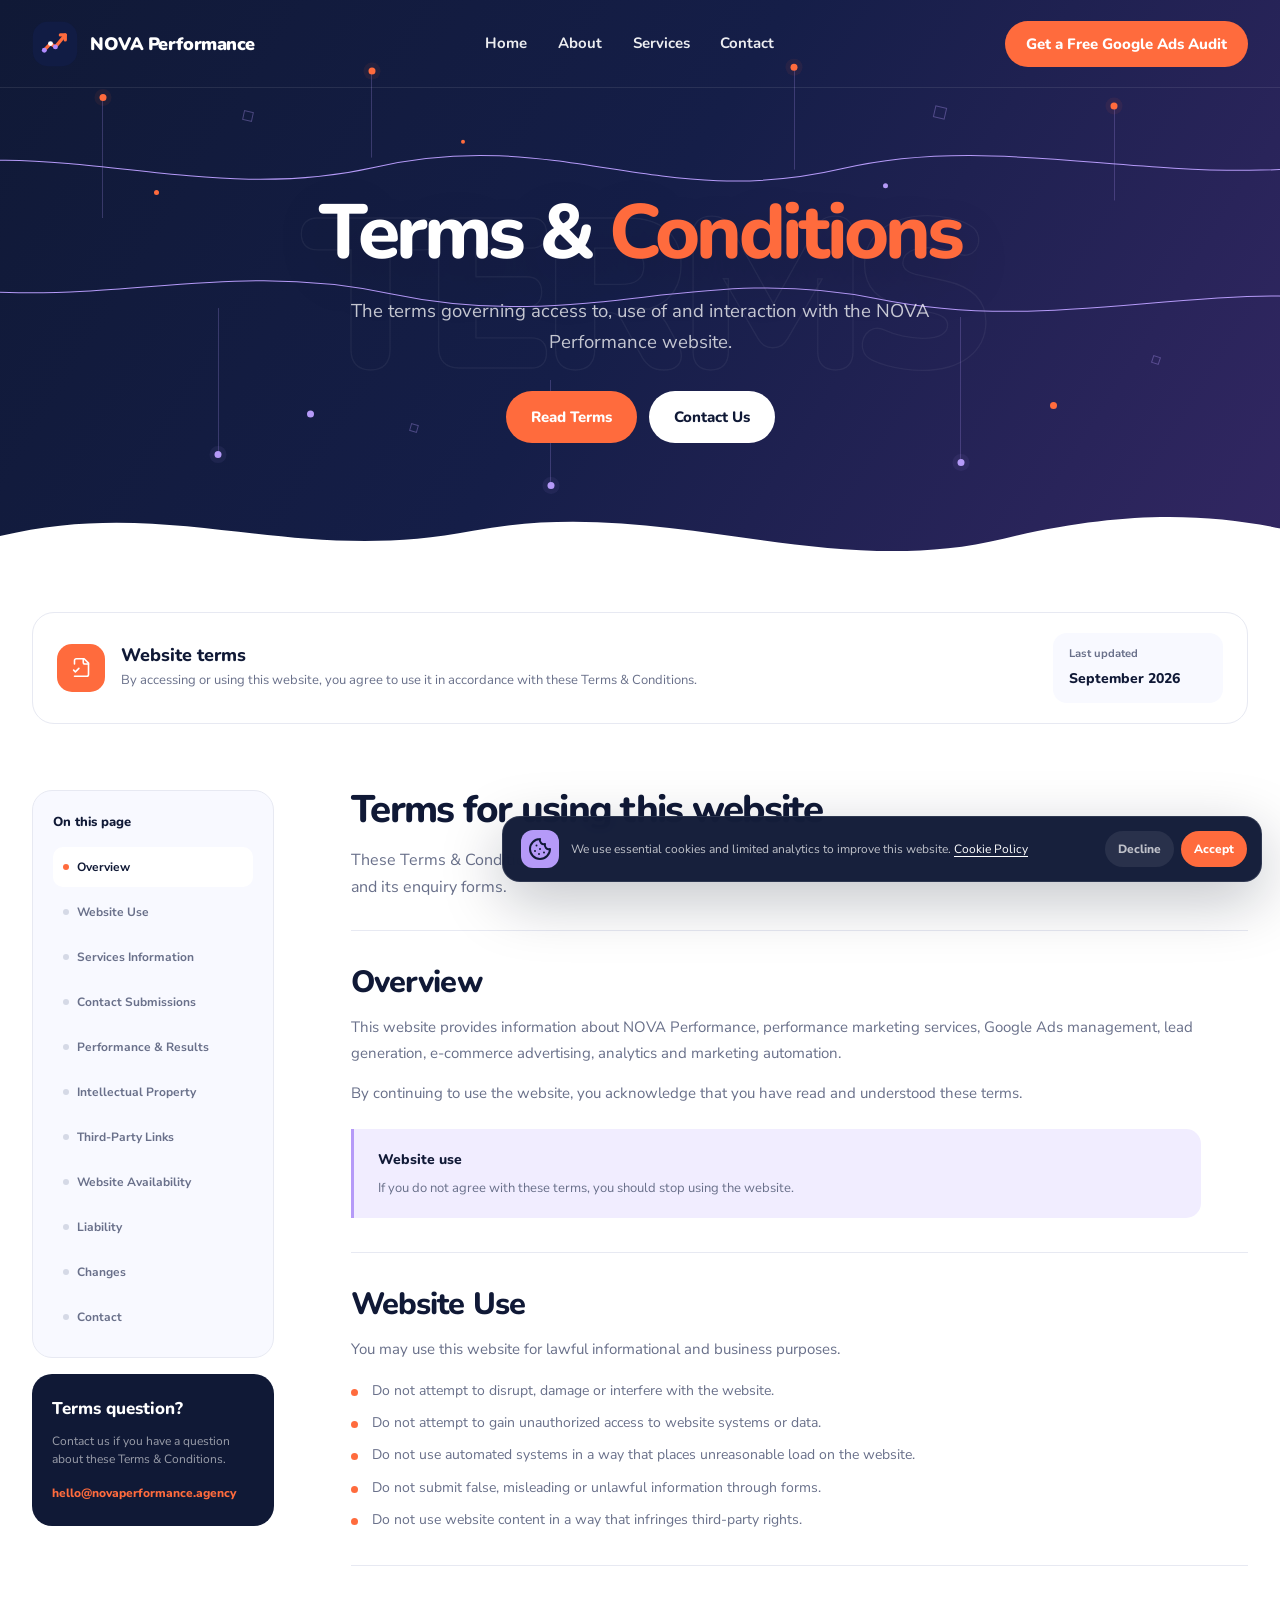
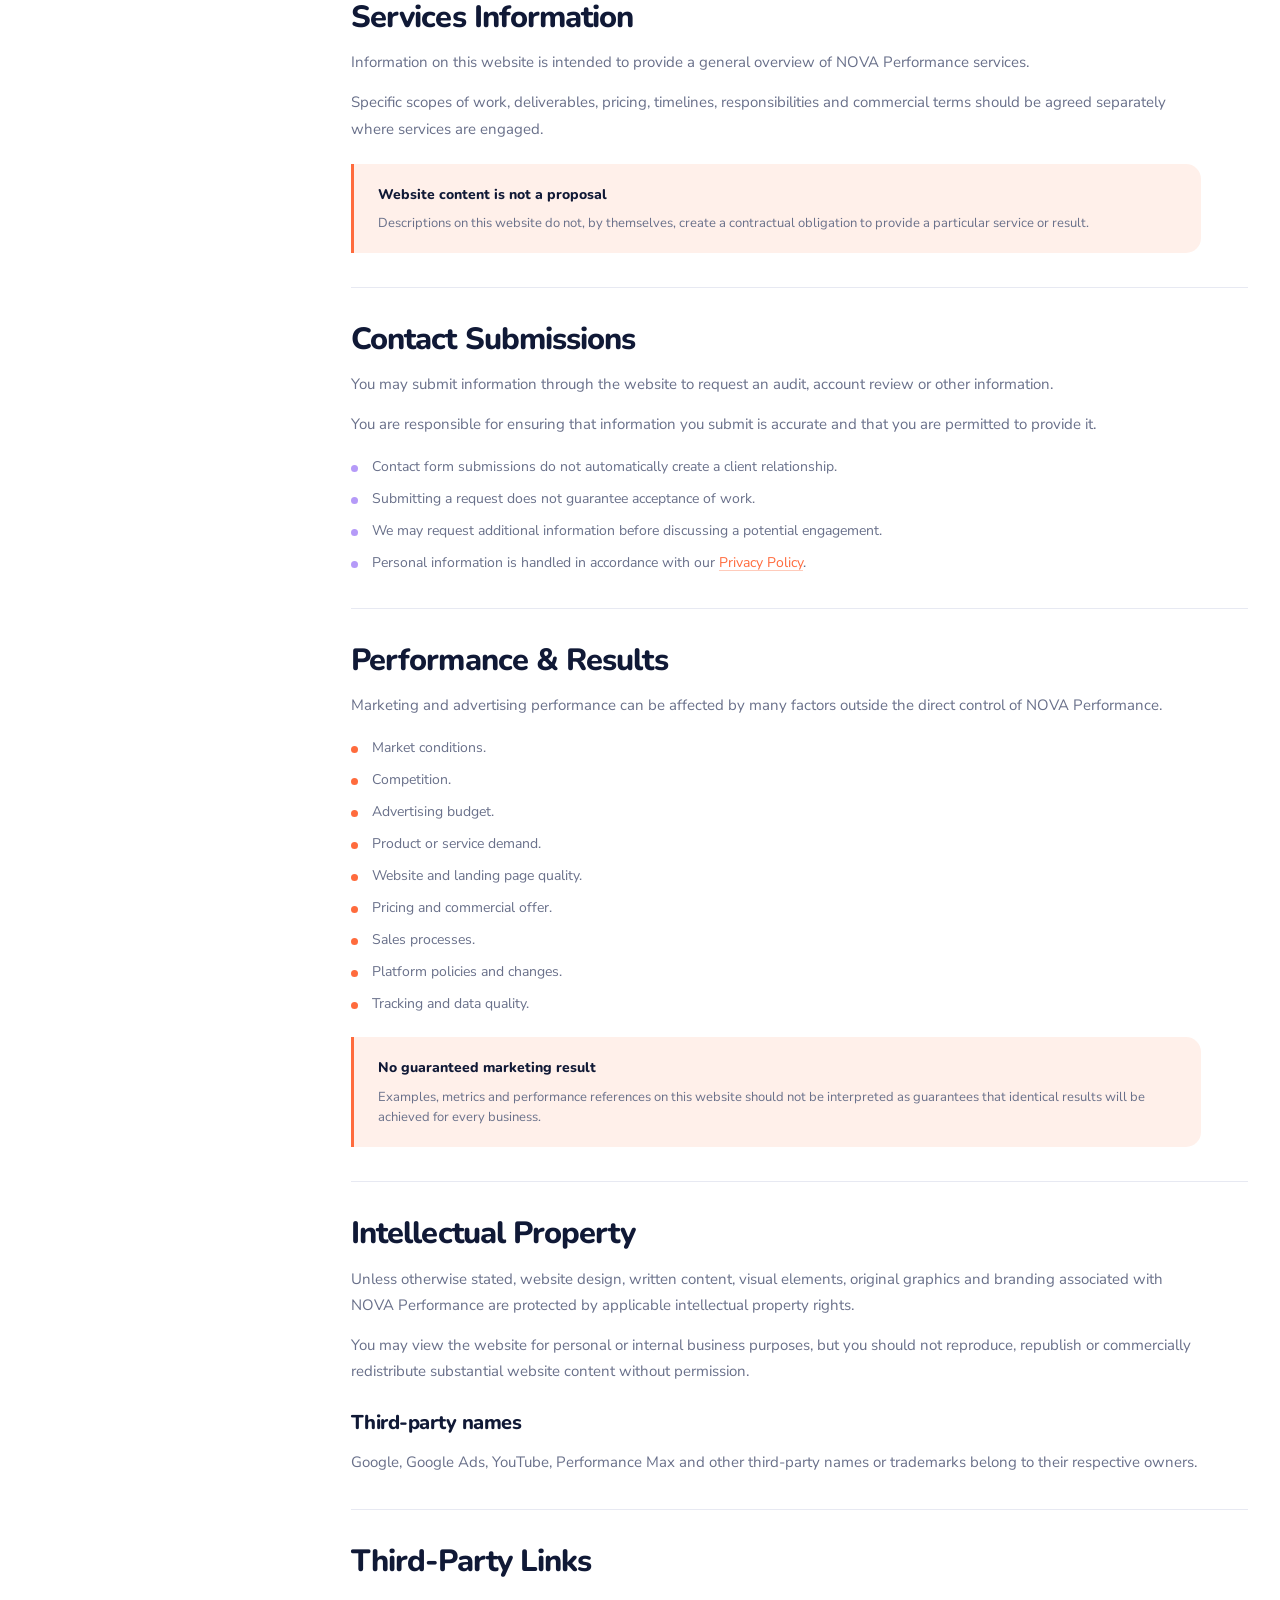
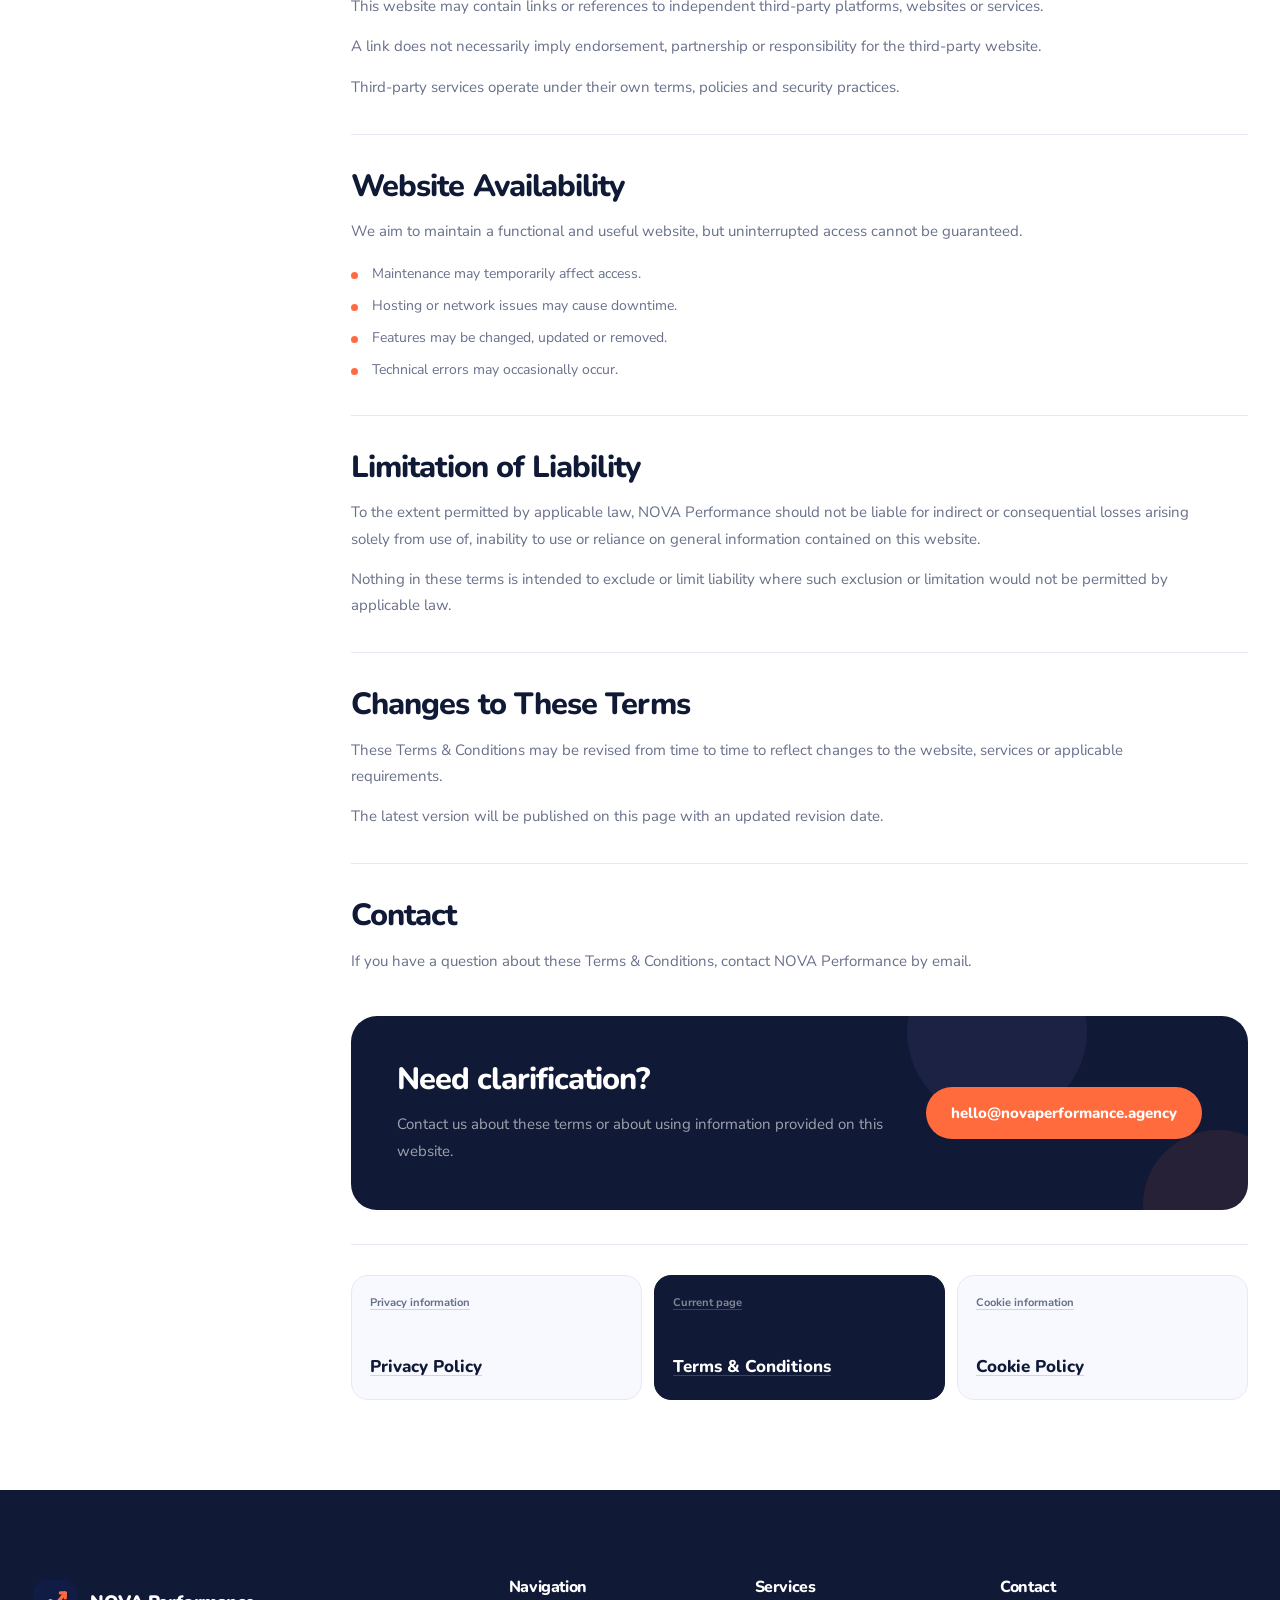
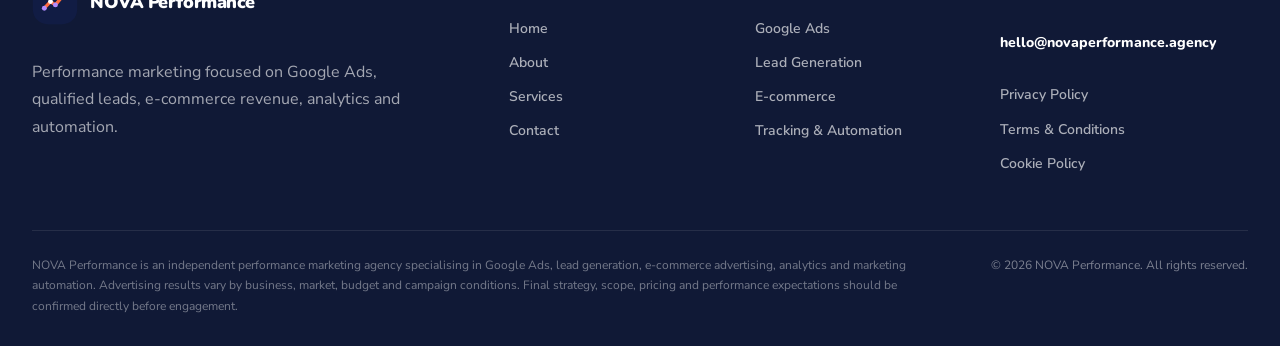
<file: terms.html>
<!DOCTYPE html>
<html lang="en">
<head>
    <meta charset="UTF-8">

    <meta
        name="viewport"
        content="width=device-width, initial-scale=1.0"
    >

    <meta
        name="description"
        content="Terms and Conditions governing access to and use of the {companyName} website and information provided through it."
    >

    <meta
        name="theme-color"
        content="#101936"
    >

    <title>
        Terms &amp; Conditions — {companyName}
    </title>

    <link
        rel="icon"
        type="image/png"
        href="assets/icons/favicon.png"
        data-config-favicon
    >

    <link
        rel="stylesheet"
        href="assets/css/global.css"
    >

    <link
        rel="stylesheet"
        href="assets/css/legal.css"
    >
</head>


<body data-page="terms">

    <a
        class="skip-link"
        href="#main"
    >
        Skip to content
    </a>


    

    <header
        class="site-header"
        id="site-header"
    >
        <div class="container">

            <div class="site-header__inner">

                <a
                    class="site-logo"
                    href="index.html"
                    aria-label="{companyName} home" data-config-aria-label="companyName" data-config-suffix=" home"
                >
                    <img
                        class="site-logo__mark"
                        src="assets/icons/logo.svg"
                        alt=""
                        width="46"
                        height="46"
                        data-config-logo
                    >

                    <span
                        class="site-logo__name"
                        data-config-text="companyName"
                    >
                        {companyName}
                    </span>
                </a>


                <nav
                    class="site-nav"
                    aria-label="Primary navigation"
                >
                    <ul class="site-nav__list">

                        <li class="site-nav__item">
                            <a
                                class="site-nav__link"
                                href="index.html">
                                Home
                            </a>
                        </li>

                        <li class="site-nav__item">
                            <a
                                class="site-nav__link"
                                href="index.html#about">
                                About
                            </a>
                        </li>

                        <li class="site-nav__item">

                            <a
                                class="site-nav__link"
                                href="index.html#services"
                                aria-haspopup="true">
                                Services
                            </a>

                            <div class="site-nav__dropdown">

                                <a href="google-ads-management.html" data-config-href="services.googleAds.url" data-config-text="services.googleAds.title">
                                    Google Ads Management
                                </a>

                                <a href="lead-generation.html" data-config-href="services.leadGeneration.url" data-config-text="services.leadGeneration.title">
                                    Lead Generation
                                </a>

                                <a href="ecommerce-advertising.html" data-config-href="services.ecommerce.url" data-config-text="services.ecommerce.title">
                                    E-commerce Advertising
                                </a>

                                <a href="tracking-automation.html" data-config-href="services.trackingAutomation.url" data-config-text="services.trackingAutomation.title">
                                    Tracking &amp; Automation
                                </a>

                            </div>

                        </li>

                        <li class="site-nav__item">
                            <a
                                class="site-nav__link"
                                href="index.html#contact">
                                Contact
                            </a>
                        </li>

                    </ul>
                </nav>


                <div class="site-header__actions">

                    <a
                        class="btn btn--primary site-header__cta"
                        href="index.html#contact"
                    >
                        <span data-config-text="primaryCTA">Get a Free Audit</span>
                    </a>

                    <button
                        class="menu-toggle"
                        type="button"
                        aria-label="Open menu"
                        aria-expanded="false"
                        aria-controls="mobile-menu"
                        data-menu-toggle
                    >
                        <span
                            class="menu-toggle__lines"
                            aria-hidden="true"
                        >
                            <span></span>
                        </span>
                    </button>

                </div>

            </div>

        </div>
    </header>


    

    <div
        class="mobile-menu"
        id="mobile-menu"
        aria-hidden="true"
        data-mobile-menu
    >

        <div class="mobile-menu__inner">

            <div>

                <nav
                    class="mobile-menu__nav"
                    aria-label="Mobile navigation"
                >
                    <a
                        class="mobile-menu__link"
                        href="index.html">
                        Home
                    </a>

                    <a
                        class="mobile-menu__link"
                        href="index.html#about">
                        About
                    </a>

                    <button
                        class="mobile-menu__link mobile-menu__link--services"
                        type="button"
                        aria-expanded="false"
                        aria-controls="mobile-services"
                        data-mobile-services-toggle
                    >
                        <span>Services</span>
                        <i data-lucide="chevron-down"></i>
                    </button>

                    <div
                        class="mobile-menu__services"
                        id="mobile-services"
                        data-mobile-services
                    >

                    <a
                        class="mobile-menu__service"
                        href="google-ads-management.html" data-config-href="services.googleAds.url"
                     data-config-text="services.googleAds.shortTitle">
                        Google Ads
                    </a>

                    <a
                        class="mobile-menu__service"
                        href="lead-generation.html" data-config-href="services.leadGeneration.url"
                     data-config-text="services.leadGeneration.title">
                        Lead Generation
                    </a>

                    <a
                        class="mobile-menu__service"
                        href="ecommerce-advertising.html" data-config-href="services.ecommerce.url"
                     data-config-text="services.ecommerce.shortTitle">
                        E-commerce
                    </a>

                    <a
                        class="mobile-menu__service"
                        href="tracking-automation.html" data-config-href="services.trackingAutomation.url"
                     data-config-text="services.trackingAutomation.title">
                        Tracking &amp; Automation
                    </a>
                    </div>

                    <a
                        class="mobile-menu__link"
                        href="index.html#contact">
                        Contact
                    </a>
                </nav>

            </div>


            <div class="mobile-menu__meta">

                <a
                    class="mobile-menu__email"
                    href="mailto:"
                    data-config-email-link
                >
                    <span data-config-text="email">
                        Email us
                    </span>
                </a>

            </div>

        </div>

    </div>


    

    <main id="main">


        

        <section class="page-hero legal-hero">

            <div
                class="page-hero__word"
                aria-hidden="true"
            >
                TERMS
            </div>


            <div
                class="decor-lines"
                aria-hidden="true"
            >

                <span
                    class="decor-line"
                    style="
                        --line-left: 8%;
                        --line-top: 18%;
                        --line-height: 120px;
                        --line-duration: 9s;
                    "
                ></span>

                <span
                    class="decor-line"
                    style="
                        --line-left: 17%;
                        --line-top: 53%;
                        --line-height: 146px;
                        --line-duration: 11s;
                        --line-delay: -3s;
                    "
                ></span>

                <span
                    class="decor-line"
                    style="
                        --line-left: 29%;
                        --line-top: 13%;
                        --line-height: 86px;
                        --line-duration: 8s;
                        --line-delay: -2s;
                    "
                ></span>

                <span
                    class="decor-line"
                    style="
                        --line-left: 43%;
                        --line-top: 64%;
                        --line-height: 105px;
                        --line-duration: 10s;
                        --line-delay: -5s;
                    "
                ></span>

                <span
                    class="decor-line"
                    style="
                        --line-left: 62%;
                        --line-top: 12%;
                        --line-height: 102px;
                        --line-duration: 12s;
                        --line-delay: -4s;
                    "
                ></span>

                <span
                    class="decor-line"
                    style="
                        --line-left: 75%;
                        --line-top: 55%;
                        --line-height: 145px;
                        --line-duration: 9s;
                    "
                ></span>

                <span
                    class="decor-line"
                    style="
                        --line-left: 87%;
                        --line-top: 18%;
                        --line-height: 94px;
                        --line-duration: 11s;
                        --line-delay: -5s;
                    "
                ></span>


                <span
                    class="decor-dot"
                    style="
                        --dot-left: 12%;
                        --dot-top: 33%;
                    "
                ></span>

                <span
                    class="decor-dot decor-dot--lilac"
                    style="
                        --dot-left: 24%;
                        --dot-top: 70%;
                        --dot-size: 7px;
                        --dot-delay: -2s;
                    "
                ></span>

                <span
                    class="decor-dot"
                    style="
                        --dot-left: 36%;
                        --dot-top: 23%;
                        --dot-size: 4px;
                        --dot-delay: -4s;
                    "
                ></span>

                <span
                    class="decor-dot decor-dot--lilac"
                    style="
                        --dot-left: 69%;
                        --dot-top: 31%;
                        --dot-size: 5px;
                        --dot-delay: -3s;
                    "
                ></span>

                <span
                    class="decor-dot"
                    style="
                        --dot-left: 82%;
                        --dot-top: 69%;
                        --dot-size: 7px;
                    "
                ></span>


                <span
                    class="decor-square"
                    style="
                        --square-left: 19%;
                        --square-top: 20%;
                    "
                ></span>

                <span
                    class="decor-square"
                    style="
                        --square-left: 32%;
                        --square-top: 72%;
                        --square-size: 8px;
                        --square-delay: -4s;
                    "
                ></span>

                <span
                    class="decor-square"
                    style="
                        --square-left: 73%;
                        --square-top: 19%;
                        --square-size: 12px;
                        --square-delay: -2s;
                    "
                ></span>

                <span
                    class="decor-square"
                    style="
                        --square-left: 90%;
                        --square-top: 60%;
                        --square-size: 8px;
                        --square-delay: -5s;
                    "
                ></span>

            </div>


            <div
                class="hero-wave-line hero-wave-line--one"
                aria-hidden="true"
            >
                <svg
                    viewBox="0 0 1600 120"
                    preserveAspectRatio="none"
                >
                    <path
                        d="
                            M0 69
                            C190 13 336 108 524 59
                            C714 9 821 112 1010 61
                            C1198 10 1382 103 1600 40
                        "
                    />
                </svg>
            </div>


            <div
                class="hero-wave-line hero-wave-line--two"
                aria-hidden="true"
            >
                <svg
                    viewBox="0 0 1600 120"
                    preserveAspectRatio="none"
                >
                    <path
                        d="
                            M0 39
                            C214 98 343 14 540 62
                            C744 111 856 24 1047 68
                            C1248 115 1398 34 1600 79
                        "
                    />
                </svg>
            </div>


            <div class="container">

                <div class="page-hero__inner">

                    <h1 class="page-hero__title">
                        Terms &amp;
                        <span class="legal-hero__accent">
                            Conditions
                        </span>
                    </h1>

                    <p class="page-hero__text">
                        The terms governing access to,
                        use of and interaction with the
                        {companyName} website.
                    </p>

                    <div class="page-hero__actions">

                        <a
                            class="btn btn--primary"
                            href="#terms-overview"
                        >
                            Read Terms
                        </a>

                        <a
                            class="btn btn--light"
                            href="index.html#contact"
                        >
                            Contact Us
                        </a>

                    </div>

                </div>

            </div>


            <div
                class="page-hero__wave"
                aria-hidden="true"
            >
                <svg
                    viewBox="0 0 1600 180"
                    preserveAspectRatio="none"
                >
                    <path
                        d="
                            M0 102
                            C218 42 363 144 592 94
                            C828 43 1029 166 1253 105
                            C1401 65 1503 69 1600 91
                            V180
                            H0
                            Z
                        "
                    />
                </svg>
            </div>

        </section>


        

        <section class="legal-intro">

            <div class="container">

                <div
                    class="legal-intro__card reveal"
                >

                    <div class="legal-intro__main">

                        <div
                            class="legal-intro__icon"
                            aria-hidden="true"
                        >
                            <i data-lucide="file-check-2"></i>
                        </div>

                        <div class="legal-intro__copy">

                            <strong>
                                Website terms
                            </strong>

                            <p>
                                By accessing or using this website,
                                you agree to use it in accordance
                                with these Terms &amp; Conditions.
                            </p>

                        </div>

                    </div>


                    <div class="legal-intro__date">

                        <span>
                            Last updated
                        </span>

                        <strong>
                            September 2026
                        </strong>

                    </div>

                </div>

            </div>

        </section>


        

        <section class="legal-main">

            <div class="container">

                <div class="legal-layout">


                    

                    <aside
                        class="legal-sidebar"
                        aria-label="Terms and Conditions sections"
                    >

                        <div class="legal-sidebar__box">

                            <div class="legal-sidebar__title">
                                On this page
                            </div>


                            <nav class="legal-sidebar__nav">

                                <a
                                    class="legal-sidebar__link is-active"
                                    href="#terms-overview"
                                >
                                    Overview
                                </a>

                                <a
                                    class="legal-sidebar__link"
                                    href="#website-use"
                                >
                                    Website Use
                                </a>

                                <a
                                    class="legal-sidebar__link"
                                    href="#services-information"
                                >
                                    Services Information
                                </a>

                                <a
                                    class="legal-sidebar__link"
                                    href="#contact-submissions"
                                >
                                    Contact Submissions
                                </a>

                                <a
                                    class="legal-sidebar__link"
                                    href="#performance-results"
                                >
                                    Performance &amp; Results
                                </a>

                                <a
                                    class="legal-sidebar__link"
                                    href="#intellectual-property"
                                >
                                    Intellectual Property
                                </a>

                                <a
                                    class="legal-sidebar__link"
                                    href="#third-party-links"
                                >
                                    Third-Party Links
                                </a>

                                <a
                                    class="legal-sidebar__link"
                                    href="#availability"
                                >
                                    Website Availability
                                </a>

                                <a
                                    class="legal-sidebar__link"
                                    href="#liability"
                                >
                                    Liability
                                </a>

                                <a
                                    class="legal-sidebar__link"
                                    href="#changes"
                                >
                                    Changes
                                </a>

                                <a
                                    class="legal-sidebar__link"
                                    href="#terms-contact"
                                >
                                    Contact
                                </a>

                            </nav>

                        </div>


                        <div class="legal-sidebar__contact">

                            <strong>
                                Terms question?
                            </strong>

                            <p>
                                Contact us if you have a question
                                about these Terms &amp; Conditions.
                            </p>

                            <a
                                href="mailto:"
                                data-config-email-link
                            >
                                <span data-config-text="email">
                                    Email us
                                </span>
                            </a>

                        </div>

                    </aside>


                    

                    <article class="legal-content">


                        <div
                            class="legal-content__intro reveal"
                        >

                            <h2>
                                Terms for using
                                this website
                            </h2>

                            <p>
                                These Terms &amp; Conditions apply
                                to your access to and use of the
                                {companyName} website,
                                its content and its enquiry forms.
                            </p>

                        </div>


                        

                        <section
                            class="legal-section"
                            id="terms-overview"
                        >

                            <h2>
                                Overview
                            </h2>

                            <p>
                                This website provides information
                                about {companyName},
                                performance marketing services,
                                Google Ads management, lead generation,
                                e-commerce advertising, analytics
                                and marketing automation.
                            </p>

                            <p>
                                By continuing to use the website,
                                you acknowledge that you have read
                                and understood these terms.
                            </p>


                            <div class="legal-note">

                                <strong>
                                    Website use
                                </strong>

                                <p>
                                    If you do not agree with these
                                    terms, you should stop using
                                    the website.
                                </p>

                            </div>

                        </section>


                        

                        <section
                            class="legal-section"
                            id="website-use"
                        >

                            <h2>
                                Website Use
                            </h2>

                            <p>
                                You may use this website for lawful
                                informational and business purposes.
                            </p>


                            <ul class="legal-list">

                                <li>
                                    Do not attempt to disrupt,
                                    damage or interfere with the website.
                                </li>

                                <li>
                                    Do not attempt to gain unauthorized
                                    access to website systems or data.
                                </li>

                                <li>
                                    Do not use automated systems
                                    in a way that places unreasonable
                                    load on the website.
                                </li>

                                <li>
                                    Do not submit false, misleading
                                    or unlawful information through forms.
                                </li>

                                <li>
                                    Do not use website content
                                    in a way that infringes
                                    third-party rights.
                                </li>

                            </ul>

                        </section>


                        

                        <section
                            class="legal-section"
                            id="services-information"
                        >

                            <h2>
                                Services Information
                            </h2>

                            <p>
                                Information on this website is intended
                                to provide a general overview of
                                {companyName} services.
                            </p>

                            <p>
                                Specific scopes of work, deliverables,
                                pricing, timelines, responsibilities
                                and commercial terms should be agreed
                                separately where services are engaged.
                            </p>


                            <div class="legal-note legal-note--important">

                                <strong>
                                    Website content is not a proposal
                                </strong>

                                <p>
                                    Descriptions on this website do not,
                                    by themselves, create a contractual
                                    obligation to provide a particular
                                    service or result.
                                </p>

                            </div>

                        </section>


                        

                        <section
                            class="legal-section"
                            id="contact-submissions"
                        >

                            <h2>
                                Contact Submissions
                            </h2>

                            <p>
                                You may submit information through
                                the website to request an audit,
                                account review or other information.
                            </p>

                            <p>
                                You are responsible for ensuring
                                that information you submit is
                                accurate and that you are permitted
                                to provide it.
                            </p>


                            <ul class="legal-list legal-list--lilac">

                                <li>
                                    Contact form submissions do not
                                    automatically create a client relationship.
                                </li>

                                <li>
                                    Submitting a request does not guarantee
                                    acceptance of work.
                                </li>

                                <li>
                                    We may request additional information
                                    before discussing a potential engagement.
                                </li>

                                <li>
                                    Personal information is handled
                                    in accordance with our
                                    <a href="privacy.html" data-config-href="legal.privacy.url" data-config-text="legal.privacy.title">
                                        Privacy Policy
                                    </a>.
                                </li>

                            </ul>

                        </section>


                        

                        <section
                            class="legal-section"
                            id="performance-results"
                        >

                            <h2>
                                Performance &amp; Results
                            </h2>

                            <p>
                                Marketing and advertising performance
                                can be affected by many factors outside
                                the direct control of {companyName}.
                            </p>


                            <ul class="legal-list">

                                <li>
                                    Market conditions.
                                </li>

                                <li>
                                    Competition.
                                </li>

                                <li>
                                    Advertising budget.
                                </li>

                                <li>
                                    Product or service demand.
                                </li>

                                <li>
                                    Website and landing page quality.
                                </li>

                                <li>
                                    Pricing and commercial offer.
                                </li>

                                <li>
                                    Sales processes.
                                </li>

                                <li>
                                    Platform policies and changes.
                                </li>

                                <li>
                                    Tracking and data quality.
                                </li>

                            </ul>


                            <div class="legal-note legal-note--important">

                                <strong>
                                    No guaranteed marketing result
                                </strong>

                                <p>
                                    Examples, metrics and performance
                                    references on this website should
                                    not be interpreted as guarantees
                                    that identical results will be
                                    achieved for every business.
                                </p>

                            </div>

                        </section>


                        

                        <section
                            class="legal-section"
                            id="intellectual-property"
                        >

                            <h2>
                                Intellectual Property
                            </h2>

                            <p>
                                Unless otherwise stated, website design,
                                written content, visual elements,
                                original graphics and branding associated
                                with {companyName} are protected
                                by applicable intellectual property rights.
                            </p>

                            <p>
                                You may view the website for personal
                                or internal business purposes, but
                                you should not reproduce, republish
                                or commercially redistribute substantial
                                website content without permission.
                            </p>


                            <h3>
                                Third-party names
                            </h3>

                            <p>
                                Google, Google Ads, YouTube,
                                Performance Max and other third-party
                                names or trademarks belong to their
                                respective owners.
                            </p>

                        </section>


                        

                        <section
                            class="legal-section"
                            id="third-party-links"
                        >

                            <h2>
                                Third-Party Links
                            </h2>

                            <p>
                                This website may contain links
                                or references to independent
                                third-party platforms, websites
                                or services.
                            </p>

                            <p>
                                A link does not necessarily imply
                                endorsement, partnership or responsibility
                                for the third-party website.
                            </p>

                            <p>
                                Third-party services operate under
                                their own terms, policies and
                                security practices.
                            </p>

                        </section>


                        

                        <section
                            class="legal-section"
                            id="availability"
                        >

                            <h2>
                                Website Availability
                            </h2>

                            <p>
                                We aim to maintain a functional
                                and useful website, but uninterrupted
                                access cannot be guaranteed.
                            </p>


                            <ul class="legal-list">

                                <li>
                                    Maintenance may temporarily affect access.
                                </li>

                                <li>
                                    Hosting or network issues may cause downtime.
                                </li>

                                <li>
                                    Features may be changed,
                                    updated or removed.
                                </li>

                                <li>
                                    Technical errors may occasionally occur.
                                </li>

                            </ul>

                        </section>


                        

                        <section
                            class="legal-section"
                            id="liability"
                        >

                            <h2>
                                Limitation of Liability
                            </h2>

                            <p>
                                To the extent permitted by applicable law,
                                {companyName} should not be liable
                                for indirect or consequential losses
                                arising solely from use of, inability
                                to use or reliance on general information
                                contained on this website.
                            </p>

                            <p>
                                Nothing in these terms is intended
                                to exclude or limit liability where
                                such exclusion or limitation would
                                not be permitted by applicable law.
                            </p>

                        </section>


                        

                        <section
                            class="legal-section"
                            id="changes"
                        >

                            <h2>
                                Changes to These Terms
                            </h2>

                            <p>
                                These Terms &amp; Conditions may be
                                revised from time to time to reflect
                                changes to the website, services
                                or applicable requirements.
                            </p>

                            <p>
                                The latest version will be published
                                on this page with an updated revision date.
                            </p>

                        </section>


                        

                        <section
                            class="legal-section"
                            id="terms-contact"
                        >

                            <h2>
                                Contact
                            </h2>

                            <p>
                                If you have a question about these
                                Terms &amp; Conditions, contact
                                {companyName} by email.
                            </p>


                            <div class="legal-contact">

                                <div class="legal-contact__content">

                                    <h2>
                                        Need clarification?
                                    </h2>

                                    <p>
                                        Contact us about these terms
                                        or about using information
                                        provided on this website.
                                    </p>

                                </div>


                                <div class="legal-contact__action">

                                    <a
                                        class="btn btn--primary"
                                        href="mailto:"
                                        data-config-email-link
                                    >
                                        Email Us
                                    </a>

                                </div>

                            </div>

                        </section>


                        

                        <nav
                            class="legal-page-nav"
                            aria-label="Legal pages"
                        >

                            <a
                                class="legal-page-nav__link"
                                href="privacy.html" data-config-href="legal.privacy.url"
                            >
                                <span>
                                    Privacy information
                                </span>

                                <strong>
                                    Privacy Policy
                                </strong>
                            </a>


                            <a
                                class="legal-page-nav__link"
                                href="terms.html" data-config-href="legal.terms.url"
                                aria-current="page"
                            >
                                <span>
                                    Current page
                                </span>

                                <strong>
                                    Terms &amp; Conditions
                                </strong>
                            </a>


                            <a
                                class="legal-page-nav__link"
                                href="cookies.html" data-config-href="legal.cookies.url"
                            >
                                <span>
                                    Cookie information
                                </span>

                                <strong>
                                    Cookie Policy
                                </strong>
                            </a>

                        </nav>

                    </article>

                </div>

            </div>

        </section>

    </main>


    

    <footer class="site-footer">

        <div class="container">

            <div class="site-footer__top">


                <div class="site-footer__brand">

                    <a
                        class="site-logo"
                        href="index.html"
                    >
                        <img
                            class="site-logo__mark"
                            src="assets/icons/logo.svg"
                            alt=""
                            width="46"
                            height="46"
                            loading="lazy"
                            data-config-logo
                        >

                        <span
                            class="site-logo__name"
                            data-config-text="companyName"
                        >
                            {companyName}
                        </span>
                    </a>


                    <p class="site-footer__description">
                        Performance marketing focused on
                        Google Ads, qualified leads,
                        e-commerce revenue, analytics
                        and automation.
                    </p>

                </div>


                <div>

                    <h3 class="site-footer__title">
                        Navigation
                    </h3>

                    <nav
                        class="site-footer__nav"
                        aria-label="Footer navigation"
                    >
                        <a href="index.html">
                            Home
                        </a>

                        <a href="index.html#about">
                            About
                        </a>

                        <a href="index.html#services">
                            Services
                        </a>

                        <a href="index.html#contact">
                            Contact
                        </a>
                    </nav>

                </div>


                <div>

                    <h3 class="site-footer__title">
                        Services
                    </h3>

                    <nav
                        class="site-footer__nav"
                        aria-label="Footer services"
                    >
                        <a href="google-ads-management.html" data-config-href="services.googleAds.url" data-config-text="services.googleAds.shortTitle">
                            Google Ads
                        </a>

                        <a href="lead-generation.html" data-config-href="services.leadGeneration.url" data-config-text="services.leadGeneration.title">
                            Lead Generation
                        </a>

                        <a href="ecommerce-advertising.html" data-config-href="services.ecommerce.url" data-config-text="services.ecommerce.shortTitle">
                            E-commerce
                        </a>

                        <a href="tracking-automation.html" data-config-href="services.trackingAutomation.url" data-config-text="services.trackingAutomation.title">
                            Tracking &amp; Automation
                        </a>
                    </nav>

                </div>


                <div>

                    <h3 class="site-footer__title">
                        Contact
                    </h3>

                    <a
                        class="site-footer__email"
                        href="mailto:"
                        data-config-email-link
                    >
                        <span data-config-text="email">
                            Email us
                        </span>
                    </a>


                    <nav
                        class="site-footer__nav"
                        aria-label="Legal navigation"
                        style="margin-top: 22px;"
                    >
                        <a href="privacy.html" data-config-href="legal.privacy.url" data-config-text="legal.privacy.title">
                            Privacy Policy
                        </a>

                        <a
                            href="terms.html" data-config-href="legal.terms.url"
                            aria-current="page"
                         data-config-text="legal.terms.title">
                            Terms &amp; Conditions
                        </a>

                        <a href="cookies.html" data-config-href="legal.cookies.url" data-config-text="legal.cookies.title">
                    Cookie Policy
                </a>
                    </nav>

                </div>

            </div>


            <div class="site-footer__bottom">

                <p
                    class="site-footer__disclaimer"
                    data-config-text="disclaimer"
                >
                    {companyName} is an independent
                    performance marketing agency. Google,
                    Google Ads, YouTube, Performance Max and
                    related product names are trademarks of
                    Google LLC. References to third-party
                    platforms do not imply affiliation or endorsement.
                </p>


                <p class="site-footer__copyright">
                    ©
                    <span data-current-year>2026</span>

                    <span data-config-text="companyName">
                        {companyName}
                    </span>.

                    <span>All rights reserved.</span>
                </p>

            </div>

        </div>

    </footer>


    

    <aside
        class="cookie-consent"
        role="dialog"
        aria-label="Cookie preferences"
        aria-live="polite"
        data-cookie-consent
    >

        <div class="cookie-consent__content">

            <div
                class="cookie-consent__icon"
                aria-hidden="true"
            >
                <i data-lucide="cookie"></i>
            </div>


            <p class="cookie-consent__text">
                <span>We use essential cookies and limited analytics to improve this website.</span>

                <a href="cookies.html" data-config-href="legal.cookies.url" data-config-text="legal.cookies.title">
                    Cookie Policy
                </a>
            </p>

        </div>


        <div class="cookie-consent__actions">

            <button
                class="cookie-consent__button cookie-consent__button--decline"
                type="button"
                data-cookie-decline
            >
                Decline
            </button>

            <button
                class="cookie-consent__button cookie-consent__button--accept"
                type="button"
                data-cookie-accept
            >
                Accept
            </button>

        </div>

    </aside>


    

    <script
        src="config/config.js"
        defer
    ></script>


    

    <script
        src="assets/vendor/gsap.min.js"
        defer
    ></script>

    <script
        src="assets/vendor/ScrollTrigger.min.js"
        defer
    ></script>

    <script
        src="assets/vendor/lucide.min.js"
        defer
    ></script>


    

    <script
        src="assets/js/global.js"
        defer
    ></script>

    <script
        src="assets/js/legal.js"
        defer
    ></script>

</body>
</html>
</file>
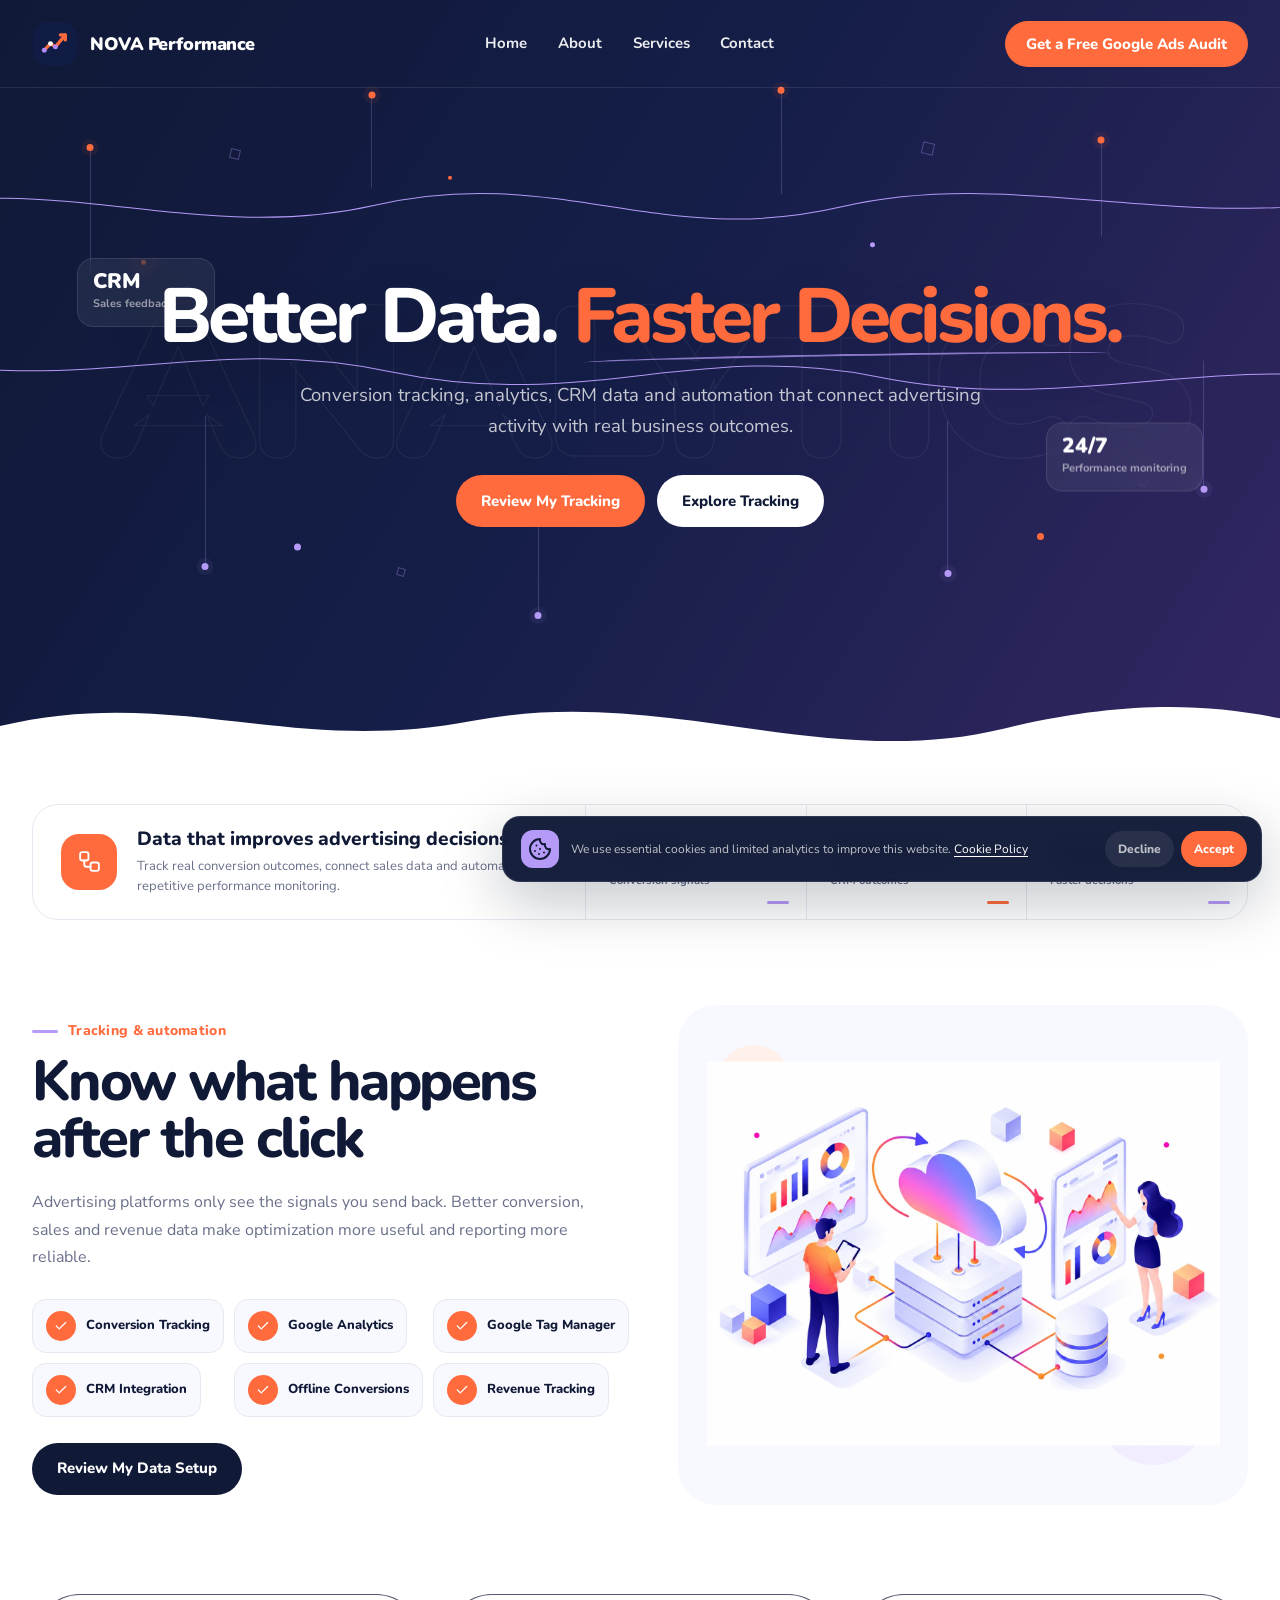
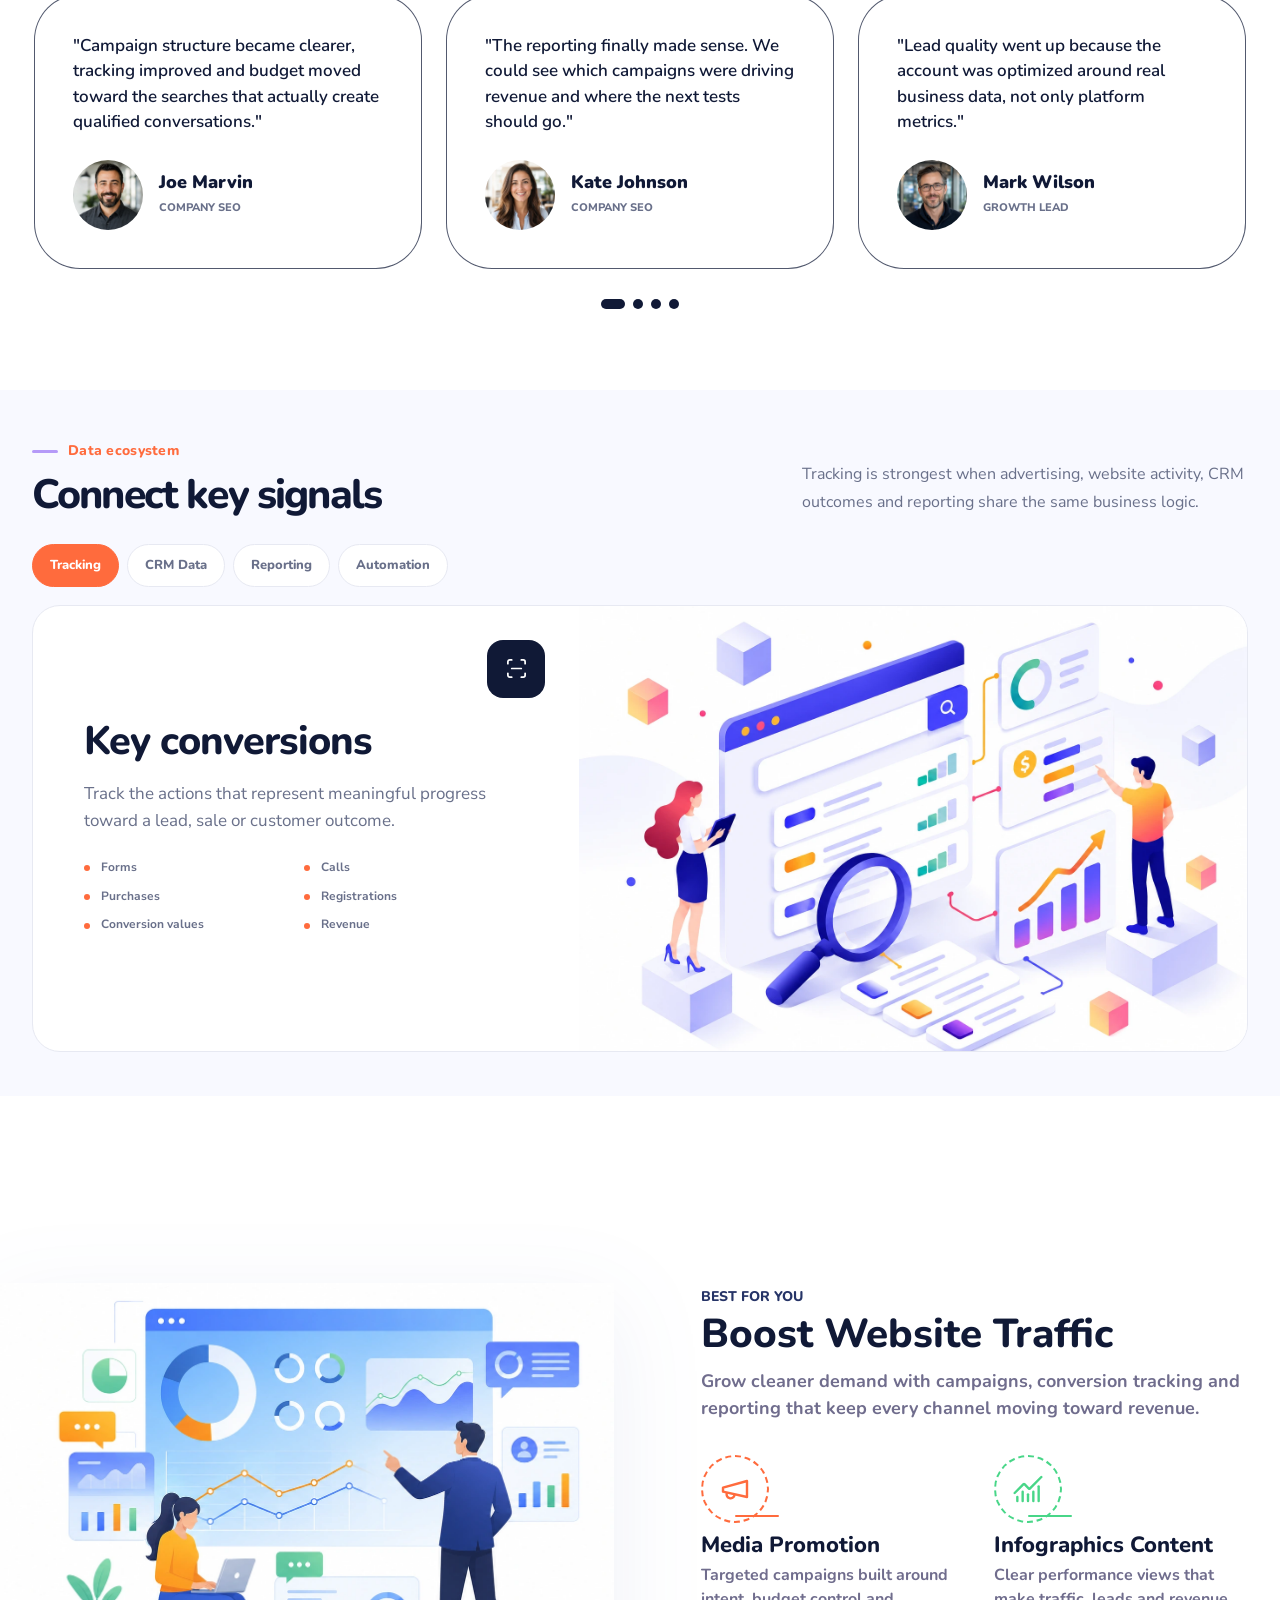
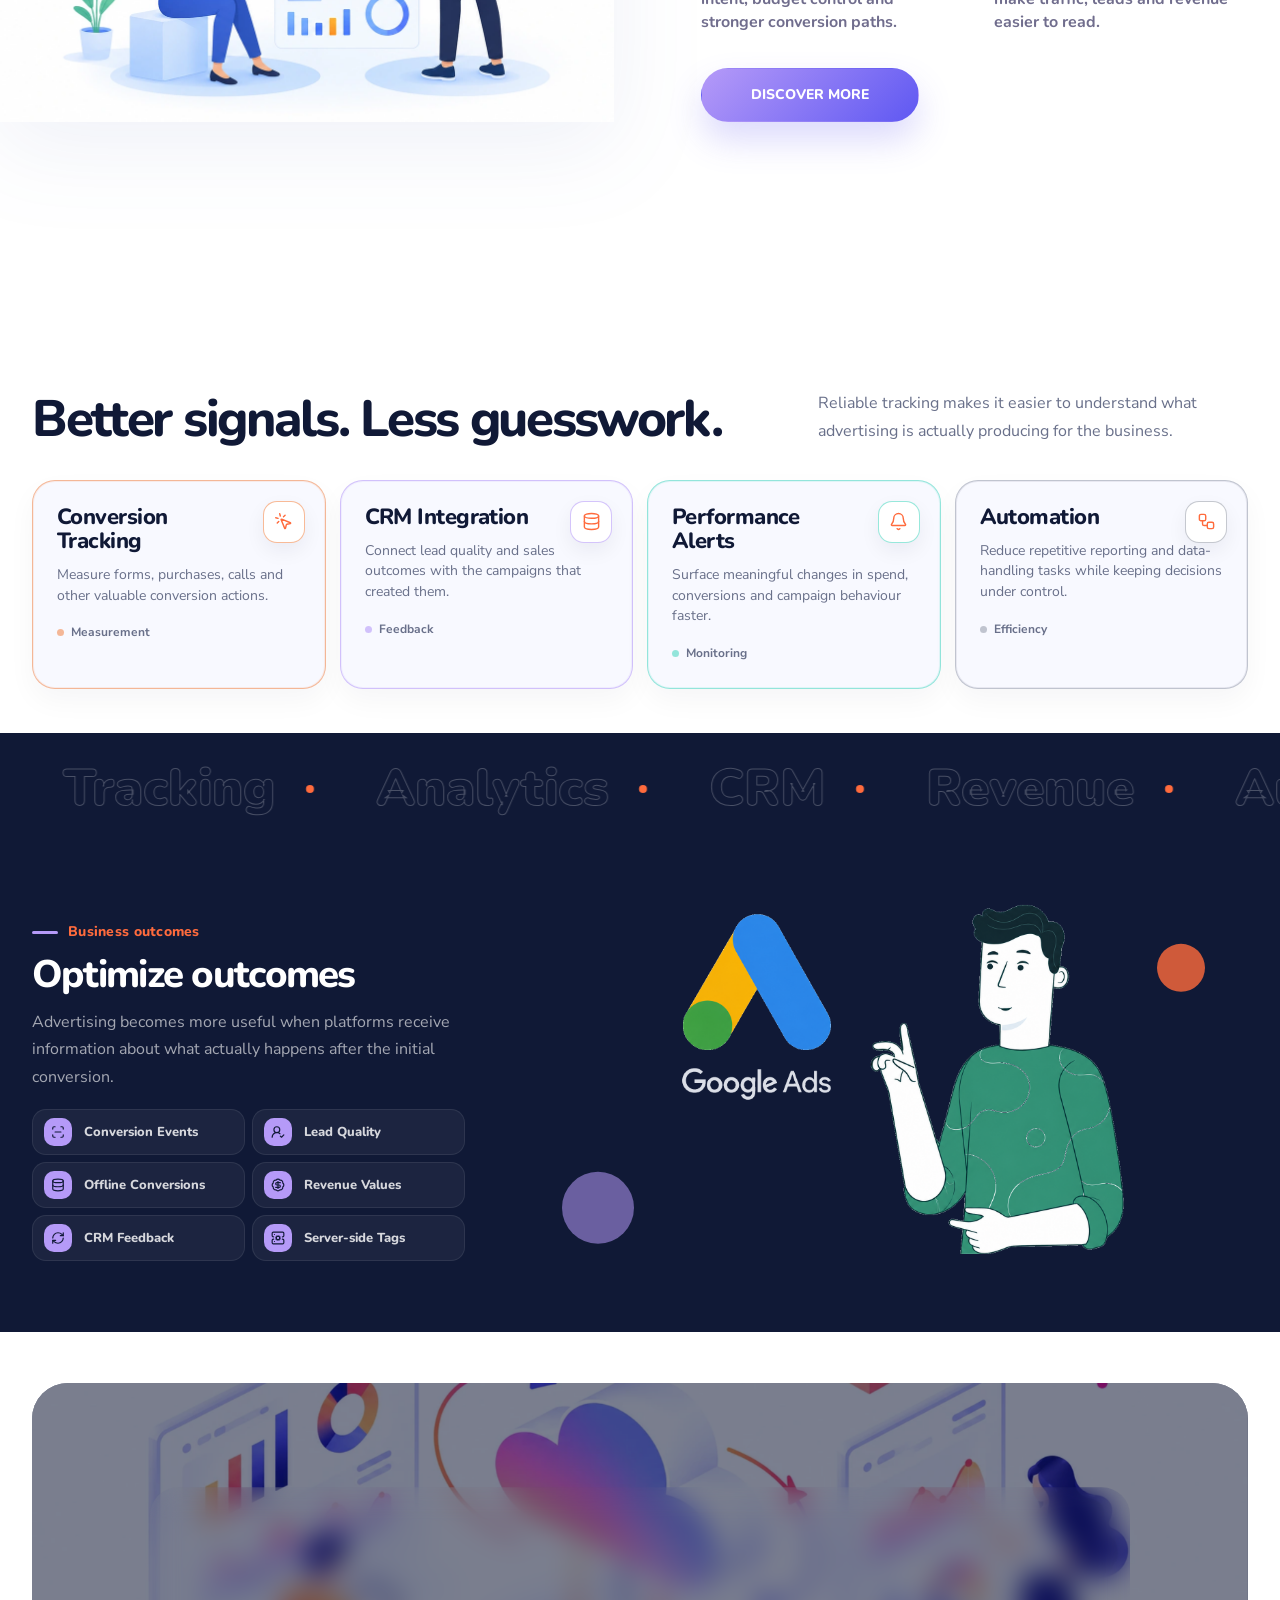
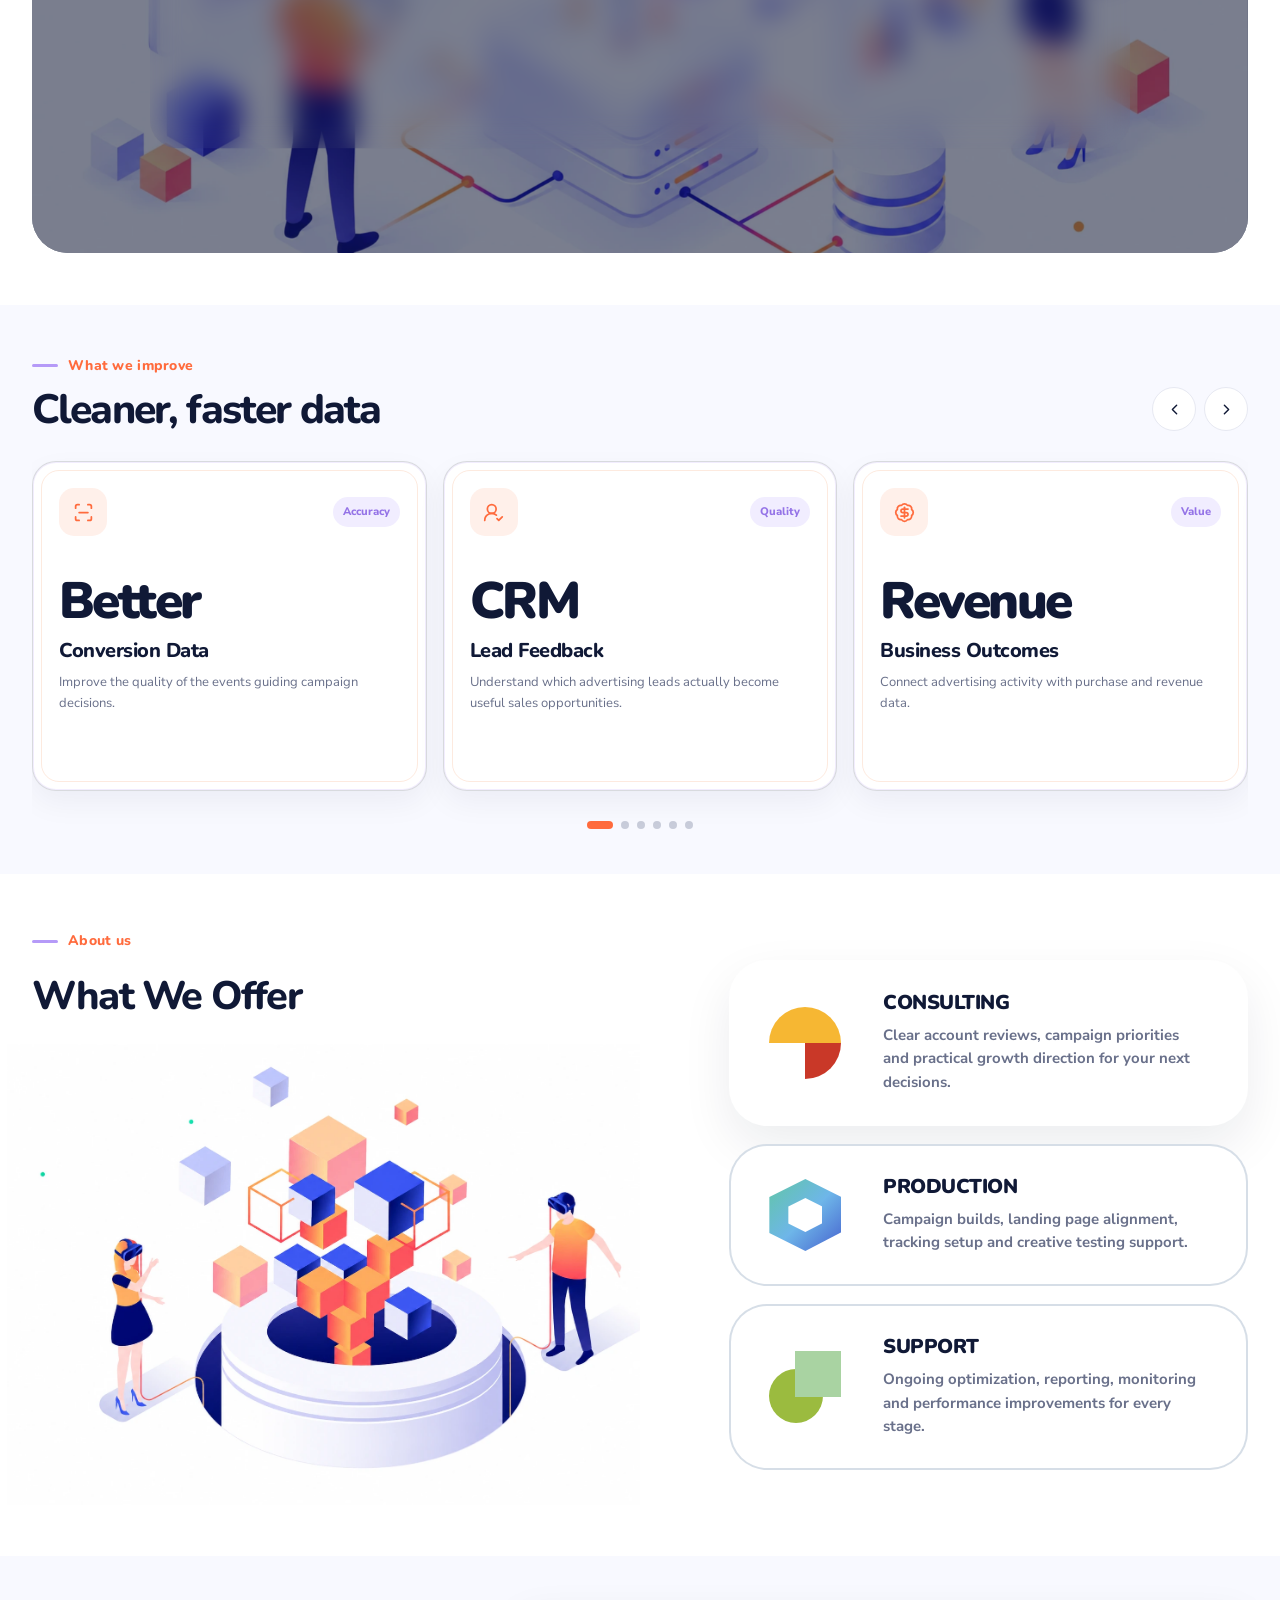
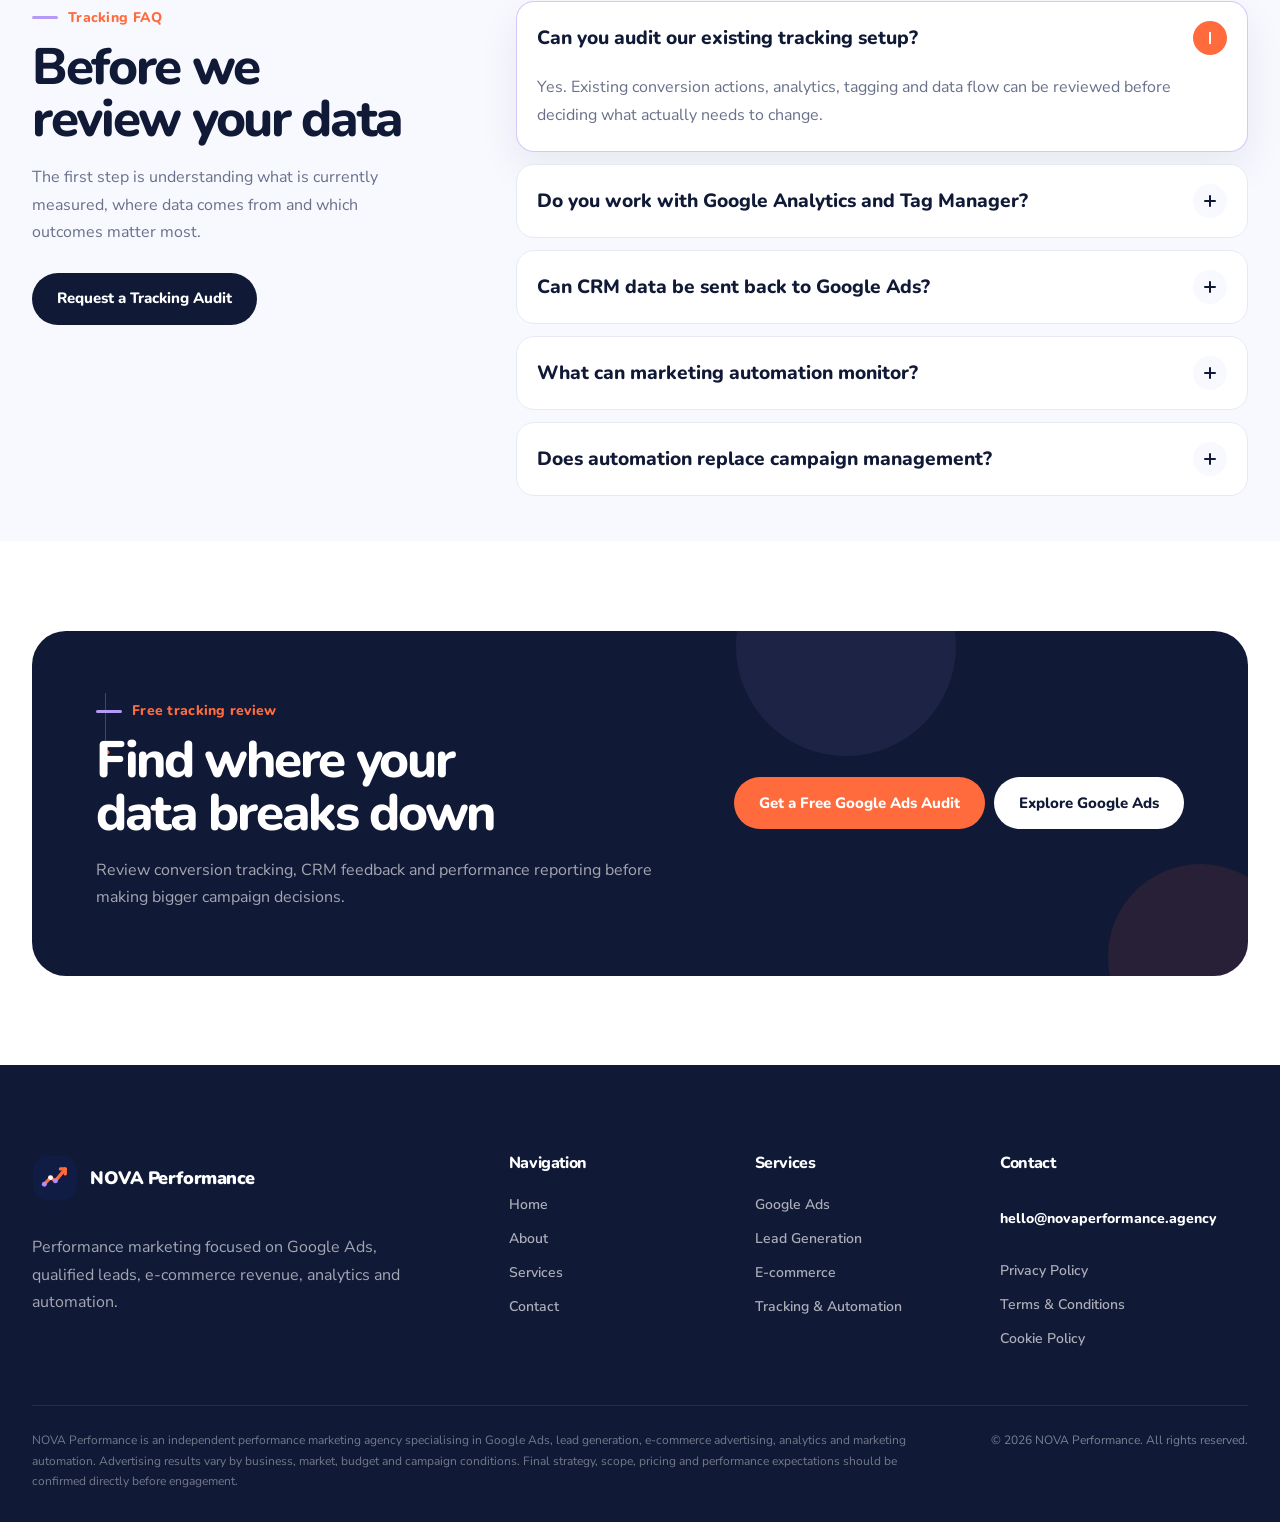
<file: tracking-automation.html>
<!DOCTYPE html>
<html lang="en">
<head>
    <meta charset="UTF-8">

    <meta
        name="viewport"
        content="width=device-width, initial-scale=1.0"
    >

    <meta
        name="description"
        content="Conversion tracking, analytics, CRM integration, offline conversions, automated reporting and marketing automation for better advertising decisions."
    >

    <meta
        name="theme-color"
        content="#101936"
    >

    <title>
        Tracking & Automation — {companyName}
    </title>


    

    <link
        rel="icon"
        type="image/png"
        href="assets/icons/favicon.png"
        data-config-favicon
    >

    <link
        rel="stylesheet"
        href="assets/vendor/swiper-bundle.min.css"
    >


    

    <link
        rel="stylesheet"
        href="assets/css/global.css"
    >

    <link
        rel="stylesheet"
        href="assets/css/service.css"
    >
</head>


<body data-page="tracking-automation">

    <a
        class="skip-link"
        href="#main"
    >
        Skip to content
    </a>


    

    <header
        class="site-header"
        id="site-header"
    >
        <div class="container">

            <div class="site-header__inner">


                

                <a
                    class="site-logo"
                    href="index.html"
                    aria-label="{companyName} home" data-config-aria-label="companyName" data-config-suffix=" home"
                >
                    <img
                        class="site-logo__mark"
                        src="assets/icons/logo.svg"
                        alt=""
                        width="46"
                        height="46"
                        data-config-logo
                    >

                    <span
                        class="site-logo__name"
                        data-config-text="companyName"
                    >
                        {companyName}
                    </span>
                </a>


                

                <nav
                    class="site-nav"
                    aria-label="Primary navigation"
                >
                    <ul class="site-nav__list">

                        <li class="site-nav__item">
                            <a
                                class="site-nav__link"
                                href="index.html">
                                Home
                            </a>
                        </li>


                        <li class="site-nav__item">
                            <a
                                class="site-nav__link"
                                href="index.html#about">
                                About
                            </a>
                        </li>


                        <li class="site-nav__item">

                            <a
                                class="site-nav__link"
                                href="index.html#services"
                                aria-haspopup="true">
                                Services
                            </a>


                            <div class="site-nav__dropdown">

                                <a href="google-ads-management.html" data-config-href="services.googleAds.url" data-config-text="services.googleAds.title">
                                    Google Ads Management
                                </a>

                                <a href="lead-generation.html" data-config-href="services.leadGeneration.url" data-config-text="services.leadGeneration.title">
                                    Lead Generation
                                </a>

                                <a href="ecommerce-advertising.html" data-config-href="services.ecommerce.url" data-config-text="services.ecommerce.title">
                                    E-commerce Advertising
                                </a>

                                <a
                                    href="tracking-automation.html" data-config-href="services.trackingAutomation.url"
                                    aria-current="page"
                                 data-config-text="services.trackingAutomation.title">
                                    Tracking &amp; Automation
                                </a>

                            </div>

                        </li>


                        <li class="site-nav__item">
                            <a
                                class="site-nav__link"
                                href="index.html#contact">
                                Contact
                            </a>
                        </li>

                    </ul>
                </nav>


                

                <div class="site-header__actions">

                    <a
                        class="btn btn--primary site-header__cta"
                        href="index.html#contact"
                    >
                        <span data-config-text="primaryCTA">Get a Free Audit</span>
                    </a>


                    <button
                        class="menu-toggle"
                        type="button"
                        aria-label="Open menu"
                        aria-expanded="false"
                        aria-controls="mobile-menu"
                        data-menu-toggle
                    >
                        <span
                            class="menu-toggle__lines"
                            aria-hidden="true"
                        >
                            <span></span>
                        </span>
                    </button>

                </div>

            </div>

        </div>
    </header>


    

    <div
        class="mobile-menu"
        id="mobile-menu"
        aria-hidden="true"
        data-mobile-menu
    >
        <div class="mobile-menu__inner">

            <div>

                <nav
                    class="mobile-menu__nav"
                    aria-label="Mobile navigation"
                >
                    <a
                        class="mobile-menu__link"
                        href="index.html">
                        Home
                    </a>

                    <a
                        class="mobile-menu__link"
                        href="index.html#about">
                        About
                    </a>

                    <button
                        class="mobile-menu__link mobile-menu__link--services"
                        type="button"
                        aria-expanded="false"
                        aria-controls="mobile-services"
                        data-mobile-services-toggle
                    >
                        <span>Services</span>
                        <i data-lucide="chevron-down"></i>
                    </button>

                    <div
                        class="mobile-menu__services"
                        id="mobile-services"
                        data-mobile-services
                    >

                    <a
                        class="mobile-menu__service"
                        href="google-ads-management.html" data-config-href="services.googleAds.url"
                     data-config-text="services.googleAds.shortTitle">
                        Google Ads
                    </a>

                    <a
                        class="mobile-menu__service"
                        href="lead-generation.html" data-config-href="services.leadGeneration.url"
                     data-config-text="services.leadGeneration.title">
                        Lead Generation
                    </a>

                    <a
                        class="mobile-menu__service"
                        href="ecommerce-advertising.html" data-config-href="services.ecommerce.url"
                     data-config-text="services.ecommerce.shortTitle">
                        E-commerce
                    </a>

                    <a
                        class="mobile-menu__service"
                        href="tracking-automation.html" data-config-href="services.trackingAutomation.url"
                        aria-current="page"
                     data-config-text="services.trackingAutomation.title">
                        Tracking &amp; Automation
                    </a>
                    </div>

                    <a
                        class="mobile-menu__link"
                        href="index.html#contact">
                        Contact
                    </a>
                </nav>

            </div>


            <div class="mobile-menu__meta">

                <a
                    class="mobile-menu__email"
                    href="mailto:"
                    data-config-email-link
                >
                    <span data-config-text="email">
                        Email us
                    </span>
                </a>

            </div>

        </div>
    </div>


    

    <main id="main">


        

        <section class="page-hero service-hero">


            

            <div
                class="page-hero__word"
                aria-hidden="true"
            >
                ANALYTICS
            </div>


            

            <div
                class="decor-lines"
                aria-hidden="true"
            >

                <span
                    class="decor-line"
                    style="
                        --line-left: 7%;
                        --line-top: 20%;
                        --line-height: 126px;
                        --line-duration: 9s;
                    "
                ></span>

                <span
                    class="decor-line"
                    style="
                        --line-left: 16%;
                        --line-top: 54%;
                        --line-height: 150px;
                        --line-duration: 11s;
                        --line-delay: -3s;
                    "
                ></span>

                <span
                    class="decor-line"
                    style="
                        --line-left: 29%;
                        --line-top: 13%;
                        --line-height: 92px;
                        --line-duration: 8s;
                        --line-delay: -2s;
                    "
                ></span>

                <span
                    class="decor-line"
                    style="
                        --line-left: 42%;
                        --line-top: 65%;
                        --line-height: 106px;
                        --line-duration: 10s;
                        --line-delay: -5s;
                    "
                ></span>

                <span
                    class="decor-line"
                    style="
                        --line-left: 61%;
                        --line-top: 12%;
                        --line-height: 104px;
                        --line-duration: 12s;
                        --line-delay: -4s;
                    "
                ></span>

                <span
                    class="decor-line"
                    style="
                        --line-left: 74%;
                        --line-top: 55%;
                        --line-height: 152px;
                        --line-duration: 9s;
                    "
                ></span>

                <span
                    class="decor-line"
                    style="
                        --line-left: 86%;
                        --line-top: 18%;
                        --line-height: 96px;
                        --line-duration: 11s;
                        --line-delay: -5s;
                    "
                ></span>

                <span
                    class="decor-line"
                    style="
                        --line-left: 94%;
                        --line-top: 47%;
                        --line-height: 128px;
                        --line-duration: 10s;
                        --line-delay: -2s;
                    "
                ></span>


                

                <span
                    class="decor-dot"
                    style="
                        --dot-left: 11%;
                        --dot-top: 34%;
                    "
                ></span>

                <span
                    class="decor-dot decor-dot--lilac"
                    style="
                        --dot-left: 23%;
                        --dot-top: 70%;
                        --dot-size: 7px;
                        --dot-delay: -2s;
                    "
                ></span>

                <span
                    class="decor-dot"
                    style="
                        --dot-left: 35%;
                        --dot-top: 22%;
                        --dot-size: 4px;
                        --dot-delay: -4s;
                    "
                ></span>

                <span
                    class="decor-dot decor-dot--lilac"
                    style="
                        --dot-left: 68%;
                        --dot-top: 31%;
                        --dot-size: 5px;
                        --dot-delay: -3s;
                    "
                ></span>

                <span
                    class="decor-dot"
                    style="
                        --dot-left: 81%;
                        --dot-top: 69%;
                        --dot-size: 7px;
                    "
                ></span>


                

                <span
                    class="decor-square"
                    style="
                        --square-left: 18%;
                        --square-top: 20%;
                    "
                ></span>

                <span
                    class="decor-square"
                    style="
                        --square-left: 31%;
                        --square-top: 73%;
                        --square-size: 8px;
                        --square-delay: -4s;
                    "
                ></span>

                <span
                    class="decor-square"
                    style="
                        --square-left: 72%;
                        --square-top: 19%;
                        --square-size: 12px;
                        --square-delay: -2s;
                    "
                ></span>

                <span
                    class="decor-square"
                    style="
                        --square-left: 89%;
                        --square-top: 61%;
                        --square-size: 8px;
                        --square-delay: -5s;
                    "
                ></span>

            </div>


            

            <div
                class="hero-wave-line hero-wave-line--one"
                aria-hidden="true"
            >
                <svg
                    viewBox="0 0 1600 120"
                    preserveAspectRatio="none"
                >
                    <path
                        d="
                            M0 69
                            C190 13 336 108 524 59
                            C714 9 821 112 1010 61
                            C1198 10 1382 103 1600 40
                        "
                    />
                </svg>
            </div>


            <div
                class="hero-wave-line hero-wave-line--two"
                aria-hidden="true"
            >
                <svg
                    viewBox="0 0 1600 120"
                    preserveAspectRatio="none"
                >
                    <path
                        d="
                            M0 39
                            C214 98 343 14 540 62
                            C744 111 856 24 1047 68
                            C1248 115 1398 34 1600 79
                        "
                    />
                </svg>
            </div>


            

            <div
                class="service-hero__metric service-hero__metric--left"
                aria-hidden="true"
            >
                <strong>CRM</strong>
                <span>Sales feedback</span>
            </div>


            <div
                class="service-hero__metric service-hero__metric--right"
                aria-hidden="true"
            >
                <strong>24/7</strong>
                <span>Performance monitoring</span>
            </div>


            

            <div class="container">

                <div class="page-hero__inner">

                    <h1 class="page-hero__title">
                        Better Data.
                        <span class="service-hero__accent">
                            Faster Decisions.
                        </span>
                    </h1>

                    <p class="page-hero__text">
                        Conversion tracking, analytics, CRM data
                        and automation that connect advertising
                        activity with real business outcomes.
                    </p>

                    <div class="page-hero__actions">

                        <a
                            class="btn btn--primary"
                            href="index.html#contact"
                        >
                            Review My Tracking
                        </a>

                        <a
                            class="btn btn--light"
                            href="#service-overview"
                        >
                            Explore Tracking
                        </a>

                    </div>

                </div>

            </div>


            

            <div
                class="page-hero__wave"
                aria-hidden="true"
            >
                <svg
                    viewBox="0 0 1600 180"
                    preserveAspectRatio="none"
                >
                    <path
                        d="
                            M0 102
                            C218 42 363 144 592 94
                            C828 43 1029 166 1253 105
                            C1401 65 1503 69 1600 91
                            V180
                            H0
                            Z
                        "
                    />
                </svg>
            </div>

        </section>


        

        <section class="service-intro">

            <div class="container">

                <div
                    class="service-intro__grid reveal"
                >

                    <div class="service-intro__lead">

                        <div
                            class="service-intro__icon"
                            aria-hidden="true"
                        >
                            <i data-lucide="workflow"></i>
                        </div>

                        <div class="service-intro__lead-copy">

                            <strong>
                                Data that improves advertising decisions
                            </strong>

                            <p>
                                Track real conversion outcomes,
                                connect sales data and automate
                                repetitive performance monitoring.
                            </p>

                        </div>

                    </div>


                    <div class="service-intro__metric">
                        <strong>Track</strong>
                        <span>Conversion signals</span>
                    </div>


                    <div class="service-intro__metric">
                        <strong>Connect</strong>
                        <span>CRM outcomes</span>
                    </div>


                    <div class="service-intro__metric">
                        <strong>Automate</strong>
                        <span>Faster decisions</span>
                    </div>

                </div>

            </div>

        </section>


        

        <section
            class="section service-overview"
            id="service-overview"
        >

            <div class="container">

                <div class="service-overview__grid">


                    

                    <div class="service-overview__content">

                        <span
                            class="section-label reveal"
                        >
                            Tracking &amp; automation
                        </span>

                        <h2 class="reveal"
                        >
                            Know what happens
                            after the click
                        </h2>

                        <p class="reveal"
                        >
                            Advertising platforms only see the
                            signals you send back. Better conversion,
                            sales and revenue data make optimization
                            more useful and reporting more reliable.
                        </p>


                        <div
                            class="service-overview__points reveal"
                        >

                            <div class="service-overview__point">

                                <span class="service-overview__point-icon">
                                    <i data-lucide="check"></i>
                                </span>

                                <span>
                                    Conversion Tracking
                                </span>

                            </div>


                            <div class="service-overview__point">

                                <span class="service-overview__point-icon">
                                    <i data-lucide="check"></i>
                                </span>

                                <span>
                                    Google Analytics
                                </span>

                            </div>


                            <div class="service-overview__point">

                                <span class="service-overview__point-icon">
                                    <i data-lucide="check"></i>
                                </span>

                                <span>
                                    Google Tag Manager
                                </span>

                            </div>


                            <div class="service-overview__point">

                                <span class="service-overview__point-icon">
                                    <i data-lucide="check"></i>
                                </span>

                                <span>
                                    CRM Integration
                                </span>

                            </div>


                            <div class="service-overview__point">

                                <span class="service-overview__point-icon">
                                    <i data-lucide="check"></i>
                                </span>

                                <span>
                                    Offline Conversions
                                </span>

                            </div>


                            <div class="service-overview__point">

                                <span class="service-overview__point-icon">
                                    <i data-lucide="check"></i>
                                </span>

                                <span>
                                    Revenue Tracking
                                </span>

                            </div>

                        </div>


                        <div
                            class="service-overview__actions reveal"
                        >

                            <a
                                class="btn btn--dark"
                                href="index.html#contact"
                            >
                                Review My Data Setup
                            </a>

                        </div>

                    </div>


                    

                    <div
                        class="service-overview__visual reveal"
                    >

                        <span
                            class="service-overview__shape service-overview__shape--one"
                            aria-hidden="true"
                        ></span>

                        <span
                            class="service-overview__shape service-overview__shape--two"
                            aria-hidden="true"
                        ></span>


                        <img
                            src="assets/img/services/service-overview-cloud.webp"
                            alt="Cloud analytics and campaign performance illustration"
                            width="1448"
                            height="1086"
                            loading="lazy"
                        >

                    </div>

                </div>

            </div>

        </section>


        <section class="section service-proof">

            <div class="container">

                <div
                    class="swiper service-proof-swiper"
                >

                    <div class="swiper-wrapper">

                        <div class="swiper-slide">
                            <article class="service-proof-card">
                                <p>
                                    "Campaign structure became clearer, tracking improved and budget moved toward the searches that actually create qualified conversations."
                                </p>

                                <div class="service-proof-card__person">
                                    <img src="assets/img/testimonials/client-01.webp" alt="" width="320" height="320" loading="lazy">
                                    <div>
                                        <strong>Joe Marvin</strong>
                                        <span>Company SEO</span>
                                    </div>
                                </div>
                            </article>
                        </div>

                        <div class="swiper-slide">
                            <article class="service-proof-card">
                                <p>
                                    "The reporting finally made sense. We could see which campaigns were driving revenue and where the next tests should go."
                                </p>

                                <div class="service-proof-card__person">
                                    <img src="assets/img/testimonials/client-02.webp" alt="" width="320" height="320" loading="lazy">
                                    <div>
                                        <strong>Kate Johnson</strong>
                                        <span>Company SEO</span>
                                    </div>
                                </div>
                            </article>
                        </div>

                        <div class="swiper-slide">
                            <article class="service-proof-card">
                                <p>
                                    "Lead quality went up because the account was optimized around real business data, not only platform metrics."
                                </p>

                                <div class="service-proof-card__person">
                                    <img src="assets/img/testimonials/client-03.webp" alt="" width="320" height="320" loading="lazy">
                                    <div>
                                        <strong>Mark Wilson</strong>
                                        <span>Growth Lead</span>
                                    </div>
                                </div>
                            </article>
                        </div>

                        <div class="swiper-slide">
                            <article class="service-proof-card">
                                <p>
                                    "The team connected campaigns, landing pages and tracking into one clean system, which made scaling much easier."
                                </p>

                                <div class="service-proof-card__person">
                                    <img src="assets/img/testimonials/client-04.webp" alt="" width="320" height="320" loading="lazy">
                                    <div>
                                        <strong>Nina Roberts</strong>
                                        <span>Marketing Director</span>
                                    </div>
                                </div>
                            </article>
                        </div>

                    </div>

                    <div class="swiper-pagination"></div>

                </div>

            </div>

        </section>


        

        <section class="section service-tabs">

            <div class="container">

                <div class="service-tabs__header">

                    <div>

                        <span
                            class="section-label reveal"
                        >
                            Data ecosystem
                        </span>

                        <h2 class="reveal"
                        >
                            Connect key signals
                        </h2>

                    </div>


                    <p class="reveal"
                    >
                        Tracking is strongest when advertising,
                        website activity, CRM outcomes and
                        reporting share the same business logic.
                    </p>

                </div>


                

                <div
                    class="service-tabs__nav"
                    role="tablist"
                    aria-label="Tracking and automation areas"
                >

                    <button
                        class="service-tab is-active"
                        type="button"
                    >
                        Tracking
                    </button>

                    <button
                        class="service-tab"
                        type="button"
                    >
                        CRM Data
                    </button>

                    <button
                        class="service-tab"
                        type="button"
                    >
                        Reporting
                    </button>

                    <button
                        class="service-tab"
                        type="button"
                    >
                        Automation
                    </button>

                </div>


                <div class="service-tabs__stage">


                    

                    <article class="service-tab-panel is-active">

                        <div class="service-tab-panel__content">

                            <span class="service-tab-panel__icon">
                                <i data-lucide="scan-line"></i>
                            </span>

                            <h3>
                                Key conversions
                            </h3>

                            <p>
                                Track the actions that represent
                                meaningful progress toward a lead,
                                sale or customer outcome.
                            </p>

                            <ul class="service-tab-panel__list">

                                <li>
                                    Forms
                                </li>

                                <li>
                                    Calls
                                </li>

                                <li>
                                    Purchases
                                </li>

                                <li>
                                    Registrations
                                </li>

                                <li>
                                    Conversion values
                                </li>

                                <li>
                                    Revenue
                                </li>

                            </ul>

                        </div>


                        <div class="service-tab-panel__visual">

                            <img
                                src="assets/img/services/service-tab-search.webp"
                                alt="Search marketing analytics illustration"
                                width="1536"
                                height="1024"
                                loading="lazy"
                            >

                        </div>

                    </article>


                    

                    <article class="service-tab-panel">

                        <div class="service-tab-panel__content">

                            <span class="service-tab-panel__icon">
                                <i data-lucide="database"></i>
                            </span>

                            <h3>
                                Sales outcomes
                            </h3>

                            <p>
                                CRM feedback adds context after
                                the initial conversion so campaigns
                                can understand lead quality and value.
                            </p>

                            <ul class="service-tab-panel__list">

                                <li>
                                    Lead status
                                </li>

                                <li>
                                    Qualified leads
                                </li>

                                <li>
                                    Appointments
                                </li>

                                <li>
                                    Opportunities
                                </li>

                                <li>
                                    Customers
                                </li>

                                <li>
                                    Offline conversions
                                </li>

                            </ul>

                        </div>


                        <div class="service-tab-panel__visual">

                            <img
                                src="assets/img/services/service-tab-audience.webp"
                                alt="Audience analytics dashboard illustration"
                                width="1449"
                                height="1086"
                                loading="lazy"
                            >

                        </div>

                    </article>


                    

                    <article class="service-tab-panel">

                        <div class="service-tab-panel__content">

                            <span class="service-tab-panel__icon">
                                <i data-lucide="chart-no-axes-combined"></i>
                            </span>

                            <h3>
                                Data decisions
                            </h3>

                            <p>
                                Reporting should highlight useful
                                performance changes instead of
                                overwhelming teams with raw numbers.
                            </p>

                            <ul class="service-tab-panel__list">

                                <li>
                                    Performance dashboards
                                </li>

                                <li>
                                    CPA &amp; CPL
                                </li>

                                <li>
                                    ROAS
                                </li>

                                <li>
                                    Lead quality
                                </li>

                                <li>
                                    Revenue
                                </li>

                                <li>
                                    Trend monitoring
                                </li>

                            </ul>

                        </div>


                        <div class="service-tab-panel__visual">

                            <img
                                src="assets/img/services/service-tab-automation.webp"
                                alt="Campaign automation dashboard illustration"
                                width="1451"
                                height="1084"
                                loading="lazy"
                            >

                        </div>

                    </article>


                    

                    <article class="service-tab-panel">

                        <div class="service-tab-panel__content">

                            <span class="service-tab-panel__icon">
                                <i data-lucide="workflow"></i>
                            </span>

                            <h3>
                                Less manual work
                            </h3>

                            <p>
                                Automation can monitor campaign
                                performance, surface anomalies and
                                move useful data between systems.
                            </p>

                            <ul class="service-tab-panel__list">

                                <li>
                                    Campaign alerts
                                </li>

                                <li>
                                    Budget monitoring
                                </li>

                                <li>
                                    Reporting automation
                                </li>

                                <li>
                                    CRM feedback
                                </li>

                                <li>
                                    Feed automation
                                </li>

                                <li>
                                    Performance insights
                                </li>

                            </ul>

                        </div>


                        <div class="service-tab-panel__visual">

                            <img
                                src="assets/img/services/service-tab-ab-testing.webp"
                                alt="A/B testing performance illustration"
                                width="1536"
                                height="1024"
                                loading="lazy"
                            >

                        </div>

                    </article>

                </div>

            </div>

        </section>


        <section
            class="section traffic-boost"
            id="traffic-boost"
            aria-labelledby="traffic-boost-title"
        >

            <div class="container">

                <div class="traffic-boost__grid">

                    <div class="traffic-boost__visual">
                        <img
                            src="assets/img/services/boost-traffic-showcase.webp"
                            alt="Marketing analytics dashboard illustration"
                            width="1240"
                            height="885"
                            loading="lazy"
                        >
                    </div>


                    <div class="traffic-boost__content">
                        <span class="section-label">
                            Best for you
                        </span>

                        <h2 id="traffic-boost-title">
                            Boost Website Traffic
                        </h2>

                        <p class="traffic-boost__lead">
                            Grow cleaner demand with campaigns,
                            conversion tracking and reporting that
                            keep every channel moving toward revenue.
                        </p>

                        <div class="traffic-boost__features">
                            <article class="traffic-boost__feature">
                                <span
                                    class="traffic-boost__icon traffic-boost__icon--orange"
                                    aria-hidden="true"
                                >
                                    <i data-lucide="megaphone"></i>
                                </span>

                                <h3>
                                    Media Promotion
                                </h3>

                                <p>
                                    Targeted campaigns built around
                                    intent, budget control and stronger
                                    conversion paths.
                                </p>
                            </article>

                            <article class="traffic-boost__feature">
                                <span
                                    class="traffic-boost__icon traffic-boost__icon--green"
                                    aria-hidden="true"
                                >
                                    <i data-lucide="chart-no-axes-combined"></i>
                                </span>

                                <h3>
                                    Infographics Content
                                </h3>

                                <p>
                                    Clear performance views that make
                                    traffic, leads and revenue easier
                                    to read.
                                </p>
                            </article>
                        </div>

                        <div class="traffic-boost__actions">
                            <a
                                class="btn btn--primary traffic-boost__button"
                                href="index.html#contact"
                            >
                                Discover more
                            </a>
                        </div>
                    </div>

                </div>

            </div>

        </section>


        

        <section class="section service-capabilities">

            <div class="container">

                <div class="service-capabilities__header">

                    <div>

                        <span
                            class="section-label reveal"
                        >
                            Measurement system
                        </span>

                        <h2 class="reveal"
                        >
                            Better signals.
                            Less guesswork.
                        </h2>

                    </div>


                    <p class="reveal"
                    >
                        Reliable tracking makes it easier
                        to understand what advertising is
                        actually producing for the business.
                    </p>

                </div>


                <div class="service-capabilities__grid">


                    <article
                        class="capability-card reveal"
                    >

                        <span class="capability-card__icon">
                            <i data-lucide="mouse-pointer-click"></i>
                        </span>

                        <h3>
                            Conversion Tracking
                        </h3>

                        <p>
                            Measure forms, purchases,
                            calls and other valuable
                            conversion actions.
                        </p>

                        <div class="capability-card__meta">
                            <span></span>
                            <small>
                                Measurement
                            </small>
                        </div>

                    </article>


                    <article
                        class="capability-card reveal"
                    >

                        <span class="capability-card__icon">
                            <i data-lucide="database"></i>
                        </span>

                        <h3>
                            CRM Integration
                        </h3>

                        <p>
                            Connect lead quality and
                            sales outcomes with the
                            campaigns that created them.
                        </p>

                        <div class="capability-card__meta">
                            <span></span>
                            <small>
                                Feedback
                            </small>
                        </div>

                    </article>


                    <article
                        class="capability-card reveal"
                    >

                        <span class="capability-card__icon">
                            <i data-lucide="bell"></i>
                        </span>

                        <h3>
                            Performance Alerts
                        </h3>

                        <p>
                            Surface meaningful changes
                            in spend, conversions and
                            campaign behaviour faster.
                        </p>

                        <div class="capability-card__meta">
                            <span></span>
                            <small>
                                Monitoring
                            </small>
                        </div>

                    </article>


                    <article
                        class="capability-card reveal"
                    >

                        <span class="capability-card__icon">
                            <i data-lucide="workflow"></i>
                        </span>

                        <h3>
                            Automation
                        </h3>

                        <p>
                            Reduce repetitive reporting
                            and data-handling tasks while
                            keeping decisions under control.
                        </p>

                        <div class="capability-card__meta">
                            <span></span>
                            <small>
                                Efficiency
                            </small>
                        </div>

                    </article>

                </div>

            </div>

        </section>


        

        <section
            class="service-marquee"
            aria-label="Tracking and automation capabilities"
        >

            <div class="container">

                <div class="service-marquee__track">


                    <div class="service-marquee__group">

                        <span class="service-marquee__item">
                            Tracking
                        </span>

                        <span class="service-marquee__item">
                            Analytics
                        </span>

                        <span class="service-marquee__item">
                            CRM
                        </span>

                        <span class="service-marquee__item">
                            Revenue
                        </span>

                        <span class="service-marquee__item">
                            Automation
                        </span>

                        <span class="service-marquee__item">
                            Insights
                        </span>

                    </div>


                    <div
                        class="service-marquee__group"
                        aria-hidden="true"
                    >

                        <span class="service-marquee__item">
                            Tracking
                        </span>

                        <span class="service-marquee__item">
                            Analytics
                        </span>

                        <span class="service-marquee__item">
                            CRM
                        </span>

                        <span class="service-marquee__item">
                            Revenue
                        </span>

                        <span class="service-marquee__item">
                            Automation
                        </span>

                        <span class="service-marquee__item">
                            Insights
                        </span>

                    </div>

                </div>

            </div>

        </section>


        

        <section class="section service-data">

            <div class="container">

                <div class="service-data__grid">


                    

                    <div class="service-data__content">

                        <span
                            class="section-label reveal"
                        >
                            Business outcomes
                        </span>

                        <h2 class="reveal"
                        >
                            Optimize outcomes
                        </h2>

                        <p class="reveal"
                        >
                            Advertising becomes more useful
                            when platforms receive information
                            about what actually happens after
                            the initial conversion.
                        </p>


                        <div
                            class="service-data__list reveal"
                        >

                            <div class="service-data__item">

                                <span class="service-data__item-icon">
                                    <i data-lucide="scan-line"></i>
                                </span>

                                <span>
                                    Conversion Events
                                </span>

                            </div>


                            <div class="service-data__item">

                                <span class="service-data__item-icon">
                                    <i data-lucide="user-round-check"></i>
                                </span>

                                <span>
                                    Lead Quality
                                </span>

                            </div>


                            <div class="service-data__item">

                                <span class="service-data__item-icon">
                                    <i data-lucide="database"></i>
                                </span>

                                <span>
                                    Offline Conversions
                                </span>

                            </div>


                            <div class="service-data__item">

                                <span class="service-data__item-icon">
                                    <i data-lucide="badge-dollar-sign"></i>
                                </span>

                                <span>
                                    Revenue Values
                                </span>

                            </div>


                            <div class="service-data__item">

                                <span class="service-data__item-icon">
                                    <i data-lucide="refresh-cw"></i>
                                </span>

                                <span>
                                    CRM Feedback
                                </span>

                            </div>


                            <div class="service-data__item">

                                <span class="service-data__item-icon">
                                    <i data-lucide="server-cog"></i>
                                </span>

                                <span>
                                    Server-side Tags
                                </span>

                            </div>

                        </div>

                    </div>


                    

                    <div
                        class="service-data__visual"
                    >

                        <span
                            class="service-data__orb service-data__orb--one"
                            aria-hidden="true"
                        ></span>

                        <span
                            class="service-data__orb service-data__orb--two"
                            aria-hidden="true"
                        ></span>


                        <img
                            src="assets/img/services/google-ads-service-data-transparent.png"
                            alt="Automated advertising data and CRM feedback illustration"
                            width="1412"
                            height="1114"
                            loading="lazy"
                        >

                    </div>

                </div>

            </div>

        </section>


        



        <section class="service-parallax">

            <div class="container">

                <div class="service-parallax__frame">

                    <img
                        class="service-parallax__image"
                        src="assets/img/parallax/performance-campaign.webp"
                        alt="Marketing analytics and automation visual"
                        loading="lazy"
                    >

                    <div
                        class="service-parallax__overlay"
                        aria-hidden="true"
                    ></div>


                    <div class="service-parallax__content">

                        <span
                            class="section-label reveal"
                        >
                            Better signals
                        </span>

                        <h2 class="reveal"
                        >
                            Give campaigns
                            better information
                        </h2>

                        <p class="reveal"
                        >
                            The quality of optimization depends
                            on the quality of the conversion
                            signals being sent back.
                        </p>

                        <a
                            class="btn btn--primary reveal"
                            href="index.html#contact"
                        >
                            Review My Tracking
                        </a>

                    </div>

                </div>

            </div>

        </section>


        



        <section class="section service-results">

            <div class="container">

                <div class="service-results__header">

                    <div>

                        <span
                            class="section-label reveal"
                        >
                            What we improve
                        </span>

                        <h2 class="reveal"
                        >
                            Cleaner, faster data
                        </h2>

                    </div>


                    <div
                        class="service-results__controls reveal"
                    >

                        <button
                            class="service-results-prev"
                            type="button"
                            aria-label="Previous result"
                        >
                            <i data-lucide="chevron-left"></i>
                        </button>

                        <button
                            class="service-results-next"
                            type="button"
                            aria-label="Next result"
                        >
                            <i data-lucide="chevron-right"></i>
                        </button>

                    </div>

                </div>


                <div
                    class="swiper service-results-swiper"
                >

                    <div class="swiper-wrapper">


                        

                        <div class="swiper-slide">

                            <article class="service-result-card">

                                <div class="service-result-card__top">

                                    <span class="service-result-card__icon">
                                        <i data-lucide="scan-line"></i>
                                    </span>

                                    <span class="service-result-card__tag">
                                        Accuracy
                                    </span>

                                </div>

                                <strong class="service-result-card__value">
                                    Better
                                </strong>

                                <h3>
                                    Conversion Data
                                </h3>

                                <p>
                                    Improve the quality of the
                                    events guiding campaign decisions.
                                </p>

                            </article>

                        </div>


                        

                        <div class="swiper-slide">

                            <article class="service-result-card">

                                <div class="service-result-card__top">

                                    <span class="service-result-card__icon">
                                        <i data-lucide="user-round-check"></i>
                                    </span>

                                    <span class="service-result-card__tag">
                                        Quality
                                    </span>

                                </div>

                                <strong class="service-result-card__value">
                                    CRM
                                </strong>

                                <h3>
                                    Lead Feedback
                                </h3>

                                <p>
                                    Understand which advertising
                                    leads actually become useful
                                    sales opportunities.
                                </p>

                            </article>

                        </div>


                        

                        <div class="swiper-slide">

                            <article class="service-result-card">

                                <div class="service-result-card__top">

                                    <span class="service-result-card__icon">
                                        <i data-lucide="badge-dollar-sign"></i>
                                    </span>

                                    <span class="service-result-card__tag">
                                        Value
                                    </span>

                                </div>

                                <strong class="service-result-card__value">
                                    Revenue
                                </strong>

                                <h3>
                                    Business Outcomes
                                </h3>

                                <p>
                                    Connect advertising activity
                                    with purchase and revenue data.
                                </p>

                            </article>

                        </div>


                        

                        <div class="swiper-slide">

                            <article class="service-result-card">

                                <div class="service-result-card__top">

                                    <span class="service-result-card__icon">
                                        <i data-lucide="bell"></i>
                                    </span>

                                    <span class="service-result-card__tag">
                                        Monitoring
                                    </span>

                                </div>

                                <strong class="service-result-card__value">
                                    24/7
                                </strong>

                                <h3>
                                    Campaign Alerts
                                </h3>

                                <p>
                                    Surface meaningful changes
                                    without constant manual checking.
                                </p>

                            </article>

                        </div>


                        

                        <div class="swiper-slide">

                            <article class="service-result-card">

                                <div class="service-result-card__top">

                                    <span class="service-result-card__icon">
                                        <i data-lucide="workflow"></i>
                                    </span>

                                    <span class="service-result-card__tag">
                                        Automation
                                    </span>

                                </div>

                                <strong class="service-result-card__value">
                                    Less
                                </strong>

                                <h3>
                                    Manual Work
                                </h3>

                                <p>
                                    Automate repetitive data,
                                    monitoring and reporting workflows.
                                </p>

                            </article>

                        </div>


                        

                        <div class="swiper-slide">

                            <article class="service-result-card">

                                <div class="service-result-card__top">

                                    <span class="service-result-card__icon">
                                        <i data-lucide="activity"></i>
                                    </span>

                                    <span class="service-result-card__tag">
                                        Decisions
                                    </span>

                                </div>

                                <strong class="service-result-card__value">
                                    Faster
                                </strong>

                                <h3>
                                    Performance Insight
                                </h3>

                                <p>
                                    Turn important campaign
                                    changes into clearer next actions.
                                </p>

                            </article>

                        </div>

                    </div>


                    <div class="swiper-pagination"></div>

                </div>

            </div>

        </section>


        <section class="section service-offer-showcase">

            <div class="container">

                <div class="service-offer-showcase__grid">

                    <div class="service-offer-showcase__media reveal">
                        <div class="service-offer-showcase__head">
                            <span class="section-label">
                                About us
                            </span>

                            <h2>
                                What We Offer
                            </h2>
                        </div>

                        <img
                            src="assets/img/offer/offer-services.webp"
                            alt="Digital marketing service illustration"
                            width="1469"
                            height="1071"
                            loading="lazy"
                        >
                    </div>

                    <div class="service-offer-showcase__cards reveal">
                        <article class="service-offer-showcase__card service-offer-showcase__card--solid">
                            <span class="service-offer-showcase__icon service-offer-showcase__icon--consulting" aria-hidden="true"></span>
                            <div>
                                <h3>Consulting</h3>
                                <p>Clear account reviews, campaign priorities and practical growth direction for your next decisions.</p>
                            </div>
                        </article>

                        <article class="service-offer-showcase__card">
                            <span class="service-offer-showcase__icon service-offer-showcase__icon--production" aria-hidden="true"></span>
                            <div>
                                <h3>Production</h3>
                                <p>Campaign builds, landing page alignment, tracking setup and creative testing support.</p>
                            </div>
                        </article>

                        <article class="service-offer-showcase__card">
                            <span class="service-offer-showcase__icon service-offer-showcase__icon--support" aria-hidden="true"></span>
                            <div>
                                <h3>Support</h3>
                                <p>Ongoing optimization, reporting, monitoring and performance improvements for every stage.</p>
                            </div>
                        </article>
                    </div>

                </div>

            </div>

        </section>


        

        <section class="section service-faq">

            <div class="container">

                <div class="service-faq__grid">


                    

                    <div class="service-faq__intro">

                        <span
                            class="section-label reveal"
                        >
                            Tracking FAQ
                        </span>

                        <h2 class="reveal"
                        >
                            Before we review
                            your data
                        </h2>

                        <p class="reveal"
                        >
                            The first step is understanding
                            what is currently measured,
                            where data comes from and
                            which outcomes matter most.
                        </p>

                        <a
                            class="btn btn--dark reveal"
                            href="index.html#contact"
                        >
                            Request a Tracking Audit
                        </a>

                    </div>


                    

                    <div
                        class="accordion"
                        data-accordion
                    >


                        <article class="accordion-item is-open">

                            <button
                                class="accordion-trigger"
                                type="button"
                                aria-expanded="true"
                            >
                                <span class="accordion-trigger__title">
                                    Can you audit our existing tracking setup?
                                </span>

                                <span
                                    class="accordion-trigger__icon"
                                    aria-hidden="true"
                                ></span>
                            </button>

                            <div class="accordion-content">
                                <div class="accordion-content__inner">
                                    <div class="accordion-content__body">
                                        Yes. Existing conversion actions,
                                        analytics, tagging and data flow
                                        can be reviewed before deciding
                                        what actually needs to change.
                                    </div>
                                </div>
                            </div>

                        </article>


                        <article class="accordion-item">

                            <button
                                class="accordion-trigger"
                                type="button"
                                aria-expanded="false"
                            >
                                <span class="accordion-trigger__title">
                                    Do you work with Google Analytics and Tag Manager?
                                </span>

                                <span
                                    class="accordion-trigger__icon"
                                    aria-hidden="true"
                                ></span>
                            </button>

                            <div class="accordion-content">
                                <div class="accordion-content__inner">
                                    <div class="accordion-content__body">
                                        Yes. Google Analytics and Google Tag
                                        Manager can form part of the wider
                                        conversion measurement setup.
                                    </div>
                                </div>
                            </div>

                        </article>


                        <article class="accordion-item">

                            <button
                                class="accordion-trigger"
                                type="button"
                                aria-expanded="false"
                            >
                                <span class="accordion-trigger__title">
                                    Can CRM data be sent back to Google Ads?
                                </span>

                                <span
                                    class="accordion-trigger__icon"
                                    aria-hidden="true"
                                ></span>
                            </button>

                            <div class="accordion-content">
                                <div class="accordion-content__inner">
                                    <div class="accordion-content__body">
                                        Where the CRM and technical setup
                                        support it, qualified lead and
                                        offline conversion outcomes can
                                        be connected back to advertising.
                                    </div>
                                </div>
                            </div>

                        </article>


                        <article class="accordion-item">

                            <button
                                class="accordion-trigger"
                                type="button"
                                aria-expanded="false"
                            >
                                <span class="accordion-trigger__title">
                                    What can marketing automation monitor?
                                </span>

                                <span
                                    class="accordion-trigger__icon"
                                    aria-hidden="true"
                                ></span>
                            </button>

                            <div class="accordion-content">
                                <div class="accordion-content__inner">
                                    <div class="accordion-content__body">
                                        Depending on the setup, automation
                                        may support reporting, campaign alerts,
                                        budget monitoring, CRM feedback,
                                        lead tracking and performance insights.
                                    </div>
                                </div>
                            </div>

                        </article>


                        <article class="accordion-item">

                            <button
                                class="accordion-trigger"
                                type="button"
                                aria-expanded="false"
                            >
                                <span class="accordion-trigger__title">
                                    Does automation replace campaign management?
                                </span>

                                <span
                                    class="accordion-trigger__icon"
                                    aria-hidden="true"
                                ></span>
                            </button>

                            <div class="accordion-content">
                                <div class="accordion-content__inner">
                                    <div class="accordion-content__body">
                                        No. Automation reduces repetitive
                                        work and surfaces useful information.
                                        Strategy and important campaign
                                        decisions still require human judgment.
                                    </div>
                                </div>
                            </div>

                        </article>

                    </div>

                </div>

            </div>

        </section>


        

        <section class="section service-cta">

            <div class="container">

                <div class="service-cta__card">

                    <span
                        class="service-cta__circle service-cta__circle--one"
                        aria-hidden="true"
                    ></span>

                    <span
                        class="service-cta__circle service-cta__circle--two"
                        aria-hidden="true"
                    ></span>

                    <span
                        class="service-cta__line"
                        aria-hidden="true"
                    ></span>


                    <div class="service-cta__content">

                        <span
                            class="section-label reveal"
                        >
                            Free tracking review
                        </span>

                        <h2 class="reveal"
                        >
                            Find where your
                            data breaks down
                        </h2>

                        <p class="reveal"
                        >
                            Review conversion tracking,
                            CRM feedback and performance
                            reporting before making bigger
                            campaign decisions.
                        </p>

                    </div>


                    <div
                        class="service-cta__actions reveal"
                    >

                        <a
                            class="btn btn--primary"
                            href="index.html#contact"
                        >
                            <span data-config-text="primaryCTA">Get a Free Audit</span>
                        </a>

                        <a
                            class="btn btn--light"
                            href="google-ads-management.html" data-config-href="services.googleAds.url"
                        >
                            Explore Google Ads
                        </a>

                    </div>

                </div>

            </div>

        </section>

    </main>


    

    <footer class="site-footer">

        <div class="container">

            <div class="site-footer__top">


                

                <div class="site-footer__brand">

                    <a
                        class="site-logo"
                        href="index.html"
                    >
                        <img
                            class="site-logo__mark"
                            src="assets/icons/logo.svg"
                            alt=""
                            width="46"
                            height="46"
                            loading="lazy"
                            data-config-logo
                        >

                        <span
                            class="site-logo__name"
                            data-config-text="companyName"
                        >
                            {companyName}
                        </span>
                    </a>


                    <p class="site-footer__description">
                        Performance marketing focused on
                        Google Ads, qualified leads,
                        e-commerce revenue, analytics
                        and automation.
                    </p>

                </div>


                

                <div>

                    <h3 class="site-footer__title">
                        Navigation
                    </h3>

                    <nav
                        class="site-footer__nav"
                        aria-label="Footer navigation"
                    >
                        <a href="index.html">
                            Home
                        </a>

                        <a href="index.html#about">
                            About
                        </a>

                        <a href="index.html#services">
                            Services
                        </a>

                        <a href="index.html#contact">
                            Contact
                        </a>
                    </nav>

                </div>


                

                <div>

                    <h3 class="site-footer__title">
                        Services
                    </h3>

                    <nav
                        class="site-footer__nav"
                        aria-label="Footer services"
                    >
                        <a href="google-ads-management.html" data-config-href="services.googleAds.url" data-config-text="services.googleAds.shortTitle">
                            Google Ads
                        </a>

                        <a href="lead-generation.html" data-config-href="services.leadGeneration.url" data-config-text="services.leadGeneration.title">
                            Lead Generation
                        </a>

                        <a href="ecommerce-advertising.html" data-config-href="services.ecommerce.url" data-config-text="services.ecommerce.shortTitle">
                            E-commerce
                        </a>

                        <a
                            href="tracking-automation.html" data-config-href="services.trackingAutomation.url"
                            aria-current="page"
                         data-config-text="services.trackingAutomation.title">
                            Tracking &amp; Automation
                        </a>
                    </nav>

                </div>


                

                <div>

                    <h3 class="site-footer__title">
                        Contact
                    </h3>

                    <a
                        class="site-footer__email"
                        href="mailto:"
                        data-config-email-link
                    >
                        <span data-config-text="email">
                            Email us
                        </span>
                    </a>


                    <nav
                        class="site-footer__nav"
                        aria-label="Legal navigation"
                        style="margin-top: 22px;"
                    >
                        <a href="privacy.html" data-config-href="legal.privacy.url" data-config-text="legal.privacy.title">
                            Privacy Policy
                        </a>

                        <a href="terms.html" data-config-href="legal.terms.url" data-config-text="legal.terms.title">
                            Terms &amp; Conditions
                        </a>

                        <a href="cookies.html" data-config-href="legal.cookies.url" data-config-text="legal.cookies.title">
                    Cookie Policy
                </a>
                    </nav>

                </div>

            </div>


            <div class="site-footer__bottom">

                <p
                    class="site-footer__disclaimer"
                    data-config-text="disclaimer"
                >
                    {companyName} is an independent
                    performance marketing agency. Google,
                    Google Ads, YouTube, Performance Max and
                    related product names are trademarks of
                    Google LLC. References to third-party
                    platforms do not imply affiliation or endorsement.
                </p>


                <p class="site-footer__copyright">
                    ©
                    <span data-current-year>2026</span>

                    <span data-config-text="companyName">
                        {companyName}
                    </span>.

                    <span>All rights reserved.</span>
                </p>

            </div>

        </div>

    </footer>


    

    <aside
        class="cookie-consent"
        role="dialog"
        aria-label="Cookie preferences"
        aria-live="polite"
        data-cookie-consent
    >

        <div class="cookie-consent__content">

            <div
                class="cookie-consent__icon"
                aria-hidden="true"
            >
                <i data-lucide="cookie"></i>
            </div>

            <p class="cookie-consent__text">
                <span>We use essential cookies and limited analytics to improve this website.</span>

                <a href="cookies.html" data-config-href="legal.cookies.url" data-config-text="legal.cookies.title">
                    Cookie Policy
                </a>
            </p>

        </div>


        <div class="cookie-consent__actions">

            <button
                class="cookie-consent__button cookie-consent__button--decline"
                type="button"
                data-cookie-decline
            >
                Decline
            </button>

            <button
                class="cookie-consent__button cookie-consent__button--accept"
                type="button"
                data-cookie-accept
            >
                Accept
            </button>

        </div>

    </aside>


    

    <script
        src="config/config.js"
        defer
    ></script>


    

    <script
        src="assets/vendor/gsap.min.js"
        defer
    ></script>

    <script
        src="assets/vendor/ScrollTrigger.min.js"
        defer
    ></script>

    <script
        src="assets/vendor/swiper-bundle.min.js"
        defer
    ></script>

    <script
        src="assets/vendor/lucide.min.js"
        defer
    ></script>


    

    <script
        src="assets/js/global.js"
        defer
    ></script>

    <script
        src="assets/js/service.js"
        defer
    ></script>

</body>
</html>
</file>
<file: assets/css/global.css>
@import url("https://fonts.googleapis.com/css2?family=Nunito:wght@300;400;500;600;700;800;900&family=Nunito+Sans:opsz,wght@6..12,300;6..12,400;6..12,500;6..12,600;6..12,700;6..12,800&display=swap");




:root {
    
    --color-white: #ffffff;
    --color-off-white: #f8f9ff;

    --color-navy: #101936;
    --color-navy-2: #151f45;
    --color-navy-3: #1b2857;
    --color-navy-soft: #263467;

    --color-text: #18203d;
    --color-text-soft: #69708a;
    --color-text-light: #aeb5cb;

    --color-carrot: #ff6b3d;
    --color-carrot-dark: #ed572c;
    --color-carrot-soft: #fff0ea;

    --color-lilac: #b59af8;
    --color-lilac-dark: #9473e7;
    --color-lilac-soft: #f1edff;

    --color-border: #e7e9f2;
    --color-border-dark: rgba(255, 255, 255, 0.12);

    
    --font-heading: "Nunito", sans-serif;
    --font-body: "Nunito Sans", sans-serif;

    
    --container: 1480px;
    --container-padding: 32px;

    --header-height: 88px;

    
    --radius-xs: 8px;
    --radius-sm: 14px;
    --radius-md: 22px;
    --radius-lg: 32px;
    --radius-xl: 46px;
    --radius-pill: 999px;

    
    --shadow-soft:
        0 18px 50px rgba(23, 31, 67, 0.08);

    --shadow-card:
        0 22px 60px rgba(17, 25, 54, 0.1);

    --shadow-floating:
        0 30px 80px rgba(14, 21, 48, 0.16);

    
    --transition-fast: 180ms ease;
    --transition-base: 320ms cubic-bezier(0.22, 1, 0.36, 1);
    --transition-slow: 650ms cubic-bezier(0.22, 1, 0.36, 1);

    
    --section-space: clamp(74px, 7vw, 118px);
}




*,
*::before,
*::after {
    box-sizing: border-box;
}

html {
    width: 100%;
    min-width: 320px;
    scroll-behavior: smooth;
    scroll-padding-top: calc(var(--header-height) + 24px);
    -webkit-text-size-adjust: 100%;
}

body {
    width: 100%;
    min-width: 320px;
    margin: 0;

    font-family: var(--font-body);
    font-size: 16px;
    font-weight: 400;
    line-height: 1.72;

    color: var(--color-text);
    background: var(--color-white);

    overflow-x: clip;

    -webkit-font-smoothing: antialiased;
    -moz-osx-font-smoothing: grayscale;
}

body.menu-open {
    overflow: hidden;
}

main {
    display: block;
    width: 100%;
    overflow: clip;
}

img,
svg,
video,
canvas,
picture {
    display: block;
    max-width: 100%;
}

img {
    height: auto;
}

button,
input,
textarea,
select {
    font: inherit;
}

button {
    border: 0;
}

a {
    color: inherit;
    text-decoration: none;
}

ul,
ol {
    margin: 0;
    padding: 0;
}

li {
    list-style: none;
}

h1,
h2,
h3,
h4,
h5,
h6,
p,
figure,
blockquote {
    margin: 0;
}

button,
a {
    -webkit-tap-highlight-color: transparent;
}

::selection {
    color: var(--color-white);
    background: var(--color-carrot);
}




:focus-visible {
    outline: 3px solid rgba(181, 154, 248, 0.72);
    outline-offset: 4px;
}

.skip-link {
    position: fixed;
    top: 10px;
    left: 10px;
    z-index: 99999;

    padding: 10px 16px;

    color: var(--color-white);
    background: var(--color-navy);

    border-radius: var(--radius-pill);

    transform: translateY(-160%);
    transition: transform var(--transition-fast);
}

.skip-link:focus {
    transform: translateY(0);
}




.container {
    width: min(
        calc(100% - (var(--container-padding) * 2)),
        var(--container)
    );

    margin-inline: auto;
}

.container--wide {
    width: min(
        calc(100% - 32px),
        1680px
    );

    margin-inline: auto;
}




.section {
    position: relative;
    isolation: isolate;

    width: 100%;

    padding-block: var(--section-space);

    overflow: clip;
}

.section--white {
    background: var(--color-white);
}

.section--light {
    background: var(--color-off-white);
}

.section--navy {
    color: var(--color-white);
    background: var(--color-navy);
}

.section--compact {
    padding-block: clamp(58px, 5vw, 88px);
}




h1,
h2,
h3,
h4,
h5,
h6 {
    font-family: var(--font-heading);
    color: var(--color-navy);
    text-wrap: balance;
}

h1 {
    max-width: 1120px;

    font-size: clamp(48px, 6vw, 92px);
    font-weight: 800;
    line-height: 0.98;
    letter-spacing: -0.052em;
}

h2 {
    max-width: 960px;

    font-size: clamp(38px, 4vw, 64px);
    font-weight: 800;
    line-height: 1.03;
    letter-spacing: -0.045em;
}

h3 {
    font-size: clamp(24px, 2.3vw, 34px);
    font-weight: 800;
    line-height: 1.12;
    letter-spacing: -0.025em;
}

h4 {
    font-size: 22px;
    font-weight: 800;
    line-height: 1.25;
}

p {
    color: var(--color-text-soft);
}

.text-large {
    max-width: 720px;

    font-size: clamp(18px, 1.4vw, 21px);
    line-height: 1.65;
}

.text-small {
    font-size: 14px;
    line-height: 1.65;
}

.text-center {
    text-align: center;
}

.text-white {
    color: var(--color-white);
}

.text-soft {
    color: var(--color-text-soft);
}




.section-label {
    display: inline-flex;
    align-items: center;
    gap: 10px;

    margin-bottom: 16px;

    font-family: var(--font-heading);
    font-size: 14px;
    font-weight: 800;
    line-height: 1;

    color: var(--color-carrot);

    letter-spacing: 0.02em;
}

.section-label::before {
    content: "";

    width: 26px;
    height: 3px;

    flex: 0 0 auto;

    background: var(--color-lilac);
    border-radius: var(--radius-pill);
}




.text-accent {
    position: relative;
    display: inline-block;

    color: var(--color-carrot);
}

.text-lilac {
    color: var(--color-lilac);
}

.text-outline {
    color: transparent;

    -webkit-text-stroke:
        1.5px rgba(255, 255, 255, 0.28);

}




.btn {
    position: relative;

    display: inline-flex;
    align-items: center;
    justify-content: center;
    gap: 10px;

    min-height: 52px;
    padding: 13px 24px;

    border: 1px solid transparent;
    border-radius: var(--radius-pill);

    font-family: var(--font-heading);
    font-size: 15px;
    font-weight: 800;
    line-height: 1;

    cursor: pointer;
    user-select: none;

    transition:
        transform var(--transition-base),
        color var(--transition-base),
        background var(--transition-base),
        border-color var(--transition-base),
        box-shadow var(--transition-base);
}

.btn:hover {
    transform: translateY(-3px);
}

.btn:active {
    transform: translateY(-1px);
}

.btn--primary {
    color: var(--color-white);
    background: var(--color-carrot);
}

.btn--primary:hover {
    background: var(--color-carrot-dark);

    box-shadow:
        0 14px 36px rgba(255, 107, 61, 0.25);
}

.btn--secondary {
    color: var(--color-navy);
    background: var(--color-lilac);
}

.btn--secondary:hover {
    color: var(--color-white);
    background: var(--color-lilac-dark);
}

.btn--dark {
    color: var(--color-white);
    background: var(--color-navy);
}

.btn--dark:hover {
    background: var(--color-navy-soft);
}

.btn--light {
    color: var(--color-navy);
    background: var(--color-white);
}

.btn--light:hover {
    color: var(--color-white);
    background: var(--color-carrot);
}

.btn--outline {
    color: var(--color-navy);
    background: transparent;
    border-color: var(--color-border);
}

.btn--outline:hover {
    color: var(--color-white);
    background: var(--color-navy);
    border-color: var(--color-navy);
}




.traffic-boost {
    display: flex;
    align-items: center;

    min-height: calc(100svh - var(--header-height));
    padding-block: clamp(24px, 3vw, 48px);

    background: var(--color-white);
}

.traffic-boost__grid {
    display: grid;
    grid-template-columns:
        minmax(0, 1.04fr)
        minmax(0, 0.96fr);
    align-items: center;
    gap: clamp(42px, 6vw, 90px);

    width: 100%;
}

.traffic-boost__visual {
    display: grid;
    place-items: center;

    min-width: 0;
}

.traffic-boost__visual img {
    width: min(104%, 780px);
    max-width: none;

    filter:
        drop-shadow(0 24px 46px rgba(47, 82, 167, 0.08));

    transform: translateX(-22px);
}

.traffic-boost__content {
    max-width: 720px;

    justify-self: end;
}

.traffic-boost .section-label {
    margin-bottom: 10px;

    color: var(--color-navy-soft);

    text-transform: uppercase;
    letter-spacing: 0;
}

.traffic-boost .section-label::before {
    display: none;
}

.traffic-boost h2 {
    max-width: 720px;

    font-size: clamp(36px, 3.15vw, 52px);
    line-height: 1;
    letter-spacing: 0;
    white-space: nowrap;
}

.traffic-boost__lead {
    max-width: 650px;

    margin-top: 14px;

    font-family: var(--font-heading);
    font-size: clamp(18px, 1.28vw, 22px);
    font-weight: 700;
    line-height: 1.46;

    color: #706d8d;
}

.traffic-boost__features {
    display: grid;
    grid-template-columns:
        repeat(2, minmax(0, 1fr));
    gap: clamp(20px, 3vw, 38px);

    margin-top: clamp(22px, 3vw, 34px);
}

.traffic-boost__feature {
    min-width: 0;
}

.traffic-boost__icon {
    position: relative;

    display: inline-grid;
    place-items: center;

    width: 68px;
    height: 68px;

    margin-bottom: 10px;

    border: 2px dashed currentColor;
    border-radius: 50%;
}

.traffic-boost__icon::after {
    content: "";

    position: absolute;
    right: -12px;
    bottom: 4px;

    width: 44px;
    height: 2px;

    background: currentColor;
    border-radius: var(--radius-pill);
}

.traffic-boost__icon svg {
    width: 32px;
    height: 32px;

    stroke-width: 1.8;
}

.traffic-boost__icon--orange {
    color: var(--color-carrot);
}

.traffic-boost__icon--green {
    color: #48d688;
}

.traffic-boost__feature h3 {
    margin-bottom: 7px;

    font-size: clamp(22px, 1.45vw, 27px);
    line-height: 1.12;
    letter-spacing: 0;
    white-space: nowrap;
}

.traffic-boost__feature p {
    max-width: 290px;

    font-family: var(--font-heading);
    font-size: clamp(16px, 1.05vw, 18px);
    font-weight: 700;
    line-height: 1.45;

    color: #706d8d;
}

.traffic-boost__actions {
    display: flex;

    margin-top: clamp(22px, 3vw, 34px);
}

.traffic-boost__button {
    min-width: 218px;
    min-height: 54px;

    padding-inline: 36px;

    font-size: 14px;
    text-transform: uppercase;

    background:
        linear-gradient(
            135deg,
            var(--color-lilac) 0%,
            #5f58f2 100%
        );

    box-shadow: 0 18px 34px rgba(95, 88, 242, 0.22);
}

.traffic-boost__button:hover {
    background:
        linear-gradient(
            135deg,
            var(--color-lilac-dark) 0%,
            #4f49df 100%
        );
}




.site-header {
    position: fixed;
    top: 0;
    left: 0;
    z-index: 1000;

    width: 100%;

    color: var(--color-white);

    transition:
        background var(--transition-base),
        box-shadow var(--transition-base),
        transform var(--transition-base),
        backdrop-filter var(--transition-base);
}

.site-header::after {
    content: "";

    position: absolute;
    right: 0;
    bottom: 0;
    left: 0;

    height: 1px;

    background: rgba(255, 255, 255, 0.09);

    pointer-events: none;
}

.site-header.is-scrolled {
    background: rgba(16, 25, 54, 0.94);

    box-shadow:
        0 14px 40px rgba(10, 17, 42, 0.14);

    backdrop-filter: blur(14px);
    -webkit-backdrop-filter: blur(14px);
}

.site-header__inner {
    position: relative;

    display: flex;
    align-items: center;
    justify-content: space-between;
    gap: 30px;

    min-height: var(--header-height);
}




.site-logo {
    display: inline-flex;
    align-items: center;
    gap: 12px;

    flex: 0 0 auto;
}

.site-logo__mark {
    width: 46px;
    height: 46px;

    flex: 0 0 46px;
}

.site-logo__name {
    max-width: 180px;

    font-family: var(--font-heading);
    font-size: 18px;
    font-weight: 900;
    line-height: 1.02;

    color: currentColor;

    letter-spacing: -0.025em;
}




.site-nav {
    display: flex;
    align-items: center;
}

.site-nav__list {
    display: flex;
    align-items: center;
    gap: clamp(22px, 2.4vw, 38px);
}

.site-nav__item {
    position: relative;
}

.site-nav__link {
    position: relative;

    display: inline-flex;
    align-items: center;
    gap: 7px;

    padding-block: 31px;

    font-family: var(--font-heading);
    font-size: 15px;
    font-weight: 700;

    color: rgba(255, 255, 255, 0.92);

    transition: color var(--transition-fast);
}

.site-nav__link::after {
    content: "";

    position: absolute;
    right: 0;
    bottom: 23px;
    left: 0;

    height: 2px;

    background: var(--color-carrot);
    border-radius: var(--radius-pill);

    transform: scaleX(0);
    transform-origin: right;

    transition: transform var(--transition-base);
}

.site-nav__link:hover,
.site-nav__link.is-active {
    color: var(--color-white);
}

.site-nav__link:hover::after,
.site-nav__link.is-active::after {
    transform: scaleX(1);
    transform-origin: left;
}




.site-nav__dropdown {
    position: absolute;
    top: calc(100% - 8px);
    left: 50%;

    width: 270px;
    padding: 10px;

    background: var(--color-white);

    border: 1px solid rgba(16, 25, 54, 0.06);
    border-radius: 18px;

    box-shadow: var(--shadow-floating);

    opacity: 0;
    visibility: hidden;

    transform:
        translate(-50%, 10px)
        scale(0.98);

    transform-origin: top;

    transition:
        opacity var(--transition-base),
        visibility var(--transition-base),
        transform var(--transition-base);
}

.site-nav__item:hover > .site-nav__dropdown,
.site-nav__item:focus-within > .site-nav__dropdown {
    opacity: 1;
    visibility: visible;

    transform:
        translate(-50%, 0)
        scale(1);
}

.site-nav__dropdown a {
    display: flex;
    align-items: center;

    min-height: 48px;
    padding: 11px 14px;

    font-size: 14px;
    font-weight: 700;

    color: var(--color-navy);

    border-radius: 12px;

    transition:
        color var(--transition-fast),
        background var(--transition-fast),
        padding var(--transition-base);
}

.site-nav__dropdown a:hover {
    padding-left: 18px;

    color: var(--color-carrot);
    background: var(--color-carrot-soft);
}




.site-header__actions {
    display: flex;
    align-items: center;
    gap: 12px;
}

.site-header__cta {
    min-height: 46px;
    padding-inline: 20px;
}




.menu-toggle {
    position: relative;

    display: none;
    align-items: center;
    justify-content: center;

    width: 48px;
    height: 48px;

    padding: 0;

    color: var(--color-white);
    background: rgba(255, 255, 255, 0.08);

    border: 1px solid rgba(255, 255, 255, 0.12);
    border-radius: 50%;

    cursor: pointer;

    transition:
        background var(--transition-base),
        transform var(--transition-base);
}

.menu-toggle:hover {
    background: var(--color-carrot);
    transform: rotate(4deg);
}

.menu-toggle__lines {
    position: relative;

    width: 20px;
    height: 14px;
}

.menu-toggle__lines::before,
.menu-toggle__lines::after,
.menu-toggle__lines span {
    content: "";

    position: absolute;
    left: 0;

    width: 100%;
    height: 2px;

    background: currentColor;
    border-radius: var(--radius-pill);

    transition:
        top var(--transition-base),
        bottom var(--transition-base),
        opacity var(--transition-fast),
        transform var(--transition-base);
}

.menu-toggle__lines::before {
    top: 0;
}

.menu-toggle__lines span {
    top: 6px;
}

.menu-toggle__lines::after {
    bottom: 0;
}

.menu-toggle.is-active .menu-toggle__lines::before {
    top: 6px;
    transform: rotate(45deg);
}

.menu-toggle.is-active .menu-toggle__lines span {
    opacity: 0;
}

.menu-toggle.is-active .menu-toggle__lines::after {
    bottom: 6px;
    transform: rotate(-45deg);
}




.mobile-menu {
    position: fixed;
    inset: 0;
    z-index: 990;

    display: flex;

    padding:
        calc(var(--header-height) + 36px)
        var(--container-padding)
        30px;

    color: var(--color-white);
    background: var(--color-navy);

    opacity: 0;
    visibility: hidden;

    transform: translateY(-14px);

    transition:
        opacity var(--transition-base),
        visibility var(--transition-base),
        transform var(--transition-base);

    overflow-y: auto;
    overscroll-behavior: contain;
}

.mobile-menu::before,
.mobile-menu::after {
    content: "";

    position: absolute;
    inset: 0;

    pointer-events: none;
}

.mobile-menu::before {
    background-image:
        radial-gradient(circle, rgba(255, 255, 255, 0.92) 0 1px, transparent 1.4px),
        radial-gradient(circle, rgba(181, 154, 248, 0.72) 0 1px, transparent 1.5px),
        radial-gradient(circle, rgba(255, 255, 255, 0.58) 0 1.2px, transparent 1.8px);
    background-position:
        18px 28px,
        64px 86px,
        124px 34px;
    background-size:
        92px 118px,
        146px 172px,
        210px 238px;

    opacity: 0.55;
}

.mobile-menu::after {
    background:
        radial-gradient(circle at 18% 22%, rgba(255, 255, 255, 0.16), transparent 2px),
        radial-gradient(circle at 72% 18%, rgba(255, 107, 61, 0.18), transparent 2px),
        radial-gradient(circle at 84% 72%, rgba(181, 154, 248, 0.2), transparent 2px),
        radial-gradient(circle at 30% 82%, rgba(255, 255, 255, 0.14), transparent 2px);

    opacity: 0.9;
}

.mobile-menu.is-open {
    opacity: 1;
    visibility: visible;

    transform: translateY(0);
}

.mobile-menu__inner {
    position: relative;
    z-index: 1;

    display: flex;
    flex-direction: column;
    justify-content: space-between;
    gap: 42px;

    width: min(100%, 760px);
    margin: auto;
}

.mobile-menu__nav {
    display: grid;
    gap: 8px;
}

.mobile-menu__link {
    display: flex;
    align-items: center;
    justify-content: center;

    min-height: 60px;
    padding: 10px 20px;

    font-family: var(--font-heading);
    font-size: clamp(27px, 7vw, 46px);
    font-weight: 800;
    line-height: 1.05;

    text-align: center;
    color: var(--color-white);

    border-radius: 16px;

    transition:
        color var(--transition-fast),
        background var(--transition-fast);
}

.mobile-menu__link--services {
    width: 100%;

    color: var(--color-white);
    background: transparent;
    border: 0;

    cursor: pointer;

    appearance: none;
}

.mobile-menu__link--services i {
    width: 22px;
    height: 22px;

    margin-left: 10px;

    transition: transform var(--transition-base);
}

.mobile-menu__link--services.is-open i {
    transform: rotate(180deg);
}

.mobile-menu__link:hover {
    color: var(--color-carrot);
    background: rgba(255, 255, 255, 0.035);
}

.mobile-menu__services {
    display: grid;
    grid-template-columns:
        repeat(2, minmax(0, 1fr));
    gap: 8px;

    max-height: 0;
    margin-top: 0;

    opacity: 0;
    visibility: hidden;

    overflow: hidden;

    transition:
        max-height var(--transition-base),
        margin-top var(--transition-base),
        opacity var(--transition-fast),
        visibility var(--transition-base);
}

.mobile-menu__services.is-open {
    max-height: 240px;
    margin-top: 4px;

    opacity: 1;
    visibility: visible;
}

.mobile-menu__service {
    display: flex;
    align-items: center;
    justify-content: center;

    min-height: 42px;
    padding: 9px 11px;

    font-size: 13px;
    font-weight: 700;
    line-height: 1.2;
    text-align: center;

    color: rgba(255, 255, 255, 0.72);

    background: rgba(255, 255, 255, 0.05);

    border: 1px solid rgba(255, 255, 255, 0.09);
    border-radius: var(--radius-pill);

    transition:
        color var(--transition-fast),
        background var(--transition-fast);
}

.mobile-menu__service:hover {
    color: var(--color-navy);
    background: var(--color-lilac);
}

.mobile-menu__meta {
    display: flex;
    align-items: center;
    justify-content: center;
    gap: 20px;

    padding-top: 26px;

    border-top: 1px solid rgba(255, 255, 255, 0.1);

    text-align: center;
}

.mobile-menu__email {
    font-size: 15px;
    font-weight: 700;

    color: rgba(255, 255, 255, 0.8);
}

.mobile-menu__email:hover {
    color: var(--color-carrot);
}




.page-hero {
    position: relative;
    isolation: isolate;

    display: flex;
    align-items: center;
    justify-content: center;

    min-height: clamp(650px, 82vh, 820px);

    padding:
        calc(var(--header-height) + 88px)
        0
        150px;

    color: var(--color-white);

    background:
        linear-gradient(
            122deg,
            #101936 0%,
            #151e48 48%,
            #332763 100%
        );

    overflow: hidden;
}

.page-hero__inner {
    position: relative;
    z-index: 5;

    display: flex;
    flex-direction: column;
    align-items: center;
    justify-content: center;

    width: 100%;
    margin-inline: auto;

    text-align: center;
}

.page-hero__title {
    position: relative;
    z-index: 4;

    max-width: 1120px;
    margin-inline: auto;

    color: var(--color-white);

    text-shadow:
        0 20px 55px rgba(6, 11, 35, 0.18);
}

.page-hero__title .accent {
    color: var(--color-carrot);
}

.page-hero__text {
    position: relative;
    z-index: 4;

    max-width: 690px;
    margin-inline: auto;

    margin-top: 26px;

    font-size: clamp(17px, 1.45vw, 21px);
    line-height: 1.65;

    color: rgba(255, 255, 255, 0.75);
}

.page-hero__actions {
    position: relative;
    z-index: 4;

    display: flex;
    align-items: center;
    justify-content: center;
    flex-wrap: wrap;
    gap: 12px;

    margin-top: 34px;
    margin-inline: auto;
}




.page-hero__word {
    position: absolute;
    top: 46%;
    left: 50%;
    z-index: 1;

    width: max-content;
    max-width: none;

    font-family: var(--font-heading);
    font-size: clamp(120px, 17vw, 270px);
    font-weight: 900;
    line-height: 0.8;

    color: transparent;

    -webkit-text-stroke:
        1.4px rgba(255, 255, 255, 0.07);


    letter-spacing: -0.065em;

    opacity: 0.8;

    transform:
        translate(-50%, -50%);

    white-space: nowrap;
    user-select: none;
    pointer-events: none;
}




.page-hero__wave {
    position: absolute;
    right: -2px;
    bottom: -2px;
    left: -2px;
    z-index: 8;

    width: calc(100% + 4px);
    height: clamp(88px, 10vw, 160px);

    pointer-events: none;
}

.page-hero__wave svg {
    width: 100%;
    height: 100%;

    fill: var(--color-white);
}




.hero-wave-line {
    position: absolute;
    z-index: 2;

    width: 120%;
    height: 100px;

    left: -10%;

    opacity: 0.26;

    pointer-events: none;
}

.hero-wave-line--one {
    top: 20%;

    animation:
        heroWaveFloat 11s ease-in-out infinite alternate;
}

.hero-wave-line--two {
    top: 41%;

    opacity: 0.15;

    animation:
        heroWaveFloat 15s ease-in-out infinite alternate-reverse;
}

.hero-wave-line svg {
    width: 100%;
    height: 100%;

    overflow: visible;
}

.hero-wave-line path {
    fill: none;
    stroke: var(--color-lilac);
    stroke-width: 1.2;
}




.decor-lines {
    position: absolute;
    inset: 0;
    z-index: 1;

    overflow: hidden;

    pointer-events: none;
}

.decor-line {
    position: absolute;
    top: var(--line-top, 12%);
    left: var(--line-left, 10%);

    width: 1px;
    height: var(--line-height, 120px);

    background:
        rgba(181, 154, 248, 0.24);

    opacity: var(--line-opacity, 0.7);

    animation:
        decorLineFloat
        var(--line-duration, 8s)
        ease-in-out
        var(--line-delay, 0s)
        infinite alternate;

    pointer-events: none;
}

.decor-line::before {
    content: "";

    position: absolute;
    top: -4px;
    left: 50%;

    width: 7px;
    height: 7px;

    background: var(--color-carrot);
    border-radius: 50%;

    transform: translateX(-50%);

    box-shadow:
        0 0 0 5px rgba(255, 107, 61, 0.07);
}

.decor-line:nth-child(even)::before {
    top: auto;
    bottom: -4px;

    background: var(--color-lilac);

    box-shadow:
        0 0 0 5px rgba(181, 154, 248, 0.07);
}

.decor-dot {
    position: absolute;
    top: var(--dot-top, 20%);
    left: var(--dot-left, 20%);

    width: var(--dot-size, 5px);
    height: var(--dot-size, 5px);

    background: var(--color-carrot);
    border-radius: 50%;

    opacity: var(--dot-opacity, 0.55);

    animation:
        decorDotFloat
        var(--dot-duration, 7s)
        ease-in-out
        var(--dot-delay, 0s)
        infinite alternate;

    pointer-events: none;
}

.decor-dot--lilac {
    background: var(--color-lilac);
}

.decor-square {
    position: absolute;
    top: var(--square-top, 25%);
    left: var(--square-left, 30%);

    width: var(--square-size, 10px);
    height: var(--square-size, 10px);

    border: 1px solid rgba(181, 154, 248, 0.35);

    opacity: var(--square-opacity, 0.45);

    transform: rotate(18deg);

    animation:
        decorSquareFloat
        var(--square-duration, 10s)
        ease-in-out
        var(--square-delay, 0s)
        infinite alternate;

    pointer-events: none;
}




@keyframes decorLineFloat {
    0% {
        transform: translate3d(0, -8px, 0);
        opacity: 0.4;
    }

    100% {
        transform: translate3d(0, 12px, 0);
        opacity: 0.85;
    }
}

@keyframes decorDotFloat {
    0% {
        transform:
            translate3d(0, -5px, 0)
            scale(0.9);

        opacity: 0.35;
    }

    100% {
        transform:
            translate3d(0, 9px, 0)
            scale(1.08);

        opacity: 0.8;
    }
}

@keyframes decorSquareFloat {
    0% {
        transform:
            translate3d(0, -7px, 0)
            rotate(12deg);

        opacity: 0.25;
    }

    100% {
        transform:
            translate3d(0, 11px, 0)
            rotate(24deg);

        opacity: 0.65;
    }
}

@keyframes heroWaveFloat {
    0% {
        transform: translate3d(-1.5%, -4px, 0);
    }

    100% {
        transform: translate3d(1.5%, 7px, 0);
    }
}




.card {
    position: relative;

    background: var(--color-white);

    border: 1px solid var(--color-border);
    border-radius: var(--radius-md);

    transition:
        transform var(--transition-base),
        box-shadow var(--transition-base),
        border-color var(--transition-base);
}

.card:hover {
    transform: translateY(-7px);

    border-color: rgba(181, 154, 248, 0.42);

    box-shadow: var(--shadow-card);
}




.icon-box {
    display: inline-flex;
    align-items: center;
    justify-content: center;

    width: 52px;
    height: 52px;

    color: var(--color-carrot);
    background: var(--color-carrot-soft);

    border-radius: 16px;

    flex: 0 0 auto;
}

.icon-box svg {
    width: 23px;
    height: 23px;

    stroke-width: 1.8;
}

.icon-box--lilac {
    color: var(--color-lilac-dark);
    background: var(--color-lilac-soft);
}




.media {
    position: relative;

    overflow: hidden;

    border-radius: var(--radius-lg);
}

.media img {
    width: 100%;
    height: 100%;

    object-fit: cover;

    transition:
        transform 900ms cubic-bezier(0.22, 1, 0.36, 1);
}

.media:hover img {
    transform: scale(1.025);
}




.parallax-media {
    position: relative;

    overflow: hidden;

    border-radius: var(--radius-lg);
}

.parallax-media img {
    width: 100%;
    height: calc(100% + 70px);

    object-fit: cover;

    transform:
        translate3d(0, var(--parallax-y, -35px), 0);

    will-change: transform;
}




.swiper {
    width: 100%;
    overflow: hidden;
}

.swiper-wrapper {
    align-items: stretch;
}

.swiper-slide {
    height: auto;
}

.swiper-slide > * {
    height: 100%;
}

.swiper-pagination {
    position: static !important;

    display: flex;
    align-items: center;
    justify-content: center;
    gap: 8px;

    margin-top: 30px;
}

.swiper-pagination-bullet {
    width: 8px;
    height: 8px;

    margin: 0 !important;

    background: #c8ccda;

    opacity: 1;

    transition:
        width var(--transition-base),
        background var(--transition-base);
}

.swiper-pagination-bullet-active {
    width: 26px;

    background: var(--color-carrot);

    border-radius: var(--radius-pill);
}

.swiper-button-prev,
.swiper-button-next {
    width: 46px;
    height: 46px;

    color: var(--color-navy);
    background: var(--color-white);

    border: 1px solid var(--color-border);
    border-radius: 50%;

    box-shadow:
        0 10px 28px rgba(16, 25, 54, 0.07);

    transition:
        color var(--transition-base),
        background var(--transition-base),
        border-color var(--transition-base),
        transform var(--transition-base);
}

.swiper-button-prev::after,
.swiper-button-next::after {
    font-size: 14px;
    font-weight: 900;
}

.swiper-button-prev:hover,
.swiper-button-next:hover {
    color: var(--color-white);
    background: var(--color-carrot);
    border-color: var(--color-carrot);

    transform: scale(1.04);
}




.accordion {
    display: grid;
    gap: 12px;
}

.accordion-item {
    position: relative;

    background: var(--color-white);

    border: 1px solid var(--color-border);
    border-radius: 18px;

    overflow: hidden;

    transition:
        border-color var(--transition-base),
        box-shadow var(--transition-base);
}

.accordion-item.is-open {
    border-color: rgba(181, 154, 248, 0.55);

    box-shadow:
        0 16px 42px rgba(16, 25, 54, 0.07);
}

.accordion-trigger {
    display: grid;
    grid-template-columns: minmax(0, 1fr) auto;
    align-items: center;
    gap: 20px;

    width: 100%;
    min-height: 72px;

    padding: 18px 20px;

    text-align: left;

    color: var(--color-navy);
    background: transparent;

    cursor: pointer;
}

.accordion-trigger__title {
    font-family: var(--font-heading);
    font-size: clamp(18px, 1.5vw, 21px);
    font-weight: 800;
    line-height: 1.25;
}

.accordion-trigger__icon {
    position: relative;

    width: 34px;
    height: 34px;

    background: var(--color-off-white);
    border-radius: 50%;

    flex: 0 0 auto;

    transition:
        background var(--transition-base),
        transform var(--transition-base);
}

.accordion-trigger__icon::before,
.accordion-trigger__icon::after {
    content: "";

    position: absolute;
    top: 50%;
    left: 50%;

    width: 12px;
    height: 2px;

    background: var(--color-navy);
    border-radius: var(--radius-pill);

    transform: translate(-50%, -50%);

    transition:
        background var(--transition-base),
        transform var(--transition-base);
}

.accordion-trigger__icon::after {
    transform:
        translate(-50%, -50%)
        rotate(90deg);
}

.accordion-item.is-open .accordion-trigger__icon {
    background: var(--color-carrot);
    transform: rotate(90deg);
}

.accordion-item.is-open .accordion-trigger__icon::before,
.accordion-item.is-open .accordion-trigger__icon::after {
    background: var(--color-white);
}

.accordion-item.is-open .accordion-trigger__icon::after {
    transform:
        translate(-50%, -50%)
        rotate(0deg);
}

.accordion-content {
    display: grid;
    grid-template-rows: 0fr;

    transition:
        grid-template-rows 420ms cubic-bezier(0.22, 1, 0.36, 1);
}

.accordion-item.is-open .accordion-content {
    grid-template-rows: 1fr;
}

.accordion-content__inner {
    min-height: 0;

    overflow: hidden;
}

.accordion-content__body {
    padding:
        0
        20px
        22px;

    color: var(--color-text-soft);
}




.marquee {
    position: relative;

    width: 100%;

    overflow: hidden;
}

.marquee__track {
    display: flex;
    align-items: center;
    width: max-content;

    will-change: transform;

    animation:
        marqueeMove
        var(--marquee-duration, 28s)
        linear
        infinite;
}

.marquee--reverse .marquee__track {
    animation-direction: reverse;
}

.marquee__group {
    display: flex;
    align-items: center;

    flex-shrink: 0;
}

.marquee:hover .marquee__track {
    animation-play-state: paused;
}

@keyframes marqueeMove {
    to {
        transform: translate3d(-50%, 0, 0);
    }
}




.form-grid {
    display: grid;
    grid-template-columns:
        repeat(2, minmax(0, 1fr));

    gap: 16px;
}

.form-field {
    display: grid;
    gap: 8px;
}

.form-field--full {
    grid-column: 1 / -1;
}

.form-label {
    font-family: var(--font-heading);
    font-size: 13px;
    font-weight: 800;

    color: var(--color-navy);
}

.form-control {
    width: 100%;
    min-height: 54px;

    padding: 14px 16px;

    color: var(--color-navy);
    background: var(--color-white);

    border: 1px solid var(--color-border);
    border-radius: 14px;

    outline: none;

    transition:
        border-color var(--transition-fast),
        box-shadow var(--transition-fast),
        background var(--transition-fast);
}

.form-control::placeholder {
    color: #9ca2b6;
}

.form-control:hover {
    border-color: #d4d8e7;
}

.form-control:focus {
    border-color: var(--color-lilac);

    box-shadow:
        0 0 0 4px rgba(181, 154, 248, 0.13);
}

textarea.form-control {
    min-height: 132px;
    resize: vertical;
}

select.form-control {
    appearance: none;
    cursor: pointer;

    background-image:
        linear-gradient(
            45deg,
            transparent 50%,
            var(--color-navy) 50%
        ),
        linear-gradient(
            135deg,
            var(--color-navy) 50%,
            transparent 50%
        );

    background-position:
        calc(100% - 19px) 24px,
        calc(100% - 14px) 24px;

    background-size:
        5px 5px,
        5px 5px;

    background-repeat: no-repeat;

    padding-right: 42px;
}




.form-status {
    display: none;

    margin-top: 16px;
    padding: 12px 15px;

    font-size: 14px;
    font-weight: 700;

    border-radius: 12px;
}

.form-status.is-visible {
    display: block;
}

.form-status.is-success {
    color: #13754a;
    background: #eaf9f2;
}

.form-status.is-error {
    color: #b13a2b;
    background: #fff0ed;
}




.site-footer {
    position: relative;

    color: rgba(255, 255, 255, 0.72);
    background: var(--color-navy);

    overflow: hidden;
}

.site-footer__top {
    display: grid;
    grid-template-columns:
        minmax(260px, 1.25fr)
        repeat(2, minmax(170px, 0.55fr))
        minmax(220px, 0.75fr);

    gap: clamp(34px, 5vw, 78px);

    padding-block:
        clamp(70px, 7vw, 110px)
        54px;
}

.site-footer__brand {
    max-width: 390px;
}

.site-footer .site-logo {
    color: var(--color-white);
}

.site-footer__description {
    max-width: 380px;

    margin-top: 24px;

    color: rgba(255, 255, 255, 0.62);
}

.site-footer__title {
    margin-bottom: 20px;

    font-family: var(--font-heading);
    font-size: 16px;
    font-weight: 800;

    color: var(--color-white);
}

.site-footer__nav {
    display: grid;
    gap: 10px;
}

.site-footer__nav a {
    width: fit-content;

    font-size: 14px;
    font-weight: 600;

    color: rgba(255, 255, 255, 0.65);

    transition:
        color var(--transition-fast),
        transform var(--transition-base);
}

.site-footer__nav a:hover {
    color: var(--color-carrot);
    transform: translateX(3px);
}

.site-footer__email {
    display: inline-block;

    width: fit-content;
    max-width: 100%;
    margin-top: 18px;

    font-family: var(--font-heading);
    font-size: clamp(13px, 1.1vw, 15px);
    font-weight: 800;
    line-height: 1.2;

    color: var(--color-white);

    white-space: nowrap;
    overflow: hidden;
    text-overflow: ellipsis;

    transition: color var(--transition-fast);
}

.site-footer__email:hover {
    color: var(--color-carrot);
}

.site-footer__bottom {
    display: flex;
    align-items: flex-start;
    justify-content: space-between;
    gap: 30px;

    padding-block: 24px 30px;

    border-top: 1px solid rgba(255, 255, 255, 0.09);
}

.site-footer__disclaimer {
    max-width: 900px;

    font-size: 12px;
    line-height: 1.7;

    color: rgba(255, 255, 255, 0.42);
}

.site-footer__copyright {
    flex: 0 0 auto;

    font-size: 12px;

    color: rgba(255, 255, 255, 0.45);

    white-space: nowrap;
}




.cookie-consent {
    position: fixed;
    right: 18px;
    bottom: 18px;
    left: 18px;
    z-index: 1500;

    display: grid;
    grid-template-columns:
        minmax(0, 1fr)
        auto;
    align-items: center;
    gap: 18px;

    width: min(
        calc(100% - 36px),
        760px
    );

    margin-left: auto;

    padding: 13px 14px 13px 18px;

    color: var(--color-white);
    background: rgba(16, 25, 54, 0.97);

    border: 1px solid rgba(255, 255, 255, 0.1);
    border-radius: 18px;

    box-shadow:
        0 18px 60px rgba(9, 14, 34, 0.25);

    opacity: 0;
    visibility: hidden;

    transform: translateY(18px);

    transition:
        opacity var(--transition-base),
        visibility var(--transition-base),
        transform var(--transition-base);

    backdrop-filter: blur(14px);
    -webkit-backdrop-filter: blur(14px);
}

.cookie-consent.is-visible {
    opacity: 1;
    visibility: visible;

    transform: translateY(0);
}

.cookie-consent__content {
    display: flex;
    align-items: center;
    gap: 12px;

    min-width: 0;
}

.cookie-consent__icon {
    display: flex;
    align-items: center;
    justify-content: center;

    width: 38px;
    height: 38px;

    flex: 0 0 38px;

    color: var(--color-navy);
    background: var(--color-lilac);

    border-radius: 12px;
}

.cookie-consent__text {
    font-size: 12px;
    line-height: 1.5;

    color: rgba(255, 255, 255, 0.73);
}

.cookie-consent__text a {
    color: var(--color-white);
    text-decoration: underline;
    text-underline-offset: 3px;
}

.cookie-consent__actions {
    display: flex;
    align-items: center;
    gap: 7px;
}

.cookie-consent__button {
    min-height: 36px;

    padding: 8px 13px;

    font-size: 12px;
    font-weight: 800;

    border-radius: var(--radius-pill);

    cursor: pointer;

    transition:
        color var(--transition-fast),
        background var(--transition-fast);
}

.cookie-consent__button--accept {
    color: var(--color-white);
    background: var(--color-carrot);
}

.cookie-consent__button--accept:hover {
    background: var(--color-carrot-dark);
}

.cookie-consent__button--decline {
    color: rgba(255, 255, 255, 0.7);
    background: rgba(255, 255, 255, 0.08);
}

.cookie-consent__button--decline:hover {
    color: var(--color-white);
    background: rgba(255, 255, 255, 0.14);
}




.reveal {
    opacity: 0;
    translate: 0 14px;
    transition:
        opacity 0.55s cubic-bezier(0.22, 1, 0.36, 1),
        translate 0.55s cubic-bezier(0.22, 1, 0.36, 1);
}

.reveal.is-visible {
    opacity: 1;
    translate: 0 0;
}

@media (prefers-reduced-motion: reduce) {

    .reveal {
        opacity: 1;
        translate: 0 0;
        transition: none;
    }
}




.is-transforming {
    will-change: transform;
}

.no-select {
    user-select: none;
}

.pointer-none {
    pointer-events: none;
}




@media (min-width: 1201px) {

    .mobile-only {
        display: none !important;
    }
}




@media (max-width: 1200px) {

    :root {
        --header-height: 78px;
        --container-padding: 26px;
    }

    .site-nav,
    .site-header__cta {
        display: none;
    }

    .menu-toggle {
        display: inline-flex;
    }

    .site-footer__top {
        grid-template-columns:
            repeat(2, minmax(0, 1fr));
    }

    .page-hero {
        min-height: 690px;

        padding-top:
            calc(var(--header-height) + 72px);
    }

    .traffic-boost__grid {
        gap: clamp(34px, 5vw, 62px);
    }

    .traffic-boost__visual img {
        width: min(106%, 720px);
    }

    .traffic-boost h2 {
        font-size: clamp(38px, 3.7vw, 52px);
        white-space: normal;
    }
}




@media (max-width: 900px) {

    :root {
        --section-space: 76px;
    }

    .page-hero {
        min-height: 650px;

        padding-bottom: 120px;
    }

    .page-hero__word {
        font-size: clamp(105px, 22vw, 180px);
    }

    .traffic-boost {
        min-height: auto;
        padding-block: 46px 58px;
    }

    .traffic-boost__grid {
        grid-template-columns: 1fr;
        gap: 18px;

        max-width: 820px;
        margin-inline: auto;
    }

    .traffic-boost__visual img {
        width: min(100%, 680px);
        max-width: 100%;

        transform: none;
    }

    .traffic-boost__content {
        max-width: 720px;

        justify-self: start;
    }

    .traffic-boost__lead {
        max-width: 700px;
    }

    .form-grid {
        grid-template-columns: 1fr;
    }

    .form-field--full {
        grid-column: auto;
    }

    .site-footer__bottom {
        flex-direction: column;
    }

    .site-footer__copyright {
        white-space: normal;
    }
}




@media (max-width: 767px) {

    :root {
        --container-padding: 18px;
        --header-height: 72px;

        --radius-lg: 24px;

        --section-space: 64px;
    }

    body {
        font-size: 15px;
    }

    .container {
        width:
            calc(
                100% -
                (var(--container-padding) * 2)
            );
    }

    h1 {
        max-width: 620px;

        font-size: clamp(41px, 12vw, 64px);
        line-height: 0.99;
        letter-spacing: -0.048em;
    }

    h2 {
        font-size: clamp(34px, 9vw, 48px);
        line-height: 1.04;
    }

    .traffic-boost {
        padding-block: 34px 46px;
    }

    .traffic-boost__grid {
        gap: 10px;
    }

    .traffic-boost__content {
        text-align: center;
    }

    .traffic-boost .section-label {
        justify-content: center;

        margin-bottom: 12px;
    }

    .traffic-boost h2,
    .traffic-boost__lead,
    .traffic-boost__feature p {
        margin-inline: auto;
    }

    .traffic-boost h2 {
        font-size: clamp(33px, 9vw, 44px);
        white-space: normal;
    }

    .traffic-boost__lead {
        margin-top: 16px;

        font-size: 18px;
    }

    .traffic-boost__features {
        gap: 22px;

        margin-top: 24px;
    }

    .traffic-boost__icon {
        width: 66px;
        height: 66px;

        margin-bottom: 10px;
    }

    .traffic-boost__icon::after {
        right: -9px;
        width: 43px;
    }

    .traffic-boost__icon svg {
        width: 34px;
        height: 34px;
    }

    .traffic-boost__feature h3 {
        margin-bottom: 7px;

        font-size: 23px;
    }

    .traffic-boost__feature p {
        font-size: 16px;
    }

    .traffic-boost__actions {
        justify-content: center;

        margin-top: 26px;
    }

    .text-large {
        font-size: 17px;
    }

    .site-header__inner {
        min-height: var(--header-height);
    }

    .site-logo {
        gap: 9px;
    }

    .site-logo__mark {
        width: 40px;
        height: 40px;

        flex-basis: 40px;
    }

    .site-logo__name {
        max-width: 132px;

        font-size: 15px;
    }

    .menu-toggle {
        width: 44px;
        height: 44px;
    }

    .mobile-menu {
        padding:
            calc(var(--header-height) + 28px)
            18px
            24px;
    }

    .mobile-menu__inner {
        justify-content: center;
    }

    .mobile-menu__link {
        min-height: 52px;
    }

    .page-hero {
        min-height: 610px;

        padding:
            calc(var(--header-height) + 70px)
            0
            105px;
    }

    .page-hero__text {
        max-width: 540px;

        margin-top: 20px;

        font-size: 16px;
        line-height: 1.58;
    }

    .page-hero__actions {
        margin-top: 26px;
    }

    .page-hero__word {
        top: 45%;

        font-size: 28vw;

        -webkit-text-stroke:
            1px rgba(255, 255, 255, 0.065);
    }

    .page-hero__wave {
        height: 82px;
    }

    .decor-line:nth-child(n + 7),
    .decor-dot:nth-child(n + 10),
    .decor-square:nth-child(n + 7) {
        display: none;
    }

    .swiper-button-prev,
    .swiper-button-next {
        width: 40px;
        height: 40px;
    }

    .site-footer__top {
        grid-template-columns: 1fr;

        gap: 34px;

        padding-top: 66px;
    }

    .site-footer__description {
        max-width: 520px;
    }

    .cookie-consent {
        right: 10px;
        bottom: 10px;
        left: 10px;

        grid-template-columns: 1fr;

        width: calc(100% - 20px);

        gap: 10px;

        padding: 12px;
    }

    .cookie-consent__actions {
        justify-content: flex-end;
    }
}




@media (max-width: 480px) {

    .btn {
        min-height: 48px;
        padding-inline: 19px;
    }

    .traffic-boost__features {
        grid-template-columns: 1fr;
    }

    .traffic-boost__button {
        width: 100%;
        min-width: 0;
        min-height: 56px;
    }

    .page-hero__actions {
        width: 100%;
    }

    .page-hero__actions .btn {
        width: auto;
    }

    .mobile-menu__services {
        gap: 6px;
    }

    .mobile-menu__service {
        min-height: 40px;
        padding:
            8px
            10px;

        font-size: 12px;
    }

    .cookie-consent__content {
        align-items: flex-start;
    }

    .cookie-consent__icon {
        width: 34px;
        height: 34px;

        flex-basis: 34px;
    }
}




@media (prefers-reduced-motion: reduce) {

    html {
        scroll-behavior: auto;
    }

    *,
    *::before,
    *::after {
        scroll-behavior: auto !important;

        animation-duration: 0.01ms !important;
        animation-iteration-count: 1 !important;

        transition-duration: 0.01ms !important;
    }

    .parallax-media img {
        transform: none !important;
    }
}
</file>
<file: assets/css/index.css>
.home-hero {
    min-height: min(860px, 92vh);
}

.home-hero .page-hero__inner {
    max-width: 1180px;
}

.home-hero .page-hero__title {
    max-width: 1100px;
}

.home-hero .page-hero__text {
    max-width: 670px;
}

.home-hero__accent {
    position: relative;

    display: inline-block;

    color: var(--color-carrot);
}

.home-hero__accent::after {
    content: "";

    position: absolute;
    left: 3%;
    bottom: -8px;

    width: 94%;
    height: 8px;

    border-top: 2px solid var(--color-lilac);
    border-radius: 50%;

    opacity: 0.75;

    transform: rotate(-1deg);

    pointer-events: none;
}

.home-hero__floating-card {
    position: absolute;
    z-index: 4;

    display: grid;
    gap: 3px;

    min-width: 148px;

    padding: 12px 15px;

    color: var(--color-white);
    background: rgba(255, 255, 255, 0.07);

    border: 1px solid rgba(255, 255, 255, 0.1);
    border-radius: 16px;

    backdrop-filter: blur(10px);
    -webkit-backdrop-filter: blur(10px);

    pointer-events: none;

    animation:
        homeHeroCardFloat
        7s
        ease-in-out
        infinite alternate;
}

.home-hero__floating-card strong {
    font-family: var(--font-heading);
    font-size: 22px;
    line-height: 1;

    color: var(--color-white);
}

.home-hero__floating-card span {
    font-size: 11px;
    font-weight: 700;

    color: rgba(255, 255, 255, 0.56);
}

.home-hero__floating-card--one {
    top: 31%;
    left: 5%;

    animation-delay: -2s;
}

.home-hero__floating-card--two {
    top: 56%;
    right: 5%;

    animation-delay: -4s;
}

.home-hero__floating-card--three {
    right: 17%;
    bottom: 20%;

    min-width: 118px;

    animation-delay: -1s;
}

.home-hero__signal {
    position: absolute;
    z-index: 2;

    width: 8px;
    height: 8px;

    background: var(--color-carrot);
    border-radius: 50%;

    box-shadow:
        0 0 0 7px rgba(255, 107, 61, 0.07);

    pointer-events: none;

    animation:
        homeHeroSignal
        4s
        ease-in-out
        infinite alternate;
}

.home-hero__signal--one {
    top: 27%;
    left: 19%;
}

.home-hero__signal--two {
    top: 36%;
    right: 21%;

    width: 6px;
    height: 6px;

    background: var(--color-lilac);

    box-shadow:
        0 0 0 7px rgba(181, 154, 248, 0.08);

    animation-delay: -1.8s;
}

.home-hero__signal--three {
    left: 12%;
    bottom: 27%;

    width: 5px;
    height: 5px;

    animation-delay: -2.7s;
}

@keyframes homeHeroCardFloat {
    from {
        transform: translate3d(0, -7px, 0);
    }

    to {
        transform: translate3d(0, 10px, 0);
    }
}

@keyframes homeHeroSignal {
    from {
        opacity: 0.35;

        transform: scale(0.82);
    }

    to {
        opacity: 1;

        transform: scale(1.12);
    }
}



.home-intro {
    position: relative;
    z-index: 10;

    padding:
        24px
        0
        42px;

    background: var(--color-white);
}

.home-intro__grid {
    display: grid;
    grid-template-columns:
        minmax(0, 1.4fr)
        repeat(3, minmax(140px, 0.55fr));

    align-items: stretch;

    border: 1px solid var(--color-border);
    border-radius: 26px;

    overflow: hidden;
}

.home-intro__lead {
    display: flex;
    align-items: center;
    gap: 22px;

    min-height: 112px;

    padding: 24px 30px;

    background: var(--color-white);
}

.home-intro__lead-icon {
    display: grid;
    place-items: center;

    width: 58px;
    height: 58px;

    flex: 0 0 58px;

    color: var(--color-white);
    background: var(--color-carrot);

    border-radius: 18px;
}

.home-intro__lead-icon svg {
    width: 26px;
    height: 26px;

    stroke-width: 1.8;
}

.home-intro__lead-copy {
    display: grid;
    gap: 4px;

    min-width: 0;
}

.home-intro__lead-copy strong {
    font-family: var(--font-heading);
    font-size: clamp(19px, 1.55vw, 24px);
    font-weight: 800;
    line-height: 1.15;

    color: var(--color-navy);
}

.home-intro__lead-copy p {
    max-width: 470px;

    font-size: 14px;
    line-height: 1.55;
}

.home-intro__metric {
    position: relative;

    display: flex;
    flex-direction: column;
    justify-content: center;

    min-height: 112px;

    padding: 22px 25px;

    background: var(--color-white);

    border-left: 1px solid var(--color-border);
}

.home-intro__metric strong {
    font-family: var(--font-heading);
    font-size: clamp(28px, 2.6vw, 40px);
    font-weight: 900;
    line-height: 1;

    color: var(--color-navy);
}

.home-intro__metric span {
    margin-top: 7px;

    font-size: 12px;
    font-weight: 700;

    color: var(--color-text-soft);
}

.home-intro__metric::after {
    content: "";

    position: absolute;
    right: 18px;
    bottom: 17px;

    width: 22px;
    height: 4px;

    background: var(--color-lilac);

    border-radius: var(--radius-pill);
}

.home-intro__metric:nth-child(3)::after {
    background: var(--color-carrot);
}



.home-services {
    --section-space: clamp(37px, 3.5vw, 59px);

    background: var(--color-white);
}

.home-services__header {
    display: grid;
    grid-template-columns:
        minmax(0, 1.15fr)
        minmax(300px, 0.65fr);

    align-items: end;
    gap: 60px;

    margin-bottom: clamp(34px, 4vw, 54px);
}

.home-services__title {
    max-width: 800px;

    white-space: nowrap;
}

.home-services__intro {
    justify-self: end;

    max-width: 480px;

    font-size: 17px;
}

.home-services__grid {
    display: grid;
    grid-template-columns:
        repeat(4, minmax(0, 1fr));

    gap: 16px;
}

.service-card {
    position: relative;

    display: flex;
    flex-direction: column;

    min-height: 350px;

    padding: 26px;

    background: var(--color-off-white);

    border: 1px solid rgba(181, 154, 248, 0.42);
    border-radius: 26px;

    box-shadow:
        inset 0 0 0 1px rgba(255, 107, 61, 0.08),
        0 14px 34px rgba(16, 25, 54, 0.05);

    overflow: hidden;

    transition:
        transform var(--transition-base),
        border-color var(--transition-base),
        box-shadow var(--transition-base);
}

.service-card:hover {
    transform: translateY(-8px);

    border-color: rgba(255, 107, 61, 0.52);

    box-shadow:
        inset 0 0 0 1px rgba(181, 154, 248, 0.24),
        0 24px 60px rgba(16, 25, 54, 0.09);
}

.service-card__top {
    display: flex;
    align-items: center;
    justify-content: space-between;
    gap: 18px;

    min-height: 56px;
}

.service-card__icon {
    display: grid;
    place-items: center;

    width: 54px;
    height: 54px;

    color: var(--color-carrot);
    background: var(--color-white);

    border-radius: 17px;

    box-shadow:
        0 8px 25px rgba(16, 25, 54, 0.06);

    transition:
        color var(--transition-base),
        background var(--transition-base),
        transform var(--transition-base);
}

.service-card__icon svg {
    width: 25px;
    height: 25px;

    stroke-width: 1.7;
}

.service-card:hover .service-card__icon {
    color: var(--color-white);
    background: var(--color-carrot);

    transform: rotate(-5deg);
}

.service-card__tag {
    display: inline-flex;
    align-items: center;

    min-height: 28px;

    padding: 5px 10px;

    font-size: 11px;
    font-weight: 800;

    color: var(--color-lilac-dark);
    background: var(--color-lilac-soft);

    border-radius: var(--radius-pill);
}

.service-card__content {
    display: flex;
    flex: 1;
    flex-direction: column;

    padding-top: 44px;
}

.service-card__title {
    max-width: 230px;

    font-size: clamp(22px, 1.8vw, 28px);
}

.service-card__text {
    margin-top: 14px;

    font-size: 14px;
    line-height: 1.65;
}

.service-card__link {
    position: relative;

    display: inline-flex;
    align-items: center;

    width: fit-content;

    margin-top: auto;
    padding-top: 26px;

    font-family: var(--font-heading);
    font-size: 13px;
    font-weight: 800;

    color: var(--color-navy);

    transition: color var(--transition-fast);
}

.service-card__link::after {
    content: "";

    position: absolute;
    right: 0;
    bottom: -3px;
    left: 0;

    height: 2px;

    background: var(--color-carrot);

    transform: scaleX(0.32);
    transform-origin: left;

    transition: transform var(--transition-base);
}

.service-card:hover .service-card__link {
    color: var(--color-carrot);
}

.service-card:hover .service-card__link::after {
    transform: scaleX(1);
}



.service-card__marquee {
    position: absolute;
    right: 0;
    bottom: 13px;
    left: 0;

    overflow: hidden;

    opacity: 0;

    transform: translateY(8px);

    transition:
        opacity var(--transition-base),
        transform var(--transition-base);

    pointer-events: none;
}

.service-card:hover .service-card__marquee {
    opacity: 0.08;

    transform: translateY(0);
}

.service-card__marquee-track {
    display: flex;
    width: max-content;

    font-family: var(--font-heading);
    font-size: 58px;
    font-weight: 900;
    line-height: 0.8;

    color: var(--color-navy);

    white-space: nowrap;

    animation:
        serviceCardMarquee
        18s
        linear
        infinite;
}

.service-card__marquee-track span {
    padding-right: 24px;
}

@keyframes serviceCardMarquee {
    to {
        transform: translateX(-50%);
    }
}



.home-about {
    --section-space: clamp(37px, 3.5vw, 59px);

    background: var(--color-off-white);
}

.home-about__grid {
    display: grid;
    grid-template-columns:
        minmax(0, 0.95fr)
        minmax(0, 1.05fr);

    align-items: center;
    gap: clamp(50px, 7vw, 110px);
}

.home-about__visual {
    position: relative;

    min-height: 510px;
}

.home-about__visual-main {
    position: absolute;
    inset: 0 11% 0 0;

    display: grid;
    place-items: center;

    background: var(--color-white);

    border-radius: 42px;

    overflow: hidden;
}

.home-about__visual-main img,


.home-about__visual-main svg {
    width: 100%;
    height: 100%;

    object-fit: contain;
}

.home-about__visual-card {
    position: absolute;
    right: 0;
    bottom: 10%;

    display: grid;
    gap: 5px;

    width: min(225px, 44%);

    padding: 20px;

    background: var(--color-navy);

    border-radius: 22px;

    box-shadow:
        0 26px 60px rgba(16, 25, 54, 0.18);
}

.home-about__visual-card strong {
    font-family: var(--font-heading);
    font-size: 30px;
    font-weight: 900;
    line-height: 1;

    color: var(--color-carrot);
}

.home-about__visual-card span {
    font-size: 12px;
    line-height: 1.45;

    color: rgba(255, 255, 255, 0.68);
}

.home-about__visual-dot {
    position: absolute;
    top: 11%;
    right: 4%;

    width: 54px;
    height: 54px;

    background: var(--color-lilac);

    border-radius: 50%;

    animation:
        aboutDotFloat
        6s
        ease-in-out
        infinite alternate;
}

@keyframes aboutDotFloat {
    to {
        transform: translateY(14px);
    }
}

.home-about__content {
    max-width: 650px;
}

.home-about__content h2 {
    max-width: 650px;
}

.home-about__copy {
    display: grid;
    gap: 16px;

    max-width: 590px;

    margin-top: 24px;
}

.home-about__copy p {
    font-size: 16px;
}

.home-about__features {
    display: grid;
    grid-template-columns:
        repeat(2, minmax(0, 1fr));

    gap: 12px;

    margin-top: 28px;
}

.home-about__feature {
    display: flex;
    align-items: center;
    gap: 11px;

    min-height: 56px;

    padding: 11px 13px;

    background: var(--color-white);

    border: 1px solid var(--color-border);
    border-radius: 14px;
}

.home-about__feature-icon {
    display: grid;
    place-items: center;

    width: 30px;
    height: 30px;

    flex: 0 0 30px;

    color: var(--color-white);
    background: var(--color-carrot);

    border-radius: 50%;
}

.home-about__feature-icon svg {
    width: 15px;
    height: 15px;

    stroke-width: 2.2;
}

.home-about__feature span {
    font-family: var(--font-heading);
    font-size: 13px;
    font-weight: 800;

    color: var(--color-navy);
}

.home-about__actions {
    display: flex;
    flex-wrap: wrap;
    gap: 10px;

    margin-top: 28px;
}



.home-service-list {
    padding-block: clamp(29px, 3vw, 46px);

    background: var(--color-white);
}

.home-service-list__grid {
    display: grid;
    grid-template-columns:
        minmax(0, 1.05fr)
        minmax(0, 0.95fr);
    align-items: center;
    gap: clamp(36px, 5vw, 78px);

    max-width: none;
    margin-inline: auto;
}

.home-service-list__content {
    min-width: 0;

    max-width: 680px;
}

.home-service-list__content .section-label {
    margin-bottom: 8px;
}

.home-service-list__content h2 {
    font-size: clamp(42px, 4.4vw, 64px);
    line-height: 1.02;
    letter-spacing: 0;
    white-space: nowrap;
}

.home-service-list__accordion {
    gap: 0;

    margin-top: 28px;
}

.home-service-list__accordion .accordion-item {
    background: transparent;

    border: 0;
    border-bottom: 1px solid var(--color-border);
    border-radius: 0;

    box-shadow: none;
}

.home-service-list__accordion .accordion-item.is-open {
    border-color: var(--color-border);

    box-shadow: none;
}

.home-service-list__accordion .accordion-trigger {
    min-height: 58px;

    padding:
        15px
        0;
}

.home-service-list__accordion .accordion-trigger__title {
    font-size: clamp(17px, 1.35vw, 19px);
    line-height: 1.3;
}

.home-service-list__accordion .accordion-trigger__icon {
    width: 23px;
    height: 23px;

    background: transparent;
    border: 2px solid var(--color-border);
}

.home-service-list__accordion .accordion-trigger__icon::before,
.home-service-list__accordion .accordion-trigger__icon::after {
    width: 9px;
    height: 2px;

    background: #c9cfda;
}

.home-service-list__accordion .accordion-item.is-open .accordion-trigger__icon {
    background: transparent;
    border-color: var(--color-border);

    transform: rotate(180deg);
}

.home-service-list__accordion .accordion-item.is-open .accordion-trigger__icon::before,
.home-service-list__accordion .accordion-item.is-open .accordion-trigger__icon::after {
    background: #c9cfda;
}

.home-service-list__accordion .accordion-content__body {
    max-width: 640px;

    padding:
        0
        34px
        17px
        0;

    font-size: 15px;
    line-height: 1.58;

    color: var(--color-text-soft);
}

.home-service-list__actions {
    display: flex;
    flex-wrap: wrap;
    gap: 12px;

    margin-top: 32px;
}

.home-service-list__button {
    position: relative;
    isolation: isolate;
    overflow: hidden;

    min-height: 52px;

    padding-inline: 30px;

    font-size: 11px;
    text-transform: uppercase;

    border-width: 0;

    box-shadow:
        0 16px 30px rgba(255, 107, 61, 0.2),
        inset 0 1px 0 rgba(255, 255, 255, 0.28);
}

.home-service-list__button::before {
    content: "";

    position: absolute;
    inset: 0;
    z-index: -1;

    background:
        linear-gradient(
            115deg,
            rgba(255, 255, 255, 0.28),
            rgba(255, 255, 255, 0)
        );

    opacity: 0;

    transition: opacity var(--transition-fast);
}

.home-service-list__button:hover::before {
    opacity: 1;
}

.home-service-list__button.btn--outline {
    color: var(--color-navy);
    background:
        linear-gradient(135deg, #ffffff 0%, #fff4ef 100%);
    border: 1px solid rgba(255, 107, 61, 0.36);
    box-shadow:
        0 14px 28px rgba(39, 34, 82, 0.1),
        inset 0 1px 0 rgba(255, 255, 255, 0.82);
}

.home-service-list__visual {
    display: grid;
    place-items: center;

    min-height: 560px;
}

.home-service-list__visual img {
    width: min(124%, 780px);
    max-width: none;
    max-height: 620px;

    object-fit: contain;

    transform: translateX(-44px);
}



.home-offer {
    --section-space: clamp(37px, 3.5vw, 59px);

    background: var(--color-white);
}

.home-offer__grid {
    display: grid;
    grid-template-columns:
        minmax(0, 0.8fr)
        minmax(0, 1.2fr);

    align-items: center;
    gap: clamp(50px, 7vw, 110px);
}

.home-offer__content {
    max-width: 600px;
}

.home-offer__content h2 {
    font-size: clamp(34px, 3vw, 48px);
    white-space: nowrap;
}

.home-offer__content p {
    max-width: 520px;

    margin-top: 22px;

    font-size: 17px;
}

.home-offer__list {
    display: grid;
    gap: 10px;

    margin-top: 27px;
}

.home-offer__item {
    display: grid;
    grid-template-columns:
        auto
        minmax(0, 1fr);
    gap: 14px;

    padding: 16px;

    background: var(--color-off-white);

    border-radius: 16px;

    transition:
        transform var(--transition-base),
        background var(--transition-base);
}

.home-offer__item:hover {
    transform: translateX(6px);

    background: var(--color-lilac-soft);
}

.home-offer__item-icon {
    display: grid;
    place-items: center;

    width: 38px;
    height: 38px;

    color: var(--color-carrot);
    background: var(--color-white);

    border-radius: 12px;
}

.home-offer__item h3 {
    font-size: 17px;
}

.home-offer__item p {
    margin-top: 4px;

    font-size: 13px;
    line-height: 1.5;
}

.home-offer__visual {
    position: relative;

    min-height: 520px;

    display: grid;
    place-items: center;

    background: var(--color-off-white);

    border-radius: 38px;

    overflow: hidden;
}

.home-offer__visual svg,


.home-offer__visual img {
    position: relative;
    z-index: 2;

    width: min(96%, 780px);
    max-height: 470px;

    object-fit: contain;
}

.home-offer__visual::before,


.home-offer__visual::after {
    content: "";

    position: absolute;

    border-radius: 50%;
}

.home-offer__visual::before {
    top: 12%;
    left: 8%;

    width: 70px;
    height: 70px;

    background: var(--color-carrot-soft);
}

.home-offer__visual::after {
    right: 8%;
    bottom: 11%;

    width: 110px;
    height: 110px;

    background: var(--color-lilac-soft);
}



.home-performance {
    position: relative;
    isolation: isolate;

    padding-block: clamp(24px, 3vw, 44px);

    background: var(--color-white);

    overflow: hidden;
}

.home-performance::before {
    content: "";

    position: absolute;
    top: -42%;
    left: 0;
    z-index: -1;

    width: 100%;
    height: 120%;

    background:
        radial-gradient(circle at 30% 18%, rgba(255, 107, 61, 0.08), transparent 18%),
        radial-gradient(circle at 78% 18%, rgba(181, 154, 248, 0.14), transparent 19%),
        linear-gradient(176deg, transparent 0 24%, rgba(245, 249, 255, 0.92) 25% 68%, transparent 69%);

    pointer-events: none;
}

.home-performance__grid {
    display: grid;
    grid-template-columns:
        repeat(4, minmax(0, 1fr));
    align-items: start;
    gap: clamp(22px, 5vw, 82px);

    max-width: 1120px;
    margin-inline: auto;
}

.home-performance__item {
    min-width: 0;

    text-align: left;
}

.home-performance__value {
    min-height: 68px;

    font-family: var(--font-heading);
    font-size: clamp(46px, 5vw, 72px);
    font-weight: 500;
    line-height: 0.95;

    color: #29234e;
}

.home-performance__label {
    display: block;

    margin-top: 2px;

    font-family: var(--font-heading);
    font-size: 12px;
    font-weight: 800;
    line-height: 1;

    color: #29234e;
}

.home-performance__bar {
    --progress: 0%;
    --bar-color: var(--color-carrot);
    --bar-glow: rgba(255, 107, 61, 0.25);

    position: relative;

    display: block;

    width: min(140px, 88%);
    height: 10px;

    margin-top: 23px;

    background: #e8f0f4;

    border-radius: var(--radius-pill);

    overflow: visible;
}

.home-performance__bar span {
    position: absolute;
    inset:
        0
        auto
        0
        0;

    width: var(--progress);

    background: var(--bar-color);

    border-radius: inherit;
    box-shadow:
        0 13px 24px var(--bar-glow);

    transition:
        width 1350ms cubic-bezier(0.22, 1, 0.36, 1);
}

.home-performance__bar--orange {
    --bar-color: #ff6b3d;
    --bar-glow: rgba(255, 107, 61, 0.36);
}

.home-performance__bar--blue {
    --bar-color: #3866f2;
    --bar-glow: rgba(56, 102, 242, 0.34);
}

.home-performance__bar--teal {
    --bar-color: #20bbb7;
    --bar-glow: rgba(32, 187, 183, 0.34);
}

.home-performance__bar--indigo {
    --bar-color: #2b36ad;
    --bar-glow: rgba(43, 54, 173, 0.34);
}



.home-highlights {
    --highlights-teal: #16b8a6;
    --highlights-teal-dark: #0f8b7d;

    padding-block: clamp(46px, 5vw, 74px);
}

.home-highlights__panel {
    position: relative;

    padding: clamp(34px, 4vw, 54px) clamp(24px, 4vw, 56px) clamp(26px, 3vw, 36px);

    background: var(--color-off-white);

    border-radius: var(--radius-xl);

    box-shadow: var(--shadow-soft);
}

.home-highlights__grid {
    display: grid;
    grid-template-columns: repeat(3, minmax(0, 1fr));
    gap: clamp(28px, 4vw, 40px);
}

.home-highlights__item {
    position: relative;

    display: flex;
    flex-direction: column;
    align-items: center;

    padding: clamp(96px, 9vw, 116px) 18px 22px;

    text-align: center;

    background: var(--color-white);

    border:
        1px
        solid
        rgba(39, 34, 82, 0.12);
    border-radius: var(--radius-lg);

    box-shadow:
        0 18px 38px rgba(18, 24, 52, 0.08),
        0 2px 0 rgba(255, 255, 255, 0.9) inset,
        0 -1px 0 rgba(39, 34, 82, 0.05) inset;

    transition:
        transform var(--transition-base),
        border-color var(--transition-base),
        box-shadow var(--transition-base);
}

.home-highlights__item:hover {
    transform: translateY(-8px);

    border-color: rgba(255, 107, 61, 0.32);

    box-shadow:
        0 26px 52px rgba(18, 24, 52, 0.14),
        0 12px 24px rgba(255, 107, 61, 0.1),
        0 2px 0 rgba(255, 255, 255, 0.95) inset,
        0 -1px 0 rgba(39, 34, 82, 0.07) inset;
}

.home-highlights__blob {
    position: absolute;
    top: -32px;
    left: 50%;

    display: grid;
    place-items: center;

    width: clamp(84px, 7vw, 104px);
    height: clamp(84px, 7vw, 104px);

    border-radius: 61% 39% 55% 45% / 51% 46% 54% 49%;

    box-shadow: 0 20px 40px rgba(16, 25, 54, 0.16);

    transform: translateX(-50%);

    transition:
        transform var(--transition-base),
        border-radius var(--transition-base);
}

.home-highlights__item:hover .home-highlights__blob {
    border-radius: 45% 55% 40% 60% / 55% 45% 61% 39%;

    transform: translateX(-50%) scale(1.05);
}

.home-highlights__blob--violet {
    background: linear-gradient(135deg, #7c6cf0 0%, var(--color-lilac-dark) 55%, var(--color-lilac) 100%);
}

.home-highlights__blob--teal {
    background: linear-gradient(135deg, #34d6bd 0%, var(--highlights-teal) 55%, var(--highlights-teal-dark) 100%);
}

.home-highlights__blob--orange {
    background: linear-gradient(135deg, #ffb648 0%, var(--color-carrot) 55%, var(--color-carrot-dark) 100%);
}

.home-highlights__blob-dot {
    position: absolute;

    border-radius: 50%;

    background: rgba(255, 255, 255, 0.55);
}

.home-highlights__blob-dot--a {
    top: -10px;
    right: 6px;

    width: 22px;
    height: 22px;
}

.home-highlights__blob-dot--b {
    top: 4px;
    right: -8px;

    width: 10px;
    height: 10px;

    background: rgba(255, 255, 255, 0.8);
}

.home-highlights__number {
    position: relative;
    z-index: 1;

    font-family: var(--font-heading);
    font-size: clamp(24px, 2.4vw, 30px);
    font-weight: 900;
    line-height: 1;

    color: var(--color-white);
}

.home-highlights__title {
    max-width: 240px;

    font-size: 21px;
}

.home-highlights__text {
    max-width: 260px;

    margin-top: 12px;

    font-size: 14px;
    line-height: 1.6;
}

.home-highlights__link {
    position: relative;
    z-index: 1;

    display: inline-flex;
    align-items: center;
    gap: 4px;

    margin-top: 20px;

    font-family: var(--font-heading);
    font-size: 12px;
    font-weight: 800;
    letter-spacing: 0.06em;
    text-transform: uppercase;

    color: var(--color-lilac-dark);

    transition: color var(--transition-fast);
}

.home-highlights__link svg {
    width: 14px;
    height: 14px;

    stroke-width: 2.4;

    transition: transform var(--transition-base);
}

.home-highlights__link:hover {
    color: var(--color-carrot);
}

.home-highlights__link:hover svg {
    transform: translateX(4px);
}



.home-parallax {
    padding-block: clamp(34px, 4vw, 56px);

    background: var(--color-white);
}

.home-parallax__frame {
    position: relative;

    min-height: clamp(330px, 42vw, 470px);

    overflow: hidden;

    border-radius: 36px;

    background: var(--color-navy);
}

.home-parallax__media {
    position: absolute;
    inset: -45px 0;

    width: 100%;
    height: calc(100% + 90px);

    object-fit: cover;

    opacity: 0.72;

    transform:
        translate3d(
            0,
            var(--parallax-y, 0),
            0
        );

    will-change: transform;
}

.home-parallax__overlay {
    position: absolute;
    inset: 0;

    background: rgba(16, 25, 54, 0.38);

    pointer-events: none;
}

.home-parallax__content {
    position: absolute;
    top: 50%;
    left: 50%;
    z-index: 2;

    display: flex;
    flex-direction: column;
    align-items: center;
    justify-content: center;

    width: min(calc(100% - 64px), 980px);

    padding: clamp(22px, 3vw, 34px) clamp(28px, 5vw, 58px);

    border: 1px solid rgba(255, 255, 255, 0.18);
    border-radius: 28px;

    background: rgba(16, 25, 54, 0.58);
    box-shadow: 0 24px 70px rgba(7, 12, 28, 0.24);

    backdrop-filter: blur(14px);

    text-align: center;

    transform: translate(-50%, -50%);
}

.home-parallax__content h2 {
    max-width: 900px;

    font-size: clamp(32px, 3.5vw, 52px);
    line-height: 1.04;
    letter-spacing: 0;

    color: var(--color-white);
}

.home-parallax__content p {
    max-width: 760px;

    margin-top: 16px;

    font-size: clamp(16px, 1.2vw, 18px);
    line-height: 1.55;

    color: rgba(255, 255, 255, 0.72);
}

.home-parallax__content .btn {
    margin-top: 22px;
}



.home-cases {
    position: relative;

    padding-block: clamp(28px, 3vw, 46px);

    background: var(--color-white);
}

.home-cases__wave {
    position: absolute;
    top: 15%;
    left: -9%;
    z-index: -1;

    width: 47%;
    height: 66%;

    background: var(--color-lilac-soft);

    border-radius:
        38% 62% 58% 42% /
        48% 40% 60% 52%;

    transform: rotate(-9deg);

    opacity: 0.7;

    pointer-events: none;
}

.home-cases__header {
    display: grid;
    grid-template-columns:
        minmax(0, 1fr)
        auto;

    align-items: end;
    gap: 26px;

    margin-bottom: 18px;
}

.home-cases__header h2 {
    font-size: clamp(40px, 4.2vw, 60px);
    line-height: 1;
    letter-spacing: 0;
}

.home-cases__filters {
    display: flex;
    flex-wrap: wrap;
    justify-content: flex-end;
    gap: 8px;
}

.case-filter {
    min-height: 39px;

    padding: 8px 16px;

    font-family: var(--font-heading);
    font-size: 13px;
    font-weight: 800;

    color: var(--color-text-soft);
    background: var(--color-off-white);

    border: 1px solid transparent;
    border-radius: var(--radius-pill);

    cursor: pointer;

    transition:
        color var(--transition-base),
        background var(--transition-base),
        transform var(--transition-base);
}

.case-filter:hover {
    color: var(--color-navy);

    transform: translateY(-2px);
}

.case-filter.is-active {
    color: var(--color-white);
    background: var(--color-carrot);
}



.case-grid {
    position: relative;

    display: grid;
    grid-template-columns:
        repeat(3, minmax(0, 1fr));
    grid-template-rows:
        repeat(2, clamp(170px, 15vw, 200px));

    grid-auto-rows: clamp(170px, 15vw, 200px);

    gap: 14px;

    min-height: 0;

    transition: height var(--transition-slow);
}

.case-card {
    position: relative;

    min-width: 0;

    overflow: hidden;

    border-radius: 24px;

    opacity: 1;

    transform: scale(1);

    transition:
        opacity 420ms ease,
        transform 520ms cubic-bezier(0.22, 1, 0.36, 1),
        box-shadow var(--transition-base);

    will-change: transform, opacity;
}

.case-card:first-child {
    grid-row: span 2;
}

.case-card img {
    width: 100%;
    height: 100%;

    object-fit: cover;

    transition:
        transform 800ms cubic-bezier(0.22, 1, 0.36, 1);
}

.case-card::after {
    content: "";

    position: absolute;
    inset: 0;

    background: rgba(16, 25, 54, 0.08);

    transition: background var(--transition-base);

    pointer-events: none;
}

.case-card:hover {
    box-shadow:
        0 22px 60px rgba(16, 25, 54, 0.13);
}

.case-card:hover img {
    transform: scale(1.035);
}

.case-card:hover::after {
    background: rgba(16, 25, 54, 0.18);
}

.case-card__meta {
    position: absolute;
    right: 15px;
    bottom: 15px;
    left: 15px;
    z-index: 3;

    display: flex;
    align-items: center;
    justify-content: space-between;
    gap: 14px;

    padding: 13px 15px;

    background: rgba(255, 255, 255, 0.94);

    border-radius: 15px;

    opacity: 0;

    transform: translateY(10px);

    transition:
        opacity var(--transition-base),
        transform var(--transition-base);

    backdrop-filter: blur(9px);
    -webkit-backdrop-filter: blur(9px);
}

.case-card:hover .case-card__meta {
    opacity: 1;

    transform: translateY(0);
}

.case-card__meta strong {
    font-family: var(--font-heading);
    font-size: 14px;
    font-weight: 800;

    color: var(--color-navy);
}

.case-card__meta span {
    font-size: 11px;
    font-weight: 700;

    color: var(--color-carrot);
}



.case-grid.is-filtered {
    display: block;

    height: 400px;
}

.case-grid.is-filtered .case-card {
    position: absolute;
    top: 0;
    left: 50%;

    width: min(72%, 880px);
    height: 400px;

    opacity: 0;
    visibility: hidden;

    transform:
        translateX(-50%)
        scale(0.94);

    pointer-events: none;
}

.case-grid.is-filtered .case-card.is-active {
    z-index: 3;

    opacity: 1;
    visibility: visible;

    transform:
        translateX(-50%)
        scale(1);

    pointer-events: auto;
}

.case-grid.is-filtered .case-card.is-hidden {
    opacity: 0;
    visibility: hidden;
}



.robot-marquee {
    position: relative;
    isolation: isolate;

    min-height: 650px;

    padding-block: 80px;

    background: var(--color-navy);

    overflow: hidden;
}

.robot-marquee__lines {
    position: absolute;
    inset: 0;
    z-index: 1;

    display: flex;
    flex-direction: column;
    justify-content: center;
    gap: 32px;

    pointer-events: none;
}

.robot-marquee__line {
    width: 100%;

    overflow: hidden;

    transform: rotate(-4deg);
}

.robot-marquee__line:nth-child(2) {
    transform: rotate(3deg);
}

.robot-marquee__line:nth-child(3) {
    transform: rotate(-2deg);
}

.robot-marquee__track {
    display: flex;
    width: max-content;

    font-family: var(--font-heading);
    font-size: clamp(66px, 9vw, 142px);
    font-weight: 900;
    line-height: 0.9;

    color: transparent;

    -webkit-text-stroke:
        1.3px rgba(255, 255, 255, 0.12);

    white-space: nowrap;

    animation:
        robotMarqueeMove
        34s
        linear
        infinite;
}

.robot-marquee__line:nth-child(even)
.robot-marquee__track {
    animation-direction: reverse;
    animation-duration: 40s;
}

.robot-marquee__track span {
    padding-right: 42px;
}

@keyframes robotMarqueeMove {
    to {
        transform: translateX(-50%);
    }
}

.robot-marquee__visual {
    position: relative;
    z-index: 5;

    display: grid;
    place-items: center;

    width: min(100%, 760px);
    min-height: 500px;

    margin-inline: auto;

    pointer-events: none;
}

.robot-marquee__visual svg,


.robot-marquee__visual img {
    width: min(82%, 580px);
    max-height: 520px;

    object-fit: contain;

    filter:
        drop-shadow(
            0 32px 55px rgba(0, 0, 0, 0.18)
        );

    animation:
        robotFloat
        6s
        ease-in-out
        infinite alternate;
}

@keyframes robotFloat {
    from {
        transform:
            translate3d(0, -7px, 0)
            rotate(-1deg);
    }

    to {
        transform:
            translate3d(0, 12px, 0)
            rotate(1deg);
    }
}

.robot-marquee__orb {
    position: absolute;
    z-index: 2;

    border-radius: 50%;

    pointer-events: none;
}

.robot-marquee__orb--one {
    top: 17%;
    left: 18%;

    width: 74px;
    height: 74px;

    background: var(--color-carrot);

    opacity: 0.9;
}

.robot-marquee__orb--two {
    right: 17%;
    bottom: 17%;

    width: 116px;
    height: 116px;

    background: var(--color-lilac);

    opacity: 0.8;
}



.home-testimonials {
    --section-space: clamp(37px, 3.5vw, 59px);

    background: var(--color-off-white);
}

.home-testimonials__layout {
    display: grid;
    grid-template-columns:
        minmax(280px, 0.65fr)
        minmax(0, 1.35fr);

    align-items: center;
    gap: clamp(50px, 7vw, 100px);
}

.home-testimonials__intro {
    max-width: 470px;
}

.home-testimonials__intro p {
    margin-top: 20px;

    font-size: 16px;
}

.home-testimonials__controls {
    display: flex;
    gap: 8px;

    margin-top: 26px;
}

.testimonial-prev,


.testimonial-next {
    position: static;

    display: grid;
    place-items: center;

    width: 44px;
    height: 44px;

    margin: 0;

    color: var(--color-navy);
    background: var(--color-white);

    border: 1px solid var(--color-border);
    border-radius: 50%;

    cursor: pointer;

    transition:
        color var(--transition-base),
        background var(--transition-base),
        border-color var(--transition-base),
        transform var(--transition-base);
}

.testimonial-prev:hover,


.testimonial-next:hover {
    color: var(--color-white);
    background: var(--color-carrot);
    border-color: var(--color-carrot);

    transform: translateY(-2px);
}

.testimonial-prev svg,


.testimonial-next svg {
    width: 17px;
    height: 17px;
}

.testimonials-swiper {
    min-width: 0;

    overflow: hidden;
}

.testimonial-card {
    display: flex;
    flex-direction: column;

    min-height: 330px;

    padding: 29px;

    background: var(--color-white);

    border: 1px solid var(--color-border);
    border-radius: 26px;

    transition:
        transform var(--transition-base),
        box-shadow var(--transition-base);
}

.testimonial-card:hover {
    transform: translateY(-6px);

    box-shadow:
        0 20px 50px rgba(16, 25, 54, 0.08);
}

.testimonial-card__quote {
    font-family: var(--font-heading);
    font-size: clamp(19px, 1.6vw, 23px);
    font-weight: 700;
    line-height: 1.45;

    color: var(--color-navy);
}

.testimonial-card__footer {
    display: flex;
    align-items: center;
    gap: 13px;

    margin-top: auto;
    padding-top: 28px;
}

.testimonial-card__avatar {
    width: 48px;
    height: 48px;

    flex: 0 0 48px;

    object-fit: cover;

    border-radius: 50%;
}

.testimonial-card__person {
    display: grid;
    gap: 2px;
}

.testimonial-card__person strong {
    font-family: var(--font-heading);
    font-size: 14px;
    font-weight: 800;

    color: var(--color-navy);
}

.testimonial-card__person span {
    font-size: 12px;

    color: var(--color-text-soft);
}

.testimonial-card__mark {
    margin-left: auto;

    font-family: Georgia, serif;
    font-size: 64px;
    line-height: 0.7;

    color: var(--color-lilac);

    opacity: 0.6;
}



.client-marquee {
    padding-block: 34px;

    background: var(--color-white);

    border-top: 1px solid var(--color-border);
    border-bottom: 1px solid var(--color-border);
}

.client-marquee__track {
    display: flex;
    align-items: center;

    width: max-content;

    animation:
        clientMarqueeMove
        30s
        linear
        infinite;
}

.client-marquee__group {
    display: flex;
    align-items: center;

    flex-shrink: 0;
}

.client-marquee__item {
    display: grid;
    place-items: center;

    min-width: 220px;

    padding-inline: 34px;

    font-family: var(--font-heading);
    font-size: 19px;
    font-weight: 900;

    color: rgba(16, 25, 54, 0.36);

    transition:
        color var(--transition-base),
        transform var(--transition-base);
}

.client-marquee__item:hover {
    color: var(--color-navy);

    transform: scale(1.04);
}

@keyframes clientMarqueeMove {
    to {
        transform: translateX(-50%);
    }
}



.home-faq {
    --section-space: clamp(37px, 3.5vw, 59px);

    background: var(--color-white);
}

.home-faq__layout {
    display: grid;
    grid-template-columns:
        minmax(0, 0.8fr)
        minmax(0, 1.2fr);

    align-items: center;
    gap: clamp(54px, 7vw, 110px);
}

.home-faq__visual {
    position: relative;

    display: grid;
    place-items: center;

    min-height: 470px;

    background: var(--color-lilac-soft);

    border-radius: 34px;

    overflow: hidden;
}

.home-faq__visual img,


.home-faq__visual svg {
    position: relative;
    z-index: 2;

    width: min(86%, 480px);
    max-height: 420px;

    object-fit: contain;
}

.home-faq__visual-shape {
    position: absolute;

    width: 170px;
    height: 170px;

    background: var(--color-carrot-soft);

    border-radius: 50%;

    pointer-events: none;
}

.home-faq__visual-shape--one {
    top: -45px;
    left: -40px;
}

.home-faq__visual-shape--two {
    right: -55px;
    bottom: -60px;

    width: 210px;
    height: 210px;

    background: rgba(255, 255, 255, 0.7);
}

.home-faq__content h2 {
    max-width: 650px;
}

.home-faq__content > p {
    max-width: 580px;

    margin-top: 18px;
}

.home-faq .accordion {
    margin-top: 28px;
}



.home-contact {
    --section-space: clamp(52px, 5vw, 82px);

    background: var(--color-off-white);
}

.home-contact__shell {
    position: relative;
    isolation: isolate;

    display: grid;
    grid-template-columns:
        minmax(0, 0.8fr)
        minmax(0, 1.2fr);

    gap: clamp(32px, 4.5vw, 68px);

    padding: clamp(28px, 4vw, 52px);

    background: var(--color-navy);

    border-radius: 36px;

    overflow: hidden;
}

.home-contact__content {
    position: relative;
    z-index: 2;

    display: flex;
    flex-direction: column;

    max-width: 540px;
}

.home-contact__content h2 {
    color: var(--color-white);
}

.home-contact__content > p {
    max-width: 480px;

    margin-top: 20px;

    color: rgba(255, 255, 255, 0.64);
}

.home-contact__email {
    display: inline-block;

    width: fit-content;

    margin-top: auto;
    padding-top: 26px;

    font-family: var(--font-heading);
    font-size: clamp(18px, 1.6vw, 24px);
    font-weight: 800;

    color: var(--color-carrot);

    transition: color var(--transition-fast);
}

.home-contact__email:hover {
    color: var(--color-lilac);
}

.home-contact__brand-row {
    display: flex;
    align-items: center;
    gap: 16px;

    margin-top: 34px;
}

.home-contact__brand {
    width: min(220px, 58%);
    flex: 0 1 220px;
}

.home-contact__brand img {
    display: block;
    width: 100%;
    height: auto;
    object-fit: contain;
}

.home-contact__service-buttons {
    display: flex;
    flex-direction: column;
    gap: 10px;

    flex: 0 0 auto;
}

.home-contact__service-button {
    position: relative;
    isolation: isolate;
    overflow: hidden;

    display: inline-flex;
    align-items: center;
    justify-content: center;

    min-width: 118px;
    min-height: 46px;
    padding: 12px 18px;

    font-family: var(--font-heading);
    font-size: 12px;
    font-weight: 900;
    line-height: 1;
    text-align: center;
    text-transform: uppercase;

    color: var(--color-white);
    background:
        linear-gradient(135deg, #ff7b3d 0%, #ff3f7e 100%);

    border:
        1px
        solid
        rgba(255, 255, 255, 0.24);
    border-radius: var(--radius-pill);

    box-shadow:
        0 14px 28px rgba(255, 107, 61, 0.3),
        inset 0 1px 0 rgba(255, 255, 255, 0.35);

    transition:
        transform var(--transition-base),
        box-shadow var(--transition-base);
}

.home-contact__service-button::before {
    content: "";

    position: absolute;
    inset: 3px;
    z-index: -1;

    border-radius: inherit;
    background:
        linear-gradient(
            135deg,
            rgba(255, 255, 255, 0.22),
            rgba(255, 255, 255, 0)
        );
}

.home-contact__service-button:hover {
    transform: translateY(-2px);
    box-shadow:
        0 18px 34px rgba(255, 107, 61, 0.38),
        inset 0 1px 0 rgba(255, 255, 255, 0.38);
}

.home-contact__service-button--secondary {
    color: var(--color-navy);
    background:
        linear-gradient(135deg, #ffffff 0%, #dfe8ff 100%);
    box-shadow:
        0 14px 28px rgba(132, 116, 255, 0.24),
        inset 0 1px 0 rgba(255, 255, 255, 0.8);
}

.home-contact__service-button--secondary:hover {
    box-shadow:
        0 18px 34px rgba(132, 116, 255, 0.32),
        inset 0 1px 0 rgba(255, 255, 255, 0.88);
}

.home-contact__form {
    position: relative;
    z-index: 3;

    padding: clamp(20px, 2.4vw, 30px);

    background: var(--color-white);

    border-radius: 26px;
}

.home-contact__form-head {
    margin-bottom: 18px;
}

.home-contact__form-head h3 {
    font-size: clamp(22px, 1.8vw, 28px);
}

.home-contact__form-head p {
    margin-top: 7px;

    font-size: 13px;
}

.home-contact .form-grid {
    gap: 12px;
}

.home-contact .form-field {
    gap: 6px;
}

.home-contact .form-control {
    min-height: 48px;

    padding: 11px 14px;
}

.home-contact textarea.form-control {
    min-height: 96px;
}

.home-contact__decor {
    position: absolute;
    z-index: 1;

    pointer-events: none;
}

.home-contact__decor--circle {
    top: -90px;
    left: 22%;

    width: 220px;
    height: 220px;

    background: var(--color-lilac);

    border-radius: 50%;

    opacity: 0.08;
}

.home-contact__decor--square {
    right: 6%;
    bottom: -60px;

    width: 150px;
    height: 150px;

    border:
        1px
        solid
        rgba(255, 107, 61, 0.22);

    transform: rotate(23deg);
}



@media (max-width: 1200px) {

    .home-hero__floating-card--one {
        left: 3%;
    }

    .home-hero__floating-card--two {
        right: 3%;
    }

    .home-intro__grid {
        grid-template-columns:
            minmax(0, 1.3fr)
            repeat(3, minmax(120px, 0.5fr));
    }

    .home-services__grid {
        grid-template-columns:
            repeat(2, minmax(0, 1fr));
    }

    .service-card {
        min-height: 310px;
    }









    .case-grid {
        grid-template-columns:
            repeat(2, minmax(0, 1fr));

        grid-template-rows: none;
        grid-auto-rows: 190px;

        min-height: 598px;
    }

    .case-grid.is-filtered {
        height: 420px;
        min-height: 420px;
    }

    .case-grid.is-filtered .case-card {
        height: 420px;
    }
}



@media (max-width: 900px) {

    .home-hero__floating-card {
        display: none;
    }

    .home-intro__grid {
        grid-template-columns:
            repeat(3, minmax(0, 1fr));
    }

    .home-intro__lead {
        grid-column: 1 / -1;

        border-bottom: 1px solid var(--color-border);
    }

    .home-intro__lead + .home-intro__metric {
        border-left: 0;
    }

    .home-services__header {
        grid-template-columns: 1fr;

        display: grid;

        gap: 18px;
    }

    .home-services__title {
        white-space: normal;
    }

    .home-services__intro {
        justify-self: start;
    }

    .home-about__grid,


    .home-service-list__grid,


    .home-offer__grid,


    .home-faq__layout {
        grid-template-columns: 1fr;
    }

    .home-about__content,


    .home-service-list__content,


    .home-offer__content,


    .home-faq__content {
        max-width: 720px;
    }

    .home-about__visual,


    .home-service-list__visual,


    .home-offer__visual,


    .home-faq__visual {
        min-height: 440px;
    }

    .home-offer__visual {
        order: -1;
    }

    .home-service-list__grid {
        max-width: 820px;
    }

    .home-service-list__visual {
        order: -1;

        min-height: 410px;
    }

    .home-service-list__visual img {
        width: min(100%, 640px);
        max-width: 100%;
        max-height: 430px;

        transform: none;
    }

    .home-performance__grid {
        grid-template-columns:
            repeat(2, minmax(0, 1fr));

        max-width: 620px;
    }

    .home-highlights__grid {
        grid-template-columns: 1fr;

        max-width: 420px;
        margin-inline: auto;

        gap: 46px;
    }







    .home-testimonials__layout {
        grid-template-columns: 1fr;

        gap: 34px;
    }

    .home-testimonials__intro {
        max-width: 680px;
    }

    .home-cases__header {
        grid-template-columns: 1fr;

        gap: 16px;
    }

    .home-cases__filters {
        justify-content: flex-start;
    }

    .case-grid.is-filtered .case-card {
        width: 88%;
    }

    .robot-marquee {
        min-height: 570px;
    }

    .robot-marquee__visual {
        min-height: 430px;
    }

    .home-contact__email {
        margin-top: 28px;
        padding-top: 0;
    }

    .home-contact__shell {
        grid-template-columns:
            minmax(0, 0.78fr)
            minmax(0, 1.22fr);
    }
}



@media (max-width: 767px) {

    .home-services,
    .home-about,
    .home-offer,
    .home-testimonials,
    .home-faq {
        --section-space: 32px;
    }

    .home-contact {
        --section-space: 32px;
    }

    .home-hero {
        min-height: 610px;
    }

    .home-hero__signal {
        opacity: 0.6;
    }

    .home-intro {
        padding-top: 14px;
    }

    .home-intro__grid {
        grid-template-columns:
            repeat(3, minmax(0, 1fr));

        border-radius: 21px;
    }

    .home-intro__lead {
        grid-column: 1 / -1;

        min-height: 100px;

        padding: 18px;
    }

    .home-intro__lead-icon {
        width: 48px;
        height: 48px;

        flex-basis: 48px;
    }

    .home-intro__metric {
        min-height: 82px;

        padding: 14px 10px;

        border-top: 1px solid var(--color-border);
        border-left: 1px solid var(--color-border);
    }

    .home-intro__lead + .home-intro__metric {
        border-left: 0;
    }

    .home-intro__metric strong {
        font-size: clamp(22px, 7vw, 31px);
    }

    .home-intro__metric span {
        font-size: 10px;
        line-height: 1.25;
    }

    .home-intro__metric::after {
        right: 10px;
        bottom: 10px;

        width: 16px;
        height: 3px;
    }

    .home-services__header,


    .home-cases__header {
        text-align: center;
    }

    .home-services__intro {
        justify-self: center;
    }

    .home-services__grid {
        grid-template-columns: 1fr;
    }

    .service-card {
        min-height: 280px;

        padding: 22px;
    }

    .service-card__content {
        padding-top: 30px;
    }

    .home-about__grid,


    .home-offer__grid,


    .home-faq__layout {
        gap: 38px;
    }

    .home-about__visual,


    .home-offer__visual,


    .home-faq__visual {
        min-height: 340px;
    }

    .home-about__visual-main {
        inset:
            0
            7%
            0
            0;

        border-radius: 28px;
    }

    .home-about__visual-card {
        width: 46%;

        padding: 15px;
    }

    .home-about__visual-card strong {
        font-size: 24px;
    }

    .home-about__features {
        grid-template-columns: 1fr;
    }

    .home-about__content,


    .home-offer__content,


    .home-faq__content {
        text-align: center;
    }

    .home-about__copy,


    .home-about__content h2,


    .home-offer__content h2,


    .home-offer__content p,


    .home-faq__content h2,


    .home-faq__content > p {
        margin-inline: auto;
    }

    .home-offer__content h2 {
        white-space: normal;
    }

    .home-about__actions {
        justify-content: center;
    }

    .home-service-list {
        padding-block: 17px;
    }

    .home-service-list__grid {
        gap: 22px;
    }

    .home-service-list__content {
        text-align: left;
    }

    .home-service-list__content h2 {
        font-size: 34px;
        white-space: normal;
    }

    .home-service-list__accordion {
        margin-top: 20px;
    }

    .home-service-list__accordion .accordion-trigger {
        min-height: 52px;
    }

    .home-service-list__accordion .accordion-content__body {
        padding-right: 28px;

        font-size: 14px;
    }

    .home-service-list__actions {
        gap: 10px;
        margin-top: 24px;
    }

    .home-service-list__button {
        flex: 1 1 150px;
        justify-content: center;
        min-width: 0;
        padding-inline: 20px;
    }

    .home-service-list__visual {
        min-height: 320px;
    }

    .home-service-list__visual img {
        max-width: 100%;
        max-height: 340px;

        transform: none;
    }









    .home-offer__item {
        text-align: left;
    }

    .home-performance {
        padding-block: 24px;
    }

    .home-performance__grid {
        gap:
            28px
            22px;
    }

    .home-performance__item {
        text-align: center;
    }

    .home-performance__value {
        min-height: 52px;

        font-size: 42px;
    }

    .home-performance__bar {
        width: min(116px, 100%);

        margin-inline: auto;
        margin-top: 16px;
    }

    .home-highlights {
        padding-block: 20px;
    }

    .home-highlights__panel {
        padding: 46px 18px 26px;

        border-radius: 26px;
    }

    .home-highlights__grid {
        max-width: 320px;

        gap: 36px;
    }

    .home-highlights__item {
        padding: 78px 12px 4px;
    }

    .home-highlights__item:hover {
        transform: translateY(-4px);
    }

    .home-highlights__blob {
        top: -28px;

        width: 78px;
        height: 78px;
    }

    .home-highlights__number {
        font-size: 19px;
    }

    .home-highlights__title {
        font-size: 18px;
    }

    .home-highlights__text {
        margin-top: 8px;

        font-size: 13px;
    }

    .home-highlights__link {
        margin-top: 14px;
    }







    .home-parallax {
        padding-block: 28px;
    }

    .home-parallax__frame {
        min-height: 310px;

        border-radius: 26px;
    }

    .home-parallax__content {
        width: calc(100% - 24px);

        padding: 18px 16px;

        border-radius: 22px;
    }

    .home-parallax__content .section-label {
        margin-bottom: 10px;
    }

    .home-parallax__content h2 {
        font-size: 28px;
    }

    .home-parallax__content p {
        margin-top: 10px;

        font-size: 14px;
        line-height: 1.45;
    }

    .home-parallax__content .btn {
        min-height: 44px;
        margin-top: 16px;
        padding: 11px 18px;
    }

    .home-cases__filters {
        justify-content: center;
    }

    .case-filter {
        padding-inline: 13px;
    }

    .case-grid {
        grid-template-columns: 1fr;
        grid-template-rows: none;
        grid-auto-rows: 220px;

        min-height: auto;
    }

    .case-card:first-child,


    .case-card:nth-child(5) {
        grid-row: span 1;
    }

    .case-grid.is-filtered {
        height: 340px;
        min-height: 340px;
    }

    .case-grid.is-filtered .case-card {
        width: 100%;
        height: 340px;
    }

    .case-card__meta {
        opacity: 1;

        transform: none;
    }

    .robot-marquee {
        min-height: 500px;

        padding-block: 55px;
    }

    .robot-marquee__visual {
        min-height: 390px;
    }

    .robot-marquee__track {
        font-size: 72px;
    }

    .robot-marquee__orb--one {
        left: 7%;

        width: 45px;
        height: 45px;
    }

    .robot-marquee__orb--two {
        right: 4%;

        width: 75px;
        height: 75px;
    }







    .home-testimonials__intro {
        text-align: center;
    }

    .home-testimonials__controls {
        justify-content: center;
    }

    .testimonial-card {
        min-height: 300px;

        padding: 24px;
    }

    .client-marquee__item {
        min-width: 170px;

        font-size: 16px;
    }

    .home-contact__shell {
        grid-template-columns: 1fr;
        gap: 24px;

        padding: 24px;

        border-radius: 26px;
    }

    .home-contact__content {
        text-align: center;
    }

    .home-contact__content h2,


    .home-contact__content > p {
        margin-inline: auto;
    }

    .home-contact__email {
        margin-inline: auto;
    }

    .home-contact__brand-row {
        justify-content: center;
        gap: 12px;
        margin-inline: auto;
        margin-top: 24px;
    }

    .home-contact__brand {
        width: min(190px, 52%);
        flex-basis: 190px;
    }

    .home-contact__service-buttons {
        gap: 8px;
    }

    .home-contact__service-button {
        min-width: 100px;
        min-height: 42px;
        padding: 10px 14px;

        font-size: 11px;
    }

    .home-contact__form {
        padding: 20px;

        border-radius: 20px;

        text-align: left;
    }

    .home-contact .form-grid {
        grid-template-columns:
            repeat(2, minmax(0, 1fr));
    }

    .home-contact .form-field--full {
        grid-column: 1 / -1;
    }

    .home-contact .form-label {
        font-size: 12px;
    }

    .home-contact textarea.form-control {
        min-height: 78px;
    }
}



@media (max-width: 480px) {

    .home-contact {
        --section-space: 26px;
    }

    .home-intro__lead {
        align-items: flex-start;
    }

    .service-card__top {
        align-items: flex-start;
    }

    .home-about__visual {
        min-height: 300px;
    }

    .home-about__visual-card {
        right: 3%;
        bottom: 6%;

        width: 52%;
    }

    .home-about__visual-dot {
        width: 38px;
        height: 38px;
    }

    .home-offer__visual,


    .home-faq__visual {
        min-height: 300px;
    }

    .case-grid {
        grid-auto-rows: 200px;
    }

    .case-grid.is-filtered {
        height: 300px;
        min-height: 300px;
    }

    .case-grid.is-filtered .case-card {
        height: 300px;
    }

    .robot-marquee {
        min-height: 440px;
    }

    .robot-marquee__visual {
        min-height: 330px;
    }

    .robot-marquee__track {
        font-size: 58px;
    }

    .testimonial-card__mark {
        display: none;
    }

    .home-contact__shell {
        gap: 20px;

        padding: 18px;
    }

    .home-contact__form {
        padding: 16px;
    }

    .home-contact .form-control {
        min-height: 44px;

        padding: 9px 11px;
    }

    .home-contact textarea.form-control {
        min-height: 70px;
    }
}



@media (prefers-reduced-motion: reduce) {

    .home-hero__floating-card,


    .home-hero__signal,


    .home-about__visual-dot,


    .robot-marquee__visual svg,


    .robot-marquee__visual img,


    .robot-marquee__track,


    .service-card__marquee-track,


    .client-marquee__track {
        animation: none !important;
    }

    .case-card,


    .service-card,


    .testimonial-card {
        transform: none !important;
    }
}
</file>
<file: assets/css/legal.css>
.legal-hero {
    min-height: 590px;

    padding-bottom: 128px;
}

.legal-hero .page-hero__inner {
    max-width: 980px;
}

.legal-hero .page-hero__title {
    max-width: 940px;
}

.legal-hero .page-hero__text {
    max-width: 650px;
}

.legal-hero__accent {
    color: var(--color-carrot);
}




.legal-intro {
    position: relative;
    z-index: 10;

    padding:
        22px
        0
        38px;

    background: var(--color-white);
}

.legal-intro__card {
    display: grid;
    grid-template-columns:
        minmax(0, 1fr)
        auto;

    align-items: center;
    gap: 30px;

    min-height: 98px;

    padding: 20px 24px;

    background: var(--color-white);

    border: 1px solid var(--color-border);
    border-radius: 22px;
}

.legal-intro__main {
    display: flex;
    align-items: center;
    gap: 16px;
}

.legal-intro__icon {
    display: grid;
    place-items: center;

    width: 48px;
    height: 48px;

    flex: 0 0 48px;

    color: var(--color-white);
    background: var(--color-carrot);

    border-radius: 15px;
}

.legal-intro__icon svg {
    width: 21px;
    height: 21px;

    stroke-width: 1.8;
}

.legal-intro__copy {
    min-width: 0;
}

.legal-intro__copy strong {
    display: block;

    font-family: var(--font-heading);
    font-size: 18px;
    font-weight: 800;
    line-height: 1.2;

    color: var(--color-navy);
}

.legal-intro__copy p {
    max-width: 650px;

    margin-top: 4px;

    font-size: 13px;
    line-height: 1.5;
}

.legal-intro__date {
    display: grid;
    gap: 3px;

    min-width: 170px;

    padding: 12px 16px;

    background: var(--color-off-white);

    border-radius: 14px;
}

.legal-intro__date span {
    font-size: 11px;
    font-weight: 700;

    color: var(--color-text-soft);
}

.legal-intro__date strong {
    font-family: var(--font-heading);
    font-size: 14px;
    font-weight: 800;

    color: var(--color-navy);
}




.legal-main {
    position: relative;

    padding:
        28px
        0
        var(--section-space);

    background: var(--color-white);
}

.legal-layout {
    display: grid;
    grid-template-columns:
        minmax(220px, 0.27fr)
        minmax(0, 1fr);

    align-items: start;

    gap: clamp(42px, 6vw, 88px);
}




.legal-sidebar {
    position: sticky;
    top: calc(var(--header-height) + 30px);

    display: grid;
    gap: 16px;
}

.legal-sidebar__box {
    padding: 20px;

    background: var(--color-off-white);

    border: 1px solid var(--color-border);
    border-radius: 20px;
}

.legal-sidebar__title {
    margin-bottom: 14px;

    font-family: var(--font-heading);
    font-size: 13px;
    font-weight: 800;

    color: var(--color-navy);
}

.legal-sidebar__nav {
    display: grid;
    gap: 5px;
}

.legal-sidebar__link {
    position: relative;

    display: flex;
    align-items: center;

    min-height: 40px;

    padding:
        9px
        11px
        9px
        24px;

    font-size: 12px;
    font-weight: 700;
    line-height: 1.4;

    color: var(--color-text-soft);

    border-radius: 10px;

    transition:
        color var(--transition-fast),
        background var(--transition-fast),
        padding var(--transition-base);
}

.legal-sidebar__link::before {
    content: "";

    position: absolute;
    left: 10px;
    top: 50%;

    width: 6px;
    height: 6px;

    background: #d5d9e6;

    border-radius: 50%;

    transform: translateY(-50%);

    transition:
        background var(--transition-fast),
        transform var(--transition-base);
}

.legal-sidebar__link:hover {
    padding-left: 27px;

    color: var(--color-navy);
    background: var(--color-white);
}

.legal-sidebar__link:hover::before {
    background: var(--color-carrot);

    transform:
        translateY(-50%)
        scale(1.12);
}

.legal-sidebar__link.is-active {
    color: var(--color-navy);
    background: var(--color-white);
}

.legal-sidebar__link.is-active::before {
    background: var(--color-carrot);
}




.legal-sidebar__contact {
    padding: 20px;

    color: var(--color-white);
    background: var(--color-navy);

    border-radius: 20px;
}

.legal-sidebar__contact strong {
    display: block;

    font-family: var(--font-heading);
    font-size: 17px;
    font-weight: 800;

    color: var(--color-white);
}

.legal-sidebar__contact p {
    margin-top: 8px;

    font-size: 12px;
    line-height: 1.55;

    color: rgba(255, 255, 255, 0.58);
}

.legal-sidebar__contact a {
    display: inline-block;

    margin-top: 14px;

    font-size: 12px;
    font-weight: 800;

    color: var(--color-carrot);

    transition: color var(--transition-fast);
}

.legal-sidebar__contact a:hover {
    color: var(--color-lilac);
}




.legal-content {
    min-width: 0;
    max-width: 940px;
}

.legal-content__intro {
    padding-bottom: 28px;

    border-bottom: 1px solid var(--color-border);
}

.legal-content__intro h2 {
    max-width: 820px;

    font-size: clamp(32px, 3vw, 48px);
}

.legal-content__intro p {
    max-width: 780px;

    margin-top: 17px;

    font-size: 16px;
}




.legal-section {
    scroll-margin-top:
        calc(
            var(--header-height) +
            28px
        );

    padding:
        34px
        0;

    border-bottom: 1px solid var(--color-border);
}

.legal-section:last-child {
    padding-bottom: 0;

    border-bottom: 0;
}

.legal-section h2 {
    max-width: 800px;

    font-size: clamp(27px, 2.4vw, 36px);
    line-height: 1.12;
    letter-spacing: -0.03em;
}

.legal-section h3 {
    margin-top: 25px;

    font-size: 20px;
    line-height: 1.25;
}

.legal-section p {
    max-width: 850px;

    margin-top: 14px;

    font-size: 15px;
    line-height: 1.75;
}

.legal-section h2 + p {
    margin-top: 15px;
}




.legal-list {
    display: grid;
    gap: 9px;

    max-width: 840px;

    margin-top: 17px;
}

.legal-list li {
    position: relative;

    padding-left: 21px;

    font-size: 14px;
    line-height: 1.65;

    color: var(--color-text-soft);
}

.legal-list li::before {
    content: "";

    position: absolute;
    top: 0.72em;
    left: 0;

    width: 7px;
    height: 7px;

    background: var(--color-carrot);

    border-radius: 50%;
}

.legal-list--lilac li::before {
    background: var(--color-lilac);
}




.legal-number-list {
    display: grid;
    gap: 12px;

    max-width: 840px;

    margin-top: 18px;

    counter-reset: legal-counter;
}

.legal-number-list li {
    position: relative;

    min-height: 42px;

    padding:
        10px
        12px
        10px
        49px;

    font-size: 14px;
    line-height: 1.55;

    color: var(--color-text-soft);
    background: var(--color-off-white);

    border-radius: 12px;

    counter-increment: legal-counter;
}

.legal-number-list li::before {
    content: counter(legal-counter);

    position: absolute;
    top: 9px;
    left: 10px;

    display: grid;
    place-items: center;

    width: 27px;
    height: 27px;

    font-family: var(--font-heading);
    font-size: 11px;
    font-weight: 900;

    color: var(--color-white);
    background: var(--color-navy);

    border-radius: 9px;
}




.legal-note {
    position: relative;

    max-width: 850px;

    margin-top: 22px;
    padding:
        19px
        20px
        19px
        24px;

    background: var(--color-lilac-soft);

    border-left: 3px solid var(--color-lilac);
    border-radius: 0 15px 15px 0;
}

.legal-note strong {
    display: block;

    font-family: var(--font-heading);
    font-size: 14px;
    font-weight: 800;

    color: var(--color-navy);
}

.legal-note p {
    margin-top: 6px;

    font-size: 13px;
    line-height: 1.6;
}




.legal-note--important {
    background: var(--color-carrot-soft);

    border-left-color: var(--color-carrot);
}




.legal-table-wrap {
    max-width: 100%;

    margin-top: 22px;

    overflow-x: auto;

    border: 1px solid var(--color-border);
    border-radius: 16px;

    -webkit-overflow-scrolling: touch;
}

.legal-table {
    width: 100%;
    min-width: 680px;

    border-collapse: collapse;

    background: var(--color-white);
}

.legal-table th,
.legal-table td {
    padding: 15px 17px;

    text-align: left;
    vertical-align: top;

    border-bottom: 1px solid var(--color-border);
}

.legal-table th {
    font-family: var(--font-heading);
    font-size: 12px;
    font-weight: 800;

    color: var(--color-navy);
    background: var(--color-off-white);
}

.legal-table td {
    font-size: 13px;
    line-height: 1.55;

    color: var(--color-text-soft);
}

.legal-table tr:last-child td {
    border-bottom: 0;
}




.legal-content a:not(.btn) {
    color: var(--color-carrot);

    text-decoration:
        underline
        rgba(255, 107, 61, 0.35);

    text-underline-offset: 3px;

    transition:
        color var(--transition-fast),
        text-decoration-color var(--transition-fast);
}

.legal-content a:not(.btn):hover {
    color: var(--color-lilac-dark);

    text-decoration-color: currentColor;
}




.legal-contact {
    position: relative;
    isolation: isolate;

    display: grid;
    grid-template-columns:
        minmax(0, 1fr)
        auto;

    align-items: center;

    gap: 35px;

    margin-top: 42px;
    padding:
        clamp(28px, 4vw, 46px);

    color: var(--color-white);
    background: var(--color-navy);

    border-radius: 26px;

    overflow: hidden;
}

.legal-contact::before {
    content: "";

    position: absolute;
    top: -75px;
    right: 18%;

    width: 180px;
    height: 180px;

    background: var(--color-lilac);

    border-radius: 50%;

    opacity: 0.07;

    pointer-events: none;
}

.legal-contact::after {
    content: "";

    position: absolute;
    right: -45px;
    bottom: -70px;

    width: 150px;
    height: 150px;

    background: var(--color-carrot);

    border-radius: 50%;

    opacity: 0.09;

    pointer-events: none;
}

.legal-contact__content {
    position: relative;
    z-index: 2;
}

.legal-contact h2 {
    max-width: 620px;

    color: var(--color-white);
}

.legal-contact p {
    max-width: 560px;

    margin-top: 12px;

    color: rgba(255, 255, 255, 0.6);
}

.legal-contact__action {
    position: relative;
    z-index: 2;

    flex: 0 0 auto;
}




.legal-page-nav {
    display: grid;
    grid-template-columns:
        repeat(3, minmax(0, 1fr));

    gap: 12px;

    margin-top: 30px;
}

.legal-page-nav__link {
    display: flex;
    flex-direction: column;
    justify-content: space-between;

    min-height: 125px;

    padding: 18px;

    background: var(--color-off-white);

    border: 1px solid var(--color-border);
    border-radius: 17px;

    transition:
        transform var(--transition-base),
        background var(--transition-base),
        border-color var(--transition-base);
}

.legal-page-nav__link:hover {
    transform: translateY(-4px);

    background: var(--color-white);
    border-color: rgba(181, 154, 248, 0.45);
}

.legal-page-nav__link span {
    font-size: 11px;
    font-weight: 700;

    color: var(--color-text-soft);
}

.legal-page-nav__link strong {
    margin-top: 18px;

    font-family: var(--font-heading);
    font-size: 17px;
    font-weight: 800;

    color: var(--color-navy);
}




.legal-page-nav__link[aria-current="page"] {
    color: var(--color-white);
    background: var(--color-navy);
    border-color: var(--color-navy);
}

.legal-page-nav__link[aria-current="page"] span {
    color: rgba(255, 255, 255, 0.48);
}

.legal-page-nav__link[aria-current="page"] strong {
    color: var(--color-white);
}




.cookie-category-grid {
    display: grid;
    grid-template-columns:
        repeat(2, minmax(0, 1fr));

    gap: 12px;

    margin-top: 22px;
}

.cookie-category {
    padding: 19px;

    background: var(--color-off-white);

    border: 1px solid var(--color-border);
    border-radius: 16px;
}

.cookie-category__top {
    display: flex;
    align-items: center;
    justify-content: space-between;
    gap: 14px;
}

.cookie-category h3 {
    margin: 0;

    font-size: 17px;
}

.cookie-category__status {
    display: inline-flex;
    align-items: center;

    min-height: 27px;

    padding: 5px 9px;

    font-size: 10px;
    font-weight: 800;

    color: var(--color-lilac-dark);
    background: var(--color-lilac-soft);

    border-radius: var(--radius-pill);
}

.cookie-category__status--required {
    color: var(--color-carrot-dark);
    background: var(--color-carrot-soft);
}

.cookie-category p {
    margin-top: 10px;

    font-size: 13px;
}




@media (max-width: 1100px) {

    .legal-layout {
        grid-template-columns:
            minmax(190px, 0.25fr)
            minmax(0, 1fr);

        gap: 42px;
    }

    .legal-sidebar__box,
    .legal-sidebar__contact {
        padding: 17px;
    }
}




@media (max-width: 900px) {

    .legal-hero {
        min-height: 560px;
    }

    .legal-layout {
        grid-template-columns: 1fr;

        gap: 30px;
    }

    

    .legal-sidebar {
        position: static;
        top: auto;
    }

    .legal-sidebar__box {
        padding: 15px;
    }

    .legal-sidebar__nav {
        display: flex;
        flex-wrap: wrap;
        gap: 7px;
    }

    .legal-sidebar__link {
        min-height: 36px;

        padding:
            7px
            11px
            7px
            23px;

        background: var(--color-white);

        border: 1px solid var(--color-border);
        border-radius: var(--radius-pill);
    }

    .legal-sidebar__link:hover {
        padding-left: 23px;
    }

    .legal-sidebar__contact {
        display: none;
    }

    .legal-content {
        max-width: none;
    }

    .legal-contact {
        grid-template-columns: 1fr;

        gap: 22px;
    }

    .legal-contact__action {
        justify-self: start;
    }
}




@media (max-width: 767px) {

    .legal-hero {
        min-height: 520px;

        padding-bottom: 100px;
    }

    .legal-intro {
        padding-top: 12px;
    }

    .legal-intro__card {
        grid-template-columns: 1fr;

        gap: 14px;

        padding: 17px;

        border-radius: 18px;
    }

    .legal-intro__main {
        align-items: flex-start;
    }

    .legal-intro__icon {
        width: 43px;
        height: 43px;

        flex-basis: 43px;
    }

    .legal-intro__date {
        min-width: 0;
        width: 100%;
    }

    .legal-main {
        padding-top: 18px;
    }

    .legal-layout {
        gap: 24px;
    }

    .legal-sidebar__box {
        margin-inline: 0;
    }

    .legal-sidebar__title {
        text-align: center;
    }

    .legal-sidebar__nav {
        justify-content: center;
    }

    .legal-sidebar__link {
        font-size: 11px;
    }

    .legal-content__intro {
        text-align: center;
    }

    .legal-content__intro h2,
    .legal-content__intro p {
        margin-inline: auto;
    }

    .legal-section {
        padding:
            28px
            0;
    }

    .legal-section h2 {
        font-size: clamp(25px, 7vw, 32px);
    }

    .legal-section h3 {
        font-size: 18px;
    }

    .legal-section p {
        font-size: 14px;
    }

    .legal-list li,
    .legal-number-list li {
        font-size: 13px;
    }

    .legal-note {
        padding:
            17px
            17px
            17px
            20px;
    }

    .legal-page-nav {
        grid-template-columns: 1fr;
    }

    .legal-page-nav__link {
        min-height: 90px;
    }

    .cookie-category-grid {
        grid-template-columns: 1fr;
    }

    .legal-contact {
        padding: 25px;

        border-radius: 22px;

        text-align: center;
    }

    .legal-contact h2,
    .legal-contact p {
        margin-inline: auto;
    }

    .legal-contact__action {
        justify-self: center;
    }

    .legal-table-wrap {
        width: 100%;

        border-radius: 14px;
    }
}




@media (max-width: 480px) {

    .legal-hero {
        min-height: 500px;
    }

    .legal-intro__main {
        gap: 12px;
    }

    .legal-sidebar__nav {
        gap: 6px;
    }

    .legal-sidebar__link {
        min-height: 34px;

        padding:
            6px
            10px
            6px
            22px;
    }

    .legal-sidebar__link::before {
        left: 9px;

        width: 5px;
        height: 5px;
    }

    .legal-section {
        padding-block: 25px;
    }

    .legal-number-list li {
        padding-right: 10px;
    }

    .legal-contact {
        padding: 21px;
    }

    .cookie-category {
        padding: 16px;
    }
}




@media (prefers-reduced-motion: reduce) {

    .legal-sidebar__link,
    .legal-page-nav__link {
        transform: none !important;
    }
}
</file>
<file: assets/css/service.css>
.service-hero {
    min-height: min(780px, 88vh);
}

.service-hero .page-hero__inner {
    max-width: 1180px;
}

.service-hero .page-hero__title {
    max-width: 1040px;
}

.service-hero .page-hero__text {
    max-width: 690px;
}

.service-hero__accent {
    position: relative;
    display: inline-block;

    color: var(--color-carrot);
}

.service-hero__accent::after {
    content: "";

    position: absolute;
    left: 2%;
    bottom: -8px;

    width: 96%;
    height: 8px;

    border-top: 2px solid var(--color-lilac);
    border-radius: 50%;

    opacity: 0.72;

    transform: rotate(-1deg);

    pointer-events: none;
}



.service-hero__metric {
    position: absolute;
    z-index: 4;

    display: grid;
    gap: 3px;

    min-width: 138px;

    padding: 12px 15px;

    color: var(--color-white);
    background: rgba(255, 255, 255, 0.065);

    border:
        1px
        solid
        rgba(255, 255, 255, 0.1);

    border-radius: 16px;

    backdrop-filter: blur(10px);
    -webkit-backdrop-filter: blur(10px);

    pointer-events: none;

    animation:
        serviceMetricFloat
        8s
        ease-in-out
        infinite alternate;
}

.service-hero__metric strong {
    font-family: var(--font-heading);
    font-size: 21px;
    font-weight: 900;
    line-height: 1;

    color: var(--color-white);
}

.service-hero__metric span {
    font-size: 11px;
    font-weight: 700;

    color: rgba(255, 255, 255, 0.55);
}

.service-hero__metric--left {
    top: 34%;
    left: 6%;
}

.service-hero__metric--right {
    top: 54%;
    right: 6%;

    animation-delay: -4s;
}

@keyframes serviceMetricFloat {
    from {
        transform: translate3d(0, -7px, 0);
    }

    to {
        transform: translate3d(0, 10px, 0);
    }
}



.service-intro {
    position: relative;
    z-index: 10;

    padding:
        24px
        0
        40px;

    background: var(--color-white);
}

.service-intro__grid {
    display: grid;
    grid-template-columns:
        minmax(0, 1.25fr)
        repeat(3, minmax(130px, 0.5fr));

    border: 1px solid var(--color-border);
    border-radius: 26px;

    overflow: hidden;
}

.service-intro__lead {
    display: flex;
    align-items: center;
    gap: 20px;

    min-height: 108px;

    padding: 23px 28px;
}

.service-intro__icon {
    display: grid;
    place-items: center;

    width: 56px;
    height: 56px;

    flex: 0 0 56px;

    color: var(--color-white);
    background: var(--color-carrot);

    border-radius: 18px;
}

.service-intro__icon svg {
    width: 25px;
    height: 25px;

    stroke-width: 1.8;
}

.service-intro__lead-copy {
    min-width: 0;
}

.service-intro__lead-copy strong {
    display: block;

    font-family: var(--font-heading);
    font-size: clamp(19px, 1.5vw, 23px);
    font-weight: 800;
    line-height: 1.18;

    color: var(--color-navy);
}

.service-intro__lead-copy p {
    max-width: 480px;

    margin-top: 5px;

    font-size: 13px;
    line-height: 1.55;
}

.service-intro__metric {
    position: relative;

    display: flex;
    flex-direction: column;
    justify-content: center;

    min-height: 108px;

    padding: 20px 23px;

    border-left: 1px solid var(--color-border);
}

.service-intro__metric strong {
    font-family: var(--font-heading);
    font-size: clamp(27px, 2.4vw, 38px);
    font-weight: 900;
    line-height: 1;

    color: var(--color-navy);
}

.service-intro__metric span {
    margin-top: 6px;

    font-size: 11px;
    font-weight: 700;
    line-height: 1.4;

    color: var(--color-text-soft);
}

.service-intro__metric::after {
    content: "";

    position: absolute;
    right: 17px;
    bottom: 15px;

    width: 22px;
    height: 3px;

    background: var(--color-lilac);

    border-radius: var(--radius-pill);
}

.service-intro__metric:nth-child(3)::after {
    background: var(--color-carrot);
}



.service-overview {
    background: var(--color-white);
}

.section.service-overview,
.section.service-tabs,
.section.service-capabilities,
.section.service-results,
.section.service-faq {
    padding-block: clamp(32px, 3.5vw, 59px);
}

.service-overview__grid {
    display: grid;
    grid-template-columns:
        minmax(0, 1fr)
        minmax(0, 1fr);

    align-items: center;

    gap: clamp(44px, 6vw, 86px);
}

.service-overview__content {
    max-width: 760px;
}

.service-overview__content h2 {
    max-width: 760px;

    font-size: clamp(42px, 4.4vw, 70px);
    line-height: 1;
}

.service-overview__content > p {
    max-width: 570px;

    margin-top: 22px;

    font-size: 16px;
}

.service-overview__points {
    display: grid;
    grid-template-columns:
        repeat(3, max-content);

    gap: 10px;
    align-items: start;
    justify-content: start;

    margin-top: 27px;
}

.service-overview__point {
    display: flex;
    align-items: center;
    gap: 10px;

    min-height: 54px;
    width: fit-content;

    padding: 11px 13px;

    background: var(--color-off-white);

    border: 1px solid var(--color-border);
    border-radius: 14px;

    transition:
        transform var(--transition-base),
        border-color var(--transition-base),
        background var(--transition-base);
}

.service-overview__point:hover {
    transform: translateY(-3px);

    background: var(--color-white);
    border-color: rgba(181, 154, 248, 0.45);
}

.service-overview__point-icon {
    display: grid;
    place-items: center;

    width: 30px;
    height: 30px;

    flex: 0 0 30px;

    color: var(--color-white);
    background: var(--color-carrot);

    border-radius: 50%;
}

.service-overview__point-icon svg {
    width: 14px;
    height: 14px;

    stroke-width: 2.2;
}

.service-overview__point span:last-child {
    font-family: var(--font-heading);
    font-size: 13px;
    font-weight: 800;

    color: var(--color-navy);
}

.service-overview__actions {
    display: flex;
    flex-wrap: wrap;
    gap: 10px;

    margin-top: 26px;
}



.service-overview__visual {
    position: relative;

    display: grid;
    place-items: center;

    min-height: 500px;

    background: var(--color-off-white);

    border-radius: 38px;

    overflow: hidden;
}

.service-overview__visual img,


.service-overview__visual svg {
    position: relative;
    z-index: 2;

    width: min(90%, 650px);
    max-height: 470px;

    object-fit: contain;
}

.service-overview__shape {
    position: absolute;

    border-radius: 50%;

    pointer-events: none;
}

.service-overview__shape--one {
    top: 8%;
    left: 7%;

    width: 72px;
    height: 72px;

    background: var(--color-carrot-soft);
}

.service-overview__shape--two {
    right: 7%;
    bottom: 8%;

    width: 110px;
    height: 110px;

    background: var(--color-lilac-soft);
}



.service-proof {
    padding-block: clamp(28px, 3vw, 46px);

    background: var(--color-white);
}

.service-proof-swiper {
    overflow: hidden;

    padding:
        6px
        2px
        42px;
}

.service-proof-card {
    display: flex;
    flex-direction: column;
    justify-content: space-between;
    gap: 26px;

    min-height: 258px;
    padding:
        clamp(30px, 3vw, 42px)
        clamp(26px, 3vw, 38px);

    background: var(--color-white);

    border:
        1px
        solid
        rgba(16, 25, 54, 0.72);
    border-radius: 46px;
}

.service-proof-card p {
    max-width: 360px;

    font-family: var(--font-heading);
    font-size: clamp(17px, 1.2vw, 20px);
    font-weight: 600;
    line-height: 1.48;

    color: var(--color-navy);
}

.service-proof-card__person {
    display: flex;
    align-items: center;
    gap: 16px;
}

.service-proof-card__person img {
    width: 70px;
    height: 70px;

    object-fit: cover;

    border-radius: 50%;
}

.service-proof-card__person strong {
    display: block;

    font-family: var(--font-heading);
    font-size: 18px;
    font-weight: 900;
    line-height: 1.2;

    color: var(--color-navy);
}

.service-proof-card__person span {
    display: block;

    margin-top: 5px;

    font-size: 11px;
    font-weight: 800;
    text-transform: uppercase;

    color: var(--color-text-soft);
}

.service-proof .swiper-pagination {
    bottom: 4px;
}

.service-proof .swiper-pagination-bullet {
    width: 10px;
    height: 10px;

    background: var(--color-navy);

    opacity: 1;
}

.service-proof .swiper-pagination-bullet-active {
    width: 24px;
    border-radius: var(--radius-pill);
}



.service-tabs {
    background: var(--color-off-white);
}

.service-tabs__header {
    display: grid;
    grid-template-columns:
        minmax(0, 1fr)
        minmax(280px, 0.62fr);

    align-items: end;

    gap: 50px;

    margin-bottom: 28px;
}

.service-tabs__header h2 {
    max-width: 760px;

    font-size: clamp(34px, 3.2vw, 52px);
    white-space: nowrap;
}

.service-tabs__header > p {
    max-width: 450px;

    justify-self: end;
}

.service-tabs__nav {
    display: flex;
    flex-wrap: wrap;
    gap: 8px;

    margin-bottom: 18px;
}

.service-tab {
    min-height: 42px;

    padding: 9px 17px;

    font-family: var(--font-heading);
    font-size: 13px;
    font-weight: 800;

    color: var(--color-text-soft);
    background: var(--color-white);

    border: 1px solid var(--color-border);
    border-radius: var(--radius-pill);

    cursor: pointer;

    transition:
        color var(--transition-base),
        background var(--transition-base),
        border-color var(--transition-base),
        transform var(--transition-base);
}

.service-tab:hover {
    color: var(--color-navy);

    transform: translateY(-2px);
}

.service-tab.is-active {
    color: var(--color-white);
    background: var(--color-carrot);
    border-color: var(--color-carrot);
}



.service-tabs__stage {
    position: relative;

    min-height: 425px;
}

.service-tab-panel {
    display: none;

    min-height: 425px;

    background: var(--color-white);

    border: 1px solid var(--color-border);
    border-radius: 28px;

    overflow: hidden;
}

.service-tab-panel.is-active {
    display: grid;
    grid-template-columns:
        minmax(0, 0.9fr)
        minmax(0, 1.1fr);
}

.service-tab-panel__content {
    position: relative;

    display: flex;
    flex-direction: column;
    justify-content: center;

    padding:
        clamp(34px, 4.4vw, 60px)
        clamp(42px, 5vw, 70px)
        clamp(34px, 4.4vw, 60px)
        clamp(32px, 4vw, 54px);
}

.service-tab-panel__icon {
    position: absolute;
    top: clamp(22px, 3vw, 34px);
    right: clamp(22px, 3vw, 34px);

    display: grid;
    place-items: center;

    width: 58px;
    height: 58px;

    margin-bottom: 0;

    color: var(--color-white);
    background: var(--color-navy);

    border-radius: 16px;
}

.service-tab-panel__icon svg {
    width: 23px;
    height: 23px;

    stroke-width: 1.8;
}

.service-tab-panel__content h3 {
    max-width: calc(100% - 76px);

    font-size: clamp(34px, 3.1vw, 50px);
    line-height: 1.02;
    white-space: nowrap;
}

.service-tab-panel__content p {
    max-width: 640px;

    margin-top: 18px;

    font-size: clamp(17px, 1.25vw, 20px);
    line-height: 1.62;
}

.service-tab-panel__list {
    display: grid;
    grid-template-columns:
        repeat(2, minmax(0, 1fr));

    gap: 8px;

    margin-top: 22px;
}

.service-tab-panel__list li {
    position: relative;

    padding-left: 17px;

    font-size: 12px;
    font-weight: 700;

    color: var(--color-text-soft);
}

.service-tab-panel__list li::before {
    content: "";

    position: absolute;
    top: 0.7em;
    left: 0;

    width: 6px;
    height: 6px;

    background: var(--color-carrot);

    border-radius: 50%;
}

.service-tab-panel__visual {
    position: relative;

    display: grid;
    place-items: center;

    min-height: 425px;

    background: var(--color-off-white);

    overflow: hidden;
}

.service-tab-panel__visual img,


.service-tab-panel__visual svg {
    position: relative;
    z-index: 2;

    width: 100%;
    height: 100%;
    max-height: none;

    object-fit: cover;
}

.service-tab-panel__visual::before {
    content: none;
}

.service-tab-panel__visual::after {
    content: none;
}



.service-capabilities {
    background: var(--color-white);
}

.service-capabilities__header {
    display: flex;
    align-items: end;
    justify-content: space-between;
    gap: 50px;

    margin-bottom: 34px;
}

.service-capabilities__header h2 {
    max-width: 760px;
}

.service-capabilities__header p {
    max-width: 430px;
}

.service-capabilities__grid {
    display: grid;
    grid-template-columns:
        repeat(4, minmax(0, 1fr));
    grid-auto-rows: 1fr;
    align-items: stretch;

    gap: 14px;
}

.capability-card {
    position: relative;

    --capability-accent: rgba(242, 123, 57, 0.52);
    --capability-accent-soft: rgba(242, 123, 57, 0.11);

    display: flex;
    flex-direction: column;

    height: 100%;
    min-height: 0;

    padding: 24px;

    background: var(--color-off-white);

    border: 1px solid var(--capability-accent);
    border-radius: 23px;

    overflow: hidden;

    box-shadow:
        inset 0 0 0 1px var(--capability-accent-soft),
        0 12px 28px rgba(16, 25, 54, 0.04);

    transition:
        transform var(--transition-base),
        background var(--transition-base),
        border-color var(--transition-base),
        box-shadow var(--transition-base);
}

.capability-card:nth-child(2n) {
    --capability-accent: rgba(181, 154, 248, 0.58);
    --capability-accent-soft: rgba(181, 154, 248, 0.13);
}

.capability-card:nth-child(3n) {
    --capability-accent: rgba(49, 210, 184, 0.5);
    --capability-accent-soft: rgba(49, 210, 184, 0.12);
}

.capability-card:nth-child(4n) {
    --capability-accent: rgba(16, 25, 54, 0.24);
    --capability-accent-soft: rgba(16, 25, 54, 0.07);
}

.capability-card:hover {
    transform: translateY(-7px);

    background: var(--color-white);
    border-color: var(--capability-accent);

    box-shadow:
        inset 0 0 0 1px var(--capability-accent-soft),
        0 20px 50px rgba(16, 25, 54, 0.08);
}

.capability-card__icon {
    position: absolute;
    top: 20px;
    right: 20px;

    display: grid;
    place-items: center;

    width: 42px;
    height: 42px;

    color: var(--color-carrot);
    background: var(--color-white);

    border: 1px solid var(--capability-accent);
    border-radius: 14px;

    box-shadow:
        0 8px 20px rgba(16, 25, 54, 0.06);

    transition:
        color var(--transition-base),
        background var(--transition-base),
        transform var(--transition-base);
}

.capability-card:hover .capability-card__icon {
    color: var(--color-white);
    background: var(--color-carrot);

    transform: rotate(-4deg);
}

.capability-card__icon svg {
    width: 19px;
    height: 19px;

    stroke-width: 1.8;
}

.capability-card h3 {
    max-width: calc(100% - 64px);

    margin-top: 0;

    font-size: 22px;
    line-height: 1.1;
}

.capability-card p {
    margin-top: 12px;

    font-size: 14px;
    line-height: 1.48;
}

.capability-card__meta {
    display: flex;
    align-items: center;
    gap: 7px;

    margin-top: 16px;
    padding-top: 0;
}

.capability-card__meta span {
    display: block;

    width: 7px;
    height: 7px;

    background: var(--capability-accent);

    border-radius: 50%;
}

.capability-card__meta small {
    font-size: 12px;
    font-weight: 700;

    color: var(--color-text-soft);
}



.service-marquee {
    position: relative;

    padding-block: 30px;

    background: var(--color-navy);

    overflow: hidden;
}

.service-marquee__track {
    display: flex;
    width: max-content;

    animation:
        serviceMarqueeMove
        30s
        linear
        infinite;

    will-change: transform;
}

.service-marquee--reverse
.service-marquee__track {
    animation-direction: reverse;
}

.service-marquee__group {
    display: flex;
    flex-shrink: 0;
    align-items: center;
}

.service-marquee__item {
    position: relative;

    display: inline-flex;
    align-items: center;

    padding-inline: 31px;

    font-family: var(--font-heading);
    font-size: clamp(38px, 4vw, 64px);
    font-weight: 900;
    line-height: 1;

    color: transparent;

    -webkit-text-stroke:
        1px rgba(255, 255, 255, 0.24);

    white-space: nowrap;
}

.service-marquee__item::after {
    content: "";

    width: 8px;
    height: 8px;

    margin-left: 31px;

    background: var(--color-carrot);

    border-radius: 50%;
}

@keyframes serviceMarqueeMove {
    to {
        transform: translate3d(-50%, 0, 0);
    }
}



.service-split {
    background: var(--color-white);
}

.service-split__grid {
    display: grid;
    grid-template-columns:
        minmax(0, 1fr)
        minmax(0, 1fr);

    align-items: stretch;

    gap: 18px;
}

.service-split__visual,


.service-split__content {
    min-height: 520px;

    border-radius: 30px;
}

.service-split__visual {
    position: relative;

    overflow: hidden;

    background: var(--color-off-white);
}

.service-split__visual img {
    width: 100%;
    height: 100%;

    object-fit: cover;

    transition:
        transform
        900ms
        cubic-bezier(0.22, 1, 0.36, 1);
}

.service-split__visual:hover img {
    transform: scale(1.025);
}

.service-split__content {
    display: flex;
    flex-direction: column;
    justify-content: center;

    padding: clamp(32px, 5vw, 66px);

    background: var(--color-off-white);
}

.service-split__content h2 {
    max-width: 650px;
}

.service-split__content > p {
    max-width: 570px;

    margin-top: 20px;

    font-size: 16px;
}

.service-split__stats {
    display: grid;
    grid-template-columns:
        repeat(3, minmax(0, 1fr));

    gap: 8px;

    margin-top: 27px;
}

.service-split__stat {
    min-height: 94px;

    padding: 15px;

    background: var(--color-white);

    border: 1px solid var(--color-border);
    border-radius: 15px;
}

.service-split__stat strong {
    display: block;

    font-family: var(--font-heading);
    font-size: 27px;
    font-weight: 900;
    line-height: 1;

    color: var(--color-navy);
}

.service-split__stat span {
    display: block;

    margin-top: 7px;

    font-size: 11px;
    line-height: 1.35;

    color: var(--color-text-soft);
}



.service-results {
    background: var(--color-off-white);
}

.service-results__header {
    display: grid;
    grid-template-columns:
        minmax(0, 1fr)
        auto;

    align-items: end;

    gap: 40px;

    margin-bottom: 30px;
}

.service-results__header h2 {
    max-width: 760px;

    font-size: clamp(34px, 3.2vw, 52px);
    white-space: nowrap;
}

.service-results__controls {
    display: flex;
    align-items: center;
    gap: 8px;
}

.service-results-prev,


.service-results-next {
    position: static;

    display: grid;
    place-items: center;

    width: 44px;
    height: 44px;

    margin: 0;

    color: var(--color-navy);
    background: var(--color-white);

    border: 1px solid var(--color-border);
    border-radius: 50%;

    cursor: pointer;

    transition:
        color var(--transition-base),
        background var(--transition-base),
        border-color var(--transition-base),
        transform var(--transition-base);
}

.service-results-prev:hover,


.service-results-next:hover {
    color: var(--color-white);
    background: var(--color-carrot);
    border-color: var(--color-carrot);

    transform: translateY(-2px);
}

.service-results-prev svg,


.service-results-next svg {
    width: 17px;
    height: 17px;
}

.service-results-swiper {
    overflow: hidden;

    margin-top: -10px;
    margin-bottom: -34px;
    padding-top: 10px;
    padding-bottom: 34px;
}

.service-offer-showcase {
    padding-block: clamp(34px, 4vw, 58px);

    background: var(--color-white);
}

.service-offer-showcase__grid {
    display: grid;
    grid-template-columns:
        minmax(0, 1fr)
        minmax(360px, 0.82fr);
    align-items: center;
    gap: clamp(34px, 5vw, 78px);
}

.service-offer-showcase__media {
    min-width: 0;
}

.service-offer-showcase__head {
    margin-bottom: clamp(18px, 2vw, 28px);
}

.service-offer-showcase__head h2 {
    margin-top: 12px;

    font-size: clamp(34px, 3.1vw, 50px);
    line-height: 1.05;
}

.service-offer-showcase__media img {
    display: block;
    width: min(100%, 720px);
    height: auto;
    margin-left: -4%;

    object-fit: contain;
}

.service-offer-showcase__cards {
    display: grid;
    gap: 18px;
}

.service-offer-showcase__card {
    position: relative;

    display: grid;
    grid-template-columns: 92px minmax(0, 1fr);
    align-items: center;
    gap: 22px;

    min-height: 132px;
    padding:
        clamp(22px, 2.4vw, 30px)
        clamp(24px, 3vw, 40px);

    background: var(--color-white);

    border:
        2px
        solid
        rgba(198, 210, 222, 0.72);
    border-radius: 38px;

    box-shadow: 0 10px 34px rgba(16, 25, 54, 0);

    transition:
        transform var(--transition-base),
        border-color var(--transition-base),
        background var(--transition-base),
        box-shadow var(--transition-base);
}

.service-offer-showcase__card:hover {
    transform: translateY(-8px);

    background:
        linear-gradient(
            135deg,
            var(--color-white) 0%,
            rgba(248, 249, 255, 0.96) 100%
        );
    border-color: rgba(181, 154, 248, 0.52);

    box-shadow:
        0 24px 56px rgba(16, 25, 54, 0.12),
        0 10px 26px rgba(181, 154, 248, 0.12);
}

.service-offer-showcase__card--solid {
    border-color: transparent;

    box-shadow:
        0 20px 50px rgba(16, 25, 54, 0.08);
}

.service-offer-showcase__card--solid:hover {
    border-color: rgba(255, 107, 61, 0.28);

    box-shadow:
        0 26px 62px rgba(16, 25, 54, 0.14),
        0 10px 26px rgba(255, 107, 61, 0.1);
}

.service-offer-showcase__card h3 {
    font-size: clamp(20px, 1.45vw, 26px);
    font-weight: 900;
    line-height: 1.1;
    text-transform: uppercase;

    color: var(--color-navy);
}

.service-offer-showcase__card p {
    max-width: 370px;
    margin-top: 10px;

    font-size: clamp(15px, 1.05vw, 17px);
    font-weight: 700;
    line-height: 1.55;

    color: var(--color-text-soft);
}

.service-offer-showcase__icon {
    position: relative;

    display: block;
    width: 72px;
    height: 72px;

    transition:
        transform var(--transition-base),
        filter var(--transition-base);
}

.service-offer-showcase__card:hover .service-offer-showcase__icon {
    transform: translateY(-2px) scale(1.05) rotate(-3deg);

    filter: drop-shadow(0 12px 18px rgba(16, 25, 54, 0.14));
}

.service-offer-showcase__icon--consulting {
    background:
        conic-gradient(
            from 90deg,
            #c93828 0 25%,
            transparent 25% 50%,
            #f6b733 50% 100%
        );

    border-radius: 50%;
}

.service-offer-showcase__icon--production::before,
.service-offer-showcase__icon--production::after {
    content: "";

    position: absolute;
    inset: 0;

    background: #69bfe5;

    clip-path: polygon(50% 0, 100% 25%, 100% 74%, 50% 100%, 0 75%, 0 25%);
}

.service-offer-showcase__icon--production::after {
    inset: 19px;

    background: var(--color-white);
}

.service-offer-showcase__icon--production::before {
    background:
        linear-gradient(135deg, #61c6a5 0%, #6eb6e9 52%, #4662ce 100%);
}

.service-offer-showcase__icon--support::before,
.service-offer-showcase__icon--support::after {
    content: "";

    position: absolute;

    background: #9bbb3f;
}

.service-offer-showcase__icon--support::before {
    left: 0;
    bottom: 0;

    width: 54px;
    height: 54px;

    border-radius: 50%;
}

.service-offer-showcase__icon--support::after {
    top: 0;
    right: 0;

    width: 46px;
    height: 46px;

    background: #a9d3a2;
}

.service-result-card {
    position: relative;

    display: flex;
    flex-direction: column;

    min-height: 330px;

    padding: 26px;

    background: var(--color-white);

    border: 1px solid rgba(16, 25, 54, 0.16);
    border-radius: 24px;

    box-shadow:
        inset 0 0 0 1px rgba(181, 154, 248, 0.18),
        0 12px 30px rgba(16, 25, 54, 0.05);

    transition:
        transform var(--transition-base),
        box-shadow var(--transition-base),
        border-color var(--transition-base);
}

.service-result-card::before {
    content: "";

    position: absolute;
    inset: 8px;

    border: 1px solid rgba(242, 123, 57, 0.16);
    border-radius: 18px;

    pointer-events: none;

    transition:
        border-color var(--transition-base),
        inset var(--transition-base);
}

.service-result-card:hover {
    transform: translateY(-6px);

    border-color: rgba(181, 154, 248, 0.54);

    box-shadow:
        inset 0 0 0 1px rgba(181, 154, 248, 0.24),
        0 20px 50px rgba(16, 25, 54, 0.08);
}

.service-result-card:hover::before {
    inset: 7px;

    border-color: rgba(242, 123, 57, 0.3);
}

.service-result-card__top {
    display: flex;
    align-items: center;
    justify-content: space-between;

    gap: 14px;
}

.service-result-card__icon {
    display: grid;
    place-items: center;

    width: 48px;
    height: 48px;

    color: var(--color-carrot);
    background: var(--color-carrot-soft);

    border-radius: 15px;
}

.service-result-card__icon svg {
    width: 21px;
    height: 21px;
}

.service-result-card__tag {
    padding: 6px 10px;

    font-size: 11px;
    font-weight: 800;

    color: var(--color-lilac-dark);
    background: var(--color-lilac-soft);

    border-radius: var(--radius-pill);
}

.service-result-card__value {
    margin-top: 42px;

    font-family: var(--font-heading);
    font-size: clamp(44px, 4vw, 62px);
    font-weight: 900;
    line-height: 0.9;

    letter-spacing: -0.05em;

    color: var(--color-navy);
}

.service-result-card h3 {
    margin-top: 16px;

    font-size: 20px;
}

.service-result-card p {
    margin-top: 10px;

    font-size: 13px;
    line-height: 1.55;
}



.service-data {
    --section-space: clamp(42px, 4.2vw, 68px);

    background: var(--color-navy);
}

.service-data__grid {
    display: grid;
    grid-template-columns:
        minmax(0, 0.75fr)
        minmax(0, 1.25fr);

    align-items: center;

    gap: clamp(28px, 4.8vw, 64px);
}

.service-data__content {
    max-width: 570px;
}

.service-data__content h2 {
    color: var(--color-white);

    font-size: clamp(34px, 3vw, 48px);
    white-space: nowrap;
}

.service-data__content > p {
    margin-top: 14px;

    color: rgba(255, 255, 255, 0.62);
}

.service-data__list {
    display: grid;
    grid-template-columns:
        repeat(2, minmax(0, 1fr));
    gap: 7px;

    margin-top: 18px;
}

.service-data__item {
    display: flex;
    align-items: center;
    gap: 12px;

    min-height: 44px;

    padding: 8px 11px;

    background: rgba(255, 255, 255, 0.05);

    border:
        1px
        solid
        rgba(255, 255, 255, 0.08);

    border-radius: 14px;

    transition:
        background var(--transition-base),
        transform var(--transition-base);
}

.service-data__item:hover {
    transform: translateX(5px);

    background: rgba(255, 255, 255, 0.08);
}

.service-data__item-icon {
    display: grid;
    place-items: center;

    width: 28px;
    height: 28px;

    flex: 0 0 28px;

    color: var(--color-navy);
    background: var(--color-lilac);

    border-radius: 10px;
}

.service-data__item-icon svg {
    width: 14px;
    height: 14px;
}

.service-data__item span:last-child {
    font-family: var(--font-heading);
    font-size: 13px;
    font-weight: 800;

    color: rgba(255, 255, 255, 0.82);
}

.service-data__visual {
    position: relative;

    display: grid;
    place-items: center;

    min-height: 380px;
}

.service-data__visual img,


.service-data__visual svg {
    position: relative;
    z-index: 2;

    width: min(88%, 560px);
    max-height: 380px;

    object-fit: contain;
}



.service-data__orb {
    position: absolute;

    border-radius: 50%;

    pointer-events: none;
}

.service-data__orb--one {
    top: 13%;
    right: 6%;

    width: 48px;
    height: 48px;

    background: var(--color-carrot);

    opacity: 0.8;
}

.service-data__orb--two {
    left: 5%;
    bottom: 8%;

    width: 72px;
    height: 72px;

    background: var(--color-lilac);

    opacity: 0.55;
}



.service-faq {
    background: var(--color-off-white);
}

.service-faq__grid {
    display: grid;
    grid-template-columns:
        minmax(0, 0.7fr)
        minmax(0, 1.3fr);

    align-items: start;

    gap: clamp(48px, 7vw, 100px);
}

.service-faq__intro {
    position: sticky;
    top: calc(var(--header-height) + 38px);

    max-width: 500px;
}

.service-faq__intro h2 {
    max-width: 500px;
}

.service-faq__intro p {
    max-width: 450px;

    margin-top: 18px;
}

.service-faq__intro .btn {
    margin-top: 26px;
}

.service-faq .accordion-item {
    background: var(--color-white);
}



.service-cta {
    background: var(--color-white);
}

.service-cta__card {
    position: relative;
    isolation: isolate;

    display: grid;
    grid-template-columns:
        minmax(0, 1fr)
        auto;

    align-items: center;

    gap: 45px;

    min-height: 300px;

    padding:
        clamp(36px, 5vw, 70px);

    color: var(--color-white);
    background: var(--color-navy);

    border-radius: 34px;

    overflow: hidden;
}

.service-cta__content {
    position: relative;
    z-index: 3;

    max-width: 760px;
}

.service-cta__content h2 {
    color: var(--color-white);
}

.service-cta__content p {
    max-width: 580px;

    margin-top: 17px;

    color: rgba(255, 255, 255, 0.62);
}

.service-cta__actions {
    position: relative;
    z-index: 3;

    display: flex;
    flex-wrap: wrap;
    justify-content: flex-end;

    gap: 9px;
}

.service-cta__circle {
    position: absolute;
    z-index: 1;

    border-radius: 50%;

    pointer-events: none;
}

.service-cta__circle--one {
    top: -90px;
    right: 24%;

    width: 220px;
    height: 220px;

    background: var(--color-lilac);

    opacity: 0.08;
}

.service-cta__circle--two {
    right: -45px;
    bottom: -80px;

    width: 185px;
    height: 185px;

    background: var(--color-carrot);

    opacity: 0.1;
}

.service-cta__line {
    position: absolute;
    z-index: 1;

    top: 18%;
    left: 6%;

    width: 1px;
    height: 95px;

    background: rgba(181, 154, 248, 0.32);

    pointer-events: none;
}

.service-cta__line::after {
    content: "";

    position: absolute;
    bottom: -4px;
    left: 50%;

    width: 7px;
    height: 7px;

    background: var(--color-carrot);

    border-radius: 50%;

    transform: translateX(-50%);
}



.service-parallax {
    padding-block: clamp(34px, 4vw, 56px);

    background: var(--color-white);
}

.service-parallax__frame {
    position: relative;

    min-height: clamp(330px, 42vw, 470px);

    overflow: hidden;

    border-radius: 36px;

    background: var(--color-navy);
}

.service-parallax__image {
    position: absolute;
    inset: -45px 0;

    width: 100%;
    height: calc(100% + 90px);

    object-fit: cover;

    opacity: 0.72;

    transform:
        translate3d(
            0,
            var(--parallax-y, 0),
            0
        );

    will-change: transform;
}

.service-parallax__overlay {
    position: absolute;
    inset: 0;

    background: rgba(16, 25, 54, 0.38);

    pointer-events: none;
}

.service-parallax__content {
    position: absolute;
    top: 50%;
    left: 50%;
    z-index: 2;

    display: flex;
    flex-direction: column;
    align-items: center;
    justify-content: center;

    width: min(calc(100% - 64px), 980px);

    padding: clamp(22px, 3vw, 34px) clamp(28px, 5vw, 58px);

    border: 1px solid rgba(255, 255, 255, 0.18);
    border-radius: 28px;

    background: rgba(16, 25, 54, 0.58);
    box-shadow: 0 24px 70px rgba(7, 12, 28, 0.24);

    backdrop-filter: blur(14px);

    text-align: center;

    transform: translate(-50%, -50%);
}

.service-parallax__content h2 {
    max-width: 900px;

    font-size: clamp(32px, 3.5vw, 52px);
    line-height: 1.04;
    letter-spacing: 0;

    color: var(--color-white);
}

.service-parallax__content p {
    max-width: 760px;

    margin-top: 16px;

    font-size: clamp(16px, 1.2vw, 18px);
    line-height: 1.55;

    color: rgba(255, 255, 255, 0.72);
}

.service-parallax__content .btn {
    margin-top: 22px;
}



@media (max-width: 1200px) {

    .service-hero__metric--left {
        left: 3%;
    }

    .service-hero__metric--right {
        right: 3%;
    }

    .service-intro__grid {
        grid-template-columns:
            minmax(0, 1.25fr)
            repeat(3, minmax(110px, 0.48fr));
    }

    .service-capabilities__grid {
        grid-template-columns:
            repeat(2, minmax(0, 1fr));
    }

    .capability-card {
        min-height: 0;
    }








}



@media (max-width: 900px) {

    .service-hero__metric {
        display: none;
    }

    .service-intro__grid {
        grid-template-columns:
            repeat(3, minmax(0, 1fr));
    }

    .service-intro__lead {
        grid-column: 1 / -1;

        border-bottom:
            1px
            solid
            var(--color-border);
    }

    .service-intro__lead + .service-intro__metric {
        border-left: 0;
    }

    .service-overview__grid,


    .service-data__grid,


    .service-faq__grid {
        grid-template-columns: 1fr;
    }

    .service-overview__visual {
        order: -1;

        min-height: 430px;
    }

    .service-tabs__header,


    .service-results__header {
        grid-template-columns: 1fr;

        gap: 18px;
    }

    .service-tabs__header > p {
        justify-self: start;
    }

    .service-tab-panel.is-active {
        grid-template-columns: 1fr;
    }

    .service-tab-panel__visual {
        min-height: 350px;
    }

    .service-capabilities__header {
        display: grid;

        gap: 18px;
    }

    .service-split__grid {
        grid-template-columns: 1fr;
    }

    .service-split__visual,


    .service-split__content {
        min-height: 430px;
    }

    .service-data__visual {
        min-height: 340px;

        order: -1;
    }



    .service-faq__intro {
        position: static;

        max-width: 680px;
    }

    .service-cta__card {
        grid-template-columns: 1fr;

        gap: 26px;
    }

    .service-cta__actions {
        justify-content: flex-start;
    }
}



@media (max-width: 767px) {

    .service-offer-showcase {
        padding-block: 30px;
    }

    .service-offer-showcase__head {
        margin-bottom: 12px;
    }

    .service-offer-showcase__card {
        grid-template-columns: 64px minmax(0, 1fr);
        gap: 16px;

        min-height: 112px;
        padding: 20px;

        border-radius: 28px;
    }

    .service-offer-showcase__icon {
        width: 58px;
        height: 58px;
    }

    .service-offer-showcase__card p {
        font-size: 14px;
    }

    .service-hero {
        min-height: 610px;
    }

    .service-intro {
        padding-top: 14px;
    }

    .service-intro__grid {
        grid-template-columns:
            repeat(3, minmax(0, 1fr));

        border-radius: 21px;
    }

    .service-intro__lead {
        grid-column: 1 / -1;

        min-height: 98px;

        padding: 18px;
    }

    .service-intro__icon {
        width: 48px;
        height: 48px;

        flex-basis: 48px;
    }

    .service-intro__metric {
        align-items: center;

        min-height: 82px;

        padding: 14px 10px;

        text-align: center;

        border-top:
            1px
            solid
            var(--color-border);

        border-left:
            1px
            solid
            var(--color-border);
    }

    .service-intro__lead + .service-intro__metric {
        border-left: 0;
    }

    .service-intro__metric strong {
        display: block;

        max-width: 100%;

        font-size: clamp(20px, 5.4vw, 25px);
        line-height: 1.04;

        overflow-wrap: anywhere;
    }

    .service-intro__metric span {
        max-width: 100%;

        font-size: 10px;
        line-height: 1.25;
    }

    .service-intro__metric::after {
        right: 10px;
        bottom: 10px;

        width: 16px;
        height: 3px;
    }

    .service-overview__grid {
        gap: 36px;
    }

    .service-overview__content {
        text-align: center;
    }

    .service-overview__content h2,


    .service-overview__content > p {
        margin-inline: auto;
    }

    .service-overview__visual {
        min-height: 330px;

        border-radius: 26px;
    }

    .service-overview__points {
        grid-template-columns:
            repeat(2, minmax(0, 1fr));
        width: min(100%, 520px);
        margin-inline: auto;
        justify-content: center;
        gap: 8px;
    }

    .service-overview__point {
        width: 100%;
        min-height: 48px;
        padding: 9px 10px;

        text-align: left;
    }

    .service-overview__actions {
        justify-content: center;
    }

    .service-offer-showcase__grid {
        grid-template-columns: 1fr;
        gap: 24px;
    }

    .service-offer-showcase__media {
        text-align: center;
    }

    .service-offer-showcase__media img {
        width: min(100%, 620px);
        margin-inline: auto;
    }

    .service-offer-showcase__cards {
        max-width: 640px;
        margin-inline: auto;
    }

    .service-tabs__header {
        text-align: center;
    }

    .service-tabs__header h2 {
        white-space: normal;
    }

    .service-tabs__header > p {
        justify-self: center;
    }

    .service-tabs__nav {
        justify-content: center;
    }

    .service-tab {
        padding-inline: 13px;
    }

    .service-tabs__stage,


    .service-tab-panel,


    .service-tab-panel.is-active {
        min-height: auto;
    }

    .service-tab-panel {
        border-radius: 22px;
    }

    .service-tab-panel__content {
        padding:
            25px
            25px
            25px;

        text-align: center;
    }

    .service-tab-panel__icon {
        display: none;
    }

    .service-tab-panel__content h3 {
        max-width: 100%;

        font-size: 34px;
        white-space: normal;
    }


    .service-tab-panel__content p {
        max-width: 560px;
        margin-inline: auto;

        font-size: 16px;
    }

    .service-tab-panel__list {
        grid-template-columns:
            repeat(2, minmax(0, 1fr));
        gap: 8px;

        text-align: left;
    }

    .service-tab-panel__list li {
        min-height: 38px;
        padding: 9px 10px 9px 24px;

        background: var(--color-off-white);

        border: 1px solid var(--color-border);
        border-radius: 12px;
    }

    .service-tab-panel__list li::before {
        top: 17px;
        left: 11px;
    }

    .service-tab-panel__visual {
        min-height: 300px;
    }

    .service-capabilities__header {
        text-align: center;
    }

    .service-capabilities__header p {
        margin-inline: auto;
    }

    .service-capabilities__grid {
        grid-template-columns: 1fr;
    }

    .capability-card {
        min-height: 0;
    }

    .service-marquee {
        padding-block: 24px;
    }

    .service-marquee__item {
        padding-inline: 22px;

        font-size: 42px;
    }

    .service-marquee__item::after {
        margin-left: 22px;
    }

    .service-split__visual,


    .service-split__content {
        min-height: auto;
    }

    .service-split__visual {
        min-height: 330px;

        border-radius: 24px;
    }

    .service-split__content {
        padding: 27px;

        border-radius: 24px;

        text-align: center;
    }

    .service-split__content h2,


    .service-split__content > p {
        margin-inline: auto;
    }

    .service-split__stats {
        grid-template-columns: 1fr;
    }

    .service-results__header {
        text-align: center;
    }

    .service-results__header h2 {
        white-space: normal;
    }

    .service-results__controls {
        justify-content: center;
    }

    .service-result-card {
        min-height: 290px;
    }

    .service-data__grid {
        gap: 26px;
    }

    .service-data__visual {
        width: 100%;
        min-height: 280px;

        overflow: hidden;
    }

    .service-data__visual img,
    .service-data__visual svg {
        width: min(82vw, 390px);
        max-height: 280px;

        transform: translateX(-3%);
    }

    .service-data__content {
        text-align: center;
    }

    .service-data__content h2 {
        white-space: normal;
    }

    .service-data__content > p {
        margin-inline: auto;
    }

    .service-data__item {
        min-height: 42px;

        text-align: left;
    }







    .service-faq__grid {
        gap: 30px;
    }

    .service-faq__intro {
        text-align: center;
    }

    .service-faq__intro h2,


    .service-faq__intro p {
        margin-inline: auto;
    }

    .service-cta__card {
        min-height: auto;

        padding: 28px;

        border-radius: 25px;

        text-align: center;
    }

    .service-cta__content h2,


    .service-cta__content p {
        margin-inline: auto;
    }

    .service-cta__actions {
        justify-content: center;
    }

    .service-parallax {
        padding-block: 28px;
    }

    .service-parallax__frame {
        min-height: 310px;

        border-radius: 26px;
    }

    .service-parallax__content {
        width: calc(100% - 24px);

        padding: 18px 16px;

        border-radius: 22px;
    }

    .service-parallax__content .section-label {
        margin-bottom: 10px;
    }

    .service-parallax__content h2 {
        font-size: 28px;
    }

    .service-parallax__content p {
        margin-top: 10px;

        font-size: 14px;
        line-height: 1.45;
    }

    .service-parallax__content .btn {
        min-height: 44px;
        margin-top: 16px;
        padding: 11px 18px;
    }








}



@media (max-width: 480px) {

    .service-offer-showcase__card {
        grid-template-columns: 52px minmax(0, 1fr);
        gap: 13px;

        padding: 17px;
        border-radius: 24px;
    }

    .service-offer-showcase__icon {
        width: 50px;
        height: 50px;
    }

    .service-offer-showcase__card h3 {
        font-size: 18px;
    }

    .service-offer-showcase__card p {
        margin-top: 6px;
        font-size: 13px;
        line-height: 1.45;
    }

    .service-intro__lead {
        align-items: flex-start;
    }

    .service-intro__grid {
        grid-template-columns: 1fr;
    }

    .service-intro__metric {
        align-items: flex-start;

        min-height: 76px;
        padding:
            15px
            18px;

        text-align: left;

        border-left: 0;
    }

    .service-intro__lead + .service-intro__metric {
        border-left: 0;
    }

    .service-intro__metric strong {
        font-size: 27px;
        overflow-wrap: normal;
    }

    .service-intro__metric::after {
        right: 18px;
        bottom: 14px;

        width: 20px;
    }

    .service-overview__visual {
        min-height: 290px;
    }

    .service-overview__points {
        grid-template-columns:
            repeat(2, minmax(0, 1fr));
        gap: 7px;
    }

    .service-overview__point {
        gap: 7px;
        min-height: 44px;
        padding: 8px;
    }

    .service-overview__point-icon {
        width: 26px;
        height: 26px;

        flex-basis: 26px;
    }

    .service-overview__point span:last-child {
        font-size: 11px;
        line-height: 1.2;
    }

    .service-tab-panel__content {
        padding: 21px;
    }

    .service-tab-panel__visual {
        min-height: 270px;
    }

    .capability-card {
        min-height: 0;

        padding: 20px;
    }

    .capability-card__icon {
        top: 17px;
        right: 17px;

        width: 39px;
        height: 39px;
    }

    .capability-card h3 {
        max-width: calc(100% - 56px);

        font-size: 20px;
    }

    .capability-card p {
        font-size: 13px;
    }

    .capability-card__meta {
        margin-top: 14px;
    }

    .service-split__visual {
        min-height: 285px;
    }

    .service-data__visual {
        min-height: 260px;
    }

    .service-data__visual img,
    .service-data__visual svg {
        width: min(78vw, 340px);
        max-height: 245px;

        transform: translateX(-4%);
    }

    .service-data__list {
        grid-template-columns:
            repeat(2, minmax(0, 1fr));

        gap: 6px;
    }

    .service-data__item {
        gap: 7px;

        min-height: 40px;

        padding: 7px 8px;
    }

    .service-data__item-icon {
        width: 25px;
        height: 25px;

        flex-basis: 25px;

        border-radius: 8px;
    }

    .service-data__item span:last-child {
        font-size: 11px;
        line-height: 1.2;
    }

    .service-cta__card {
        padding: 22px;
    }

    .service-parallax__frame {
        min-height: 310px;
    }
}



@media (prefers-reduced-motion: reduce) {

    .service-hero__metric,


    .service-marquee__track {
        animation: none !important;
    }

    .capability-card,


    .service-result-card,


    .service-overview__point,


    .service-data__item {
        transform: none !important;
    }

    .service-parallax__image {
        transform: none !important;
    }
}
</file>
